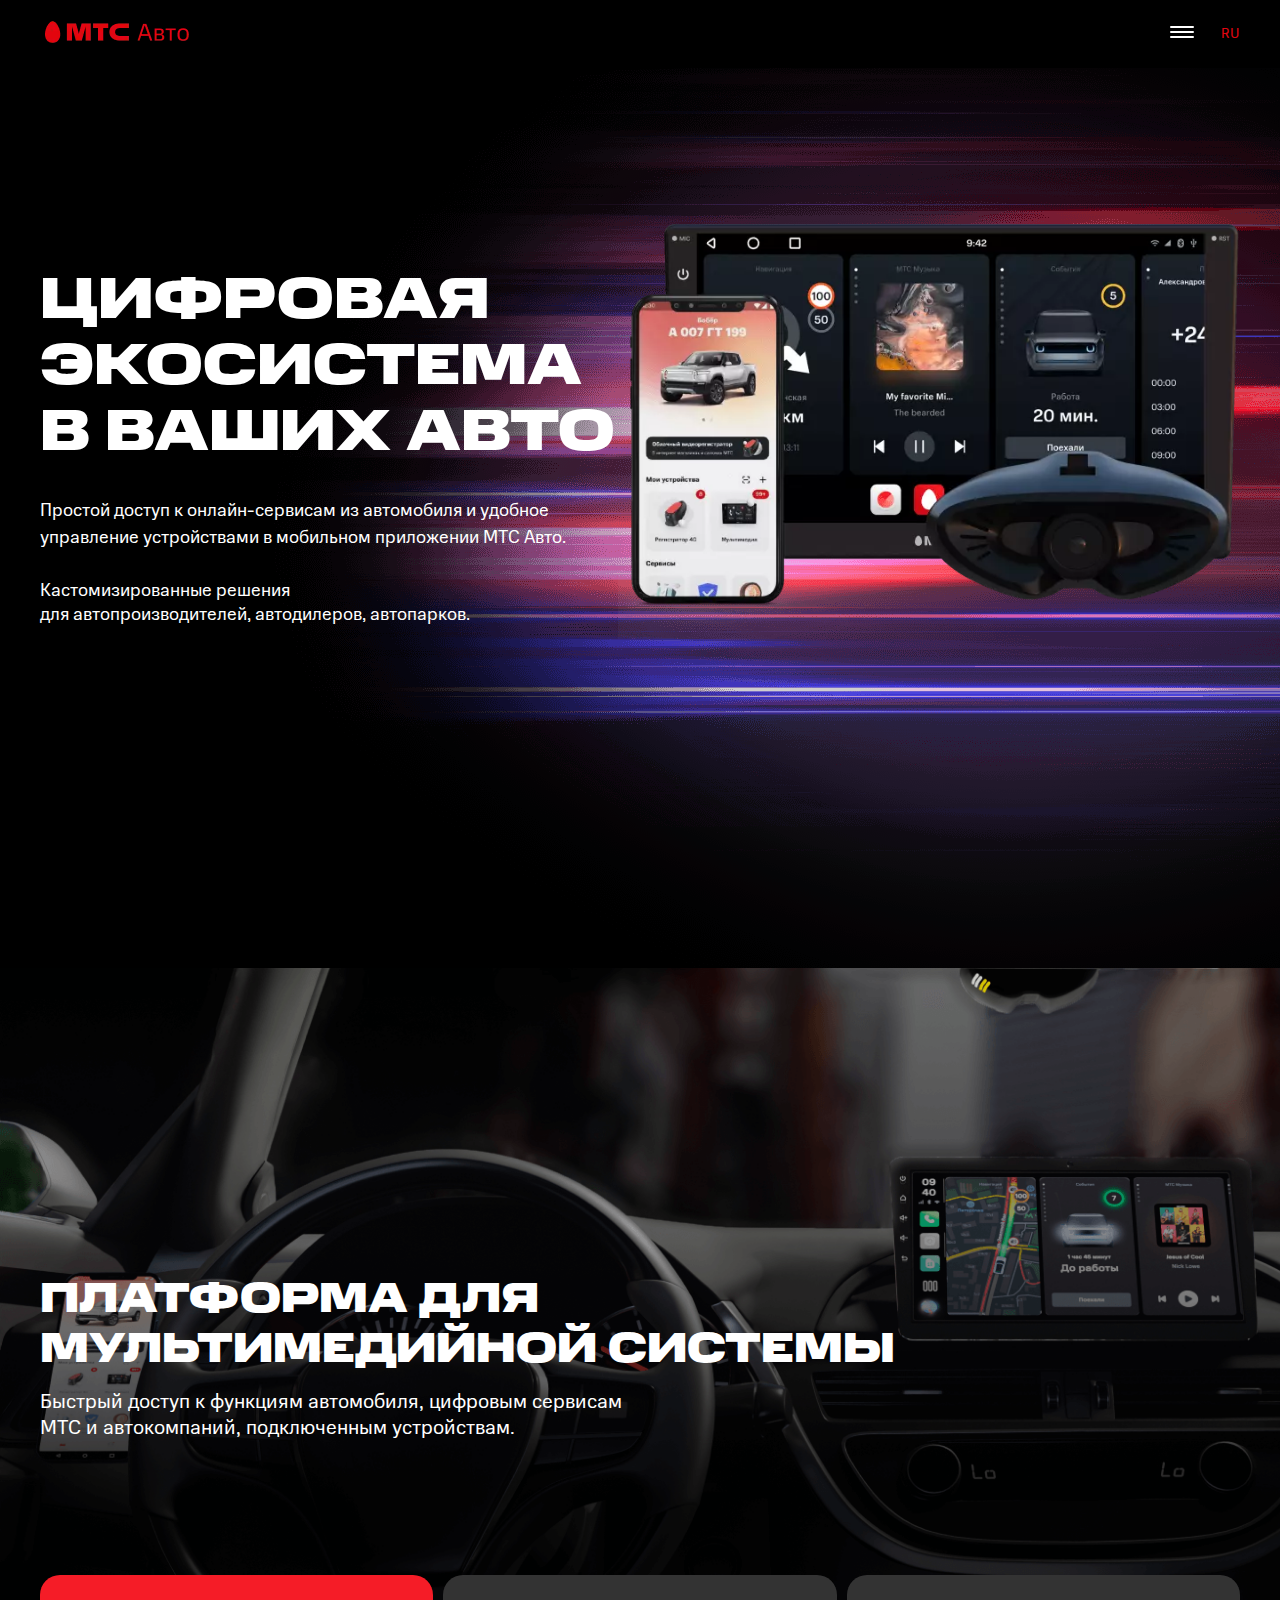
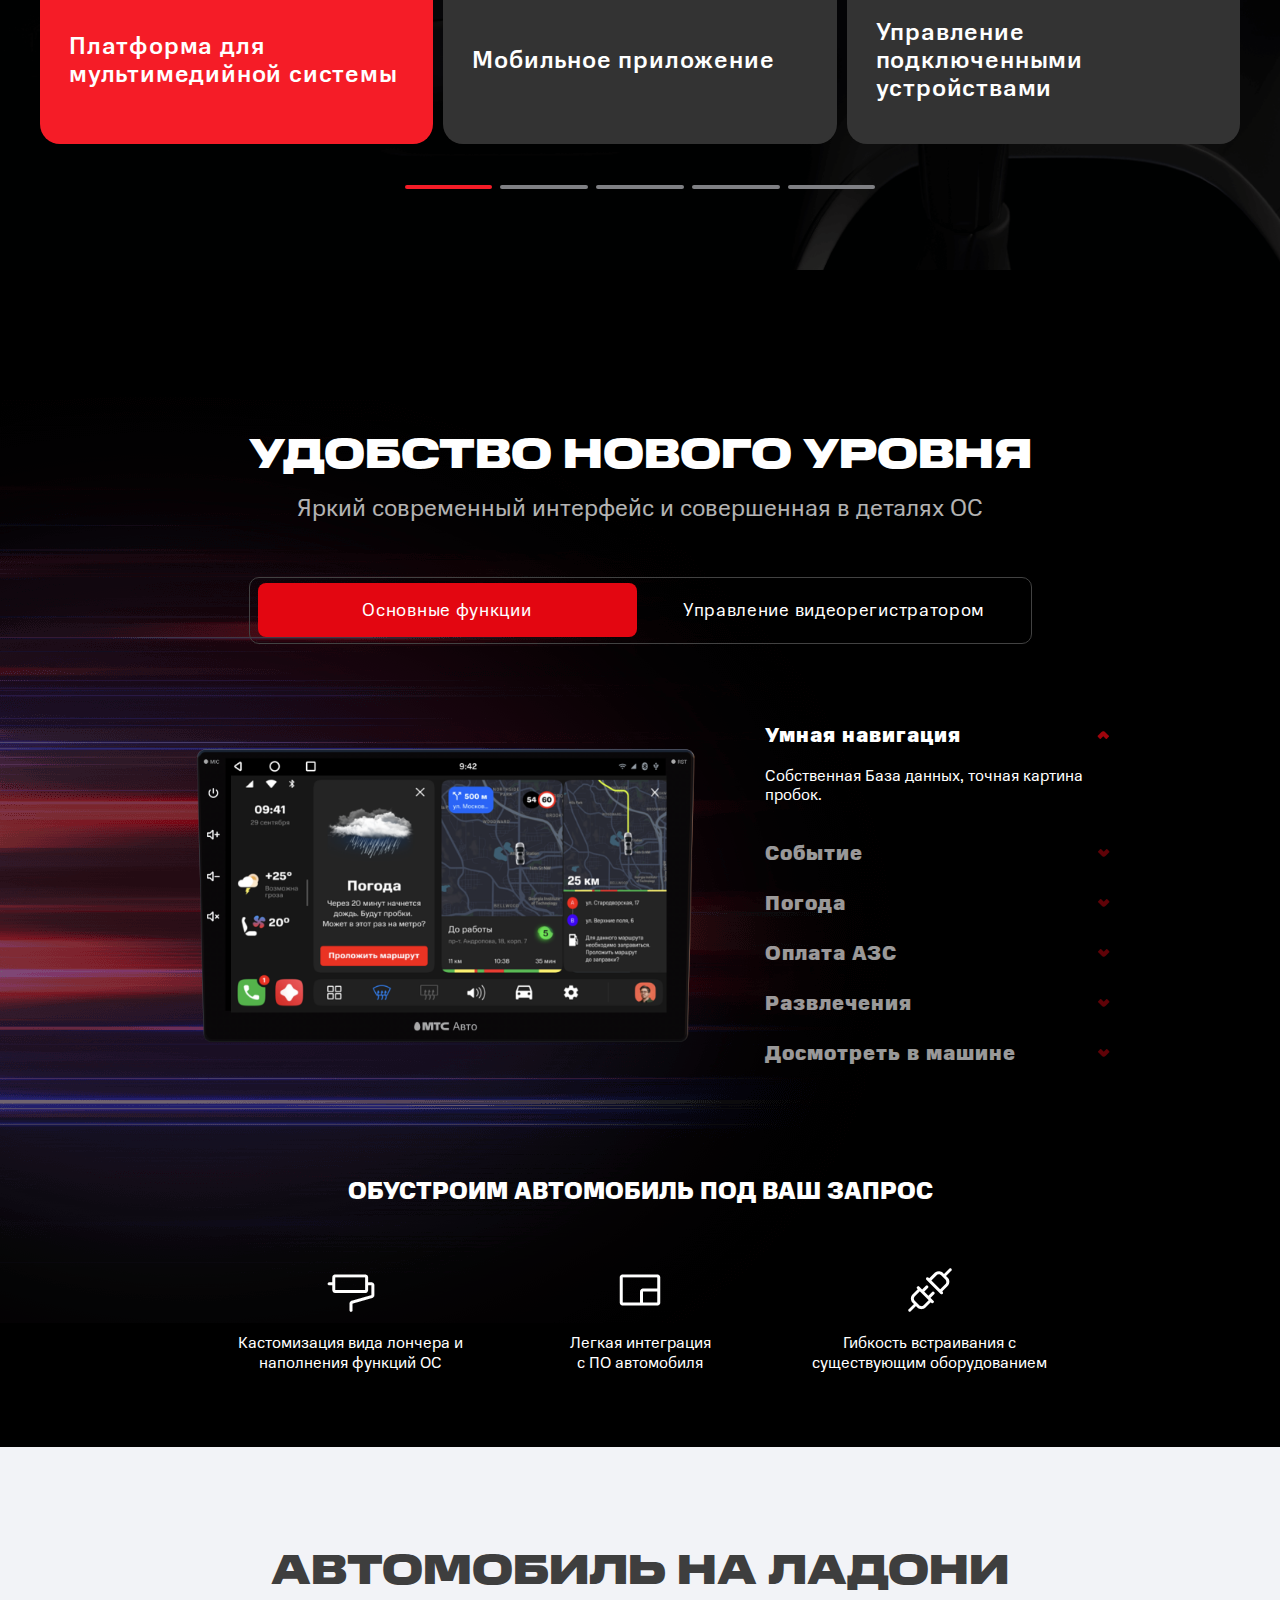
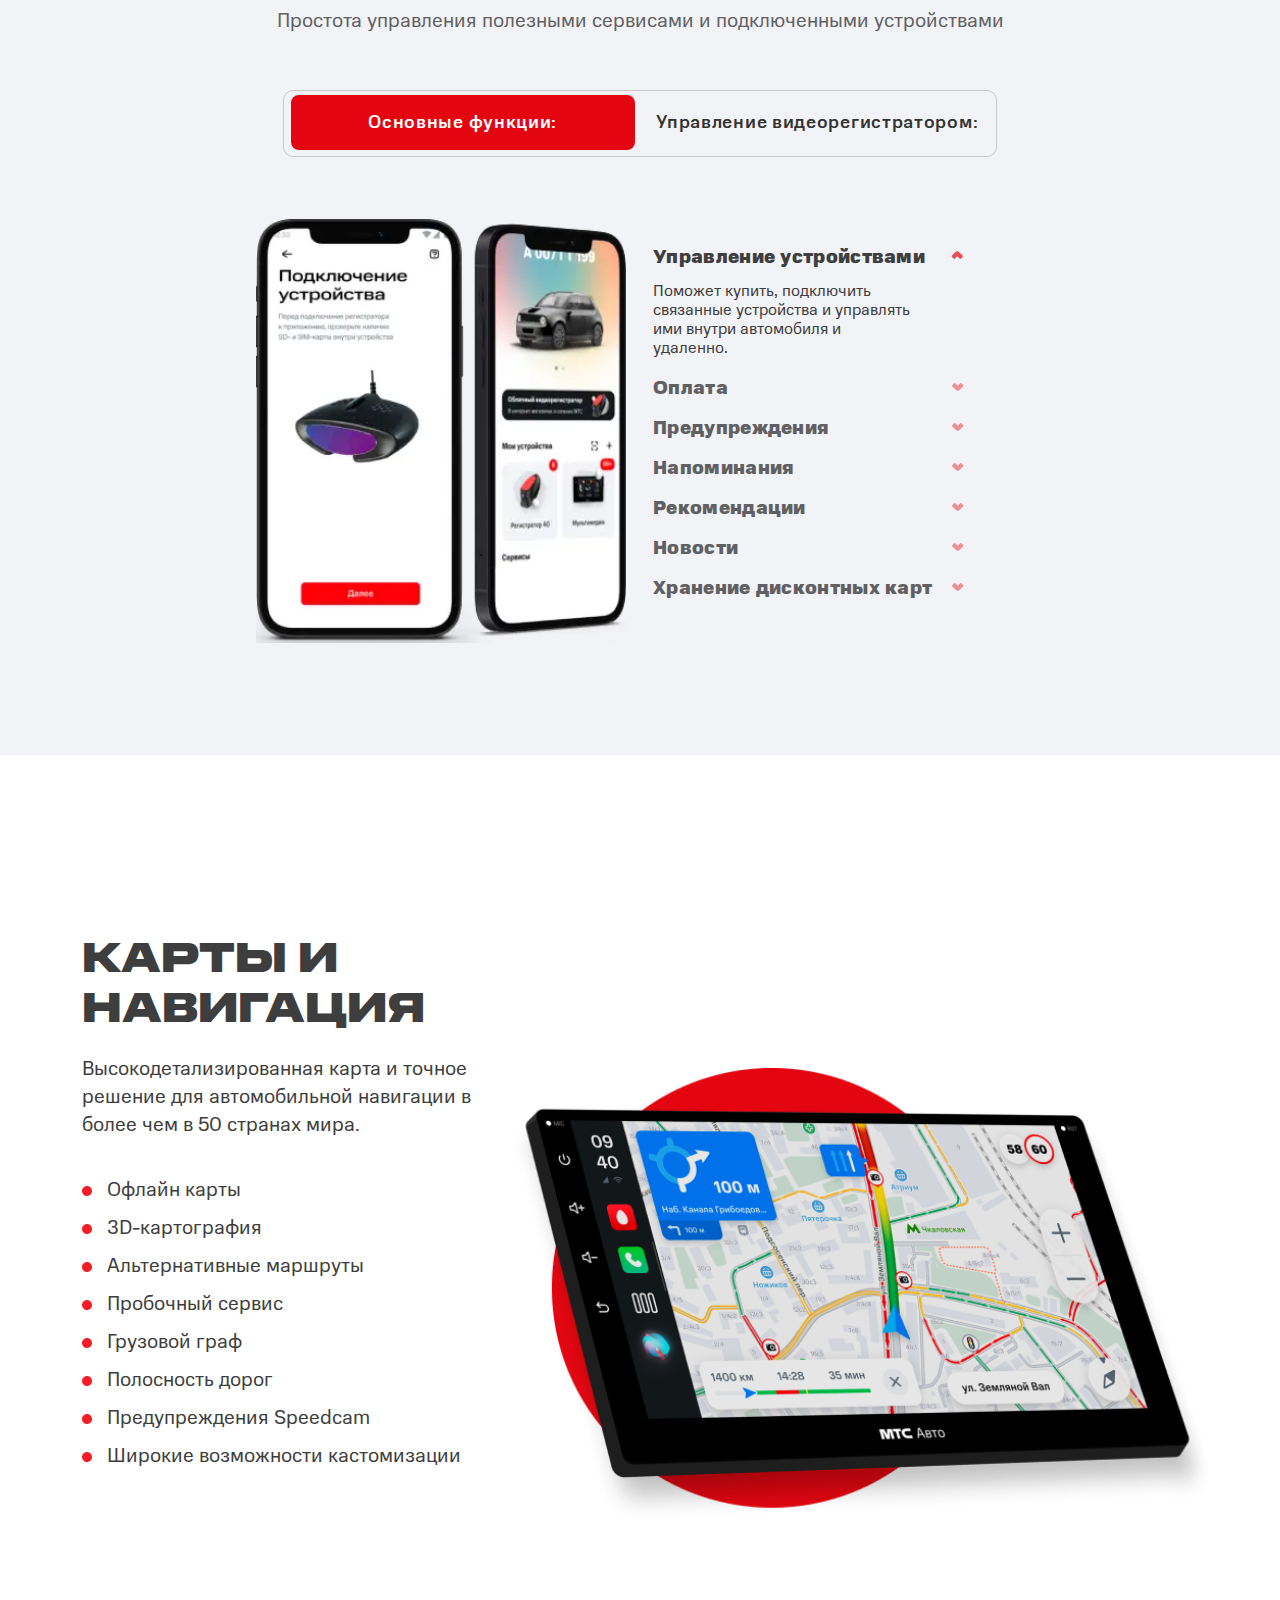
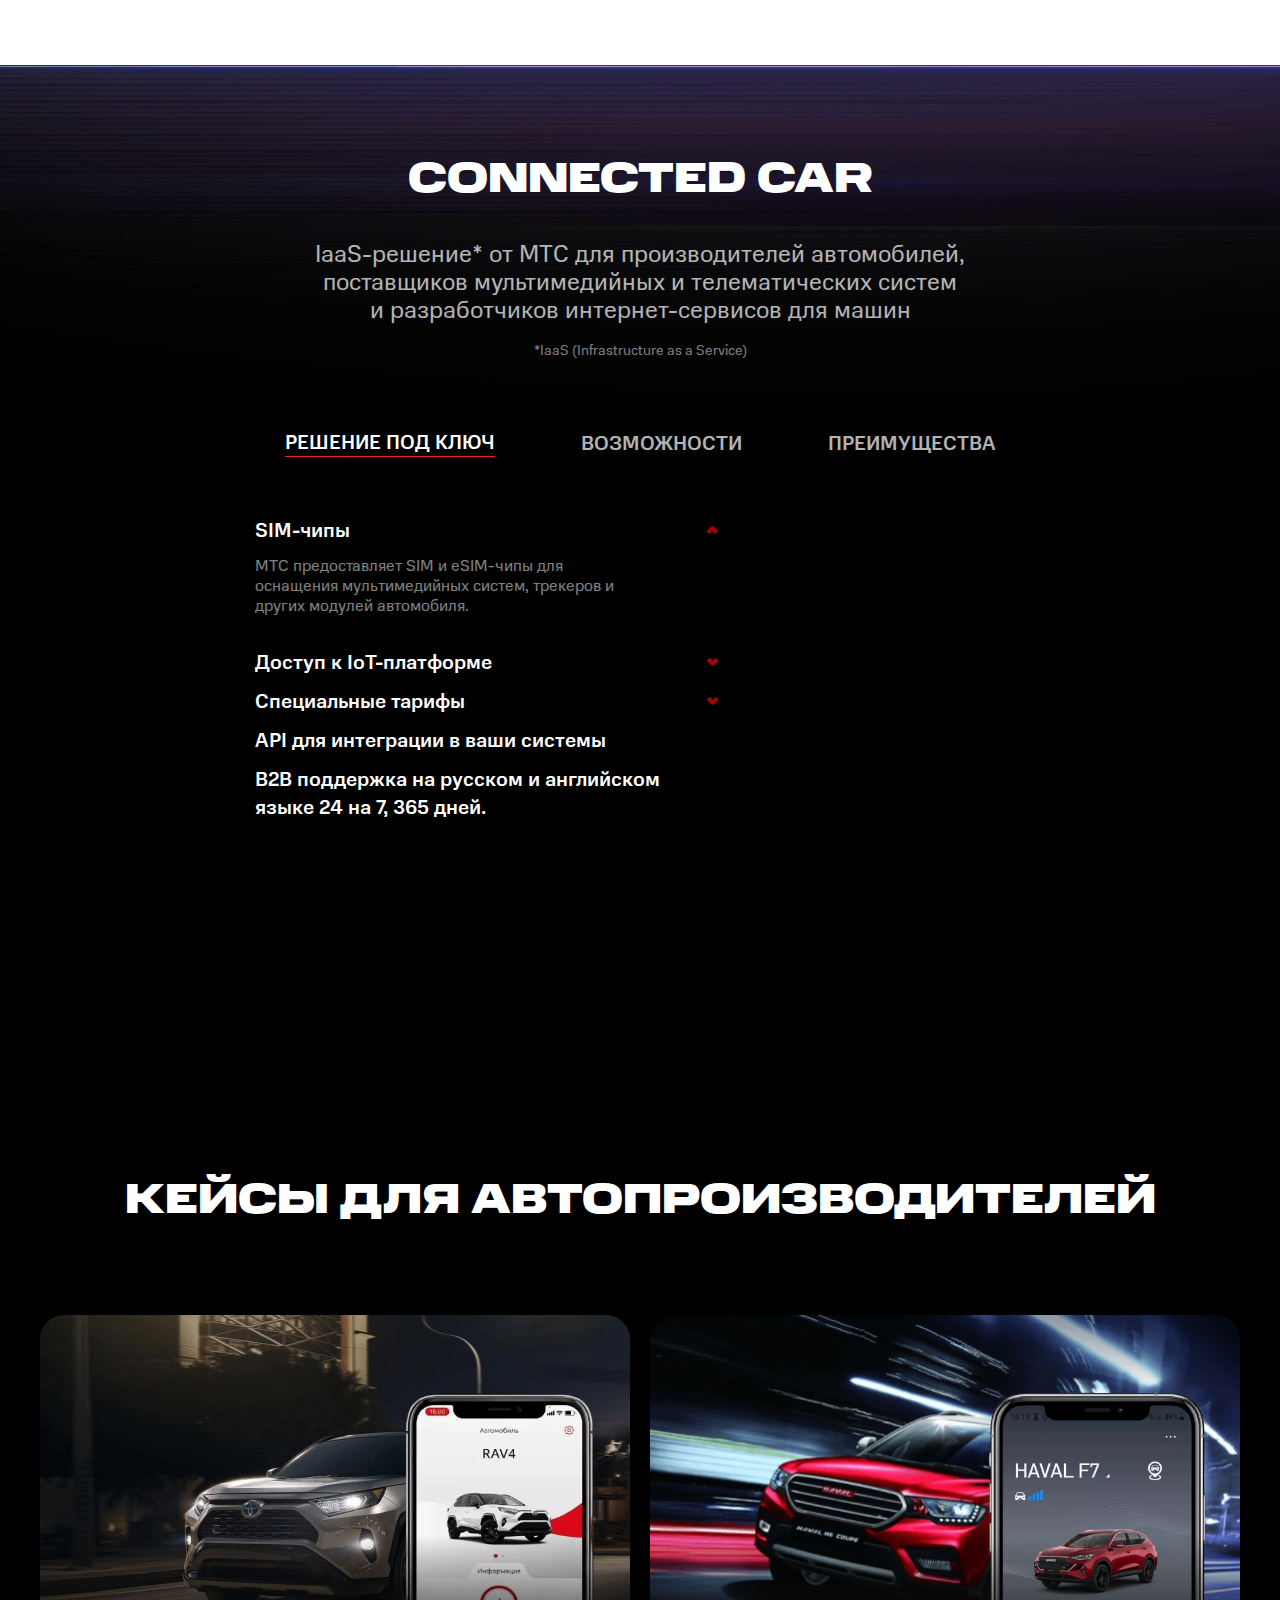
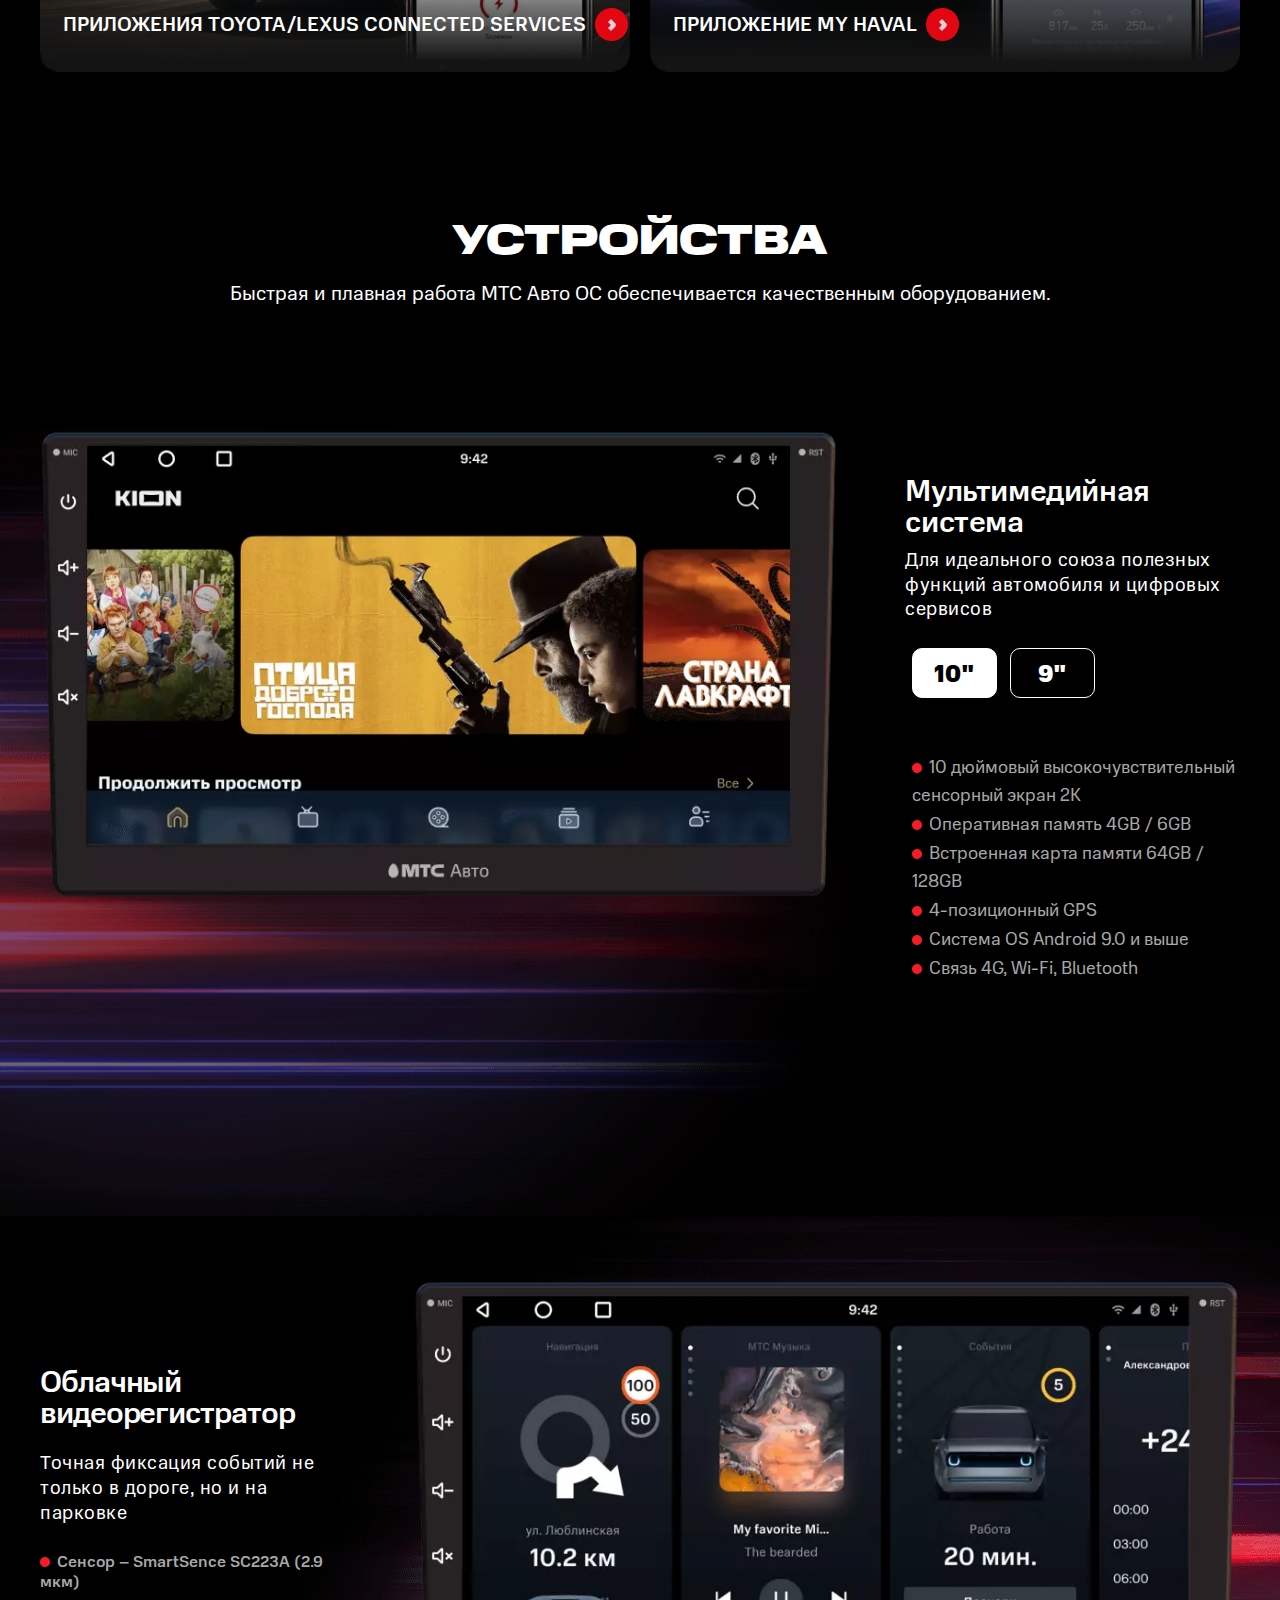
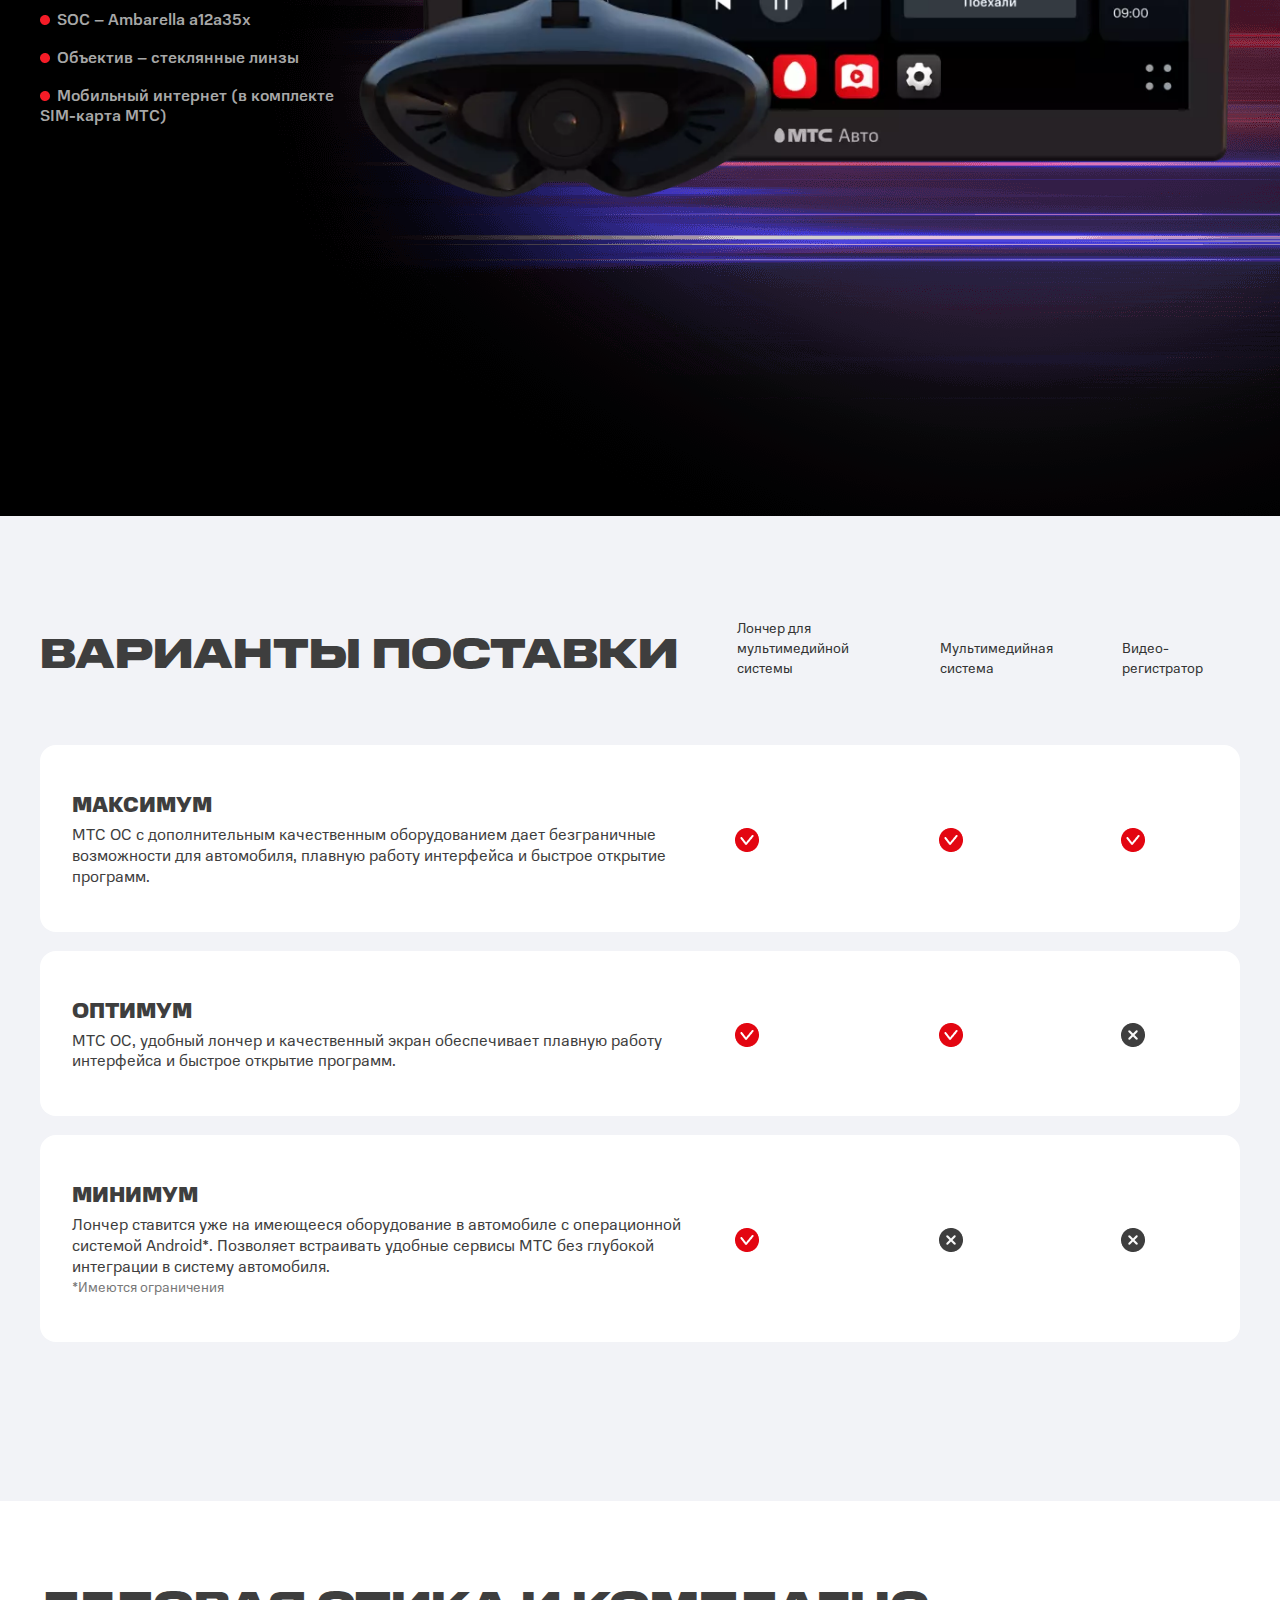
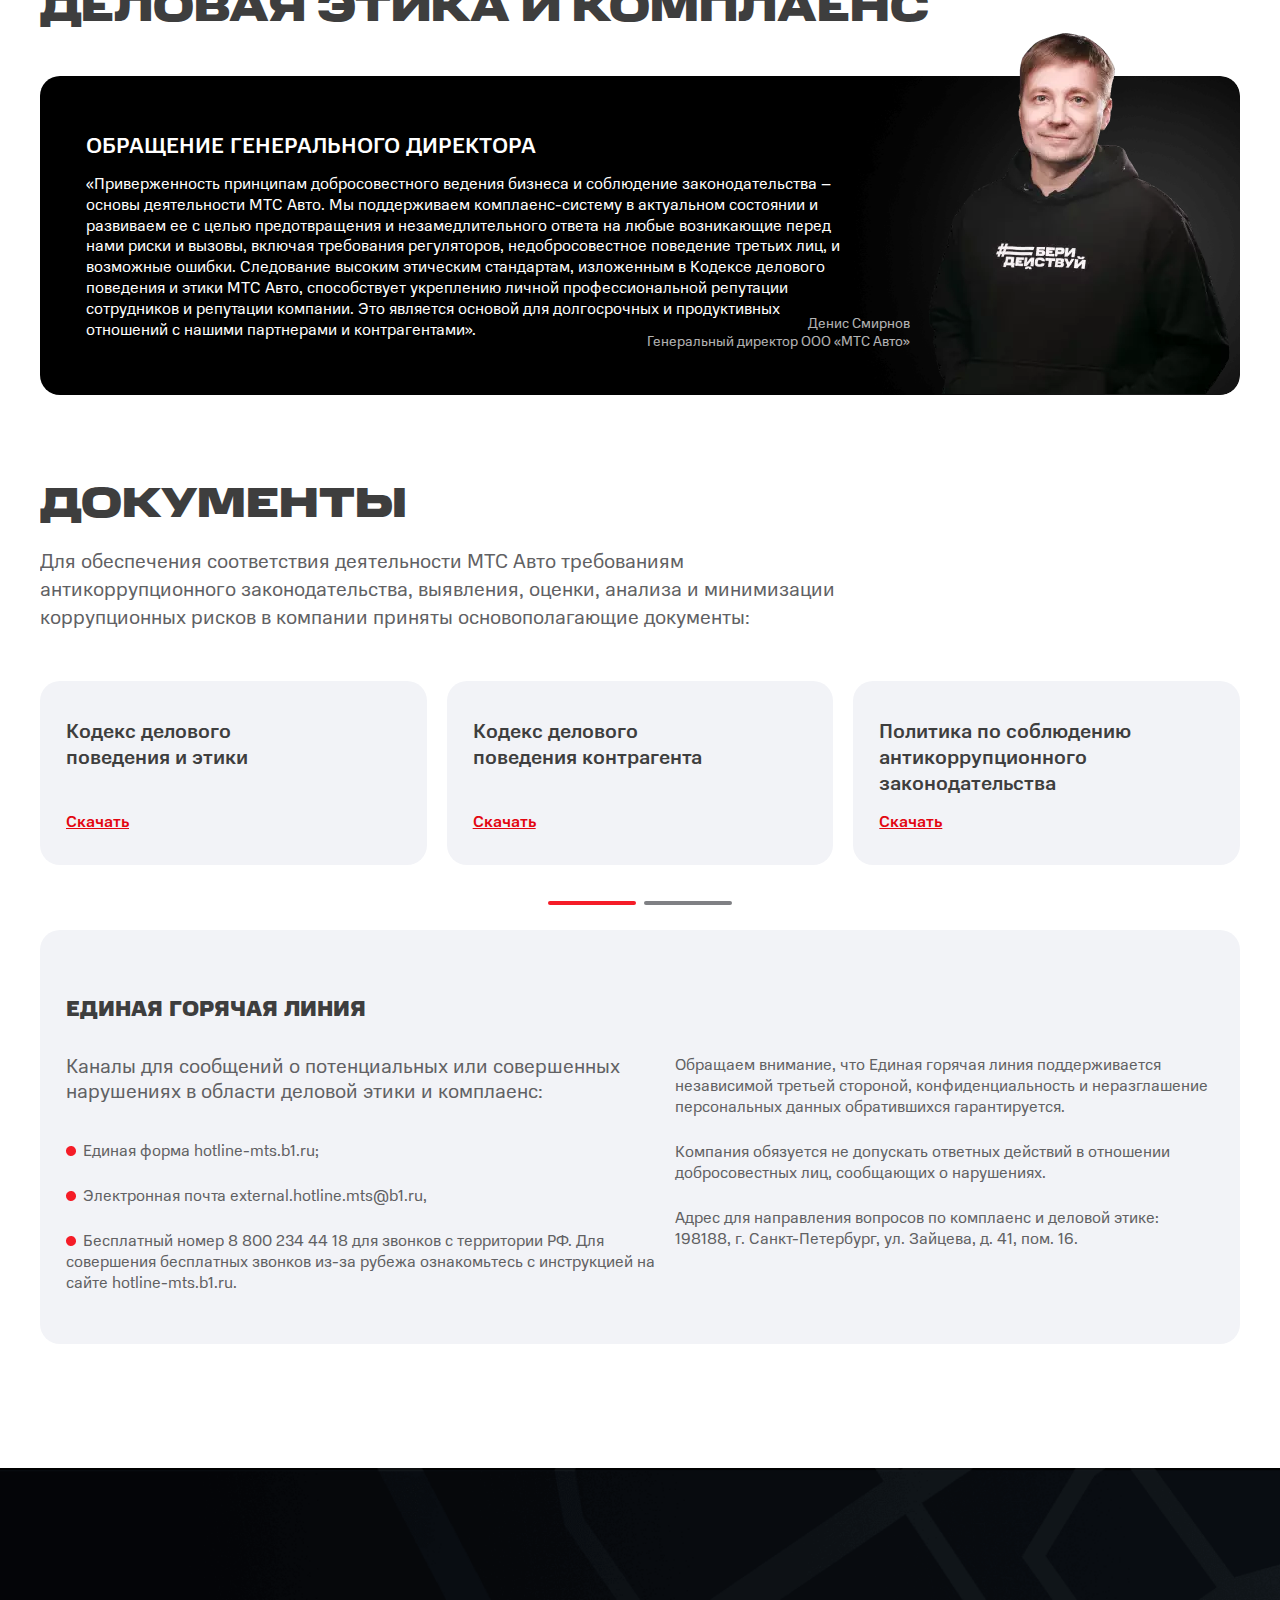
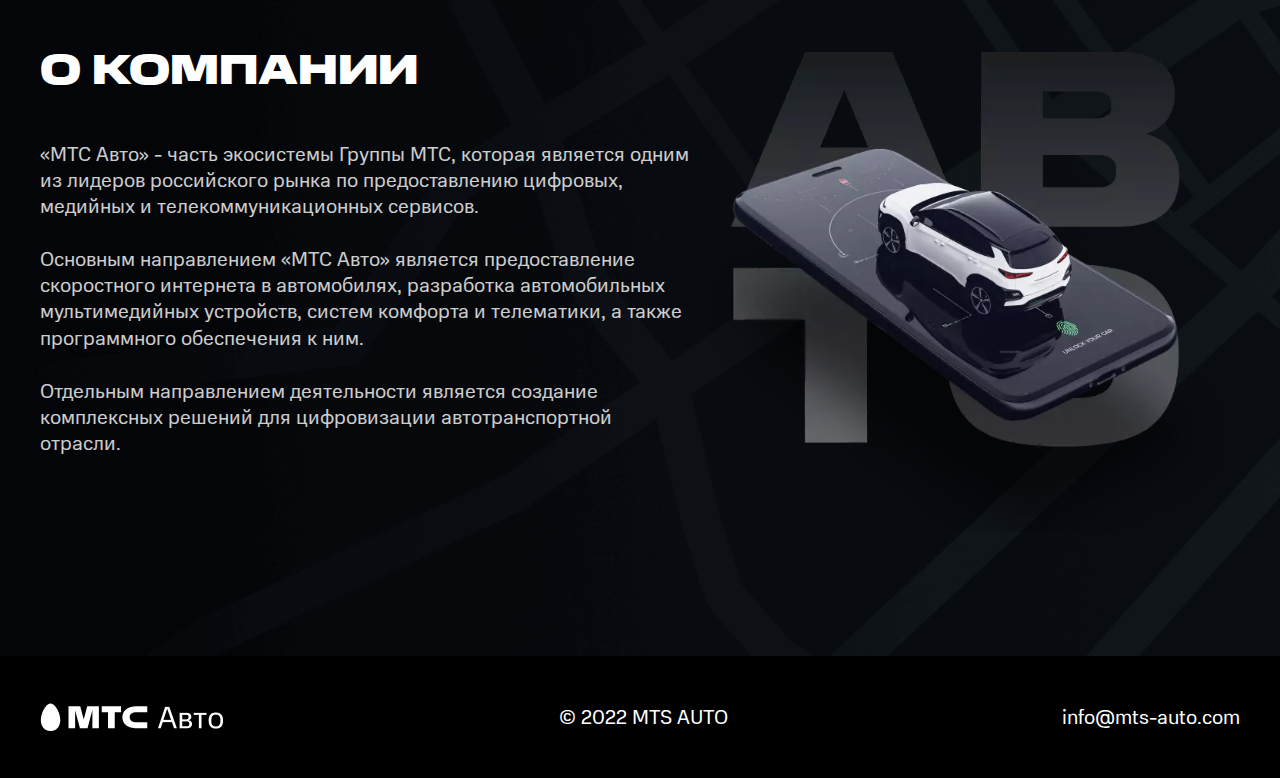
<file: index.html>
<!DOCTYPE html>
<html lang="ru">
<head>
    <meta http-equiv="content-type" content="text/html; charset=utf-8">
    <title>МТС Авто</title>
    <meta
      name="viewport"
      content="width=device-width, initial-scale=1, minimum-scale=1, maximum-scale=1">
      <meta http-equiv="imagetoolbar" content="no" />
    <link href="css/swiper-bundle.min.css" rel="stylesheet">
    <link href="css/reset.css" rel="stylesheet">
	<link href="css/style.css" rel="stylesheet">
	<link href="css/media.css" rel="stylesheet">
    <link rel="shortcut icon" href="img/favicon.ico">
    <script>
        !function(){"use strict";let e=document.getElementsByTagName("img");for(let t in e)e[t].oncontextmenu=function(){return!1};let t=document.createElement("div");if(t.style.cssText="pointer-events:auto","auto"!==t.style.pointerEvents){t=null;let e=function(e){let t=(e=e||window.event).target||e.srcElement;t&&/\slocked\s/.test(" "+t.className+" ")&&(e.stopPropagation?(e.preventDefault(),e.stopPropagation()):(e.returnValue=!0,e.cancelBubble=!0))};document.addEventListener?(document.addEventListener("mousedown",e,!1),document.addEventListener("contextmenu",e,!1)):(document.attachEvent("onmousedown",e),document.attachEvent("oncontextmenu",e))}}();
    </script>
    <script>
        function clickIE4(){if(2==event.button)return!1}function clickNS4(e){if((document.layers||document.getElementById&&!document.all)&&(2==e.which||3==e.which))return!1}document.layers?(document.captureEvents(Event.MOUSEDOWN),document.onmousedown=clickNS4):document.all&&!document.getElementById&&(document.onmousedown=clickIE4),document.oncontextmenu=new Function("return false"),document.onkeydown=function(e){if(123==e.keyCode)return false};
    </script>
</head>
<body>
    <div class="hid"></div>
    <div class="bg-black">
        <div class="header">
            <header>
                <div class="header__logo">
                    <a href="#">
                        <picture>
                            <source srcset="img/logo.webp" class="header__logo_img locked" type="image/webp" />
                            <img src="img/logo.png" alt="logo" class="header__logo_img locked">
                        </picture>
                    </a>
                </div>
                <nav class="header__menu">
                    <ul class="header__menu_list">
                        <li id="btos" class="header__nemu_list-item"><a href="#os">МТС ОС</a></li>
                        <li id="btmp" class="header__nemu_list-item"><a href="#mp">Мобильное приложение</a></li>
                        <li id="btmn" class="header__nemu_list-item"><a href="#mn">Карты и навигация</a></li>
                        <li id="btcc" class="header__nemu_list-item"><a href="#cc">Connected Car</a></li>
                        <li id="btu"  class="header__nemu_list-item"><a href="#u">Устройства</a></li>
                        <li id="btdel" class="header__nemu_list-item"><a href="#del">Варианты поставок</a></li>
                        <li id="btak" class="header__nemu_list-item"><a href="#ak">Деловая этика и комплаенс</a></li>
                        <li id="btac" class="header__nemu_list-item"><a href="#ac">О компании</a></li>
                    </ul>
                </nav>
                <div class="header-r">
                    <div class="header__burger">
                        <span></span>
                    </div>
                    <span class="lang_item-item ac-lang">
                        RU
                    </span>
                    <ul class="lang">
                        <li class="lang_item"><a href="https://qscape.ru/mts/index-en.html">en</a></li>
                    </ul>
                </div>
            </header>
        </div>
        <main>
            <div class="bg-image pt">
                <div class="wrapper">
                    <section class="baner">
                        <div class="baner__left">
                            <h1>ЦИФРОВАЯ ЭКОСИСТЕМА В ВАШИХ АВТО</h1>
                            <p class="baner__left_text">Простой доступ к онлайн-сервисам из автомобиля и удобное управление устройствами в мобильном приложении МТС Авто.</p>
                            <p class="baner__left_text lh">Кастомизированные решения <br> для автопроизводителей, автодилеров, автопарков.</p>
                        </div>
                        <div class="baner__right">
                            <picture>
                                <source srcset="img/gadjets.webp" class="baner__right_img locked" type="image/webp" />
                                <img src="img/gadjets.png" alt="gadjets" class="baner__right_img locked">
                            </picture>
                        </div>
                    </section>
                </div>
            </div>
            <section class="bl" id="os">
                <div  class="swiper mySwiper2">
                    <div class="swiper-wrapper">
                        <div class="swiper-slide" style="background: url(img/slider1.png);background-repeat: no-repeat;background-size: cover;">
                            <div class="wrapper">
                                <div class="swip">
                                    <div class="swiper__desc">
                                        <h2 class="swiper__header">Платформа для <br> мультимедийной системы</h2>
                                        <p class="swiper__text">Быстрый доступ к функциям автомобиля, цифровым сервисам МТС и автокомпаний, подключенным устройствам.</p>
                                    </div>
                                </div>
                            </div>    
                        </div>
                        <div class="swiper-slide" style="background: url(img/slider2.png);background-repeat: no-repeat;background-size: cover;">
                            <div class="wrapper">
                                <div class="swip">
                                    <div class="swiper__desc">
                                        <h2 class="swiper__header">Мобильное приложение</h2>
                                        <p class="swiper__text">Управление экосистемой цифровых сервисов автомобиля.</p>
                                    </div>
                                </div>
                            </div>    
                        </div>
                        <div class="swiper-slide" style="background: url(img/slider3.png);background-repeat: no-repeat;background-size: cover;">
                            <div class="wrapper">
                                <div class="swip">
                                    <div class="swiper__desc">
                                        <h2 class="swiper__header">Управление подключенными устройствами </h2>
                                        <p class="swiper__text"> Облачный видеорегистратор и другие устройства легко встраиваются в экосистему автомобиля.</p>
                                    </div>
                                </div>      
                            </div>
                        </div>
                        <div class="swiper-slide" style="background: url(img/slider4.png);background-repeat: no-repeat;background-size: cover;">
                            <div class="wrapper">
                                <div class="swip">
                                    <div class="swiper__desc">
                                        <h2 class="swiper__header">Карты и навигация</h2>
                                        <p class="swiper__text">Высокодетализированная карта и точное решение для автомобильной навигации более чем в 50 странах мира.</p>
                                    </div>
                                </div>
                            </div>    
                        </div>
                        <div class="swiper-slide" style="background: url(img/slider5.png);background-repeat: no-repeat;background-size: cover;">
                            <div class="wrapper">
                                <div class="swip">
                                    <div class="swiper__desc">
                                        <h2 class="swiper__header">Connected car</h2>
                                        <p class="swiper__text">Телематический комплекс для автомобиля.</p>
                                    </div>
                                </div>
                            </div>    
                        </div>
                    </div>      
                    <div class="wrapper main_slider__nav">
                        <div thumbsSlider=""class=" swiper__block ">
                            <div class="swiper-wrapper">
                                <div class="he swiper-slide">
                                    <a href="#" class="swiper__block_content pm">
                                        Платформа для<br> мультимедийной системы
                                    </a>
                                </div>
                                <div class="he swiper-slide">
                                    <a href="#" class="swiper__block_content mp">
                                        Мобильное приложение
                                    </a>
                                </div>
                                <div class="he swiper-slide">
                                    <a href="#" class="swiper__block_content up">
                                        Управление подключенными устройствами 
                                    </a>
                                </div>
                                <div class="he swiper-slide">
                                    <a href="#" class="swiper__block_content kn">
                                        Карты и навигация
                                    </a>
                                </div>
                                <div class="he swiper-slide">
                                    <a href="#" class="swiper__block_content cc">
                                        Connected car                                
                                    </a>
                                </div>
                            </div>
                        </div>
                        <div class="swiper-pagination"></div>
                    </div>
                </div>
            </section>
            <div class="bg-image-left lvl">
                <div class="wrapper">
                    <section class="lvl">
                        <div class="lvl__header">
                            <h2>УДОБСТВО НОВОГО УРОВНЯ</h2>
                            <h3>Яркий современный интерфейс и совершенная в деталях ОС</h3>
                            <div class="lvl__header_buttons">
                                <button class="lvl_header_buttons-item active" id="func">Основные функции</button>    
                                <button class="lvl_header_buttons-item" id="videoreg">Управление видеорегистратором</button>   
                            </div>
                        </div>
                        <div class="lvl__block_func active">
                            <ul class="lvl__block_ul">
                                <li class="lvl__block_func-item">
                                    <figure>
                                        <picture class="photo photoOne active">
                                            <source srcset="img/lvl2.webp" class="locked" type="image/webp" />
                                            <img src="img/lvl2.png" class="locked" alt="screen">
                                        </picture>
                                        <figcaption class="drop">
                                            <span class="lvl__button1 active frst">Умная навигация</span><p class="desc active">Собственная База данных, точная картина пробок.</p>
                                        </figcaption>
                                    </figure>
                                </li>
                                <li class="lvl__block_func-item">
                                    <figure>
                                        <picture class="photo photoOne">
                                            <source srcset="img/zaglushka.webp"class="locked" type="image/webp" />
                                            <img src="img/zaglushka.png" class="locked" alt="screen">
                                        </picture>
                                        <figcaption class="drop">
                                            <span class="lvl__button1">Событие</span><p class="desc">Напомнит о важном совещании из календаря.</p>
                                        </figcaption>
                                    </figure>
                                </li>
                                <li class="lvl__block_func-item">
                                    <figure>
                                        <picture class="photo photoOne">
                                            <source class="locked" srcset="img/lvl3.webp" type="image/webp" />
                                            <img class="locked" src="img/lvl3.png" alt="screen">
                                        </picture>
                                        <figcaption class="drop">
                                            <span class="lvl__button1">Погода</span><p class="desc">Предупредит об изменении погодных условий.</p>
                                        </figcaption>
                                    </figure>
                                </li>
                                <li class="lvl__block_func-item">
                                    <figure>
                                        <picture class="photo photoOne">
                                            <source class="locked" srcset="img/lvl4.webp" type="image/webp" />
                                            <img class="locked" src="img/lvl4.png" alt="screen">
                                        </picture>
                                        <figcaption class="drop">
                                            <span class="lvl__button1">Оплата АЗС</span><p class="desc">Внутри автомобиля за счет интеграции с АЗС.</p>
                                        </figcaption>
                                    </figure>
                                </li>
                                <li class="lvl__block_func-item">
                                    <figure>
                                        <picture class="photo photoOne">
                                            <source class="locked" srcset="img/lvl5.webp" type="image/webp" />
                                            <img class="locked" src="img/lvl5.png" alt="screen">
                                        </picture>
                                        <figcaption class="drop">
                                            <span class="lvl__button1">Развлечения</span><p class="desc">Музыка, радио и аудиокниги.</p>
                                        </figcaption>
                                    </figure>
                                </li>
                                <li class="lvl__block_func-item">
                                    <figure>
                                        <picture class="photo photoOne">              
                                            <source class="locked" srcset="img/zaglushka.webp" type="image/webp" />      
                                            <img class="locked" src="img/zaglushka.png" alt="screen">
                                        </picture>
                                        <figcaption class="drop">
                                            <span class="lvl__button1">Досмотреть в машине</span><p class="desc">Предложит оплатить или продлить подписку на KION и досмотреть сериал на экране мультимедиа.</p>
                                        </figcaption>
                                    </figure>
                                </li>
                            </ul>
                        </div>
                        <div class="lvl__block_videoreg">
                            <ul class="lvl__block_ul">
                                <li class="lvl__block_func-item">
                                    <figure>
                                        <picture class="photo photoTwo active">           
                                            <source class="locked" srcset="img/zaglushka_reg.webp" type="image/webp" />                                 
                                            <img class="locked" src="img/zaglushka_reg.png" alt="screen">
                                        </picture>
                                        <figcaption class="drop">
                                            <span class="lvl__button2 frst active">Гео-трекинг, скоринг</span><p class="desc active"> Визуализация местоположения и скорости автомобиля на карте с возможностью просмотра видео в реальном времени.</p>
                                        </figcaption>
                                    </figure>
                                </li>    
                                <li class="lvl__block_func-item">
                                    <figure>
                                        <picture class="photo photoTwo">                  
                                            <source class="locked" srcset="img/zaglushka_reg.webp" type="image/webp" />                          
                                            <img class="locked" src="img/zaglushka_reg.png" alt="screen">
                                        </picture>
                                        <figcaption class="drop">
                                            <span class="lvl__button2">Запись ДТП</span><p class="desc"> В случае аварии, столкновения, резкого торможения, крутого поворота или неправильного поведения за рулем видео будет автоматически записано и передано в облако.</p>
                                        </figcaption>
                                    </figure>
                                </li>
                                <li class="lvl__block_func-item">
                                    <figure>
                                        <picture class="photo photoTwo">                  
                                            <source class="locked" srcset="img/zaglushka_reg.webp" type="image/webp" />                          
                                            <img class="locked" src="img/zaglushka_reg.png" alt="screen">
                                        </picture>
                                        <figcaption class="drop">
                                            <span class="lvl__button2">Облачное хранилище</span><p class="desc">Сохранение записи событий в реальном времени в облако. Возможность воспроизвести или скачать файлы из облака в любое время на смартфоне или компьютере.</p>
                                        </figcaption>
                                    </figure>
                                </li>
                                <li class="lvl__block_func-item">
                                    <figure>
                                        <picture class="photo photoTwo">                                            
                                            <source class="locked" srcset="img/zaglushka_reg.webp" type="image/webp" />                          
                                            <img class="locked" src="img/zaglushka_reg.png" alt="screen">
                                        </picture>
                                        <figcaption class="drop">
                                            <span class="lvl__button2">Присмотр на парковке</span><p class="desc">Автоматическая запись видео при ударе на парковке даже выключенного автомобиля. Уведомление об ударе, повреждениях машины. Удаленное отслеживание хода автомобиля.</p>
                                        </figcaption>
                                    </figure>
                                </li>
                                <li class="lvl__block_func-item">
                                    <figure>
                                        <picture class="photo photoTwo">                  
                                            <source class="locked" srcset="img/zaglushka_reg.webp" type="image/webp" />                          
                                            <img  class="locked" src="img/zaglushka_reg.png" alt="screen">
                                        </picture>
                                        <figcaption class="drop">
                                            <span class="lvl__button2">История маршрутов</span><p class="desc">Сохранение информации о совершенных поездках.</p>
                                        </figcaption>
                                    </figure>
                                </li>
                            </ul>
                        </div>
                        <div class="lvl__footer">
                            <h3>Обустроим автомобиль под ваш запрос</h3>
                            <div class="lvl__footer_carst">
                                <figure>
                                    <picture>
                                        <source class="locked" srcset="img/PaintRoller.webp" type="image/webp" />
                                        <img class="locked" src="img/PaintRoller.png" alt="screen">
                                    </picture>
                                    <figcaption>
                                        <span>Кастомизация вида лончера и наполнения функций ОС</span>
                                    </figcaption>
                                </figure>
                                <figure class="lvl__footer_center">
                                    <picture>
                                        <source class="locked" srcset="img/PictureInPicture.webp" type="image/webp" />
                                        <img class="locked" src="img/PictureInPicture.png" alt="screen">
                                    </picture>
                                    <figcaption>
                                        <span >Легкая интеграция с ПО автомобиля</span>
                                    </figcaption>
                                </figure>
                                <figure>
                                    <picture>
                                        <source class="locked" srcset="img/Plugs.webp" type="image/webp" />
                                        <img class="locked" src="img/Plugs.png" alt="screen">
                                    </picture>
                                    <figcaption>
                                        <span>Гибкость встраивания с существующим оборудованием</span>
                                    </figcaption>
                                </figure>
                            </div>
                        </div>
                    </section>
                </div>
            </div>
            <div class="bg-light mb">
                <div class="wrapper">
                    <section class="palm" id="mp">
                        <div class="palm__header">
                            <h2>Автомобиль на ладони</h2>
                            <h3>Простота управления полезными сервисами и подключенными устройствами</h3>
                            <div class="palm__header_buttons">
                                <button class="palm_header_buttons-item active" id="func_palm">Основные функции:</button>    
                                <button class="palm_header_buttons-item" id="videoreg_palm">Управление видеорегистратором:</button>   
                            </div>
                        </div>
                        <div class="palm__block_func active">
                            <ul class="palm__block_ul">
                                <li class="palm__block_func-item">
                                    <figure>
                                        <picture class="photo photoAuto active">
                                            <source class="locked" srcset="img/iphone1.webp" type="image/webp" />
                                            <img class="locked" src="img/iphone1.png" alt="phone">
                                        </picture>
                                        <figcaption class="drop">
                                            <span class="palm__button1 active frst">Управление устройствами</span><p class="palm__desc active">Поможет купить, подключить связанные устройства и управлять ими внутри автомобиля и удаленно.</p>
                                        </figcaption>
                                    </figure>
                                </li>    
                                <li class="palm__block_func-item">
                                    <figure>
                                        <picture class="photo photoAuto">
                                            <source class="locked" srcset="img/iphone_zagl.webp" type="image/webp" />
                                            <img class="locked" src="img/iphone_zagl.png" alt="phone">
                                        </picture>
                                        <figcaption class="drop">
                                            <span class="palm__button1">Оплата</span><p class="palm__desc">Поможет оплатить платную дорогу и штрафы.</p>
                                        </figcaption>
                                    </figure>
                                </li>
                                <li class="palm__block_func-item">
                                    <figure>
                                        <picture class="photo photoAuto">
                                            <source class="locked" srcset="img/iphone_zagl.webp" type="image/webp" />
                                            <img class="locked" src="img/iphone_zagl.png" alt="phone">
                                        </picture>
                                        <figcaption class="drop">
                                            <span class="palm__button1">Предупреждения</span><p class="palm__desc">Предупредит о важных объектах на дороге от поста ДПC и камер до ям и ремонтных работ.</p>
                                        </figcaption>
                                    </figure>
                                </li>
                                <li class="palm__block_func-item">
                                    <figure>
                                        <picture class="photo photoAuto">
                                            <source class="locked" srcset="img/iphone4.webp" type="image/webp" />
                                            <img class="locked" src="img/iphone4.png" alt="phone">
                                        </picture>
                                        <figcaption class="drop">
                                            <span class="palm__button1">Напоминания</span><p class="palm__desc">Уведомит о техобслуживании и подберет необходимые детали для ремонта. Напомнит о необходимости купить страховой полис.</p>
                                        </figcaption>
                                    </figure>
                                </li>
                                <li class="palm__block_func-item">
                                    <figure>
                                        <picture class="photo photoAuto">
                                            <source class="locked" srcset="img/iphone_zagl.webp" type="image/webp" />
                                            <img class="locked" src="img/iphone_zagl.png" alt="phone">
                                        </picture>
                                        <figcaption class="drop">
                                            <span class="palm__button1">Рекомендации</span><p class="palm__desc">Предложит выбор автосервиса с переходом в нативное приложение.</p>
                                        </figcaption>
                                    </figure>
                                </li>
                                <li class="palm__block_func-item">
                                    <figure>
                                        <picture class="photo photoAuto">  
                                            <source class="locked" srcset="img/iphone_zagl.webp" type="image/webp" />                  
                                            <img class="locked" src="img/iphone_zagl.png" alt="phone">
                                        </picture>
                                        <figcaption class="drop">
                                            <span class="palm__button1">Новости</span><p class="palm__desc">Поделится актуальными и важными новостями.</p>
                                        </figcaption>
                                    </figure>
                                </li>
                                <li class="palm__block_func-item">
                                    <figure>
                                        <picture class="photo photoAuto"> 
                                            <source class="locked" srcset="img/iphone_zagl.webp" type="image/webp" />                   
                                            <img class="locked" src="img/iphone_zagl.png" alt="phone">
                                        </picture>
                                        <figcaption class="drop">
                                            <span class="palm__button1">Хранение дисконтных карт</span><p class="palm__desc">Предоставит удобный доступ ко всем дисконтным и бонусным картам.</p>
                                        </figcaption>
                                    </figure>
                                </li>
                            </ul>
                        </div>
                        <div class="palm__block_videoreg">
                            <ul class="palm__block_ul">
                                <li class="palm__block_func-item">
                                    <figure>
                                        <picture class="photo photoAutoTwo active">   
                                            <source class="locked" srcset="img/iphone_zagl_v.webp" type="image/webp" />                                         
                                            <img class="locked" src="img/iphone_zagl_v.png" alt="phone">
                                        </picture>
                                        <figcaption class="drop">
                                            <span class="palm__button2 frst active">Оповещения</span><p class="palm__desc active">Уведомит об эвакуации, местоположении авто, посчитает примерную стоимость и время на дорогу.</p>
                                        </figcaption>
                                    </figure>
                                </li>    
                                <li class="palm__block_func-item">
                                    <figure>
                                        <picture class="photo photoAutoTwo">        
                                            <source class="locked" srcset="img/iphone_zagl_v.webp" type="image/webp" />                                    
                                            <img class="locked" src="img/iphone_zagl_v.png" alt="phone">
                                        </picture>
                                        <figcaption class="drop">
                                            <span class="palm__button2">Облачный доступ</span><p class="palm__desc">Позволяет работать с облачным хранилищем видеорегистратора.</p>
                                        </figcaption>
                                    </figure>
                                </li>
                            </ul>
                        </div>
                    </section>
                </div>
            </div>
            <div class="bg-white" id="mn">
                <div class="wrapper">
                    <section class="maps">
                        <div>
                            <h2 class="maps__head">
                                КАРТЫ И НАВИГАЦИЯ
                            </h2>
                            <p class="maps_text">Высокодетализированная карта и точное решение для автомобильной навигации в более чем в 50 странах мира.</p>
                            <ul class="maps__ul">
                                <li class="maps__ul_item"><span>Офлайн карты</span></li>
                                <li class="maps__ul_item"><span>3D-картография</span> </li>
                                <li class="maps__ul_item"><span>Альтернативные маршруты</span></li>
                                <li class="maps__ul_item"><span>Пробочный сервис</span></li>
                                <li class="maps__ul_item"><span>Грузовой граф</span></li>
                                <li class="maps__ul_item"><span>Полосность дорог</span></li>
                                <li class="maps__ul_item"><span>Предупреждения Speedcam</span></li>
                                <li class="maps__ul_item"><span>Широкие возможности кастомизации</span></li>
                            </ul>
                        </div>
                        <div>
                            <picture class="maps__img">
                                <source class="locked" srcset="img/map.webp" type="image/webp" />         
                                <img class="locked" src="img/map.png" alt="map">
                            </picture>
                        </div>
                    </section>
                </div>
            </div>
            <div class="bg-image-top" id="cc">
                <div class="wrapper">
                    <section class="connection">
                        <h2>Connected Car</h2>
                        <p>IaaS-решение* от МТС для производителей автомобилей, поставщиков мультимедийных и телематических систем и разработчиков интернет-сервисов для машин</p>
                        <span class="min">*IaaS (Infrastructure as a Service)</span>
                        <div class="connection__buttons">
                            <button class="connection__buttons_item active" id="conn__button__1">Решение под ключ</button>
                            <button class="connection__buttons_item" id="conn__button__2">Возможности</button>
                            <button class="connection__buttons_item" id="conn__button__3">Преимущества</button>
                        </div>
                        <div class="connection__block active" id="conn_1">
                            <dl>
                                <dt class="connection__block_item active">
                                    SIM-чипы
                                </dt>
                                    <dd class="active">
                                        МТС предоставляет SIM и eSIM-чипы для оснащения мультимедийных систем, трекеров и других модулей автомобиля.
                                    </dd>
                                <dt class="connection__block_item">
                                    Доступ к IoT-платформе    
                                </dt>
                                    <dd>
                                        Платформа позволяет получать информацию о состоянии и местоположении SIM-карт, управлять каналами связи, контролировать расходы. Можно настраивать модели использования под индивидуальный цикл производства и поставки.
                                    </dd>
                                <dt class="connection__block_item">
                                    Специальные тарифы
                                </dt>
                                    <dd>
                                        Индивидуальный подход к тарифам в зависимости от объемов вашего проекта.
                                    </dd>
                                <dt class="connection__block_item-no">
                                    API для интеграции в ваши системы
                                </dt>
                                <dt class="connection__block_item-no">
                                    B2B поддержка на русском и английском языке 24 на 7, 365 дней.
                                </dt>        
                            </dl>
                        </div>
                        <div class="connection__block disable" id="conn_2">
                            <ul class="maps__ul">
                                <li class="connection__block__item-li"><span>Лидер М2М решений и IoT в России по числу SIM-карт</span></li>
                                <li class="connection__block__item-li"><span>Крупнейшая сеть 4G в РФ. Около 100 000  базовых станций  стандарта 2G/3G/LTE</span></li>
                                <li class="connection__block__item-li"><span>Собственная экспертиза разработки мобильных приложений и цифровых сервисов</span></li>
                                <li class="connection__block__item-li"><span>Геонавигационные сервисы и мониторинг транспорта </span></li>
                                <li class="connection__block__item-li"><span>Спутник</span></li>
                            </ul>
                        </div>
                        <div class="connection__block disable" id="conn_3">
                            <dl>
                                <dt class="connection__block_item active">
                                    Автоматизация по принципу «подключил и забыл» 
                                </dt>
                                    <dd class="active">
                                        Создание автоматических сценариев
                                    </dd>
                                <dt class="connection__block_item">
                                    Круглосуточный мониторинг и диагностика 
                                </dt>
                                    <dd>
                                        Система нотификаций о событиях
                                    </dd>
                                <dt class="connection__block_item">
                                    Оптимизирование подключённых транспортных средств
                                </dt>
                                    <dd>
                                        Создание индивидуальных профилей потребления
                                    </dd>    
                                <dt class="connection__block_item">
                                    Внедрение инноваций для исключительного обслуживания
                                </dt>
                                    <dd>
                                        Мы подберем для вас платформу подключенного автосервиса, которая позволит легко запускать новые услуги, оптимизировать надежность обслуживания, а также быстро обнаруживать и решать проблемы, чтобы ваши клиенты были довольны.
                                    </dd>  
                            </dl>   
                        </div>
                    </section>
                </div>
            </div>
            <div class="bl" >
                <div class="wrapper">
                    <section class="casses">
                        <h2>Кейсы для автопроизводителей</h2>
                        <div class="classes_blocks">
                            <div class="classes__blocks_item" id="Toyota">
                                <div>
                                    <h3>Приложения Toyota/Lexus Connected Services</h3>
                                    <picture class="classes__img_btn">
                                        <source class="locked" srcset="img/btn.webp" type="image/webp" />         
                                        <img class="locked" src="img/btn.png" alt="desc">
                                    </picture>
                                    <picture class="classes__img">
                                        <source class="locked" srcset="img/toyota.webp" type="image/webp" />         
                                        <img class="locked" src="img/toyota.png" alt="desc">
                                    </picture>
                                    <picture class="classes__img_grag">
                                        <source class="locked" srcset="img/grad.webp" type="image/webp" />         
                                        <img class="locked" src="img/grad.png" alt="desc">
                                    </picture>
                                </div>
                            </div>
                            <div class="classes__blocks_item" id="Haval">
                                <div>
                                    <h3>Приложение MY Haval</h3>
                                    <picture class="classes__img_btn">
                                        <source class="locked" srcset="img/btn.webp" type="image/webp" />         
                                        <img class="locked" src="img/btn.png" alt="desc">
                                    </picture>
                                    <picture class="classes__img">
                                        <source class="locked" srcset="img/hav.webp" type="image/webp" />         
                                        <img class="locked" src="img/hav.png" alt="desc">
                                    </picture>
                                    <picture class="classes__img_grag">
                                        <source class="locked" srcset="img/grad.webp" type="image/webp" />         
                                        <img class="locked" src="img/grad.png" alt="desc">
                                    </picture>
                                </div>
                            </div>
                            <div class="hid"></div>
                            <div class="calsses__modal" id="ToyotaContent">
                                <picture  id="ToyotaClose" class="close">
                                    <source class="locked" srcset="img/close.webp" type="image/webp" />  
                                    <img class="locked" src="img/close.png"  alt="close">
                                </picture>
                                <h3>Приложения Toyota/Lexus Connected Services</h3>
                                <div class="calsses__modal_content">
                                    <picture>
                                        <source class="locked" srcset="img/toyota.webp" type="image/webp" />  
                                        <img class="locked" src="img/toyota.png" alt="">
                                    </picture>
                                    <ul>
                                        <li class="calsses__modal_li">Встроенные SIM-чипы, обеспечивающие бесперебойную передачу данных, необходимых для функционирования приложений Toyota/Lexus Connected Services.</li>
                                        <li class="calsses__modal_li">Удаленно контролировать техническое состояние авто, записываться на сервис и ТО.</li>
                                        <li class="calsses__modal_li">Удаленно строить и загружать маршрут в штатную систему.</li>
                                        <li class="calsses__modal_li">Вовремя получать напоминания и помощь в экстренной ситуации.</li>
                                    </ul>
                                </div>
                            </div>
                            <div class="calsses__modal" id="HavalContent">
                                <picture id="HavalClose" class="close">
                                    <source class="locked" srcset="img/close.webp" type="image/webp" />  
                                    <img class="locked" src="img/close.png"   alt="close">
                                </picture>
                                <h3>Приложение MY Haval</h3>
                                <div class="calsses__modal_content">
                                    <picture>
                                        <source class="locked" srcset="img/hav.webp" type="image/webp" />  
                                        <img class="locked" src="img/hav.png" alt="hav">
                                    </picture>
                                    <ul>
                                        <li class="calsses__modal_li">Встроенные SIM-чипы, устанавливающиеся в штатный телекоммуникационный модуль Haval и обеспечивают бесперебойную передачу данных, необходимых для использования приложения MY Haval.</li>
                                        <li class="calsses__modal_li">Блокировка и открытие дверей.</li>
                                        <li class="calsses__modal_li">Запуск двигателя.</li>
                                        <li class="calsses__modal_li">Регулирование кондиционера и обогрев сидений.</li>
                                    </ul>
                                </div>
                            </div>
                        </div>
                    </section>
                </div>
            </div>
            <section id="u">
                <div class="wrapper">
                    <div class="devisecs">
                        <h2 class="devices__title">Устройства</h2>
                        <p>Быстрая и плавная работа МТС Авто ОС обеспечивается качественным оборудованием.</p>
                    </div>
                </div>
                <div class="bg-image-left">
                    <div class="wrapper">
                        <div class="sistem">
                            <picture>
                                <source class="locked" srcset="img/ms.webp" type="image/webp" />  
                                <img class="locked" src="img/ms.png" alt="m sistem">
                            </picture>
                            <div class="sistem__right">
                                <h3>Мультимедийная система</h3>
                                <p class="sistem__right_par">Для идеального союза полезных функций автомобиля и цифровых сервисов</p>
                                <div class="sistem__right_buttons">
                                    <button class="active" id="sis10">10"</button>
                                    <button id="sis9">9"</button>
                                </div>
                                <ul class="active" id="sis10Desc">
                                    <li class="sistem__right_li">10 дюймовый высокочувствительный сенсорный экран 2K</li>
                                    <li class="sistem__right_li">Оперативная память 4GB / 6GB</li>
                                    <li class="sistem__right_li">Встроенная карта памяти 64GB / 128GB</li>
                                    <li class="sistem__right_li">4-позиционный GPS</li>
                                    <li class="sistem__right_li">Система OS Android 9.0 и выше</li>
                                    <li class="sistem__right_li">Связь 4G, Wi-Fi, Bluetooth</li>
                                </ul>
                                <ul id="sis9Desc">
                                    <li class="sistem__right_li">9 дюймовый высокочувствительный сенсорный экран 2K</li>
                                    <li class="sistem__right_li">Оперативная память 4GB / 6GB</li>
                                    <li class="sistem__right_li">Встроенная карта памяти 64GB / 128GB</li>
                                    <li class="sistem__right_li">4-позиционный GPS</li>
                                    <li class="sistem__right_li">Система OS Android 9.0 и выше</li>
                                    <li class="sistem__right_li">Связь 4G, Wi-Fi, Bluetooth</li>
                                </ul>
                            </div>
                        </div>
                    </div>
                </div> 
                <div class="bg-image">
                    <div class="wrapper">
                        <div class="videoreg">
                            <div class="videoreg__left">
                                <h3>
                                    Облачный видеорегистратор
                                </h3>
                                <p>
                                    Точная фиксация событий не только в дороге, но и на парковке
                                </p>
                                <ul>
                                    <li class="videoreg__left_li">Сенсор – SmartSence SC223A (2.9 мкм)</li>
                                    <li class="videoreg__left_li">SOC – Ambarella a12a35x</li>
                                    <li class="videoreg__left_li">Объектив – стеклянные линзы</li>
                                    <li class="videoreg__left_li">Мобильный интернет (в комплекте SIM-карта МТС)</li>                                   
                                </ul>
                            </div>
                            <picture class="videareg__left_img">
                                <source class="locked" srcset="img/videoreg.webp" type="image/webp" />  
                                <img class="locked" src="img/videoreg.png" alt="">
                            </picture>
                        </div>
                    </div>
                </div>
            </section>
            <div class="bg-light" id="del">
                <section>
                    <div class="wrapper">
                        <div class="del">
                            <div class="del__header">
                                <h2>Варианты поставки</h2>
                                <p class="del__header_par1">Лончер для мультимедийной системы</p>
                                <p class="del__header_par2">Мультимедийная система </p>
                                <p class="del__header_par3">Видео-регистратор</p>
                            </div>
                            <div class="del__body">
                                <ul>
                                    <li>
                                        <div>
                                            <h4>МАКСИМУМ</h4>
                                            <p>МТС ОС с дополнительным качественным оборудованием дает безграничные возможности для автомобиля, плавную работу интерфейса и быстрое открытие программ.</p>
                                        </div>
                                        <img class='del__header_btn1' src="img/nice.png" alt="есть">
                                        <img class='del__header_btn2' src="img/nice.png" alt="есть">
                                        <img class='del__header_btn3' src="img/nice.png" alt="есть">
                                    </li>
                                    <li>
                                        <div>
                                            <h4>ОПТИМУМ</h4>
                                            <p id="NFS">МТС ОС, удобный лончер и качественный экран обеспечивает плавную работу интерфейса и быстрое открытие программ.</p>
                                        </div>
                                        <img class='del__header_btn1' src="img/nice.png" alt="есть">
                                        <img class='del__header_btn2' src="img/nice.png" alt="есть">
                                        <img class='del__header_btn3' src="img/no.png" alt="нет">
                                    </li>
                                    <li>
                                        <div>
                                            <h4>МИНИМУМ</h4>
                                            <p>Лончер ставится уже на имеющееся оборудование в автомобиле с операционной системой Android*. Позволяет встраивать удобные сервисы МТС без глубокой интеграции в систему автомобиля.</p>
                                            <small>*Имеются ограничения</small>
                                        </div>
                                        <img class='del__header_btn1' src="img/nice.png" alt="есть">
                                        <img class='del__header_btn2' src="img/no.png" alt="нет">
                                        <img class='del__header_btn3' src="img/no.png" alt="нет">
                                    </li>
                                </ul>
                            </div>
                        </div>
                    </div>
                </section>
            </div>
            <div class="bg-white" id="ak">
                <section>
                    <div class="wrapper">
                        <h2 class="header_quote">Деловая этика и комплаенс</h2>
                        <figure class="quote">
                            <blockquote class="quote__text">
                                <h3>Обращение Генерального директора</h3>
                                <p id="text">
                                    «Приверженность принципам добросовестного ведения бизнеса и соблюдение законодательства – основы деятельности МТС Авто. Мы поддерживаем комплаенс-систему в актуальном состоянии и развиваем ее с целью предотвращения и незамедлительного ответа на любые возникающие перед нами риски и вызовы, включая требования регуляторов, недобросовестное поведение третьих лиц, и возможные ошибки.
                                    Следование высоким этическим стандартам, изложенным в Кодексе делового поведения и этики МТС Авто, способствует укреплению личной профессиональной репутации сотрудников и репутации компании. Это является основой для долгосрочных и продуктивных отношений с нашими партнерами и контрагентами».
                                </p>
                                <a id="showMore" href="#">Подробнее</a>
                            </blockquote>
                            <figcaption class="quote__cap">
                                <p class="quote__cap_autor">
                                    Денис Смирнов<br>
                                    Генеральный директор ООО «МТС Авто»
                                </p>
                                <picture class="quote__gen">
                                    <source class="locked" srcset="img/gendir.webp" type="image/webp" />  
                                    <img class="locked" src="img/gendir.png" alt="CEO of 'MTS Auto' LLC">
                                </picture>
                            </figcaption>
                        </figure>
                    </div>
                </section>
                <section >
                    <div class="wrapper">
                        <div class="docs">
                            <h2>Документы</h2>
                            <p class="docs__text">Для обеспечения соответствия деятельности МТС Авто требованиям антикоррупционного законодательства, выявления, оценки, анализа и минимизации коррупционных рисков в компании приняты основополагающие документы:</p>
                            <div class="docs__download">
                                <div class="swiper-wrapper">
                                    <div class="swiper-slide">
                                        <p>Кодекс делового поведения и этики</p>
                                        <a href="docs/Кодекс делового поведения МТС Авто.pdf" download>Скачать</a>
                                    </div>
                                    <div class="swiper-slide">
                                        <p>Кодекс делового поведения контрагента</p>
                                        <a href="docs/Кодекс делового поведения контрагента МТС Авто 2021.pdf" download>Скачать</a>
                                    </div>
                                    <div class="swiper-slide">
                                        <p>Политика по соблюдению антикоррупционного законодательства</p>
                                        <a href="docs/ПТ-1 МТС Авто (публичная) Соблюдение антикоррупционного законодательства.pdf" download>Скачать</a>
                                    </div>
                                    <div class="swiper-slide">
                                        <p>Политика по управлению конфликтом интересов</p>
                                        <a href="docs/ПТ-021 МТС Авто (публичная) Управление конфликтом интересов.pdf" download>Скачать</a>
                                    </div>
                                </div>
                            </div>
                            <div class="swiper-pagination-docs"></div>
                        </div>
                        <div class="line">
                            <h2>Единая горячая линия</h2>
                            <div class="line__block">
                                <div class="line__block_item mr">
                                    <p class="line__block_item-slog">
                                        Каналы для сообщений о потенциальных или совершенных нарушениях в области деловой этики и комплаенс:
                                    </p>
                                    <ul>
                                        <li class="sistem__right_li">Единая форма hotline-mts.b1.ru;</li>
                                        <li class="sistem__right_li">Электронная почта external.hotline.mts@b1.ru,</li>
                                        <li class="sistem__right_li">Бесплатный номер 8 800 234 44 18 для звонков с территории РФ. Для совершения бесплатных звонков из-за рубежа ознакомьтесь с инструкцией на сайте hotline-mts.b1.ru.</li>
                                    </ul>
                                </div>
                                <div class="line__block_item">
                                    <p>
                                        Обращаем внимание, что Единая горячая линия поддерживается независимой третьей стороной, конфиденциальность и неразглашение персональных данных обратившихся гарантируется. 
                                    </p>
                                    <p>
                                        Компания обязуется не допускать ответных действий в отношении добросовестных лиц, сообщающих о нарушениях. 
                                    </p>
                                    <p>
                                        Адрес для направления вопросов по комплаенс и деловой этике:<br>
                                        198188, г. Санкт-Петербург, ул. Зайцева, д. 41, пом. 16.
                                    <p>
                                </div>
                            </div>
                        </div>
                    </div>
                </section>
            </div>
            <div class="bg-image-about" id="ac">
                <section class="about">
                    <div class="wrapper">
                        <figure class="about__block">
                            <picture class="about_block_image">
                                <source class="locked" srcset="img/carOnPhone.webp" type="image/webp" />  
                                <img class="locked" src="img/carOnPhone.png" alt="О компании">
                            </picture>
                            <figcaption class="about_block_content">
                                <h2>О компании</h2>
                                <p>«МТС Авто» - часть экосистемы Группы МТС, которая является одним из лидеров российского рынка по предоставлению цифровых, медийных и телекоммуникационных сервисов.</p>
                                <p class="about_block_content-elips">Основным направлением «МТС Авто» является предоставление скоростного интернета в автомобилях, разработка автомобильных мультимедийных устройств, систем комфорта и телематики, а также программного обеспечения к ним. </p>
                                <p class="about_block_content-hidden">Отдельным направлением деятельности является создание комплексных решений для цифровизации автотранспортной отрасли.</p>
                            </figcaption>
                        </figure>
                    </div>
                </section>
            </div>
        </main>
        <footer>
            <div class="bl">
                <div class="wrapper">
                    <div class="footer">
                        <a href="#" class="footer__logo">
                            <picture>
                                <source class="locked" srcset="img/blackLogo.webp" type="image/webp" />  
                                <img class="locked" src="img/blackLogo.png" alt="">
                            </picture>
                        </a>
                        <p>©  2022 MTS AUTO</p>
                        <a href="mailto:info@mts-auto.com">info@mts-auto.com</a>
                    </div>
                </div>
            </div>
        </footer>
    </div>
    <script src="js/swiper-bundle.min.js"></script>
    <script src="js/slider.js"></script>
    <script src="js/index.js"></script>

</body>
</html>
</file>
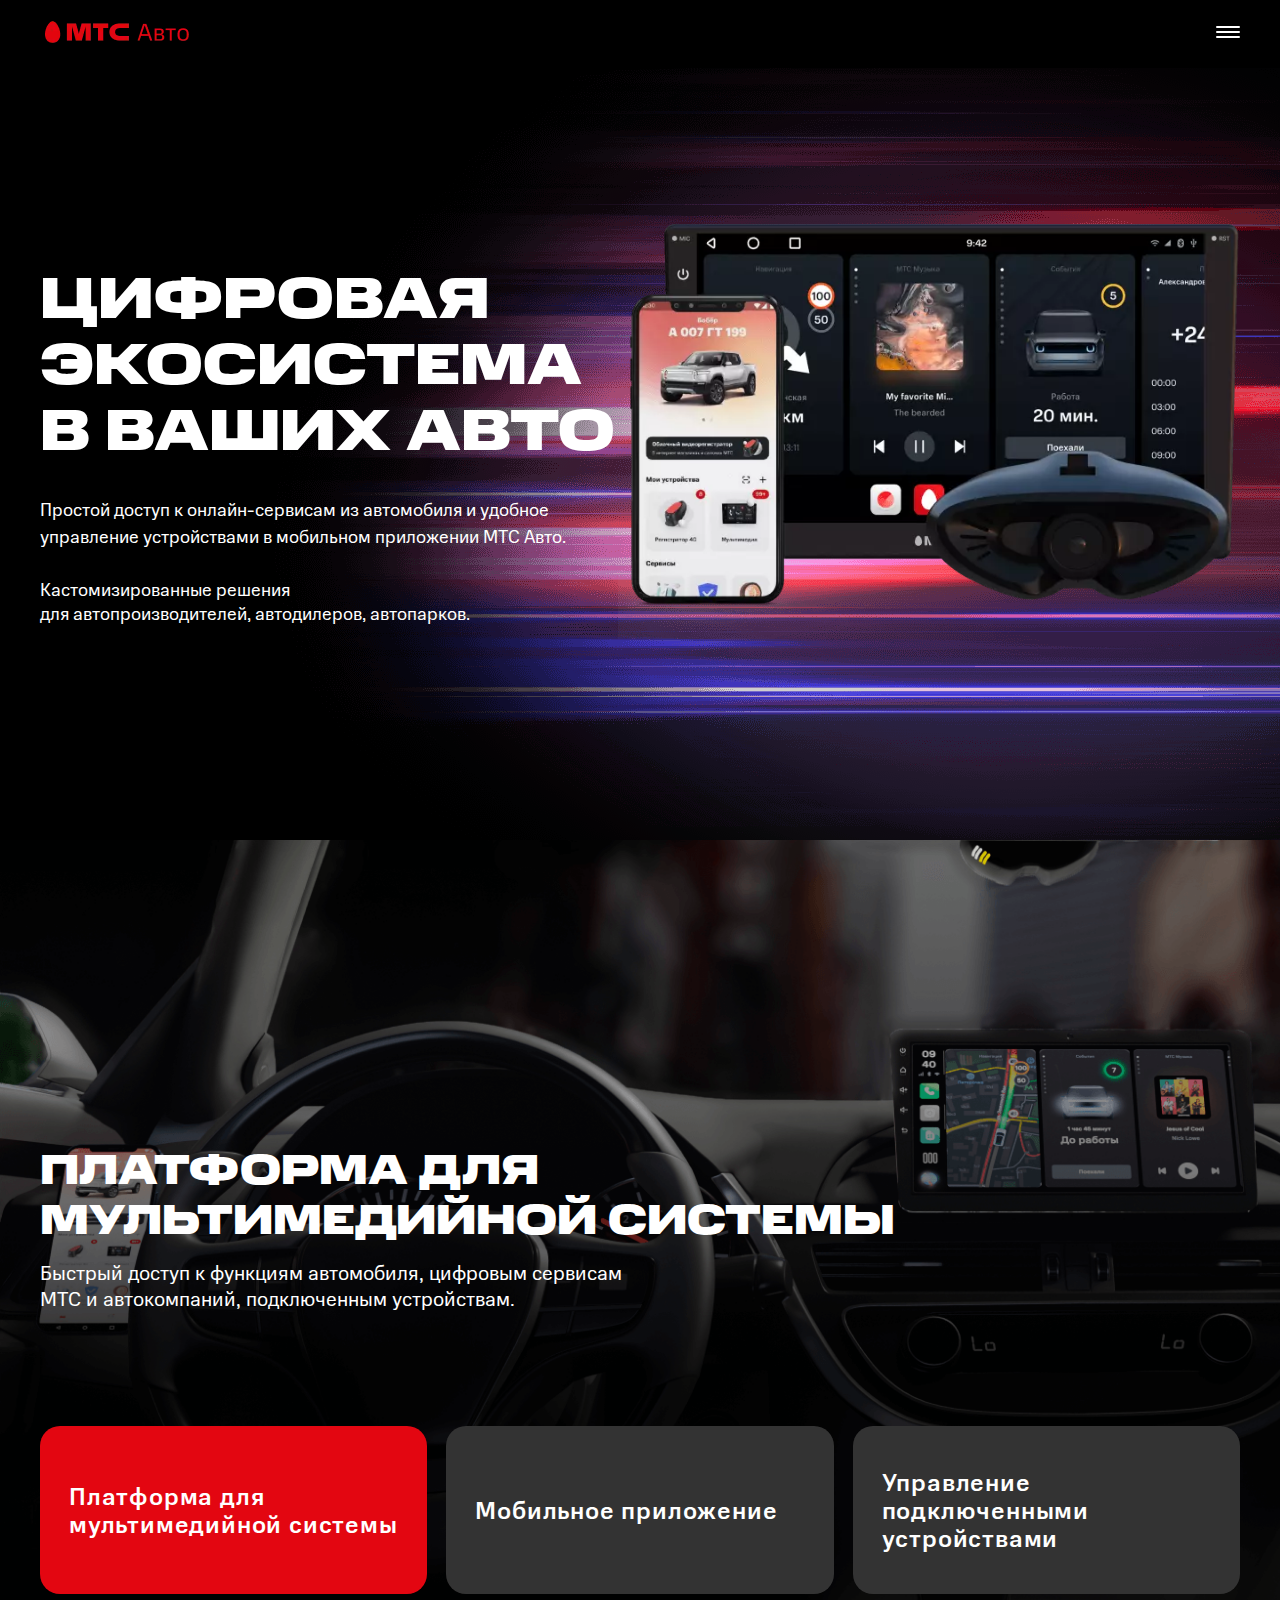
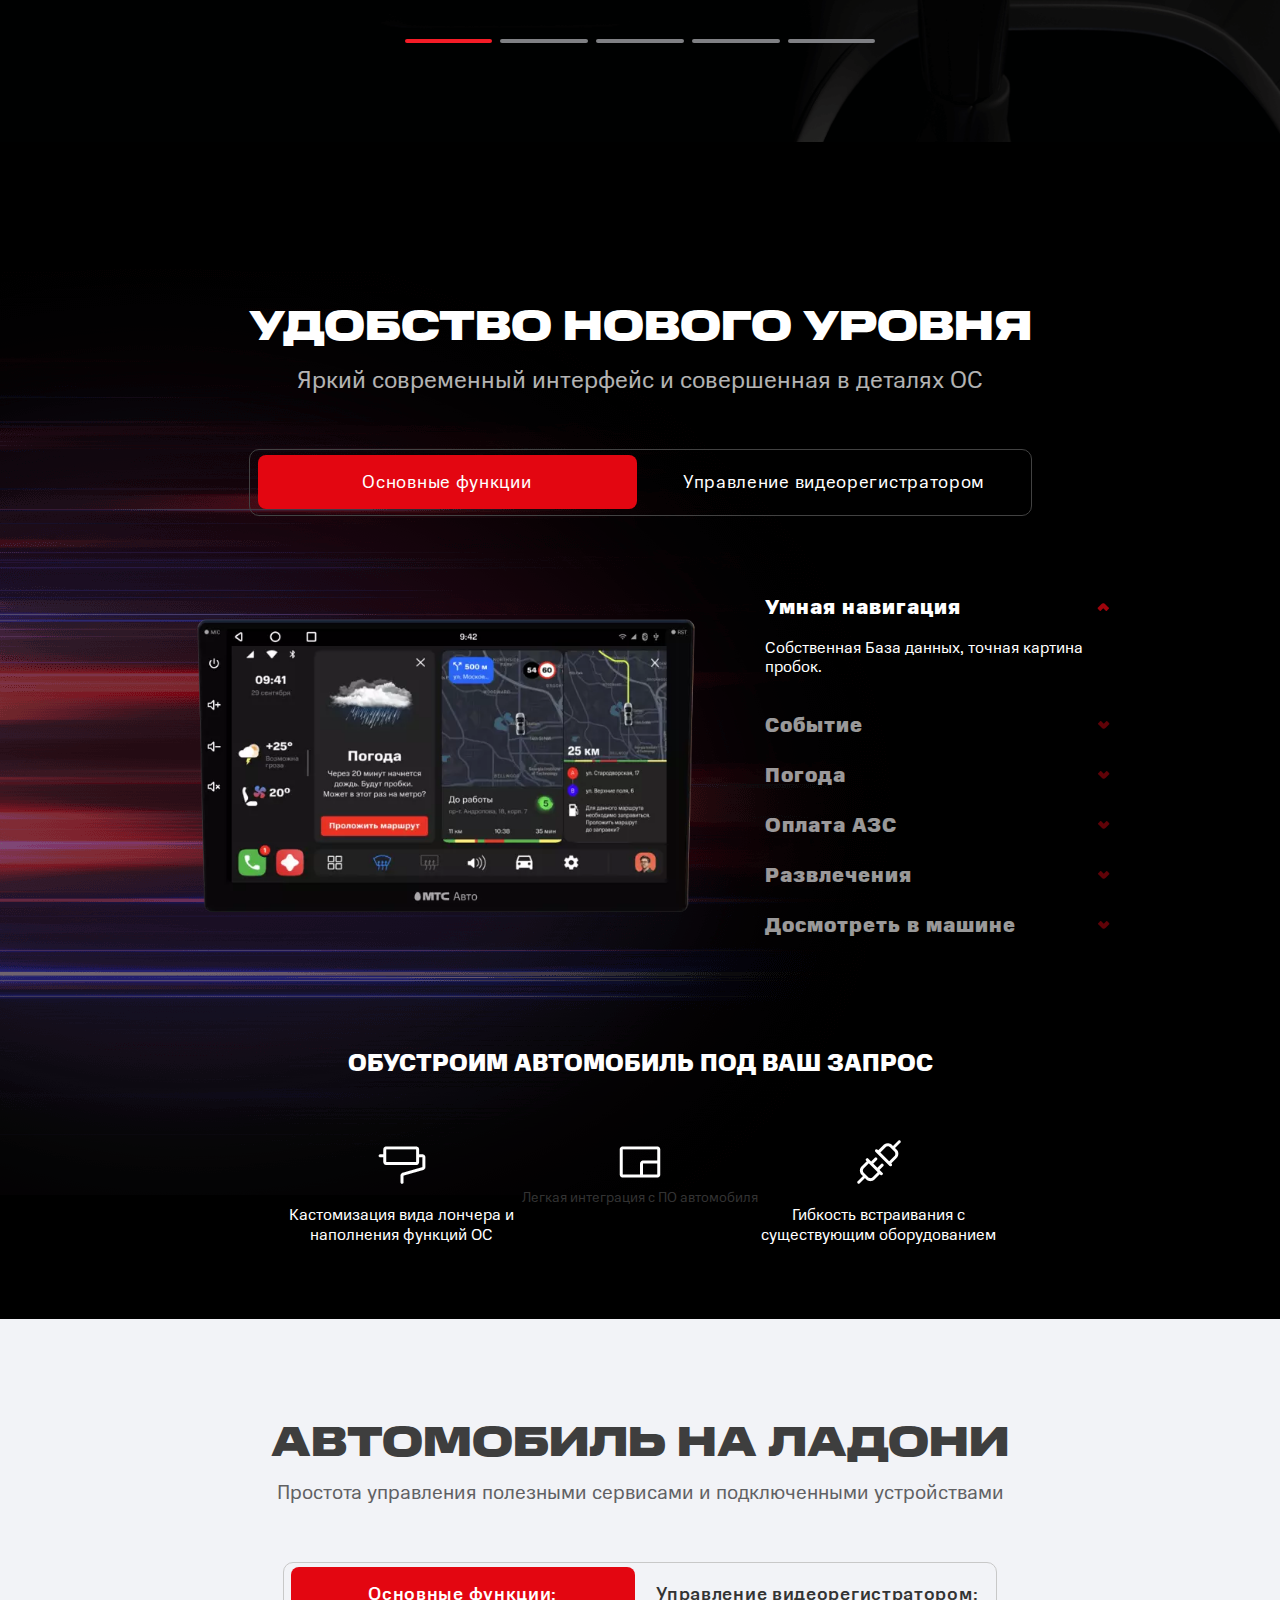
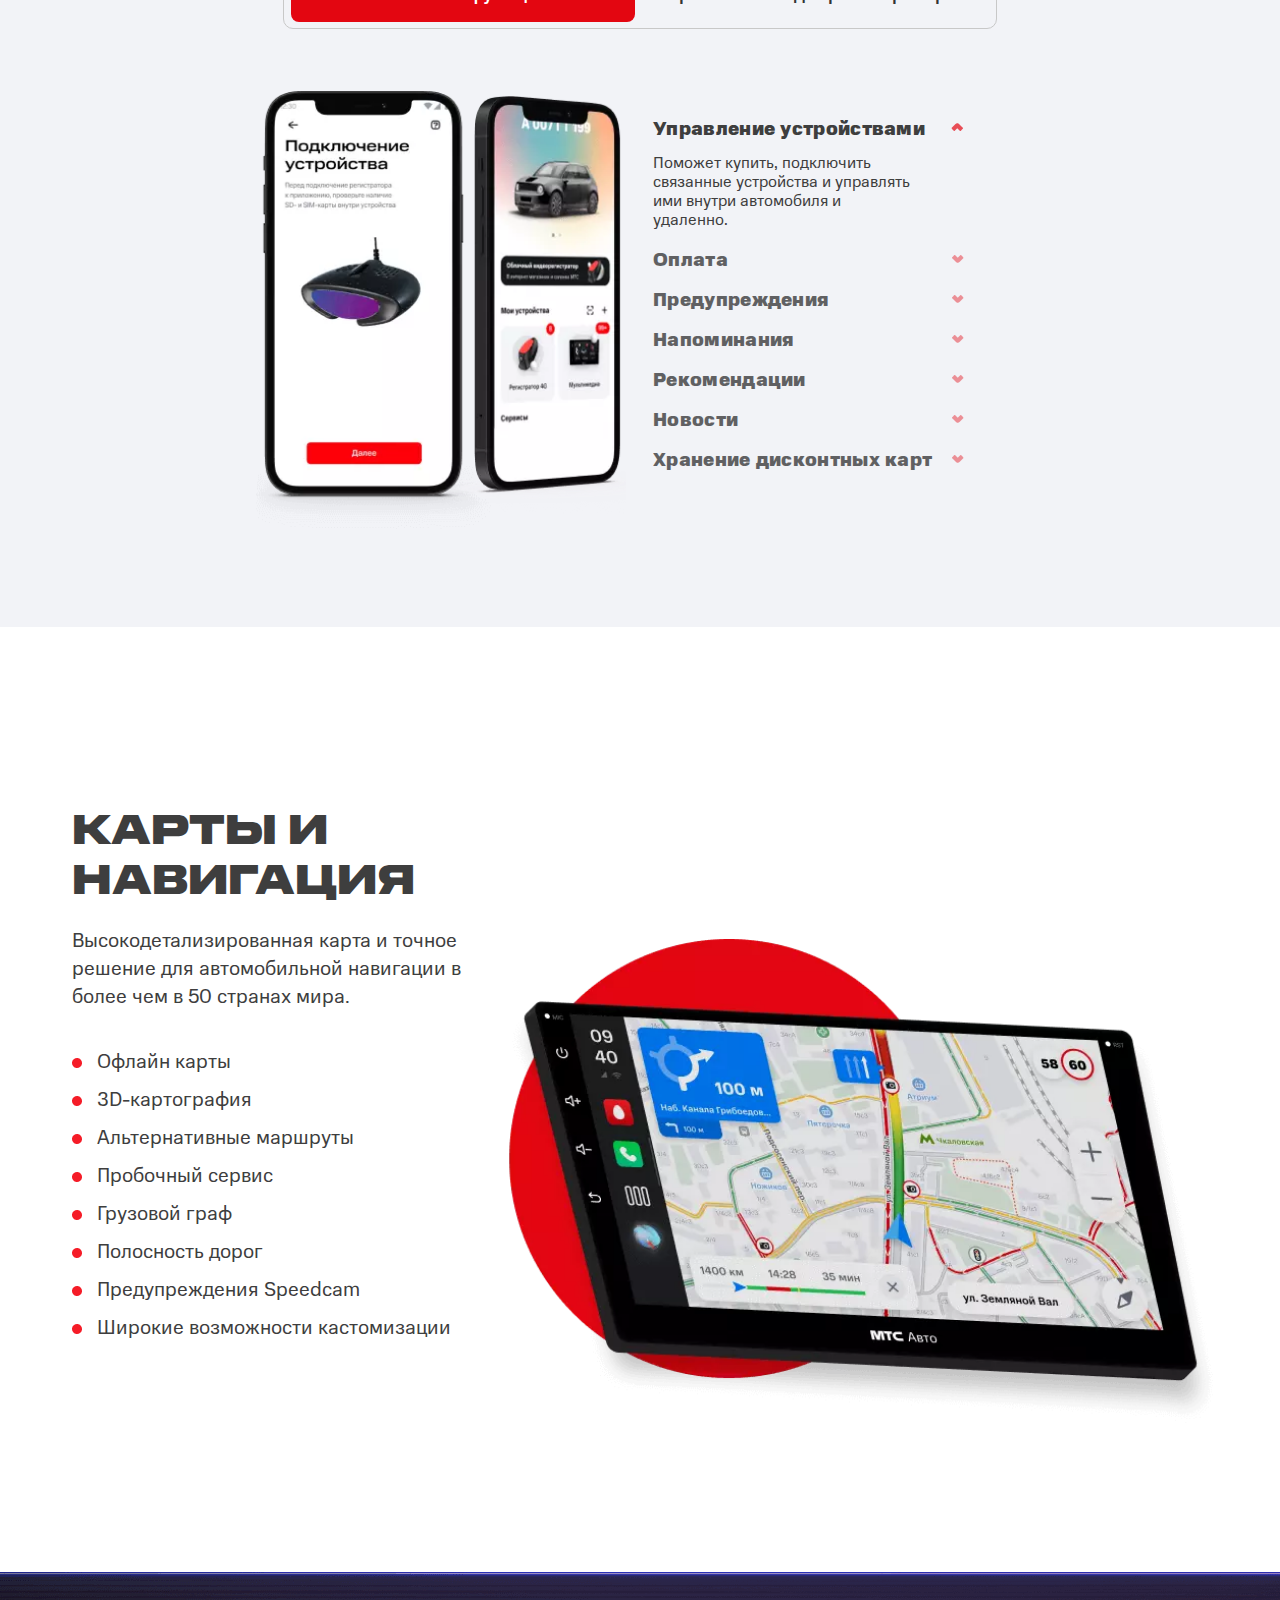
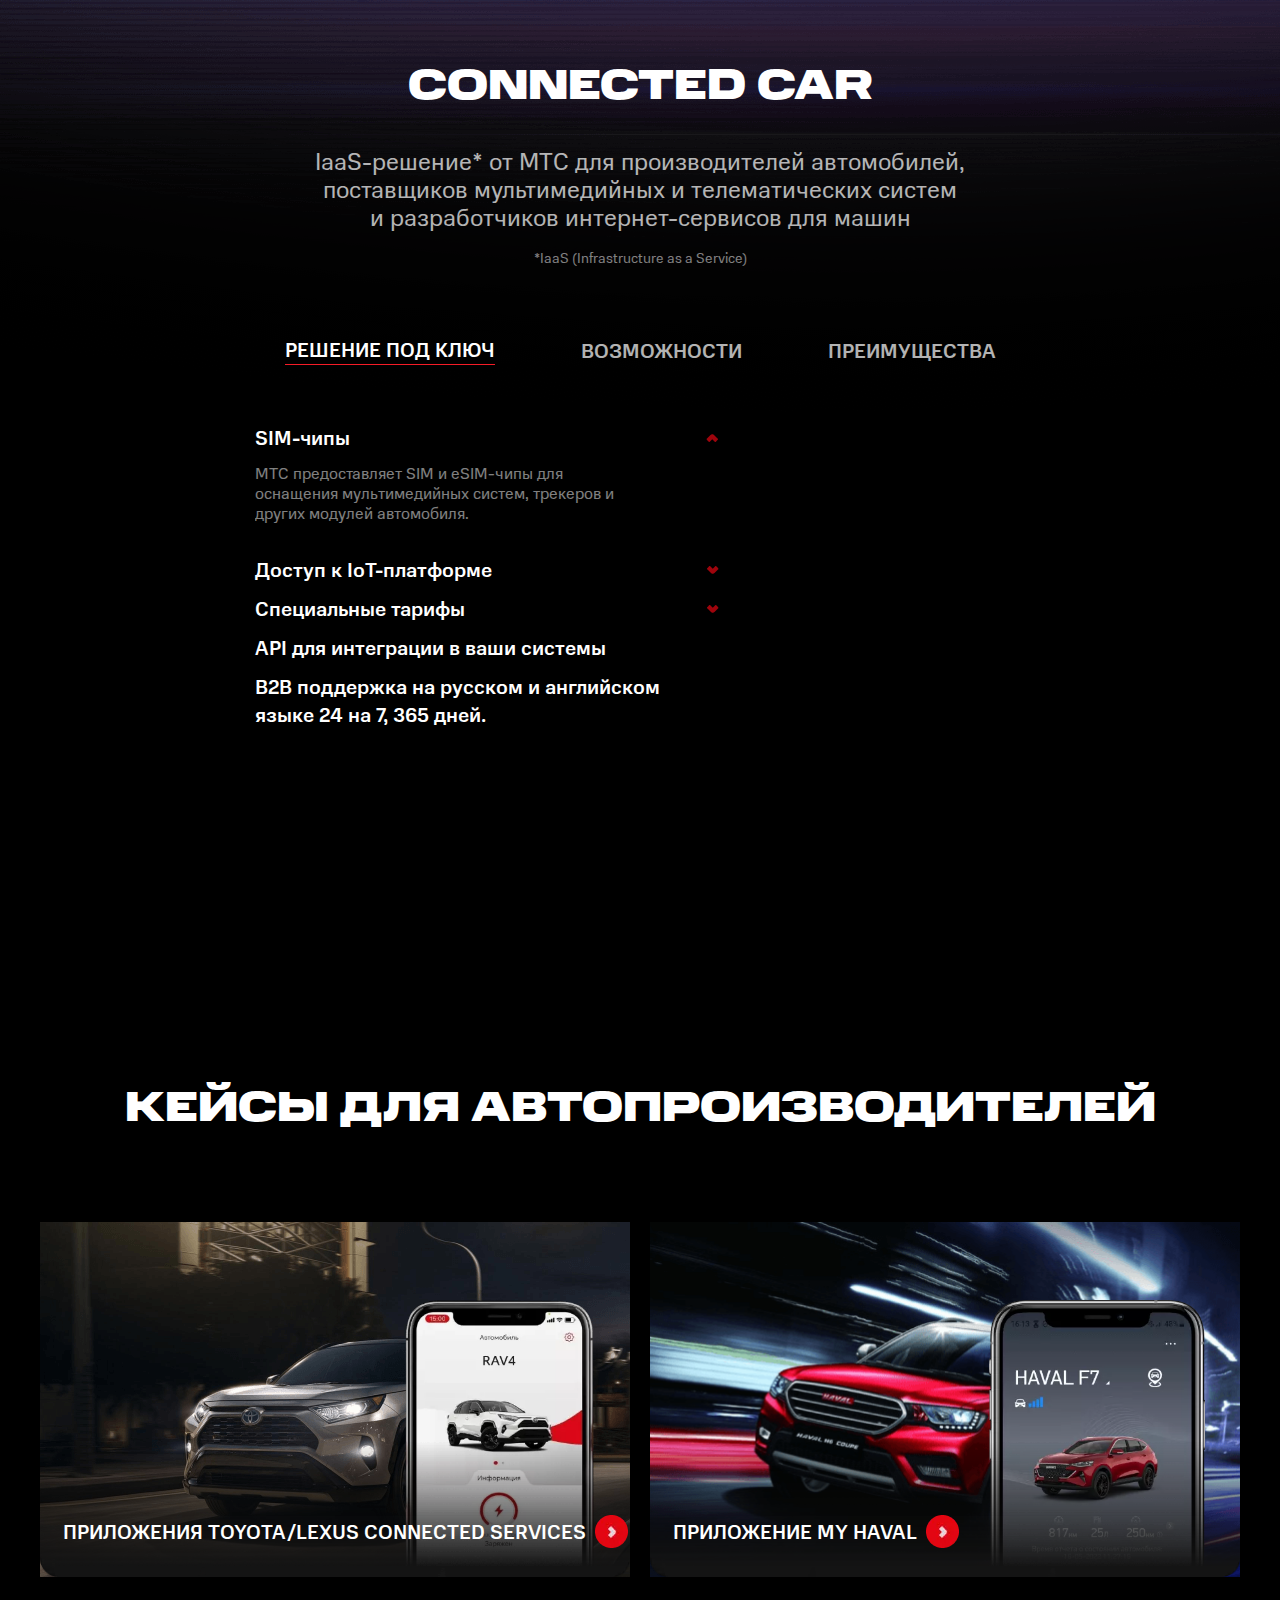
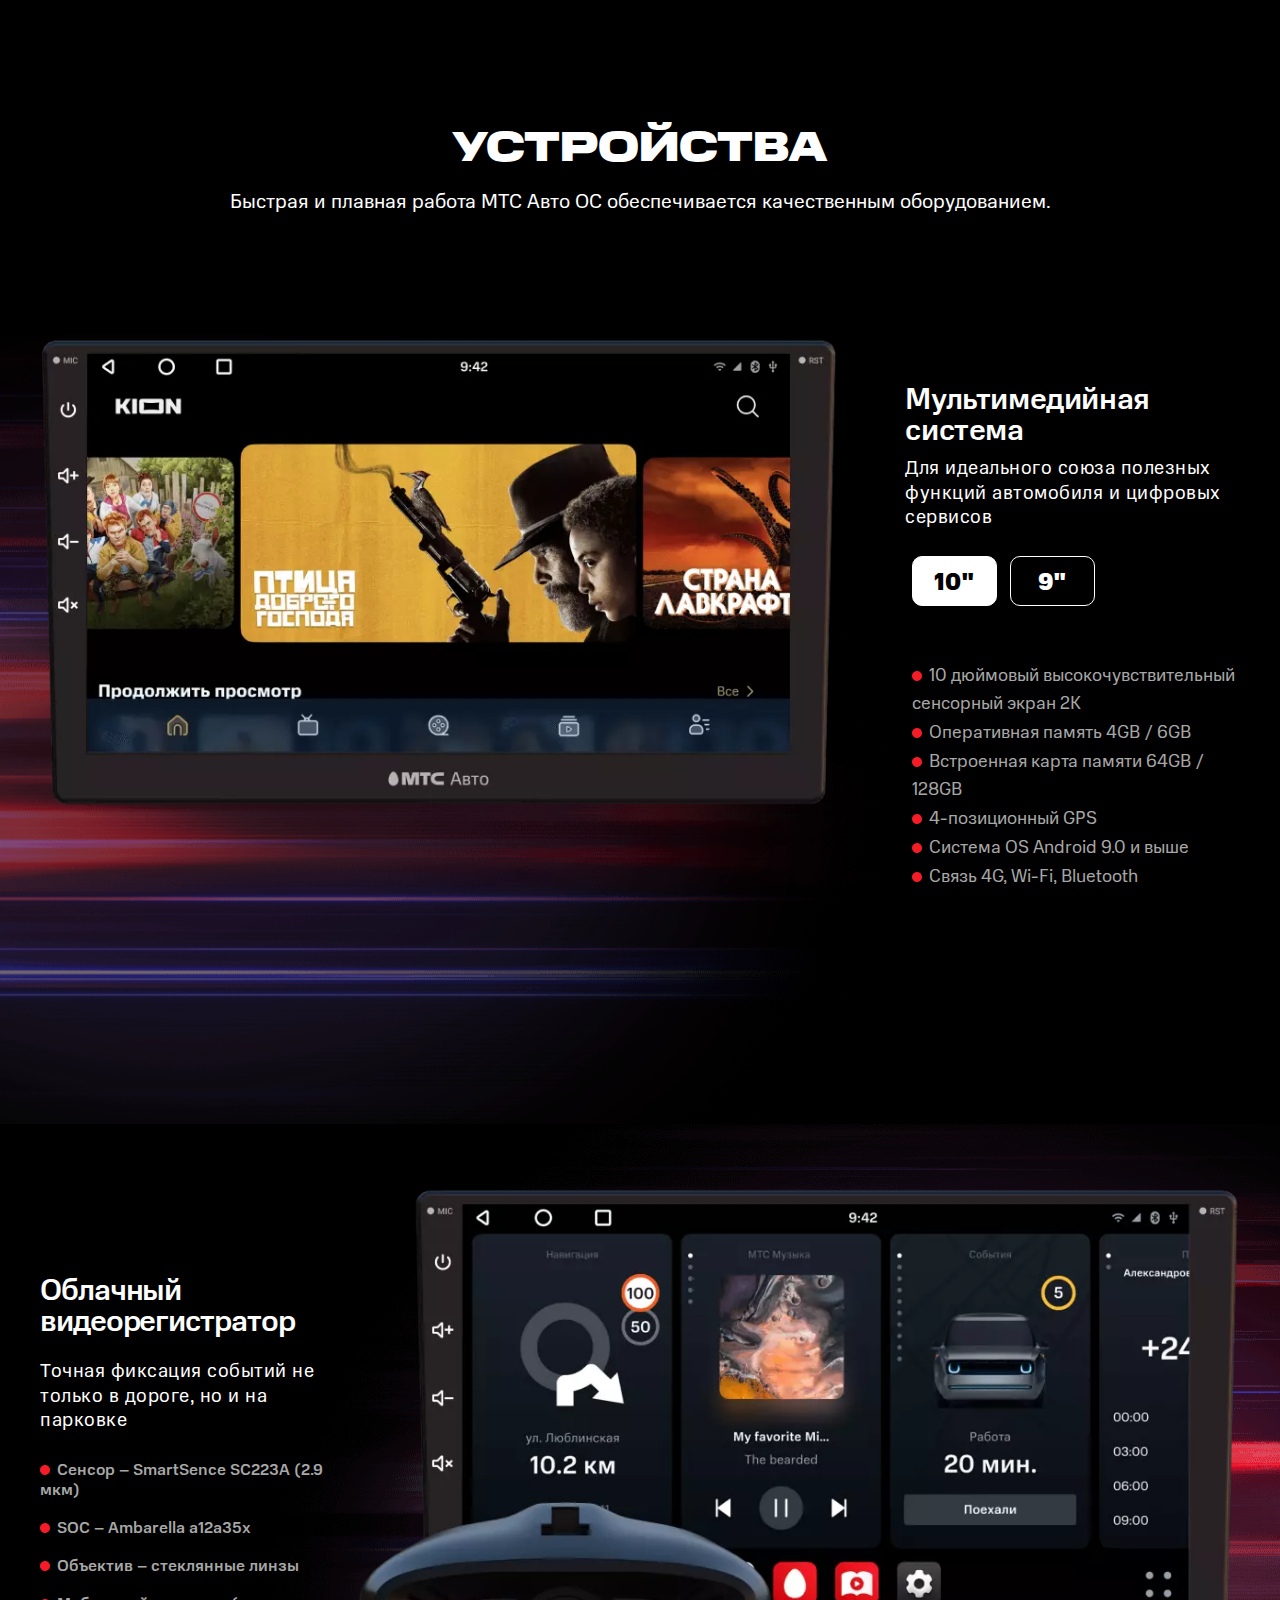
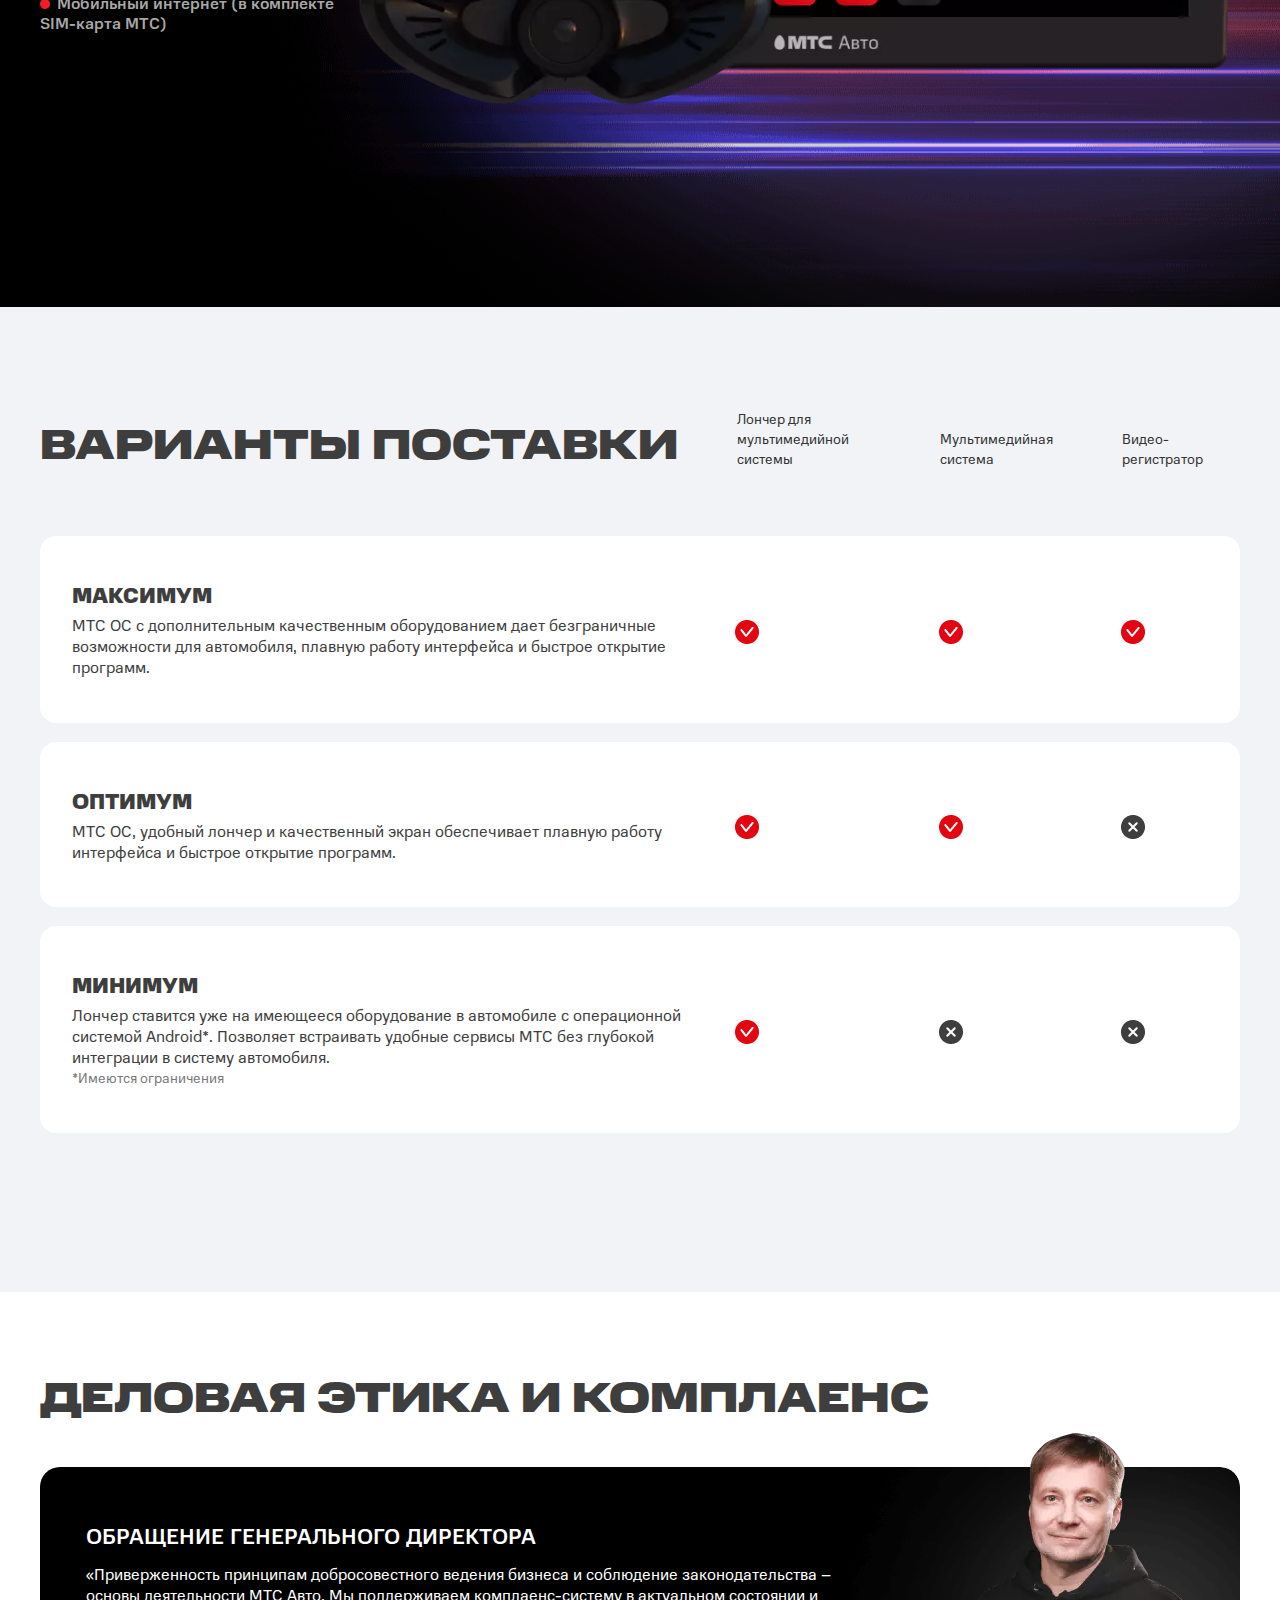
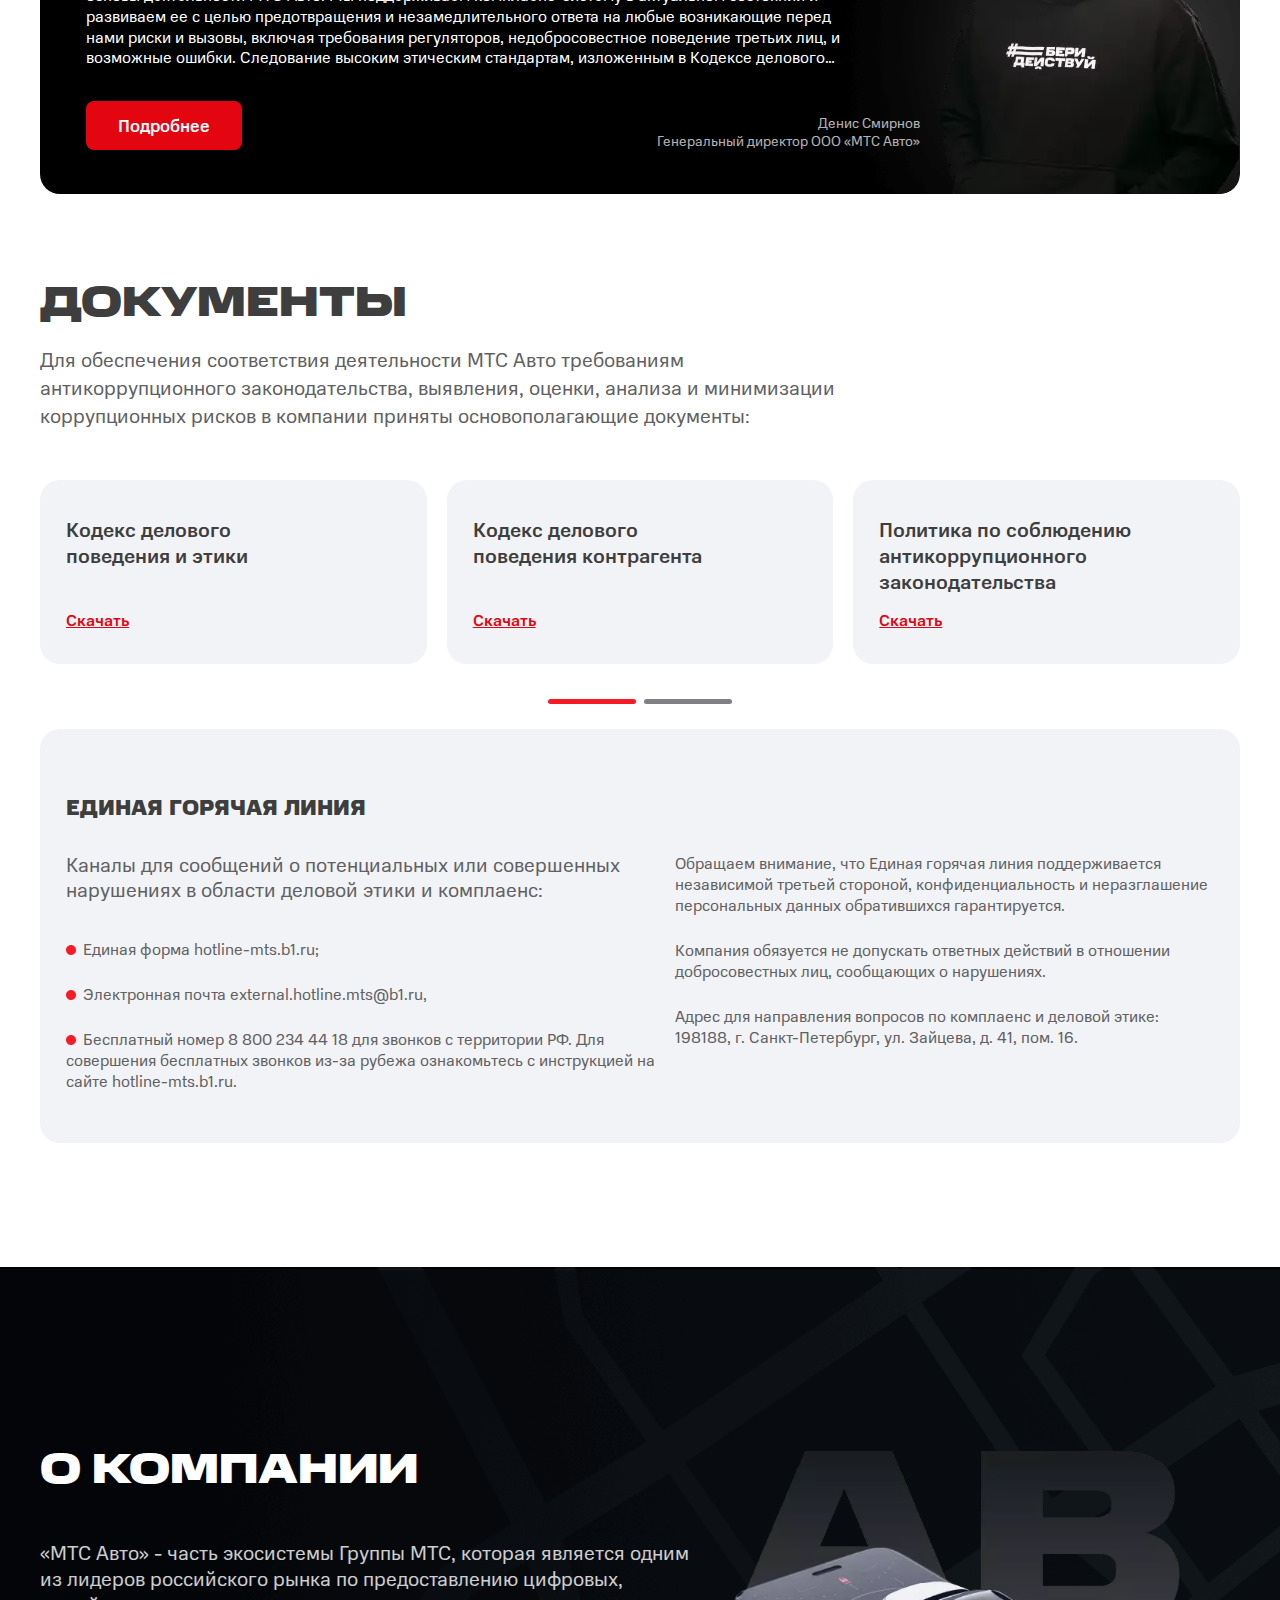
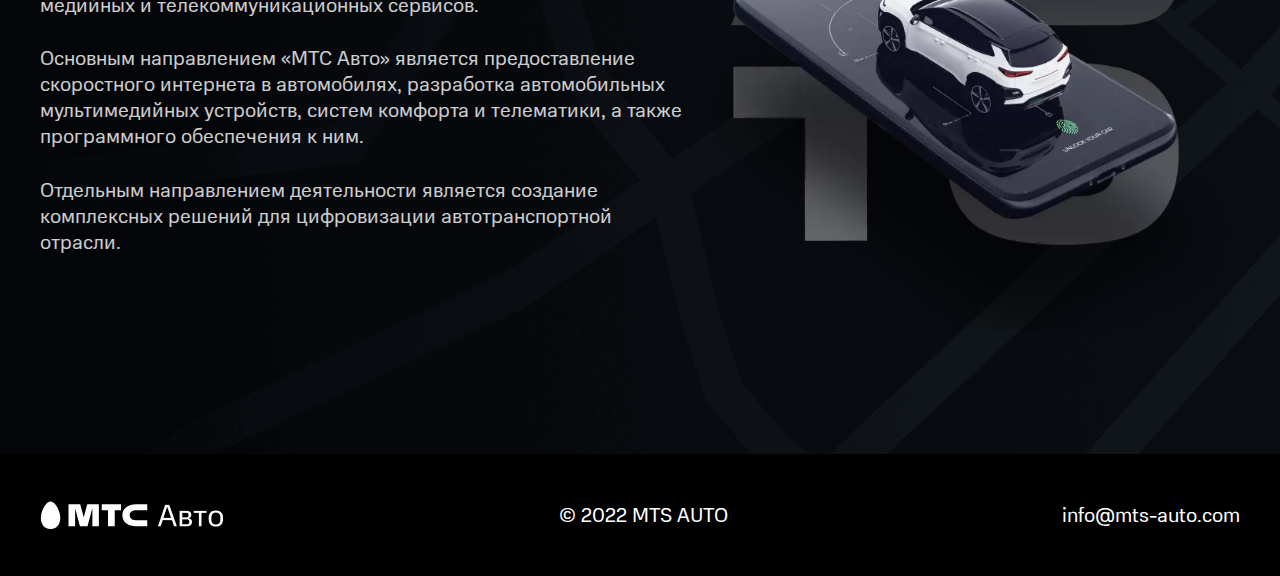
<file: mts/index.html>
<!DOCTYPE html>
<html lang="ru">
<head>
    <meta http-equiv="content-type" content="text/html; charset=utf-8">
    <title>МТС Авто</title>
    <meta
      name="viewport"
      content="width=device-width, initial-scale=1, minimum-scale=1, maximum-scale=1">
    <link href="css/swiper-bundle.min.css" rel="stylesheet">
    <link href="css/reset.css" rel="stylesheet">
	<link href="css/style.css" rel="stylesheet">
	<link href="css/media.css" rel="stylesheet">
</head>
<body>
    <div class="hid"></div>
    <div class="bg-black">
        <div class="header">
            <header>
                <div class="header__logo">
                    <a href="#">
                        <picture>
                            <source srcset="img/logo.webp" class="header__logo_img" type="image/webp" />
                            <img src="img/logo.png" alt="logo" class="header__logo_img">
                        </picture>
                    </a>
                </div>
                <nav class="header__menu">
                    <ul class="header__menu_list">
                        <li id="btos" class="header__nemu_list-item"><a href="#os">МТС ОС</a></li>
                        <li id="btmp" class="header__nemu_list-item"><a href="#mp">Мобильное приложение</a></li>
                        <li id="btmn" class="header__nemu_list-item"><a href="#mn">Карты и навигация</a></li>
                        <li id="btcc" class="header__nemu_list-item"><a href="#cc">Connected Car</a></li>
                        <li id="btu"  class="header__nemu_list-item"><a href="#u">Устройства</a></li>
                        <li id="btdel" class="header__nemu_list-item"><a href="#del">Варианты поставок</a></li>
                        <li id="btak" class="header__nemu_list-item"><a href="#ak">Деловая этика и комплаенс</a></li>
                        <li id="btac" class="header__nemu_list-item"><a href="#ac">О компании</a></li>
                    </ul>
                </nav>
                <div class="header__burger">
                    <span></span>
                </div>
            </header>
        </div>
        <main>
            <div class="bg-image pt">
                <div class="wrapper">
                    <section class="baner">
                        <div class="baner__left">
                            <h1>ЦИФРОВАЯ ЭКОСИСТЕМА В ВАШИХ АВТО</h1>
                            <p class="baner__left_text">Простой доступ к онлайн-сервисам из автомобиля и удобное управление устройствами в мобильном приложении МТС Авто.</p>
                            <p class="baner__left_text lh">Кастомизированные решения <br> для автопроизводителей, автодилеров, автопарков.</p>
                        </div>
                        <div class="baner__right">
                            <picture>
                                <source srcset="img/gadjets.webp" class="baner__right_img" type="image/webp" />
                                <img src="img/gadjets.png" alt="gadjets" class="baner__right_img">
                            </picture>
                        </div>
                    </section>
                </div>
            </div>
            <section class="bl" id="os">
                <div class="swiper mySwiper">
                    <div class="swiper-wrapper sw_bg">
                        <div class="swiper-slide" style="background: url(img/slider1.png);background-repeat: no-repeat;background-size: cover;">
                            <div class="wrapper">
                                <div class="swip">
                                    <div class="swiper__desc">
                                        <h2 class="swiper__header">Платформа для <br> мультимедийной системы</h2>
                                        <p class="swiper__text">Быстрый доступ к функциям автомобиля, цифровым сервисам МТС и автокомпаний, подключенным устройствам.</p>
                                    </div>
                                    <div class="swiper__block">
                                        <a href="#" class="swiper__block_content red">
                                            Платформа для<br> мультимедийной системы
                                        </a>
                                        <a href="#" class="swiper__block_content mp">
                                            Мобильное приложение
                                        </a>
                                        <a href="#" class="swiper__block_content up">
                                            Управление подключенными устройствами 
                                        </a>
                                    </div>
                                </div>
                            </div>    
                        </div>
                        <div class="swiper-slide" style="background: url(img/slider2.png);
	background-repeat: no-repeat;
	background-size: cover;">
                            <div class="wrapper">
                                <div class="swip">
                                    <div class="swiper__desc">
                                        <h2 class="swiper__header">Мобильное приложение</h2>
                                        <p class="swiper__text">Управление экосистемой цифровых сервисов автомобиля.</p>
                                    </div>
                                    <div class="swiper__block">
                                        <a href="#" class="swiper__block_content red">
                                            Мобильное приложение
                                        </a>
                                        <a href="#" class="swiper__block_content up">
                                            Управление подключенными устройствами 
                                        </a>
                                        <a href="#" class="swiper__block_content kn">
                                            Карты и навигация
                                        </a>
                                    </div>
                                </div>
                            </div>    
                        </div>
                        <div class="swiper-slide" style="background: url(img/slider3.png);
	background-repeat: no-repeat;
	background-size: cover;">
                            <div class="wrapper">
                                <div class="swip">
                                    <div class="swiper__desc">
                                        <h2 class="swiper__header">Управление подключенными устройствами </h2>
                                        <p class="swiper__text"> Облачный видеорегистратор и другие устройства легко встраиваются в экосистему автомобиля.</p>
                                    </div>
                                    <div class="swiper__block">
                                        <a href="#" class="swiper__block_content red">
                                            Управление подключенными устройствами 
                                        </a>
                                        <a href="#" class="swiper__block_content kn">
                                            Карты и навигация
                                        </a>
                                        <a href="#" class="swiper__block_content cc">
                                            Connected car
                                        </a>
                                    </div>
                                </div>      
                            </div>
                        </div>
                        <div class="swiper-slide" style="background: url(img/slider4.png);
	background-repeat: no-repeat;
	background-size: cover;">
                            <div class="wrapper">
                                <div class="swip">
                                    <div class="swiper__desc">
                                        <h2 class="swiper__header">Карты и навигация</h2>
                                        <p class="swiper__text">Высокодетализированная карта и точное решение для автомобильной навигации более чем в 50 странах мира.</p>
                                    </div>
                                    <div class="swiper__block">
                                        <a href="#" class="swiper__block_content red">
                                            Карты и навигация
                                        </a>
                                        <a href="#" class="swiper__block_content cc">
                                            Connected car                                
                                        </a>
                                        <a href="#" class="swiper__block_content pm">
                                            Платформа для<br> мультимедийной системы
                                        </a>
                                    </div>
                                </div>
                            </div>    
                        </div>
                        <div class="swiper-slide" style="background: url(img/slider5.png);
	background-repeat: no-repeat;
	background-size: cover;">
                            <div class="wrapper">
                                <div class="swip">
                                    <div class="swiper__desc">
                                        <h2 class="swiper__header">Connected car</h2>
                                        <p class="swiper__text">Телематический комплекс для автомобиля.</p>
                                    </div>
                                    <div class="swiper__block">
                                        <a href="#" class="swiper__block_content red">
                                            Connected car                                
                                        </a>
                                        <a href="#" class="swiper__block_content pm">
                                            Платформа для<br> мультимедийной системы
                                        </a>
                                        <a href="#" class="swiper__block_content mp">
                                            Мобильное приложение
                                        </a>
                                    </div>
                                </div>
                            </div>    
                        </div>
                    </div>
                    <div class="swiper-pagination"></div>
                </div>
            </section>
            <div class="bg-image-left lvl">
                <div class="wrapper">
                    <section class="lvl">
                        <div class="lvl__header">
                            <h2>УДОБСТВО НОВОГО УРОВНЯ</h2>
                            <h3>Яркий современный интерфейс и совершенная в деталях ОС</h3>
                            <div class="lvl__header_buttons">
                                <button class="lvl_header_buttons-item active" id="func">Основные функции</button>    
                                <button class="lvl_header_buttons-item" id="videoreg">Управление видеорегистратором</button>   
                            </div>
                        </div>
                        <div class="lvl__block_func active">
                            <ul class="lvl__block_ul">
                                <li class="lvl__block_func-item">
                                    <figure>
                                        <picture class="photo photoOne active">
                                            <source srcset="img/lvl2.webp" type="image/webp" />
                                            <img src="img/lvl2.png" alt="screen">
                                        </picture>
                                        <figcaption class="drop">
                                            <span class="lvl__button1 active frst">Умная навигация</span><p class="desc active">Собственная База данных, точная картина пробок.</p>
                                        </figcaption>
                                    </figure>
                                </li>
                                <li class="lvl__block_func-item">
                                    <figure>
                                        <picture class="photo photoOne">
                                            <source srcset="img/zaglushka.webp" type="image/webp" />
                                            <img src="img/zaglushka.png" alt="screen">
                                        </picture>
                                        <figcaption class="drop">
                                            <span class="lvl__button1">Событие</span><p class="desc">Напомнит о важном совещании из календаря.</p>
                                        </figcaption>
                                    </figure>
                                </li>
                                <li class="lvl__block_func-item">
                                    <figure>
                                        <picture class="photo photoOne">
                                            <source srcset="img/lvl3.webp" type="image/webp" />
                                            <img src="img/lvl3.png" alt="screen">
                                        </picture>
                                        <figcaption class="drop">
                                            <span class="lvl__button1">Погода</span><p class="desc">Предупредит об изменении погодных условий.</p>
                                        </figcaption>
                                    </figure>
                                </li>
                                <li class="lvl__block_func-item">
                                    <figure>
                                        <picture class="photo photoOne">
                                            <source srcset="img/lvl4.webp" type="image/webp" />
                                            <img src="img/lvl4.png" alt="screen">
                                        </picture>
                                        <figcaption class="drop">
                                            <span class="lvl__button1">Оплата АЗС</span><p class="desc">Внутри автомобиля за счет интеграции с АЗС.</p>
                                        </figcaption>
                                    </figure>
                                </li>
                                <li class="lvl__block_func-item">
                                    <figure>
                                        <picture class="photo photoOne">
                                            <source srcset="img/lvl5.webp" type="image/webp" />
                                            <img src="img/lvl5.png" alt="screen">
                                        </picture>
                                        <figcaption class="drop">
                                            <span class="lvl__button1">Развлечения</span><p class="desc">Музыка, радио и аудиокниги.</p>
                                        </figcaption>
                                    </figure>
                                </li>
                                <li class="lvl__block_func-item">
                                    <figure>
                                        <picture class="photo photoOne">              
                                            <source srcset="img/zaglushka.webp" type="image/webp" />      
                                            <img src="img/zaglushka.png" alt="screen">
                                        </picture>
                                        <figcaption class="drop">
                                            <span class="lvl__button1">Досмотреть в машине</span><p class="desc">Предложит оплатить или продлить подписку на KION и досмотреть сериал на экране мультимедиа.</p>
                                        </figcaption>
                                    </figure>
                                </li>
                            </ul>
                        </div>
                        <div class="lvl__block_videoreg">
                            <ul class="lvl__block_ul">
                                <li class="lvl__block_func-item">
                                    <figure>
                                        <picture class="photo photoTwo active">           
                                            <source srcset="img/zaglushka_reg.webp" type="image/webp" />                                 
                                            <img src="img/zaglushka_reg.png" alt="screen">
                                        </picture>
                                        <figcaption class="drop">
                                            <span class="lvl__button2 frst active">Гео-трекинг, скоринг</span><p class="desc active"> Визуализация местоположения и скорости автомобиля на карте с возможностью просмотра видео в реальном времени.</p>
                                        </figcaption>
                                    </figure>
                                </li>    
                                <li class="lvl__block_func-item">
                                    <figure>
                                        <picture class="photo photoTwo">                  
                                            <source srcset="img/zaglushka_reg.webp" type="image/webp" />                          
                                            <img src="img/zaglushka_reg.png" alt="screen">
                                        </picture>
                                        <figcaption class="drop">
                                            <span class="lvl__button2">Запись ДТП</span><p class="desc"> В случае аварии, столкновения, резкого торможения, крутого поворота или неправильного поведения за рулем видео будет автоматически записано и передано в облако.</p>
                                        </figcaption>
                                    </figure>
                                </li>
                                <li class="lvl__block_func-item">
                                    <figure>
                                        <picture class="photo photoTwo">                  
                                            <source srcset="img/zaglushka_reg.webp" type="image/webp" />                          
                                            <img src="img/zaglushka_reg.png" alt="screen">
                                        </picture>
                                        <figcaption class="drop">
                                            <span class="lvl__button2">Облачное хранилище</span><p class="desc">Сохранение записи событий в реальном времени в облако. Возможность воспроизвести или скачать файлы из облака в любое время на смартфоне или компьютере.</p>
                                        </figcaption>
                                    </figure>
                                </li>
                                <li class="lvl__block_func-item">
                                    <figure>
                                        <picture class="photo photoTwo">                                            
                                            <img src="img/zaglushka_reg.png" alt="screen">>
                                        </picture>
                                        <figcaption class="drop">
                                            <span class="lvl__button2">Присмотр на парковке</span><p class="desc">Автоматическая запись видео при ударе на парковке даже выключенного автомобиля. Уведомление об ударе, повреждениях машины. Удаленное отслеживание хода автомобиля.</p>
                                        </figcaption>
                                    </figure>
                                </li>
                                <li class="lvl__block_func-item">
                                    <figure>
                                        <picture class="photo photoTwo">                  
                                            <source srcset="img/zaglushka_reg.webp" type="image/webp" />                          
                                            <img src="img/zaglushka_reg.png" alt="screen">
                                        </picture>
                                        <figcaption class="drop">
                                            <span class="lvl__button2">История маршрутов</span><p class="desc">Сохранение информации о совершенных поездках.</p>
                                        </figcaption>
                                    </figure>
                                </li>
                            </ul>
                        </div>
                        <div class="lvl__footer">
                            <h3>Обустроим автомобиль под ваш запрос</h3>
                            <div class="lvl__footer_carst">
                                <figure>
                                    <picture>
                                        <source srcset="img/PaintRoller.webp" type="image/webp" />
                                        <img src="img/PaintRoller.png" alt="screen">
                                    </picture>
                                    <figcaption>
                                        <span>Кастомизация вида лончера и наполнения функций ОС</span>
                                    </figcaption>
                                </figure>
                                <figure class="lvl__footer_center">
                                    <picture>
                                        <source srcset="img/PictureInPicture.webp" type="image/webp" />
                                        <img src="img/PictureInPicture.png" alt="screen">
                                    </picture>
                                        <span>Легкая интеграция с ПО автомобиля</span>
                                    </figcaption>
                                </figure>
                                <figure>
                                    <picture>
                                        <source srcset="img/Plugs.webp" type="image/webp" />
                                        <img src="img/Plugs.png" alt="screen">
                                    </picture>
                                    <figcaption>
                                        <span>Гибкость встраивания с существующим оборудованием</span>
                                    </figcaption>
                                </figure>
                            </div>
                        </div>
                    </section>
                </div>
            </div>
            <div class="bg-light mb">
                <div class="wrapper">
                    <section class="palm" id="mp">
                        <div class="palm__header">
                            <h2>Автомобиль на ладони</h2>
                            <h3>Простота управления полезными сервисами и подключенными устройствами</h3>
                            <div class="palm__header_buttons">
                                <button class="palm_header_buttons-item active" id="func_palm">Основные функции:</button>    
                                <button class="palm_header_buttons-item" id="videoreg_palm">Управление видеорегистратором:</button>   
                            </div>
                        </div>
                        <div class="palm__block_func active">
                            <ul class="palm__block_ul">
                                <li class="palm__block_func-item">
                                    <figure>
                                        <picture class="photo photoAuto active">
                                            <source srcset="img/iphone1.webp" type="image/webp" />
                                            <img src="img/iphone1.png" alt="phone">
                                        </picture>
                                        <figcaption class="drop">
                                            <span class="palm__button1 active frst">Управление устройствами</span><p class="palm__desc active">Поможет купить, подключить связанные устройства и управлять ими внутри автомобиля и удаленно.</p>
                                        </figcaption>
                                    </figure>
                                </li>    
                                <li class="palm__block_func-item">
                                    <figure>
                                        <picture class="photo photoAuto">
                                            <source srcset="img/iphone_zagl.webp" type="image/webp" />
                                            <img src="img/iphone_zagl.png" alt="phone">
                                        </picture>
                                        <figcaption class="drop">
                                            <span class="palm__button1">Оплата</span><p class="palm__desc">Поможет оплатить платную дорогу и штрафы.</p>
                                        </figcaption>
                                    </figure>
                                </li>
                                <li class="palm__block_func-item">
                                    <figure>
                                        <picture class="photo photoAuto">
                                            <source srcset="img/iphone_zagl.webp" type="image/webp" />
                                            <img src="img/iphone_zagl.png" alt="phone">
                                        </picture>
                                        <figcaption class="drop">
                                            <span class="palm__button1">Предупреждения</span><p class="palm__desc">Предупредит о важных объектах на дороге от поста ДПC и камер до ям и ремонтных работ.</p>
                                        </figcaption>
                                    </figure>
                                </li>
                                <li class="palm__block_func-item">
                                    <figure>
                                        <picture class="photo photoAuto">
                                            <source srcset="img/iphone4.webp" type="image/webp" />
                                            <img src="img/iphone4.png" alt="phone">
                                        </picture>
                                        <figcaption class="drop">
                                            <span class="palm__button1">Напоминания</span><p class="palm__desc">Уведомит о техобслуживании и подберет необходимые детали для ремонта. Напомнит о необходимости купить страховой полис.</p>
                                        </figcaption>
                                    </figure>
                                </li>
                                <li class="palm__block_func-item">
                                    <figure>
                                        <picture class="photo photoAuto">
                                            <source srcset="img/iphone_zagl.webp" type="image/webp" />
                                            <img src="img/iphone_zagl.png" alt="phone">
                                        </picture>
                                        <figcaption class="drop">
                                            <span class="palm__button1">Рекомендации</span><p class="palm__desc">Предложит выбор автосервиса с переходом в нативное приложение.</p>
                                        </figcaption>
                                    </figure>
                                </li>
                                <li class="palm__block_func-item">
                                    <figure>
                                        <picture class="photo photoAuto">  
                                            <source srcset="img/iphone_zagl.webp" type="image/webp" />                  
                                            <img src="img/iphone_zagl.png" alt="phone">
                                        </picture>
                                        <figcaption class="drop">
                                            <span class="palm__button1">Новости</span><p class="palm__desc">Поделится актуальными и важными новостями.</p>
                                        </figcaption>
                                    </figure>
                                </li>
                                <li class="palm__block_func-item">
                                    <figure>
                                        <picture class="photo photoAuto"> 
                                            <source srcset="img/iphone_zagl.webp" type="image/webp" />                   
                                            <img src="img/iphone_zagl.png" alt="phone">
                                        </picture>
                                        <figcaption class="drop">
                                            <span class="palm__button1">Хранение дисконтных карт</span><p class="palm__desc">Предоставит удобный доступ ко всем дисконтным и бонусным картам.</p>
                                        </figcaption>
                                    </figure>
                                </li>
                            </ul>
                        </div>
                        <div class="palm__block_videoreg">
                            <ul class="palm__block_ul">
                                <li class="palm__block_func-item">
                                    <figure>
                                        <picture class="photo photoAutoTwo active">   
                                            <source srcset="img/iphone_zagl_v.webp" type="image/webp" />                                         
                                            <img src="img/iphone_zagl_v.png" alt="phone">
                                        </picture>
                                        <figcaption class="drop">
                                            <span class="palm__button2 frst active">Оповещения</span><p class="palm__desc active">Уведомит об эвакуации, местоположении авто, посчитает примерную стоимость и время на дорогу.</p>
                                        </figcaption>
                                    </figure>
                                </li>    
                                <li class="palm__block_func-item">
                                    <figure>
                                        <picture class="photo photoAutoTwo">        
                                            <source srcset="img/iphone_zagl_v.webp" type="image/webp" />                                    
                                            <img src="img/iphone_zagl_v.png" alt="phone">
                                        </picture>
                                        <figcaption class="drop">
                                            <span class="palm__button2">Облачный доступ</span><p class="palm__desc">Позволяет работать с облачным хранилищем видеорегистратора.</p>
                                        </figcaption>
                                    </figure>
                                </li>
                            </ul>
                        </div>
                    </section>
                </div>
            </div>
            <div class="bg-white" id="mn">
                <div class="wrapper">
                    <section class="maps">
                        <div>
                            <h2 class="maps__head">
                                КАРТЫ И НАВИГАЦИЯ
                            </h2>
                            <p class="maps_text">Высокодетализированная карта и точное решение для автомобильной навигации в более чем в 50 странах мира.</p>
                            <ul class="maps__ul">
                                <li class="maps__ul_item"><span>Офлайн карты</span></li>
                                <li class="maps__ul_item"><span>3D-картография</span> </li>
                                <li class="maps__ul_item"><span>Альтернативные маршруты</span></li>
                                <li class="maps__ul_item"><span>Пробочный сервис</span></li>
                                <li class="maps__ul_item"><span>Грузовой граф</span></li>
                                <li class="maps__ul_item"><span>Полосность дорог</span></li>
                                <li class="maps__ul_item"><span>Предупреждения Speedcam</span></li>
                                <li class="maps__ul_item"><span>Широкие возможности кастомизации</span></li>
                            </ul>
                        </div>
                        <div>
                            <picture class="maps__img">
                                <source srcset="img/map.webp" type="image/webp" />         
                                <img src="img/map.png" alt="map">
                            </picture>
                        </div>
                    </section>
                </div>
            </div>
            <div class="bg-image-top" id="cc">
                <div class="wrapper">
                    <section class="connection">
                        <h2>Connected Car</h2>
                        <p>IaaS-решение* от МТС для производителей автомобилей, поставщиков мультимедийных и телематических систем и разработчиков интернет-сервисов для машин</p>
                        <span class="min">*IaaS (Infrastructure as a Service)</span>
                        <div class="connection__buttons">
                            <button class="connection__buttons_item active" id="conn__button__1">Решение под ключ</button>
                            <button class="connection__buttons_item" id="conn__button__2">Возможности</button>
                            <button class="connection__buttons_item" id="conn__button__3">Преимущества</button>
                        </div>
                        <div class="connection__block active" id="conn_1">
                            <dl>
                                <dt class="connection__block_item active">
                                    SIM-чипы
                                </dt>
                                    <dd class="active">
                                        МТС предоставляет SIM и eSIM-чипы для оснащения мультимедийных систем, трекеров и других модулей автомобиля.
                                    </dd>
                                <dt class="connection__block_item">
                                    Доступ к IoT-платформе    
                                </dt>
                                    <dd>
                                        Платформа позволяет получать информацию о состоянии и местоположении SIM-карт, управлять каналами связи, контролировать расходы. Можно настраивать модели использования под индивидуальный цикл производства и поставки.
                                    </dd>
                                <dt class="connection__block_item">
                                    Специальные тарифы
                                </dt>
                                    <dd>
                                        Индивидуальный подход к тарифам в зависимости от объемов вашего проекта.
                                    </dd>
                                <dt class="connection__block_item-no">
                                    API для интеграции в ваши системы
                                </dt>
                                <dt class="connection__block_item-no">
                                    B2B поддержка на русском и английском языке 24 на 7, 365 дней.
                                </dt>        
                            </dl>
                        </div>
                        <div class="connection__block disable" id="conn_2">
                            <ul class="maps__ul">
                                <li class="connection__block__item-li"><span>Лидер М2М решений и IoT в России по числу SIM-карт</span></li>
                                <li class="connection__block__item-li"><span>Крупнейшая сеть 4G в РФ. Около 100 000  базовых станций  стандарта 2G/3G/LTE</span></li>
                                <li class="connection__block__item-li"><span>Собственная экспертиза разработки мобильных приложений и цифровых сервисов</span></li>
                                <li class="connection__block__item-li"><span>Геонавигационные сервисы и мониторинг транспорта </span></li>
                                <li class="connection__block__item-li"><span>Спутник</span></li>
                            </ul>
                        </div>
                        <div class="connection__block disable" id="conn_3">
                            <dl>
                                <dt class="connection__block_item active">
                                    Автоматизация по принципу «подключил и забыл» 
                                </dt>
                                    <dd class="active">
                                        Создание автоматических сценариев
                                    </dd>
                                <dt class="connection__block_item">
                                    Круглосуточный мониторинг и диагностика 
                                </dt>
                                    <dd>
                                        Система нотификаций о событиях
                                    </dd>
                                <dt class="connection__block_item">
                                    Оптимизирование подключённых транспортных средств
                                </dt>
                                    <dd>
                                        Создание индивидуальных профилей потребления
                                    </dd>    
                                <dt class="connection__block_item">
                                    Внедрение инноваций для исключительного обслуживания
                                </dt>
                                    <dd>
                                        Мы подберем для вас платформу подключенного автосервиса, которая позволит легко запускать новые услуги, оптимизировать надежность обслуживания, а также быстро обнаруживать и решать проблемы, чтобы ваши клиенты были довольны.
                                    </dd>  
                            </dl>   
                        </div>
                    </section>
                </div>
            </div>
            <div class="bl" >
                <div class="wrapper">
                    <section class="casses">
                        <h2>Кейсы для автопроизводителей</h2>
                        <div class="classes_blocks">
                            <div class="classes__blocks_item" id="Toyota">
                                <div>
                                    <h3>Приложения Toyota/Lexus Connected Services</h3>
                                    <picture class="classes__img_btn">
                                        <source srcset="img/btn.webp" type="image/webp" />         
                                        <img src="img/btn.png" alt="desc">
                                    </picture>
                                    <picture class="classes__img">
                                        <source srcset="img/toyota.webp" type="image/webp" />         
                                        <img src="img/toyota.png" alt="desc">
                                    </picture>
                                    <picture class="classes__img_grag">
                                        <source srcset="img/grad.webp" type="image/webp" />         
                                        <img src="img/grad.png" alt="desc">
                                    </picture>
                                </div>
                            </div>
                            <div class="classes__blocks_item" id="Haval">
                                <div>
                                    <h3>Приложение MY Haval</h3>
                                    <picture class="classes__img_btn">
                                        <source srcset="img/btn.webp" type="image/webp" />         
                                        <img src="img/btn.png" alt="desc">
                                    </picture>
                                    <picture class="classes__img">
                                        <source srcset="img/hav.webp" type="image/webp" />         
                                        <img src="img/hav.png" alt="desc">
                                    </picture>
                                    <picture class="classes__img_grag">
                                        <source srcset="img/grad.webp" type="image/webp" />         
                                        <img src="img/grad.png" alt="desc">
                                    </picture>
                                </div>
                            </div>
                            <div class="hid"></div>
                            <div class="calsses__modal" id="ToyotaContent">
                                <picture class="close">
                                    <source srcset="img/close.webp" type="image/webp" />  
                                    <img src="img/close.png"  id="ToyotaClose" alt="close">
                                </picture>
                                <h3>Приложения Toyota/Lexus Connected Services</h3>
                                <div class="calsses__modal_content">
                                    <picture>
                                        <source srcset="img/toyota.webp" type="image/webp" />  
                                        <img src="img/toyota.png" alt="">
                                    </picture>
                                    <ul>
                                        <li class="calsses__modal_li">Встроенные SIM-чипы, обеспечивающие бесперебойную передачу данных, необходимых для функционирования приложений Toyota/Lexus Connected Services.</li>
                                        <li class="calsses__modal_li">Удаленно контролировать техническое состояние авто, записываться на сервис и ТО.</li>
                                        <li class="calsses__modal_li">Удаленно строить и загружать маршрут в штатную систему.</li>
                                        <li class="calsses__modal_li">Вовремя получать напоминания и помощь в экстренной ситуации.</li>
                                    </ul>
                                </div>
                            </div>
                            <div class="calsses__modal" id="HavalContent">
                                <picture class="close">
                                    <source srcset="img/close.webp" type="image/webp" />  
                                    <img src="img/close.png"  id="HavalClose" alt="close">
                                </picture>
                                <h3>Приложение MY Haval</h3>
                                <div class="calsses__modal_content">
                                    <picture>
                                        <source srcset="img/hav.webp" type="image/webp" />  
                                        <img src="img/hav.png" alt="">
                                    </picture>
                                    <ul>
                                        <li class="calsses__modal_li">Встроенные SIM-чипы, устанавливающиеся в штатный телекоммуникационный модуль Haval и обеспечивают бесперебойную передачу данных, необходимых для использования приложения MY Haval.</li>
                                        <li class="calsses__modal_li">Блокировка и открытие дверей.</li>
                                        <li class="calsses__modal_li">Запуск двигателя.</li>
                                        <li class="calsses__modal_li">Регулирование кондиционера и обогрев сидений.</li>
                                    </ul>
                                </div>
                            </div>
                        </div>
                    </section>
                </div>
            </div>
            <section id="u">
                <div class="wrapper">
                    <div class="devisecs">
                        <h2 class="devices__title">Устройства</h2>
                        <p>Быстрая и плавная работа МТС Авто ОС обеспечивается качественным оборудованием.</p>
                    </div>
                </div>
                <div class="bg-image-left">
                    <div class="wrapper">
                        <div class="sistem">
                            <picture>
                                <source srcset="img/ms.webp" type="image/webp" />  
                                <img src="img/ms.png" alt="m sistem">
                            </picture>
                            <div class="sistem__right">
                                <h3>Мультимедийная система</h3>
                                <p class="sistem__right_par">Для идеального союза полезных функций автомобиля и цифровых сервисов</p>
                                <div class="sistem__right_buttons">
                                    <button class="active" id="sis10">10"</button>
                                    <button id="sis9">9"</button>
                                </div>
                                <ul class="active" id="sis10Desc">
                                    <li class="sistem__right_li">10 дюймовый высокочувствительный сенсорный экран 2K</li>
                                    <li class="sistem__right_li">Оперативная память 4GB / 6GB</li>
                                    <li class="sistem__right_li">Встроенная карта памяти 64GB / 128GB</li>
                                    <li class="sistem__right_li">4-позиционный GPS</li>
                                    <li class="sistem__right_li">Система OS Android 9.0 и выше</li>
                                    <li class="sistem__right_li">Связь 4G, Wi-Fi, Bluetooth</li>
                                </ul>
                                <ul id="sis9Desc">
                                    <li class="sistem__right_li">9 дюймовый высокочувствительный сенсорный экран 2K</li>
                                    <li class="sistem__right_li">Оперативная память 4GB / 6GB</li>
                                    <li class="sistem__right_li">Встроенная карта памяти 64GB / 128GB</li>
                                    <li class="sistem__right_li">4-позиционный GPS</li>
                                    <li class="sistem__right_li">Система OS Android 9.0 и выше</li>
                                    <li class="sistem__right_li">Связь 4G, Wi-Fi, Bluetooth</li>
                                </ul>
                            </div>
                        </div>
                    </div>
                </div> 
                <div class="bg-image">
                    <div class="wrapper">
                        <div class="videoreg">
                            <div class="videoreg__left">
                                <h3>
                                    Облачный видеорегистратор
                                </h3>
                                <p>
                                    Точная фиксация событий не только в дороге, но и на парковке
                                </p>
                                <ul>
                                    <li class="videoreg__left_li">Сенсор – SmartSence SC223A (2.9 мкм)</li>
                                    <li class="videoreg__left_li">SOC – Ambarella a12a35x</li>
                                    <li class="videoreg__left_li">Объектив – стеклянные линзы</li>
                                    <li class="videoreg__left_li">Мобильный интернет (в комплекте SIM-карта МТС)</li>                                   
                                </ul>
                            </div>
                            <picture class="videareg__left_img">
                                <source srcset="img/videoreg.webp" type="image/webp" />  
                                <img src="img/videoreg.png" alt="">
                            </picture>
                        </div>
                    </div>
                </div>
            </section>
            <div class="bg-light" id="del">
                <section>
                    <div class="wrapper">
                        <div class="del">
                            <div class="del__header">
                                <h2>Варианты поставки</h2>
                                <p class="del__header_par1">Лончер для мультимедийной системы</p>
                                <p class="del__header_par2">Мультимедийная система </p>
                                <p class="del__header_par3">Видео-регистратор</p>
                            </div>
                            <div class="del__body">
                                <ul>
                                    <li>
                                        <div>
                                            <h4>МАКСИМУМ</h4>
                                            <p>МТС ОС с дополнительным качественным оборудованием дает безграничные возможности для автомобиля, плавную работу интерфейса и быстрое открытие программ.</p>
                                        </div>
                                        <img class='del__header_btn1' src="img/nice.png" alt="есть">
                                        <img class='del__header_btn2' src="img/nice.png" alt="есть">
                                        <img class='del__header_btn3' src="img/nice.png" alt="есть">
                                    </li>
                                    <li>
                                        <div>
                                            <h4>ОПТИМУМ</h4>
                                            <p id="NFS">МТС ОС, удобный лончер и качественный экран обеспечивает плавную работу интерфейса и быстрое открытие программ.</p>
                                        </div>
                                        <img class='del__header_btn1' src="img/nice.png" alt="есть">
                                        <img class='del__header_btn2' src="img/nice.png" alt="есть">
                                        <img class='del__header_btn3' src="img/no.png" alt="нет">
                                    </li>
                                    <li>
                                        <div>
                                            <h4>МИНИМУМ</h4>
                                            <p>Лончер ставится уже на имеющееся оборудование в автомобиле с операционной системой Android*. Позволяет встраивать удобные сервисы МТС без глубокой интеграции в систему автомобиля.</p>
                                            <small>*Имеются ограничения</small>
                                        </div>
                                        <img class='del__header_btn1' src="img/nice.png" alt="есть">
                                        <img class='del__header_btn2' src="img/no.png" alt="нет">
                                        <img class='del__header_btn3' src="img/no.png" alt="нет">
                                    </li>
                                </ul>
                            </div>
                        </div>
                    </div>
                </section>
            </div>
            <div class="bg-white" id="ak">
                <section>
                    <div class="wrapper">
                        <h2 class="header_quote">Деловая этика и комплаенс</h2>
                        <figure class="quote">
                            <blockquote class="quote__text">
                                <h3>Обращение Генерального директора</h3>
                                <p id="text">
                                    «Приверженность принципам добросовестного ведения бизнеса и соблюдение законодательства – основы деятельности МТС Авто. Мы поддерживаем комплаенс-систему в актуальном состоянии и развиваем ее с целью предотвращения и незамедлительного ответа на любые возникающие перед нами риски и вызовы, включая требования регуляторов, недобросовестное поведение третьих лиц, и возможные ошибки.
                                    Следование высоким этическим стандартам, изложенным в Кодексе делового поведения и этики МТС Авто, способствует укреплению личной профессиональной репутации сотрудников и репутации компании. Это является основой для долгосрочных и продуктивных отношений с нашими партнерами и контрагентами».
                                </p>
                                <a id="showMore" href="#">Подробнее</a>
                            </blockquote>
                            <figcaption class="quote__cap">
                                <p class="quote__cap_autor">
                                    Денис Смирнов<br>
                                    Генеральный директор ООО «МТС Авто»
                                </p>
                                <picture class="quote__gen">
                                    <source srcset="img/gendir.webp" type="image/webp" />  
                                    <img src="img/gendir.png" alt="CEO of 'MTS Auto' LLC">
                                </picture>
                            </figcaption>
                        </figure>
                    </div>
                </section>
                <section >
                    <div class="wrapper">
                        <div class="docs">
                            <h2>Документы</h2>
                            <p class="docs__text">Для обеспечения соответствия деятельности МТС Авто требованиям антикоррупционного законодательства, выявления, оценки, анализа и минимизации коррупционных рисков в компании приняты основополагающие документы:</p>
                            <div class="docs__download">
                                <div class="swiper-wrapper">
                                    <div class="swiper-slide">
                                        <p>Кодекс делового поведения и этики</p>
                                        <a href="docs/Кодекс делового поведения МТС Авто.pdf" download>Скачать</a>
                                    </div>
                                    <div class="swiper-slide">
                                        <p>Кодекс делового поведения контрагента</p>
                                        <a href="docs/Кодекс делового поведения контрагента МТС Авто 2021.pdf" download>Скачать</a>
                                    </div>
                                    <div class="swiper-slide">
                                        <p>Политика по соблюдению антикоррупционного законодательства</p>
                                        <a href="docs/ПТ-1 МТС Авто (публичная) Соблюдение антикоррупционного законодательства.pdf" download>Скачать</a>
                                    </div>
                                    <div class="swiper-slide">
                                        <p>Политика по управлению конфликтом интересов</p>
                                        <a href="docs/ПТ-021 МТС Авто (публичная) Управление конфликтом интересов.pdf" download>Скачать</a>
                                    </div>
                                </div>
                            </div>
                            <div class="swiper-pagination-docs"></div>
                        </div>
                        <div class="line">
                            <h2>Единая горячая линия</h2>
                            <div class="line__block">
                                <div class="line__block_item mr">
                                    <p class="line__block_item-slog">
                                        Каналы для сообщений о потенциальных или совершенных нарушениях в области деловой этики и комплаенс:
                                    </p>
                                    <ul>
                                        <li class="sistem__right_li">Единая форма hotline-mts.b1.ru;</li>
                                        <li class="sistem__right_li">Электронная почта external.hotline.mts@b1.ru,</li>
                                        <li class="sistem__right_li">Бесплатный номер 8 800 234 44 18 для звонков с территории РФ. Для совершения бесплатных звонков из-за рубежа ознакомьтесь с инструкцией на сайте hotline-mts.b1.ru.</li>
                                    </ul>
                                </div>
                                <div class="line__block_item">
                                    <p>
                                        Обращаем внимание, что Единая горячая линия поддерживается независимой третьей стороной, конфиденциальность и неразглашение персональных данных обратившихся гарантируется. 
                                    </p>
                                    <p>
                                        Компания обязуется не допускать ответных действий в отношении добросовестных лиц, сообщающих о нарушениях. 
                                    </p>
                                    <p>
                                        Адрес для направления вопросов по комплаенс и деловой этике:<br>
                                        198188, г. Санкт-Петербург, ул. Зайцева, д. 41, пом. 16.
                                    <p>
                                </div>
                            </div>
                        </div>
                    </div>
                </section>
            </div>
            <div class="bg-image-about" id="ac">
                <section class="about">
                    <div class="wrapper">
                        <figure class="about__block">
                            <picture class="about_block_image">
                                <source srcset="img/carOnPhone.webp" type="image/webp" />  
                                <img src="img/carOnPhone.png" alt="О компании">
                            </picture>
                            <figcaption class="about_block_content">
                                <h2>О компании</h2>
                                <p>«МТС Авто» - часть экосистемы Группы МТС, которая является одним из лидеров российского рынка по предоставлению цифровых, медийных и телекоммуникационных сервисов.</p>
                                <p class="about_block_content-elips">Основным направлением «МТС Авто» является предоставление скоростного интернета в автомобилях, разработка автомобильных мультимедийных устройств, систем комфорта и телематики, а также программного обеспечения к ним. </p>
                                <p class="about_block_content-hidden">Отдельным направлением деятельности является создание комплексных решений для цифровизации автотранспортной отрасли.</p>
                            </figcaption>
                        </figure>
                    </div>
                </section>
            </div>
        </main>
        <footer>
            <div class="bl">
                <div class="wrapper">
                    <div class="footer">
                        <a href="/" class="footer__logo">
                            <picture>
                                <source srcset="img/blackLogo.webp" type="image/webp" />  
                                <img src="img/blackLogo.png" alt="">
                            </picture>
                        </a>
                        <p>©  2022 MTS AUTO</p>
                        <a href="mailto:info@mts-auto.com">info@mts-auto.com</a>
                    </div>
                </div>
            </div>
        </footer>
    </div>
    <script src="js/swiper-bundle.min.js"></script>
    <script src="js/slider.js"></script>
    <script src="js/index.js"></script>

</body>
</html>
</file>
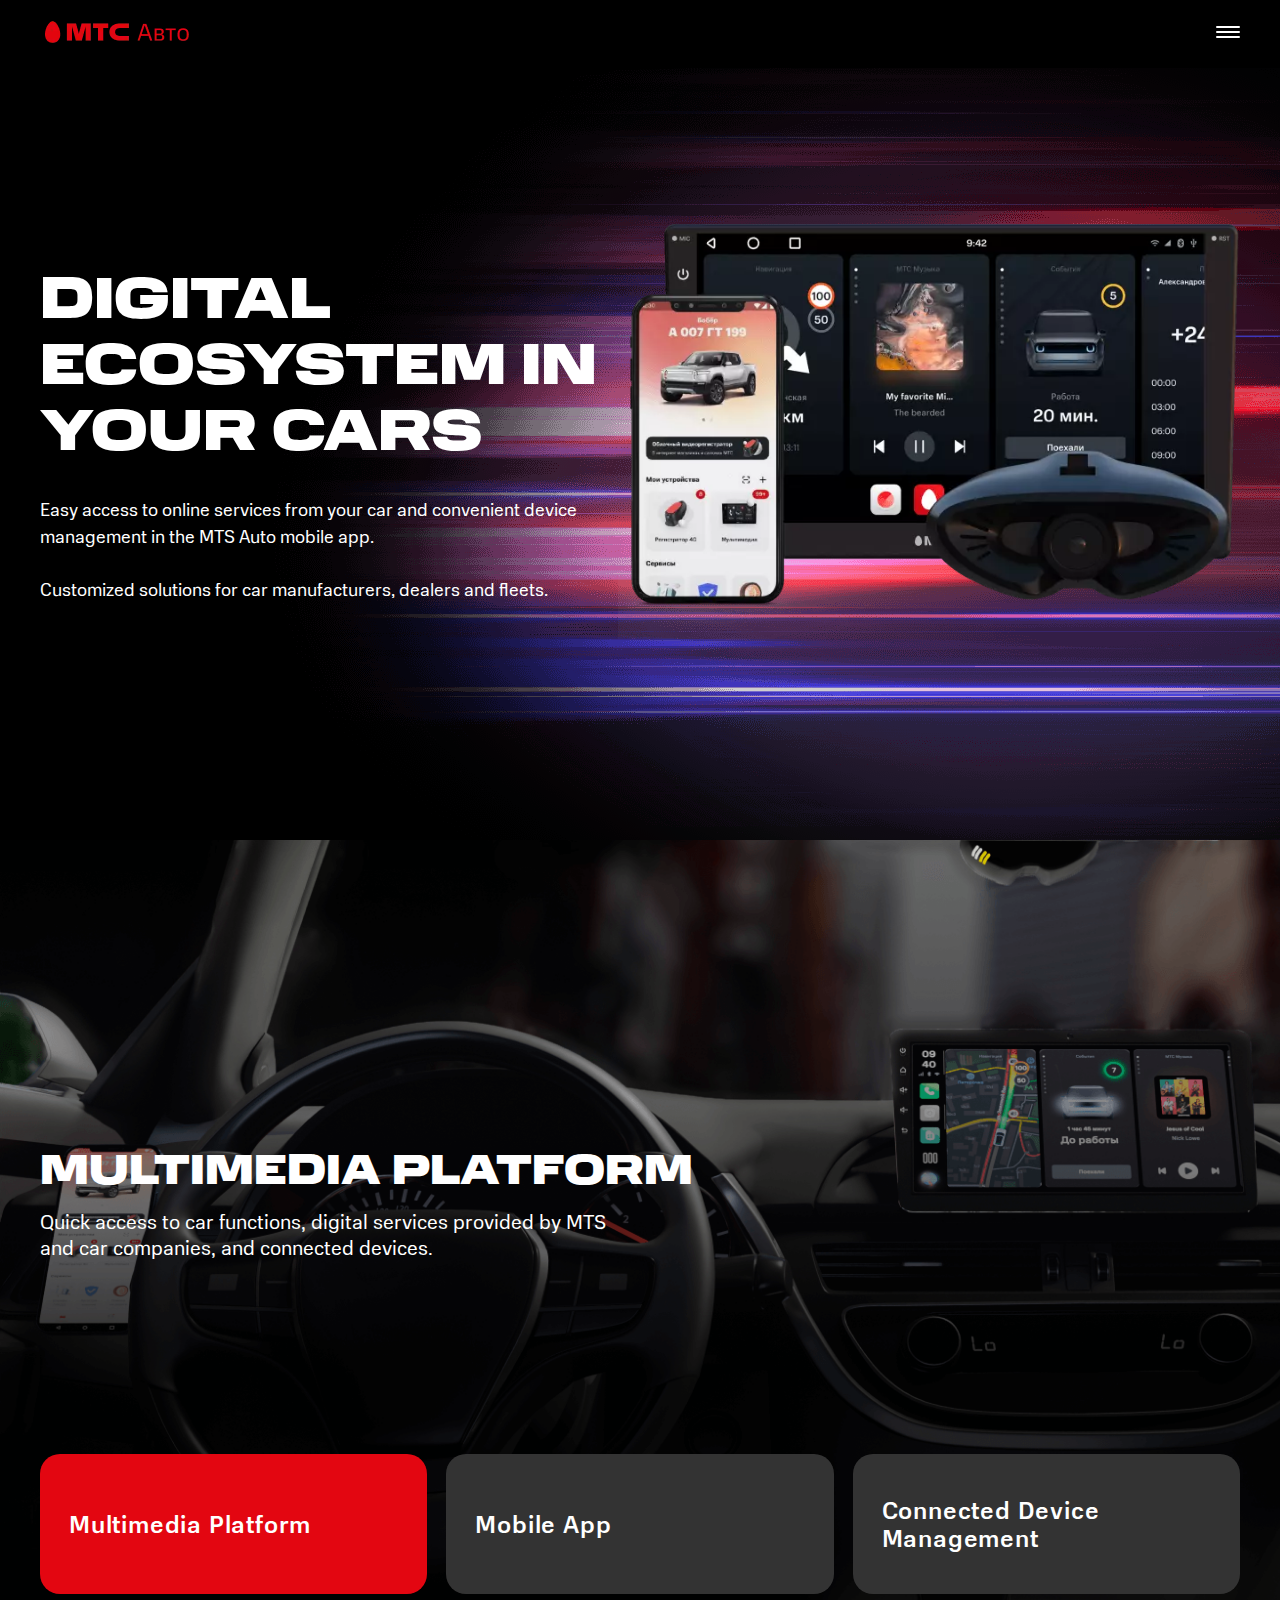
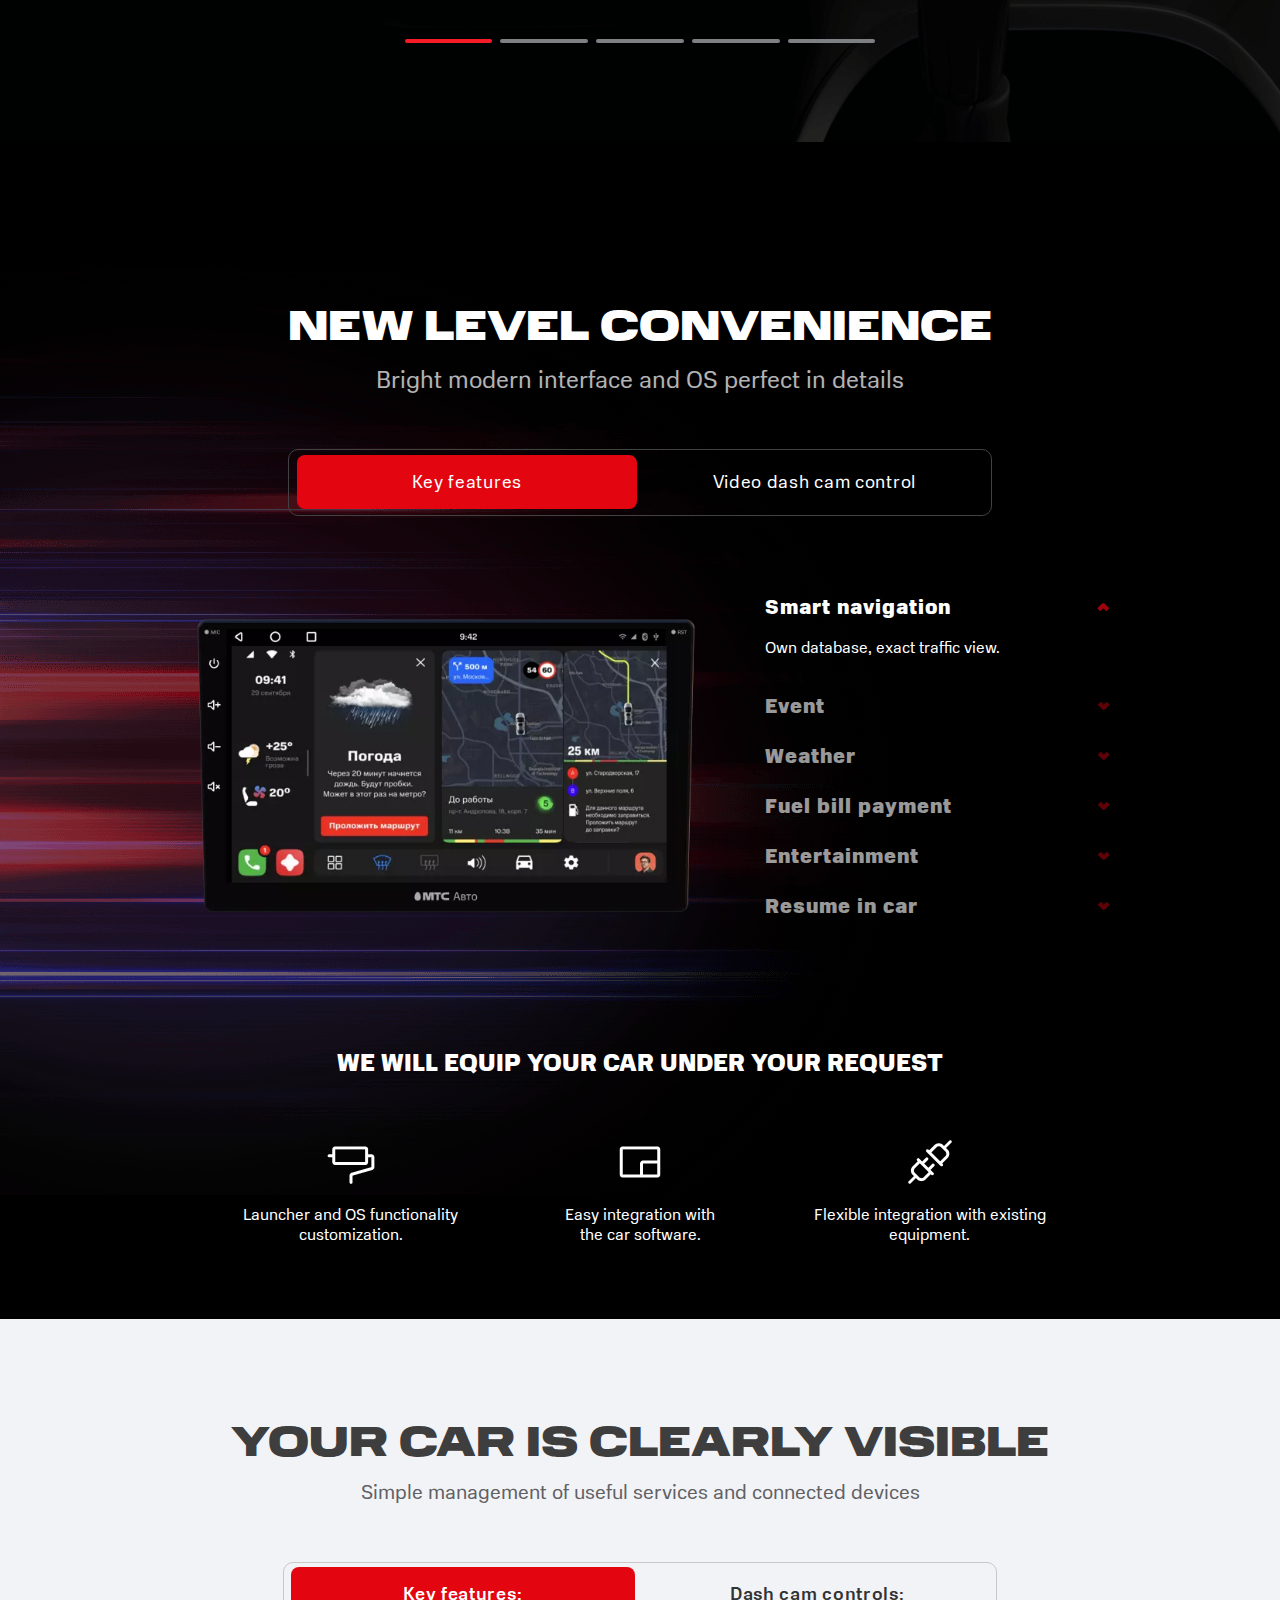
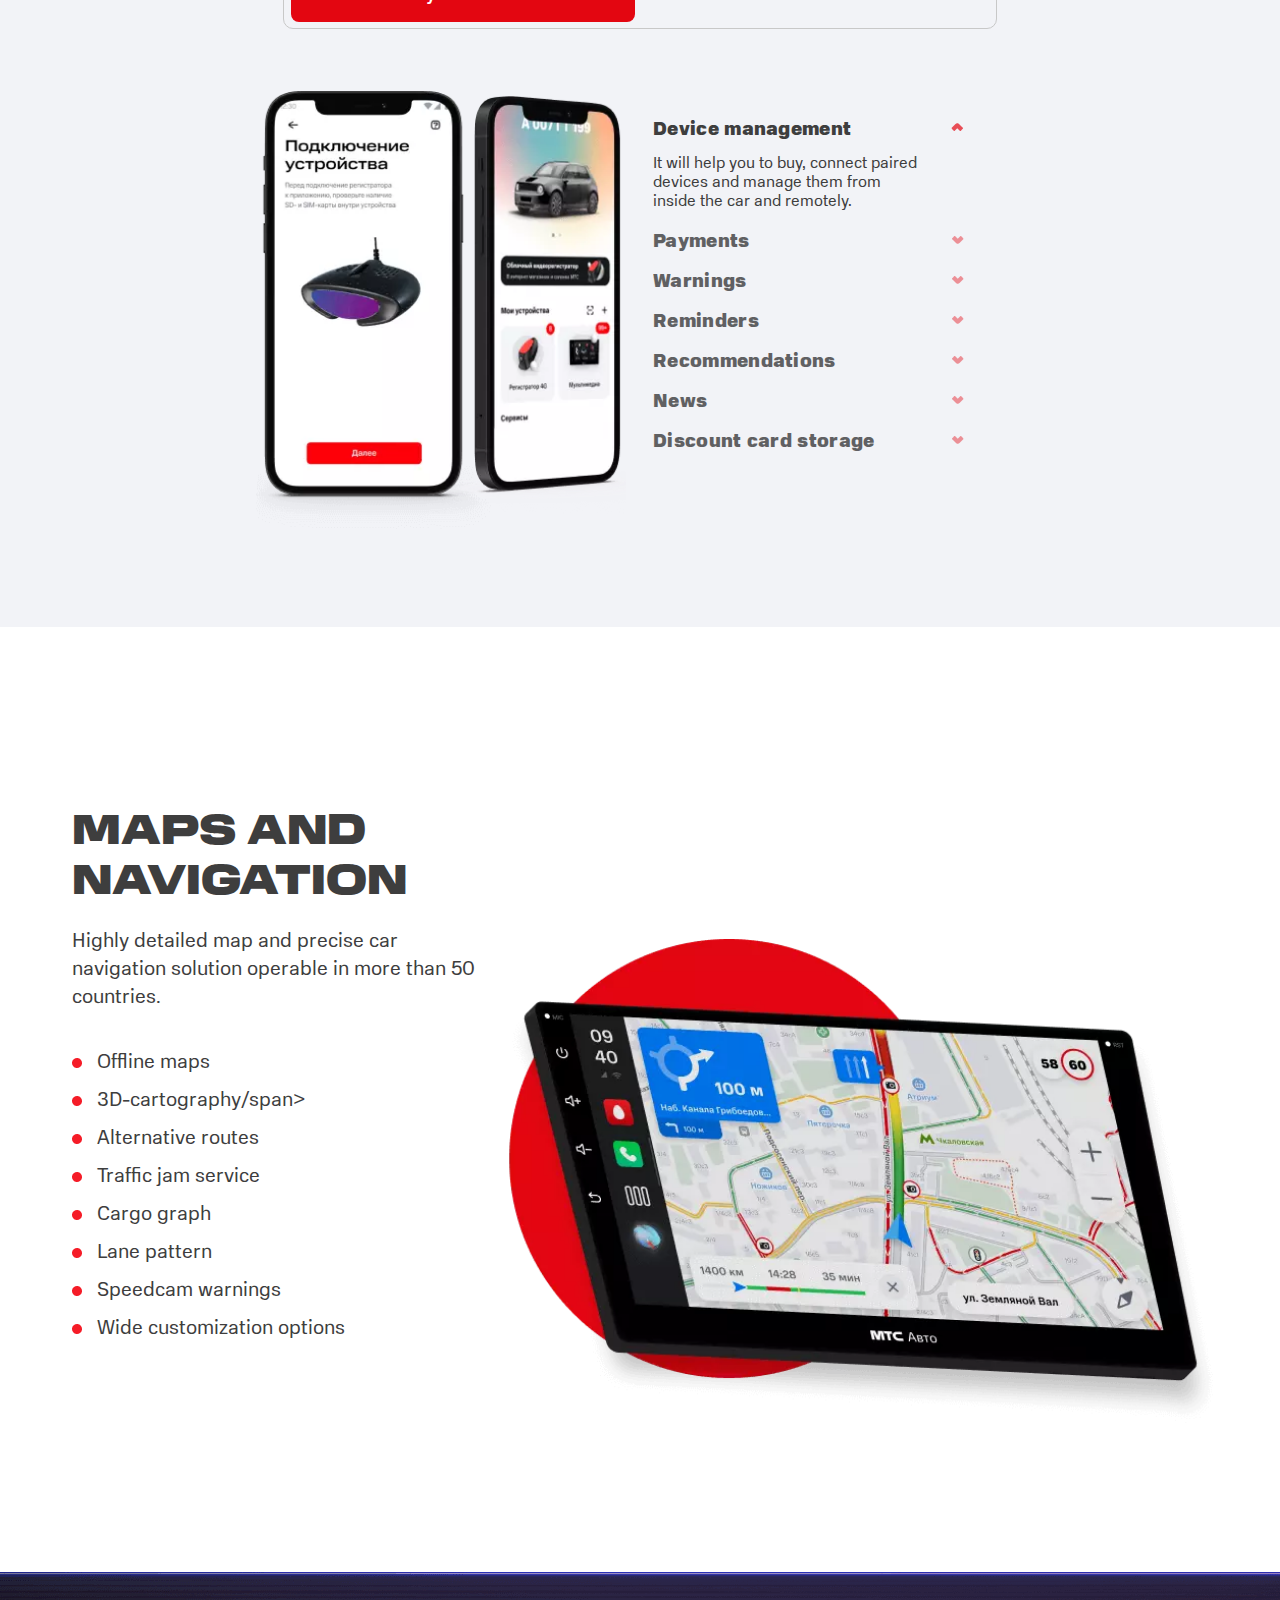
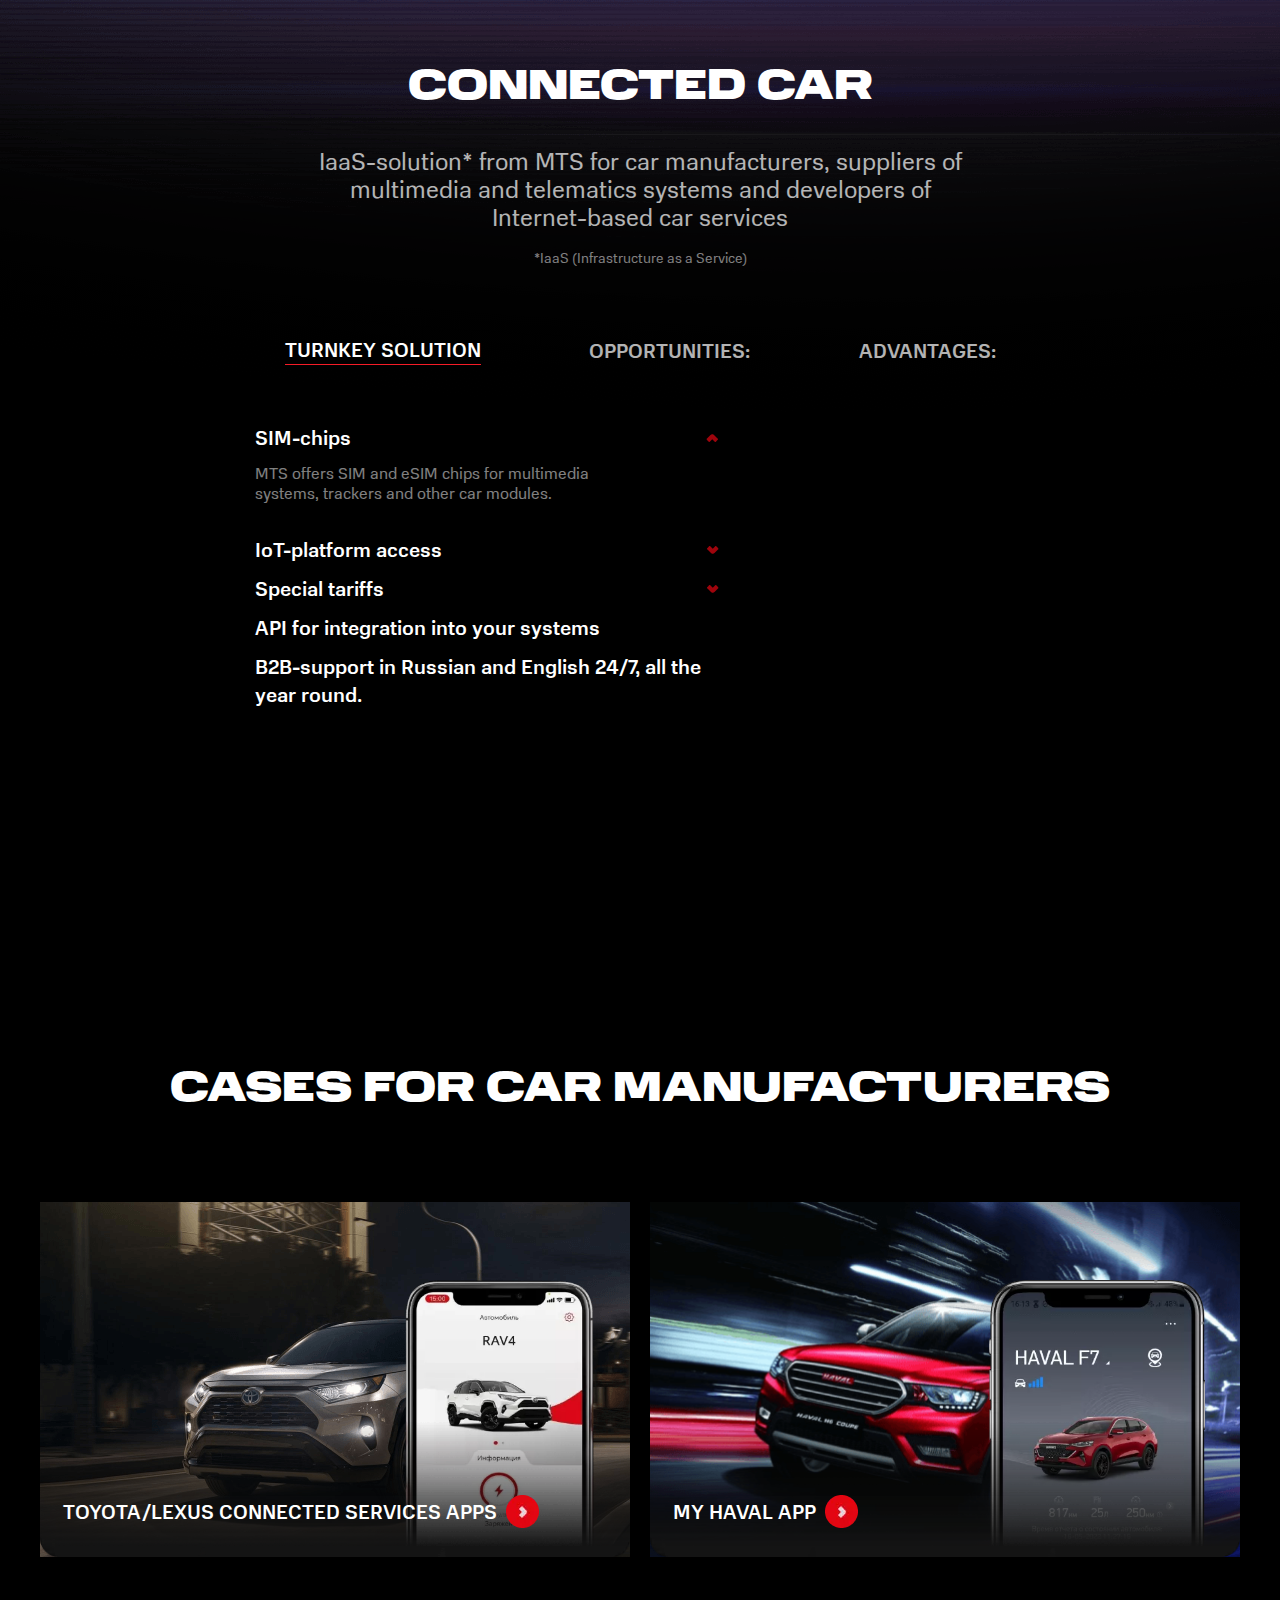
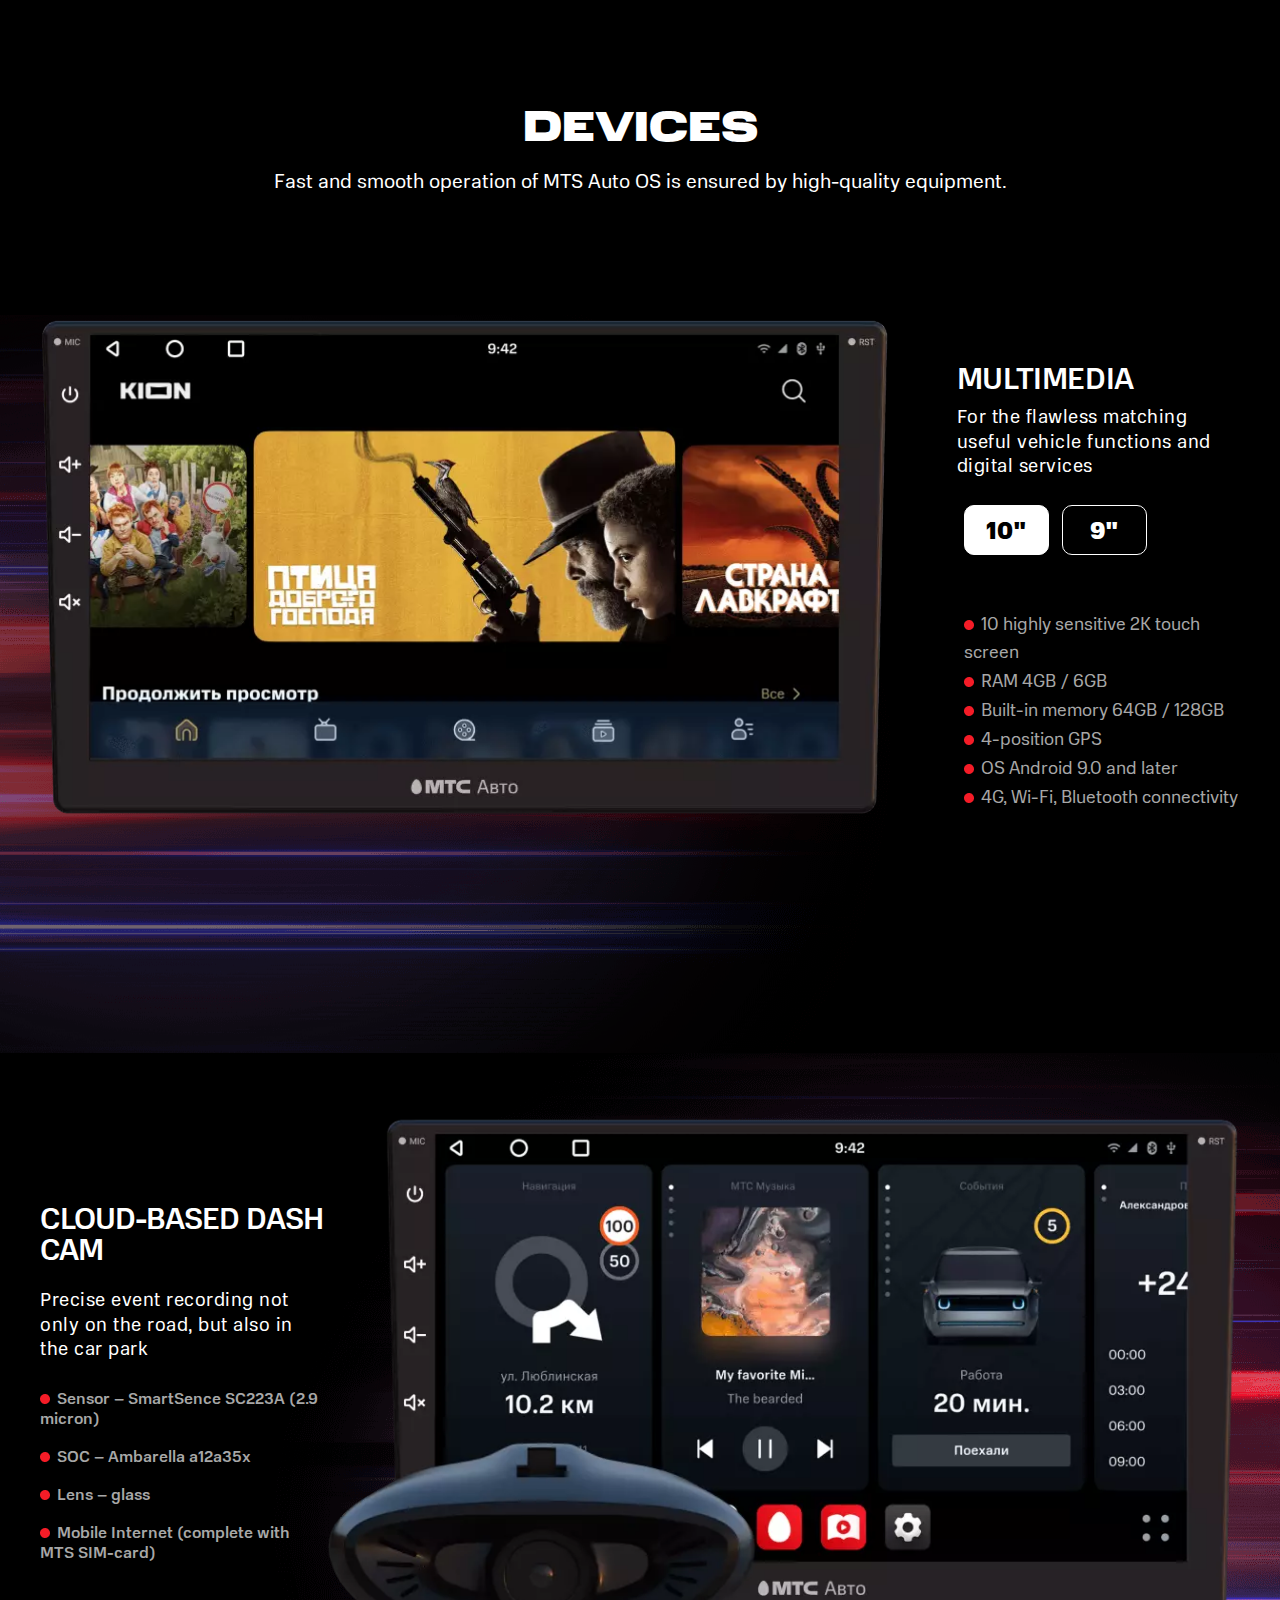
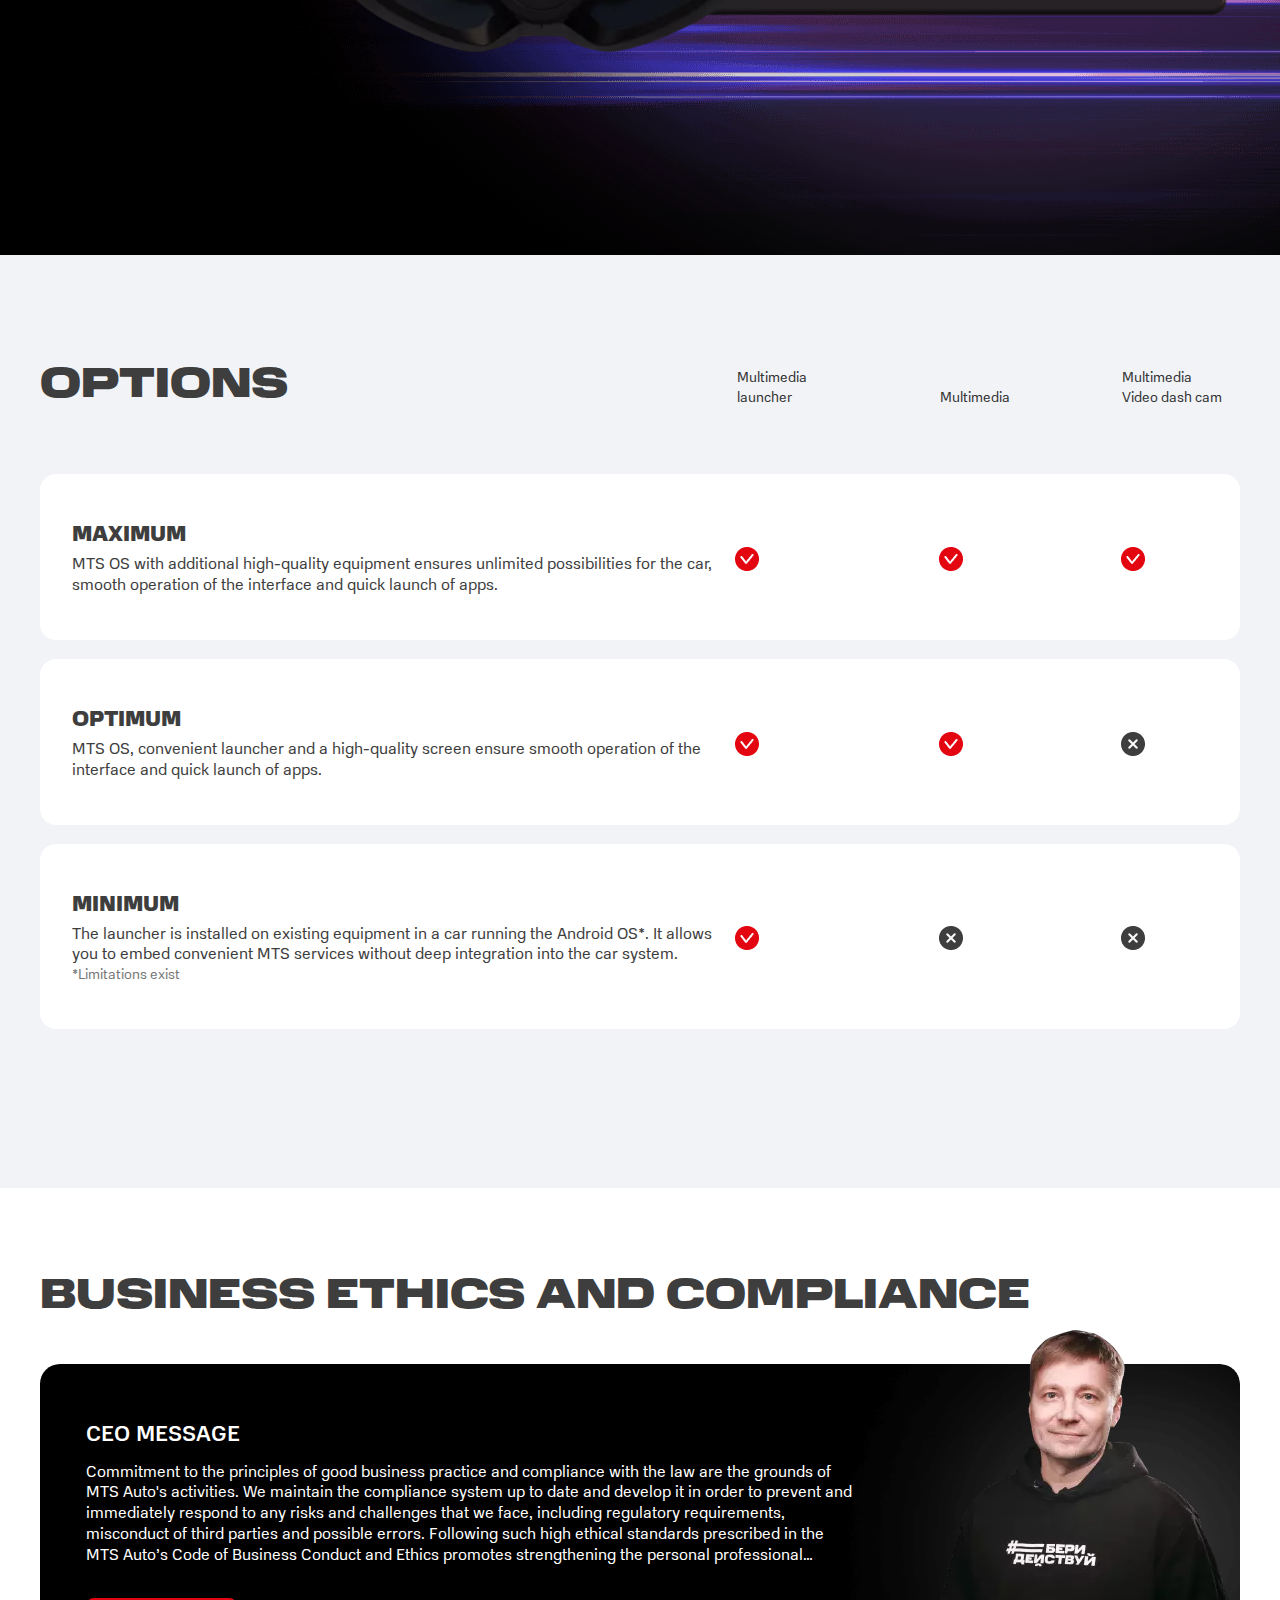
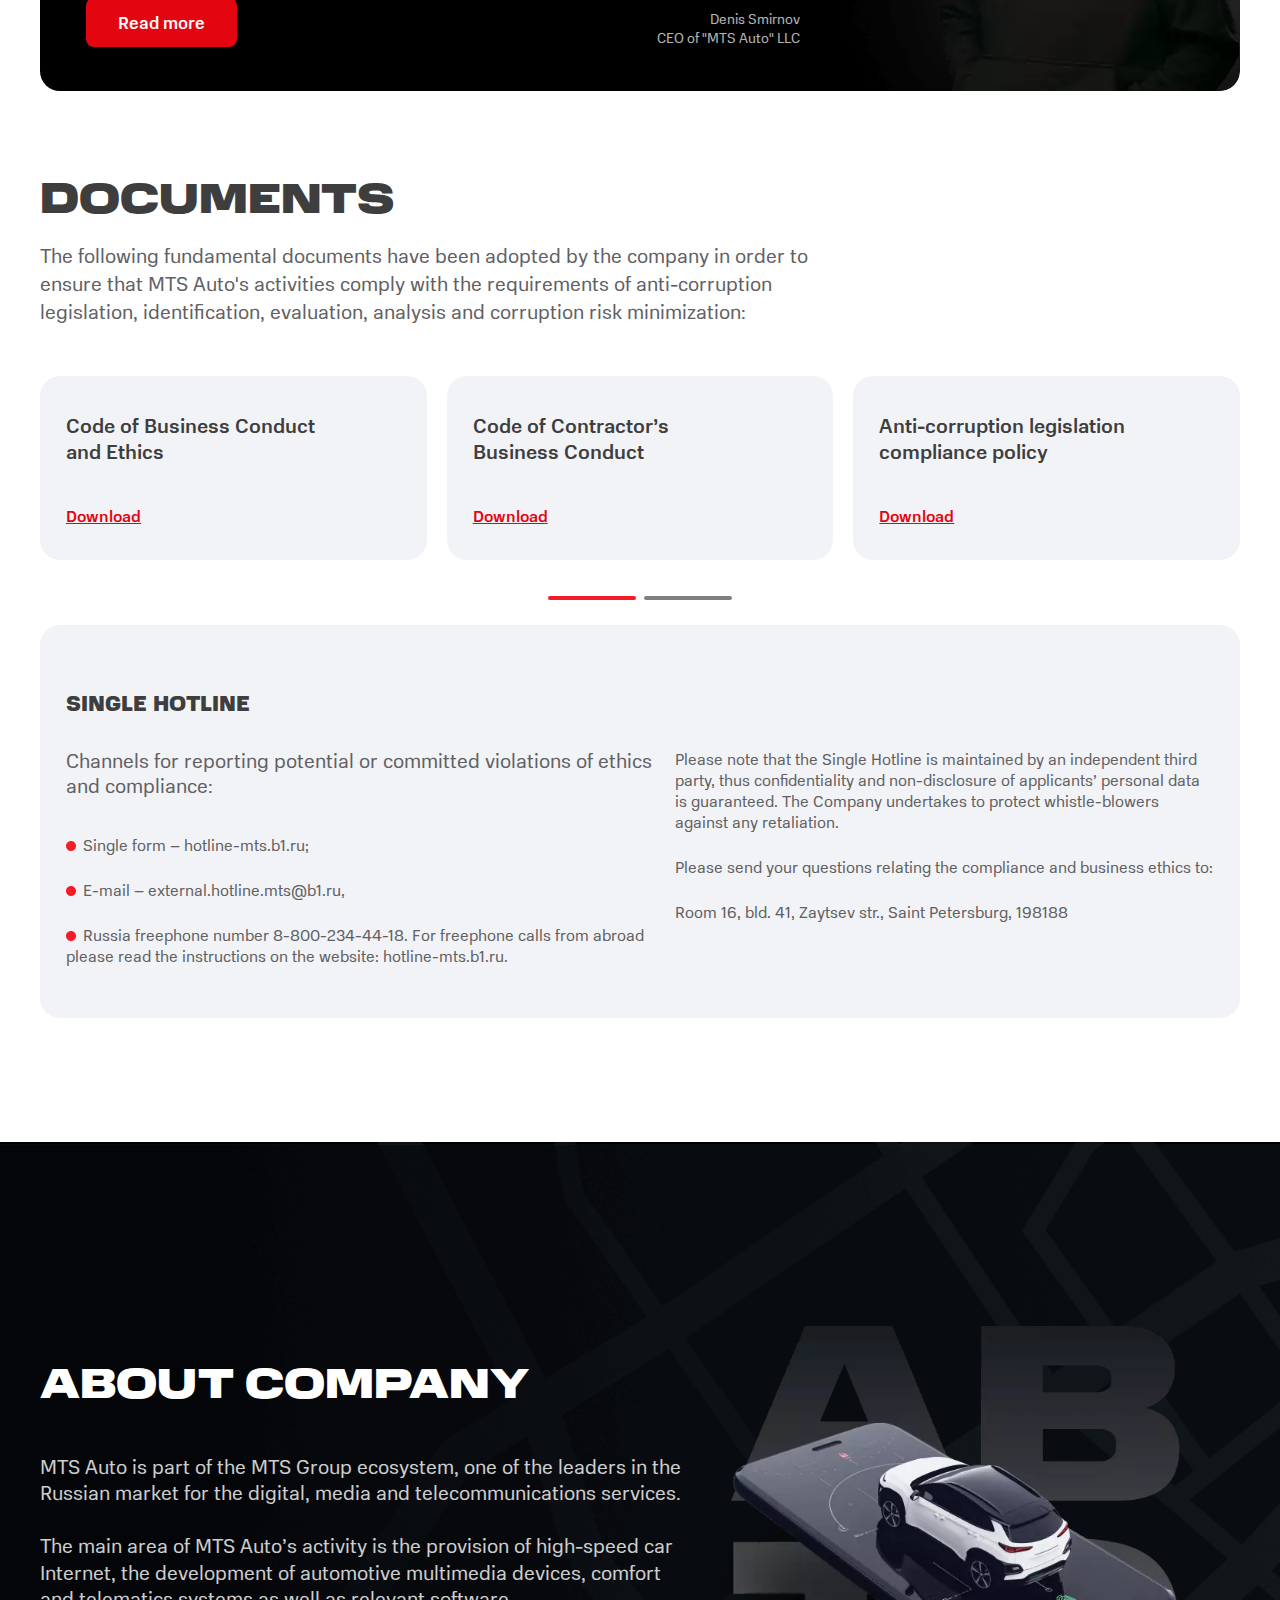
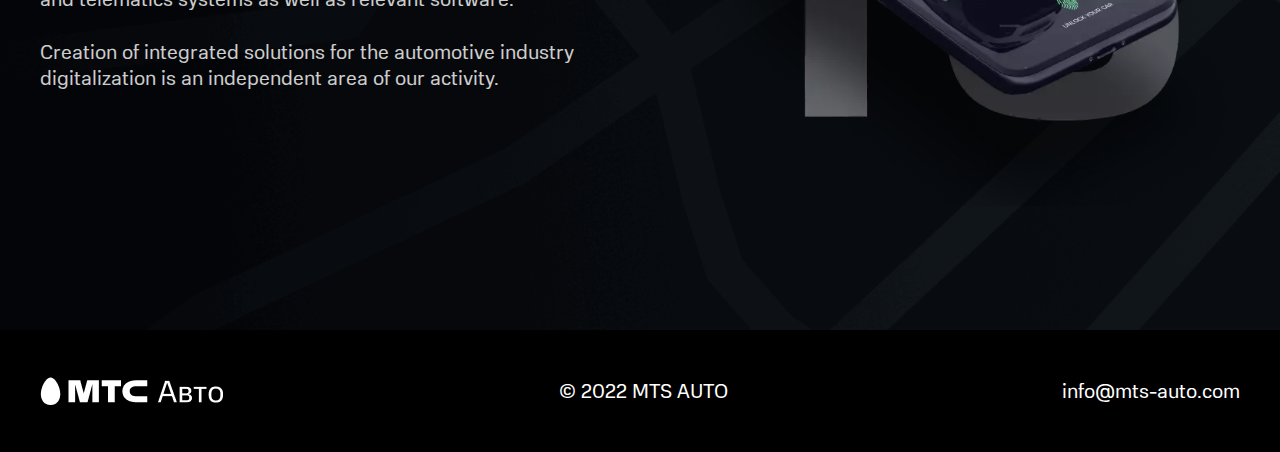
<file: mtsEN/index.html>
<!DOCTYPE html>
<html lang="ru">
<head>
    <meta http-equiv="content-type" content="text/html; charset=utf-8">
    <title>MTS Avto</title>
    <meta
      name="viewport"
      content="width=device-width, initial-scale=1, minimum-scale=1, maximum-scale=1">
    <link href="css/swiper-bundle.min.css" rel="stylesheet">
    <link href="css/reset.css" rel="stylesheet">
	<link href="css/style.css" rel="stylesheet">
	<link href="css/media.css" rel="stylesheet">
</head>
<body>
    <div class="hid"></div>
    <div class="bg-black">
        <div class="header">
            <header>
                <div class="header__logo">
                    <a href="#">
                        <picture>
                            <source srcset="img/logo.webp" class="header__logo_img" type="image/webp" />
                            <img src="img/logo.png" alt="logo" class="header__logo_img">
                        </picture>
                    </a>
                </div>
                <nav class="header__menu">
                    <ul class="header__menu_list">
                        <li id="btos" class="header__nemu_list-item"><a href="#os">MTS OS</a></li>
                        <li id="btmp" class="header__nemu_list-item"><a href="#mp">Mobile Application</a></li>
                        <li id="btmn" class="header__nemu_list-item"><a href="#mn">Maps and Navigation</a></li>
                        <li id="btcc" class="header__nemu_list-item"><a href="#cc">Connected Car</a></li>
                        <li id="btu"  class="header__nemu_list-item"><a href="#u">Devices</a></li>
                        <li id="btdel" class="header__nemu_list-item"><a href="#del">Options</a></li>
                        <li id="btak" class="header__nemu_list-item"><a href="#ak">Business Ethics and Compliance</a></li>
                        <li id="btac" class="header__nemu_list-item"><a href="#ac">About Us</a></li>
                    </ul>
                </nav>
                <div class="header__burger">
                    <span></span>
                </div>
            </header>
        </div>
        <main>
            <div class="bg-image pt">
                <div class="wrapper">
                    <section class="baner">
                        <div class="baner__left">
                            <h1>DIGITAL ECOSYSTEM IN YOUR CARS</h1>
                            <p class="baner__left_text">Easy access to online services from your car and convenient device management in the MTS Auto mobile app.</p>
                            <p class="baner__left_text lh">Customized solutions for car manufacturers, dealers and fleets.</p>
                        </div>
                        <div class="baner__right">
                            <picture>
                                <source srcset="img/gadjets.webp" class="baner__right_img" type="image/webp" />
                                <img src="img/gadjets.png" alt="gadjets" class="baner__right_img">
                            </picture>
                        </div>
                    </section>
                </div>
            </div>
            <section class="bl" id="os">
                <div class="swiper mySwiper">
                    <div class="swiper-wrapper sw_bg">
                        <div class="swiper-slide" style="background: url(img/slider1.png);background-repeat: no-repeat;background-size: cover;">
                            <div class="wrapper">
                                <div class="swip">
                                    <div class="swiper__desc">
                                        <h2 class="swiper__header">Multimedia Platform</h2>
                                        <p class="swiper__text">Quick access to car functions, digital services provided by MTS and car companies, and connected devices.</p>
                                    </div>
                                    <div class="swiper__block">
                                        <a href="#" class="swiper__block_content red">
                                            Multimedia Platform
                                        </a>
                                        <a href="#" class="swiper__block_content mp">
                                            Mobile App
                                        </a>
                                        <a href="#" class="swiper__block_content up">
                                            Connected Device Management
                                        </a>
                                    </div>
                                </div>
                            </div>    
                        </div>
                        <div class="swiper-slide" style="background: url(img/slider2.png);
	background-repeat: no-repeat;
	background-size: cover;">
                            <div class="wrapper">
                                <div class="swip">
                                    <div class="swiper__desc">
                                        <h2 class="swiper__header">Mobile App</h2>
                                        <p class="swiper__text">Automotive digital services ecosystem management.</p>
                                    </div>
                                    <div class="swiper__block">
                                        <a href="#" class="swiper__block_content red">
                                            Mobile App
                                        </a>
                                        <a href="#" class="swiper__block_content up">
                                            Connected Device Management
                                        </a>
                                        <a href="#" class="swiper__block_content kn">
                                            Maps and Navigation
                                        </a>
                                    </div>
                                </div>
                            </div>    
                        </div>
                        <div class="swiper-slide" style="background: url(img/slider3.png);
	background-repeat: no-repeat;
	background-size: cover;">
                            <div class="wrapper">
                                <div class="swip">
                                    <div class="swiper__desc">
                                        <h2 class="swiper__header">Connected Device Management</h2>
                                        <p class="swiper__text">Cloud-based video dash cam and other devices are easily integrated into the car’s ecosystem.</p>
                                    </div>
                                    <div class="swiper__block">
                                        <a href="#" class="swiper__block_content red">
                                            Connected Device Management
                                        </a>
                                        <a href="#" class="swiper__block_content kn">
                                            Maps and Navigation
                                        </a>
                                        <a href="#" class="swiper__block_content cc">
                                            Connected car
                                        </a>
                                    </div>
                                </div>      
                            </div>
                        </div>
                        <div class="swiper-slide" style="background: url(img/slider4.png);
	background-repeat: no-repeat;
	background-size: cover;">
                            <div class="wrapper">
                                <div class="swip">
                                    <div class="swiper__desc">
                                        <h2 class="swiper__header">Maps and Navigation</h2>
                                        <p class="swiper__text">Highly detailed map and precise car navigation solution operable in more than 50 countries.</p>
                                    </div>
                                    <div class="swiper__block">
                                        <a href="#" class="swiper__block_content red">
                                            Maps and Navigation
                                        </a>
                                        <a href="#" class="swiper__block_content cc">
                                            Connected car                                
                                        </a>
                                        <a href="#" class="swiper__block_content pm">
                                            Multimedia Platform
                                        </a>
                                    </div>
                                </div>
                            </div>    
                        </div>
                        <div class="swiper-slide" style="background: url(img/slider5.png);
	background-repeat: no-repeat;
	background-size: cover;">
                            <div class="wrapper">
                                <div class="swip">
                                    <div class="swiper__desc">
                                        <h2 class="swiper__header">Connected car</h2>
                                        <p class="swiper__text">Car telematics suite.</p>
                                    </div>
                                    <div class="swiper__block">
                                        <a href="#" class="swiper__block_content red">
                                            Connected car                                
                                        </a>
                                        <a href="#" class="swiper__block_content pm">
                                            Multimedia Platform
                                        </a>
                                        <a href="#" class="swiper__block_content mp">
                                            Mobile App
                                        </a>
                                    </div>
                                </div>
                            </div>    
                        </div>
                    </div>
                    <div class="swiper-pagination"></div>
                </div>
            </section>
            <div class="bg-image-left lvl">
                <div class="wrapper">
                    <section class="lvl">
                        <div class="lvl__header">
                            <h2>NEW LEVEL CONVENIENCE</h2>
                            <h3>Bright modern interface and OS perfect in details</h3>
                            <div class="lvl__header_buttons">
                                <button class="lvl_header_buttons-item active" id="func">Key features</button>    
                                <button class="lvl_header_buttons-item" id="videoreg">Video dash cam control</button>   
                            </div>
                        </div>
                        <div class="lvl__block_func active">
                            <ul class="lvl__block_ul">
                                <li class="lvl__block_func-item">
                                    <figure>
                                        <picture class="photo photoOne active">
                                            <source srcset="img/lvl2.webp" type="image/webp" />
                                            <img src="img/lvl2.png" alt="screen">
                                        </picture>
                                        <figcaption class="drop">
                                            <span class="lvl__button1 active frst">Smart navigation</span><p class="desc active">Own database, exact traffic view.</p>
                                        </figcaption>
                                    </figure>
                                </li>
                                <li class="lvl__block_func-item">
                                    <figure>
                                        <picture class="photo photoOne">
                                            <source srcset="img/zaglushka.webp" type="image/webp" />
                                            <img src="img/zaglushka.png" alt="screen">
                                        </picture>
                                        <figcaption class="drop">
                                            <span class="lvl__button1">Event</span><p class="desc">It will remind you of an important meeting from the calendar.</p>
                                        </figcaption>
                                    </figure>
                                </li>
                                <li class="lvl__block_func-item">
                                    <figure>
                                        <picture class="photo photoOne">
                                            <source srcset="img/lvl3.webp" type="image/webp" />
                                            <img src="img/lvl3.png" alt="screen">
                                        </picture>
                                        <figcaption class="drop">
                                            <span class="lvl__button1">Weather</span><p class="desc">It will warn you of changing weather conditions.</p>
                                        </figcaption>
                                    </figure>
                                </li>
                                <li class="lvl__block_func-item">
                                    <figure>
                                        <picture class="photo photoOne">
                                            <source srcset="img/lvl4.webp" type="image/webp" />
                                            <img src="img/lvl4.png" alt="screen">
                                        </picture>
                                        <figcaption class="drop">
                                            <span class="lvl__button1">Fuel bill payment</span><p class="desc">From inside the car through integration with petrol stations.</p>
                                        </figcaption>
                                    </figure>
                                </li>
                                <li class="lvl__block_func-item">
                                    <figure>
                                        <picture class="photo photoOne">
                                            <source srcset="img/lvl5.webp" type="image/webp" />
                                            <img src="img/lvl5.png" alt="screen">
                                        </picture>
                                        <figcaption class="drop">
                                            <span class="lvl__button1">Entertainment</span><p class="desc">Music, radio and audiobooks.</p>
                                        </figcaption>
                                    </figure>
                                </li>
                                <li class="lvl__block_func-item">
                                    <figure>
                                        <picture class="photo photoOne">              
                                            <source srcset="img/zaglushka.webp" type="image/webp" />      
                                            <img src="img/zaglushka.png" alt="screen">
                                        </picture>
                                        <figcaption class="drop">
                                            <span class="lvl__button1">Resume in car</span><p class="desc">It will offer to pay or renew your KION subscription and watch the match to the end on the multimedia screen.</p>
                                        </figcaption>
                                    </figure>
                                </li>
                            </ul>
                        </div>
                        <div class="lvl__block_videoreg">
                            <ul class="lvl__block_ul">
                                <li class="lvl__block_func-item">
                                    <figure>
                                        <picture class="photo photoTwo active">           
                                            <source srcset="img/zaglushka_reg.webp" type="image/webp" />                                 
                                            <img src="img/zaglushka_reg.png" alt="screen">
                                        </picture>
                                        <figcaption class="drop">
                                            <span class="lvl__button2 frst active">Geo-tracking, scoring</span><p class="desc active">Visual presentation of your car’s location and speed on the map supporting real-time video.</p>
                                        </figcaption>
                                    </figure>
                                </li>    
                                <li class="lvl__block_func-item">
                                    <figure>
                                        <picture class="photo photoTwo">                  
                                            <source srcset="img/zaglushka_reg.webp" type="image/webp" />                          
                                            <img src="img/zaglushka_reg.png" alt="screen">
                                        </picture>
                                        <figcaption class="drop">
                                            <span class="lvl__button2">Accident recording</span><p class="desc">In the event of an accident, collision, hard braking, sharp turn or improper driving behaviour, the video will be automatically recorded and uploaded to the cloud.</p>
                                        </figcaption>
                                    </figure>
                                </li>
                                <li class="lvl__block_func-item">
                                    <figure>
                                        <picture class="photo photoTwo">                  
                                            <source srcset="img/zaglushka_reg.webp" type="image/webp" />                          
                                            <img src="img/zaglushka_reg.png" alt="screen">
                                        </picture>
                                        <figcaption class="drop">
                                            <span class="lvl__button2">Cloud-based storage</span><p class="desc">Saving real-time event records to the cloud. Files can be played or downloaded from the cloud at any time via a smartphone or PC.</p>
                                        </figcaption>
                                    </figure>
                                </li>
                                <li class="lvl__block_func-item">
                                    <figure>
                                        <picture class="photo photoTwo">                  
                                            <source srcset="img/zaglushka_reg.webp" type="image/webp" />                          
                                            <img src="img/zaglushka_reg.png" alt="screen">
                                        </picture>
                                        <figcaption class="drop">
                                            <span class="lvl__button2">Parking watch</span><p class="desc">Automatic video recording in case of impact in the car park even when the car is turned off. Notice of the car impact or damage. Remote car tracking.</p>
                                        </figcaption>
                                    </figure>
                                </li>
                                <li class="lvl__block_func-item">
                                    <figure>
                                        <picture class="photo photoTwo">                  
                                            <source srcset="img/zaglushka_reg.webp" type="image/webp" />                          
                                            <img src="img/zaglushka_reg.png" alt="screen">
                                        </picture>
                                        <figcaption class="drop">
                                            <span class="lvl__button2">Route history</span><p class="desc">Saving car trip information.</p>
                                        </figcaption>
                                    </figure>
                                </li>
                            </ul>
                        </div>
                        <div class="lvl__footer">
                            <h3> WE WILL EQUIP YOUR CAR UNDER YOUR REQUEST</h3>
                            <div class="lvl__footer_carst">
                                <figure>
                                    <picture>
                                        <source srcset="img/PaintRoller.webp" type="image/webp" />
                                        <img src="img/PaintRoller.png" alt="screen">
                                    </picture>
                                    <figcaption>
                                        <span>Launcher and OS functionality customization.</span>
                                    </figcaption>
                                </figure>
                                <figure class="lvl__footer_center">
                                    <picture>
                                        <source srcset="img/PictureInPicture.webp" type="image/webp" />
                                        <img src="img/PictureInPicture.png" alt="screen">
                                    </picture>
                                    <figcaption>
                                        <span>Easy integration with the car software.</span>
                                    </figcaption>
                                </figure>
                                <figure>
                                    <picture>
                                        <source srcset="img/Plugs.webp" type="image/webp" />
                                        <img src="img/Plugs.png" alt="screen">
                                    </picture>
                                    <figcaption>
                                        <span>Flexible integration with existing equipment.</span>
                                    </figcaption>
                                </figure>
                            </div>
                        </div>
                    </section>
                </div>
            </div>
            <div class="bg-light mb">
                <div class="wrapper">
                    <section class="palm" id="mp">
                        <div class="palm__header">
                            <h2>YOUR CAR IS CLEARLY VISIBLE</h2>
                            <h3>Simple management of useful services and connected devices</h3>
                            <div class="palm__header_buttons">
                                <button class="palm_header_buttons-item active" id="func_palm">Key features:</button>    
                                <button class="palm_header_buttons-item" id="videoreg_palm">Dash cam controls:</button>   
                            </div>
                        </div>
                        <div class="palm__block_func active">
                            <ul class="palm__block_ul">
                                <li class="palm__block_func-item">
                                    <figure>
                                        <picture class="photo photoAuto active">
                                            <source srcset="img/iphone1.webp" type="image/webp" />
                                            <img src="img/iphone1.png" alt="phone">
                                        </picture>
                                        <figcaption class="drop">
                                            <span class="palm__button1 active frst">Device management</span><p class="palm__desc active">It will help you to buy, connect paired devices and manage them from inside the car and remotely.</p>
                                        </figcaption>
                                    </figure>
                                </li>    
                                <li class="palm__block_func-item">
                                    <figure>
                                        <picture class="photo photoAuto">
                                            <source srcset="img/iphone_zagl.webp" type="image/webp" />
                                            <img src="img/iphone_zagl.png" alt="phone">
                                        </picture>
                                        <figcaption class="drop">
                                            <span class="palm__button1">Payments</span><p class="palm__desc">It will help you to pay tolls and fines.</p>
                                        </figcaption>
                                    </figure>
                                </li>
                                <li class="palm__block_func-item">
                                    <figure>
                                        <picture class="photo photoAuto">
                                            <source srcset="img/iphone_zagl.webp" type="image/webp" />
                                            <img src="img/iphone_zagl.png" alt="phone">
                                        </picture>
                                        <figcaption class="drop">
                                            <span class="palm__button1">Warnings</span><p class="palm__desc">It will warn you of important objects on the road, from the traffic police posts and cameras to potholes and repair works.</p>
                                        </figcaption>
                                    </figure>
                                </li>
                                <li class="palm__block_func-item">
                                    <figure>
                                        <picture class="photo photoAuto">
                                            <source srcset="img/iphone4.webp" type="image/webp" />
                                            <img src="img/iphone4.png" alt="phone">
                                        </picture>
                                        <figcaption class="drop">
                                            <span class="palm__button1">Reminders</span><p class="palm__desc">It will notify you about maintenance and select the necessary spare parts for repairing. It will remind you of the need to buy an insurance policy.</p>
                                        </figcaption>
                                    </figure>
                                </li>
                                <li class="palm__block_func-item">
                                    <figure>
                                        <picture class="photo photoAuto">
                                            <source srcset="img/iphone_zagl.webp" type="image/webp" />
                                            <img src="img/iphone_zagl.png" alt="phone">
                                        </picture>
                                        <figcaption class="drop">
                                            <span class="palm__button1">Recommendations</span><p class="palm__desc">It will offer you a suitable car service and switch to a native application.</p>
                                        </figcaption>
                                    </figure>
                                </li>
                                <li class="palm__block_func-item">
                                    <figure>
                                        <picture class="photo photoAuto">  
                                            <source srcset="img/iphone_zagl.webp" type="image/webp" />                  
                                            <img src="img/iphone_zagl.png" alt="phone">
                                        </picture>
                                        <figcaption class="drop">
                                            <span class="palm__button1">News</span><p class="palm__desc">It will offer you relevant and important news.</p>
                                        </figcaption>
                                    </figure>
                                </li>
                                <li class="palm__block_func-item">
                                    <figure>
                                        <picture class="photo photoAuto"> 
                                            <source srcset="img/iphone_zagl.webp" type="image/webp" />                   
                                            <img src="img/iphone_zagl.png" alt="phone">
                                        </picture>
                                        <figcaption class="drop">
                                            <span class="palm__button1">Discount card storage</span><p class="palm__desc">It will provide you with convenient access to all discount and bonus cards.</p>
                                        </figcaption>
                                    </figure>
                                </li>
                            </ul>
                        </div>
                        <div class="palm__block_videoreg">
                            <ul class="palm__block_ul">
                                <li class="palm__block_func-item">
                                    <figure>
                                        <picture class="photo photoAutoTwo active">   
                                            <source srcset="img/iphone_zagl_v.webp" type="image/webp" />                                         
                                            <img src="img/iphone_zagl_v.png" alt="phone">
                                        </picture>
                                        <figcaption class="drop">
                                            <span class="palm__button2 frst active">Notifications</span><p class="palm__desc active">It will notify you about an evacuation, the car location, and calculate the approximate travel cost and time.</p>
                                        </figcaption>
                                    </figure>
                                </li>    
                                <li class="palm__block_func-item">
                                    <figure>
                                        <picture class="photo photoAutoTwo">        
                                            <source srcset="img/iphone_zagl_v.webp" type="image/webp" />                                    
                                            <img src="img/iphone_zagl_v.png" alt="phone">
                                        </picture>
                                        <figcaption class="drop">
                                            <span class="palm__button2">Cloud-based access</span><p class="palm__desc">It allows you to operate the cloud-based dash cam storage.</p>
                                        </figcaption>
                                    </figure>
                                </li>
                            </ul>
                        </div>
                    </section>
                </div>
            </div>
            <div class="bg-white" id="mn">
                <div class="wrapper">
                    <section class="maps">
                        <div>
                            <h2 class="maps__head">
                                MAPS AND NAVIGATION
                            </h2>
                            <p class="maps_text">Highly detailed map and precise car navigation solution operable in more than 50 countries.</p>
                            <ul class="maps__ul">
                                <li class="maps__ul_item"><span>Offline maps</span></li>
                                <li class="maps__ul_item"><span>3D-cartography/span> </li>
                                <li class="maps__ul_item"><span>Alternative routes</span></li>
                                <li class="maps__ul_item"><span>Traffic jam service</span></li>
                                <li class="maps__ul_item"><span>Cargo graph</span></li>
                                <li class="maps__ul_item"><span>Lane pattern</span></li>
                                <li class="maps__ul_item"><span>Speedcam warnings</span></li>
                                <li class="maps__ul_item"><span>Wide customization options</span></li>
                            </ul>
                        </div>
                        <div>
                            <picture class="maps__img">
                                <source srcset="img/map.webp" type="image/webp" />         
                                <img src="img/map.png" alt="map">
                            </picture>
                        </div>
                    </section>
                </div>
            </div>
            <div class="bg-image-top" id="cc">
                <div class="wrapper">
                    <section class="connection">
                        <h2>Connected Car</h2>
                        <p>IaaS-solution* from MTS for car manufacturers, suppliers of multimedia and telematics systems and developers of Internet-based car services</p>
                        <span class="min">*IaaS (Infrastructure as a Service)</span>
                        <div class="connection__buttons">
                            <button class="connection__buttons_item active" id="conn__button__1">Turnkey solution</button>
                            <button class="connection__buttons_item" id="conn__button__2">Opportunities:</button>
                            <button class="connection__buttons_item" id="conn__button__3">Advantages:</button>
                        </div>
                        <div class="connection__block active" id="conn_1">
                            <dl>
                                <dt class="connection__block_item active">
                                    SIM-chips
                                </dt>
                                    <dd class="active">
                                        MTS offers SIM and eSIM chips for multimedia systems, trackers and other car modules.
                                    </dd>
                                <dt class="connection__block_item">
                                    IoT-platform access
                                </dt>
                                    <dd>
                                        The platform allows you to receive information about the status and location of SIM-cards, manage communication channels, and control expenditures. You can customize usage models for your individual production and delivery cycle.
                                    </dd>
                                <dt class="connection__block_item">
                                    Special tariffs
                                </dt>
                                    <dd>
                                        Individual approach to tariffs – depending on the scope of your project.
                                    </dd>
                                <dt class="connection__block_item-no">
                                    API for integration into your systems
                                </dt>
                                <dt class="connection__block_item-no">
                                    B2B-support in Russian and English 24/7, all the year round.
                                </dt>        
                            </dl>
                        </div>
                        <div class="connection__block disable" id="conn_2">
                            <ul class="maps__ul">
                                <li class="connection__block__item-li"><span>Leader in М2М-solutions and IoT in Russia in terms of amount of SIM-cards</span></li>
                                <li class="connection__block__item-li"><span>The largest in Russia 4G network. About  100,000 2G/3G/LTE base stations</span></li>
                                <li class="connection__block__item-li"><span>Own expertise of the development of mobile applications and digital services</span></li>
                                <li class="connection__block__item-li"><span>Geo-steering services and vehicle monitoring</span></li>
                                <li class="connection__block__item-li"><span>Satellite</span></li>
                            </ul>
                        </div>
                        <div class="connection__block disable" id="conn_3">
                            <dl>
                                <dt class="connection__block_item active">
                                    “Plug-and-forget” automation principle
                                </dt>
                                    <dd class="active">
                                        Creation of automatic scripts
                                    </dd>
                                <dt class="connection__block_item">
                                    Round-the-clock monitoring and diagnostics
                                </dt>
                                    <dd>
                                        Event notification system
                                    </dd>
                                <dt class="connection__block_item">
                                    Optimization of connected vehicles
                                </dt>
                                    <dd>
                                        Creation of individual consumption profiles
                                    </dd>    
                                <dt class="connection__block_item">
                                    Integration of innovations for exceptional servicing
                                </dt>
                                    <dd>
                                        We will choose a connected car service platform for you that will make it easy to launch new services, optimize service reliability, and quickly detect and resolve issues to keep your customers satisfied.
                                    </dd>  
                            </dl>   
                        </div>
                    </section>
                </div>
            </div>
            <div class="bl" >
                <div class="wrapper">
                    <section class="casses">
                        <h2>CASES FOR CAR MANUFACTURERS</h2>
                        <div class="classes_blocks">
                            <div class="classes__blocks_item" id="Toyota">
                                <div>
                                    <h3>Toyota/Lexus Connected Services Apps</h3>
                                    <picture class="classes__img_btn">
                                        <source srcset="img/btn.webp" type="image/webp" />         
                                        <img src="img/btn.png" alt="desc">
                                    </picture>
                                    <picture class="classes__img">
                                        <source srcset="img/toyota.webp" type="image/webp" />         
                                        <img src="img/toyota.png" alt="desc">
                                    </picture>
                                    <picture class="classes__img_grag">
                                        <source srcset="img/grad.webp" type="image/webp" />         
                                        <img src="img/grad.png" alt="desc">
                                    </picture>
                                </div>
                            </div>
                            <div class="classes__blocks_item" id="Haval">
                                <div>
                                    <h3>MY Haval app</h3>
                                    <picture class="classes__img_btn">
                                        <source srcset="img/btn.webp" type="image/webp" />         
                                        <img src="img/btn.png" alt="desc">
                                    </picture>
                                    <picture class="classes__img">
                                        <source srcset="img/hav.webp" type="image/webp" />         
                                        <img src="img/hav.png" alt="desc">
                                    </picture>
                                    <picture class="classes__img_grag">
                                        <source srcset="img/grad.webp" type="image/webp" />         
                                        <img src="img/grad.png" alt="desc">
                                    </picture>
                                </div>
                            </div>
                            <div class="hid"></div>
                            <div class="calsses__modal" id="ToyotaContent">
                                <picture class="close">
                                    <source srcset="img/close.webp" type="image/webp" />  
                                    <img src="img/close.png"  id="ToyotaClose" alt="close">
                                </picture>
                                <h3>Toyota/Lexus Connected Services Apps</h3>
                                <div class="calsses__modal_content">
                                    <picture>
                                        <source srcset="img/toyota.webp" type="image/webp" />  
                                        <img src="img/toyota.png" alt="">
                                    </picture>
                                    <ul>
                                        <li class="calsses__modal_li">Embedded SIM-chips that ensure uninterrupted transfer of data necessary for the operation of Toyota/Lexus Connected Services applications.</li>
                                        <li class="calsses__modal_li">Remote monitoring of the car’s technical condition and registration for service and maintenance.</li>
                                        <li class="calsses__modal_li">Remote route plotting and uploading into the standard system.</li>
                                        <li class="calsses__modal_li">Timely reminders and assistance in an emergency.</li>
                                    </ul>
                                </div>
                            </div>
                            <div class="calsses__modal" id="HavalContent">
                                <picture class="close">
                                    <source srcset="img/close.webp" type="image/webp" />  
                                    <img src="img/close.png"  id="HavalClose" alt="close">
                                </picture>
                                <h3>MY Haval app</h3>
                                <div class="calsses__modal_content">
                                    <picture>
                                        <source srcset="img/hav.webp" type="image/webp" />  
                                        <img src="img/hav.png" alt="">
                                    </picture>
                                    <ul>
                                        <li class="calsses__modal_li">Embedded SIM-chips installed into the standard Haval telecom module that ensure uninterrupted transfer of data necessary for the operation of MY Haval application.</li>
                                        <li class="calsses__modal_li">Door locking and opening.</li>
                                        <li class="calsses__modal_li">Engine start.</li>
                                        <li class="calsses__modal_li">Air conditioner and seat heater regulation.</li>
                                    </ul>
                                </div>
                            </div>
                        </div>
                    </section>
                </div>
            </div>
            <section id="u">
                <div class="wrapper">
                    <div class="devisecs">
                        <h2 class="devices__title">DEVICES</h2>
                        <p>Fast and smooth operation of MTS Auto OS is ensured by high-quality equipment.</p>
                    </div>
                </div>
                <div class="bg-image-left">
                    <div class="wrapper">
                        <div class="sistem">
                            <picture>
                                <source srcset="img/ms.webp" type="image/webp" />  
                                <img src="img/ms.png" alt="m sistem">
                            </picture>
                            <div class="sistem__right">
                                <h3>MULTIMEDIA</h3>
                                <p class="sistem__right_par">For the flawless matching useful vehicle functions and digital services</p>
                                <div class="sistem__right_buttons">
                                    <button class="active" id="sis10">10"</button>
                                    <button id="sis9">9"</button>
                                </div>
                                <ul class="active" id="sis10Desc">
                                    <li class="sistem__right_li">10 highly sensitive 2K touch screen</li>
                                    <li class="sistem__right_li">RAM 4GB / 6GB</li>
                                    <li class="sistem__right_li">Built-in memory 64GB / 128GB</li>
                                    <li class="sistem__right_li">4-position GPS</li>
                                    <li class="sistem__right_li">OS Android 9.0 and later</li>
                                    <li class="sistem__right_li">4G, Wi-Fi, Bluetooth connectivity</li>
                                </ul>
                                <ul id="sis9Desc">
                                    <li class="sistem__right_li">9 highly sensitive 2K touch screen</li>
                                    <li class="sistem__right_li">RAM 4GB / 6GB</li>
                                    <li class="sistem__right_li">Built-in memory 64GB / 128GB</li>
                                    <li class="sistem__right_li">4-position GPS</li>
                                    <li class="sistem__right_li">OS Android 9.0 and later</li>
                                    <li class="sistem__right_li">4G, Wi-Fi, Bluetooth connectivity</li>
                                </ul>
                            </div>
                        </div>
                    </div>
                </div> 
                <div class="bg-image">
                    <div class="wrapper">
                        <div class="videoreg">
                            <div class="videoreg__left">
                                <h3>
                                    CLOUD-BASED DASH CAM
                                </h3>
                                <p>
                                    Precise event recording not only on the road, but also in the car park
                                </p>
                                <ul>
                                    <li class="videoreg__left_li">Sensor – SmartSence SC223A (2.9 micron)</li>
                                    <li class="videoreg__left_li">SOC – Ambarella a12a35x</li>
                                    <li class="videoreg__left_li">Lens – glass</li>
                                    <li class="videoreg__left_li">Mobile Internet (complete with MTS SIM-card)</li>                    
                                </ul>
                            </div>
                            <picture class="videareg__left_img">
                                <source srcset="img/videoreg.webp" type="image/webp" />  
                                <img src="img/videoreg.png" alt="">
                            </picture>
                        </div>
                    </div>
                </div>
            </section>
            <div class="bg-light" id="del">
                <section>
                    <div class="wrapper">
                        <div class="del">
                            <div class="del__header">
                                <h2>OPTIONS</h2>
                                <p class="del__header_par1">Multimedia <br>launcher</p>
                                <p class="del__header_par2">Multimedia</p>
                                <p class="del__header_par3">Multimedia Video dash cam</p>
                            </div>
                            <div class="del__body">
                                <ul>
                                    <li>
                                        <div>
                                            <h4>MAXIMUM</h4>
                                            <p>MTS OS with additional high-quality equipment ensures unlimited possibilities for the car, smooth operation of the interface and quick launch of apps.</p>
                                        </div>
                                        <img class='del__header_btn1' src="img/nice.png" alt="yes">
                                        <img class='del__header_btn2' src="img/nice.png" alt="yes">
                                        <img class='del__header_btn3' src="img/nice.png" alt="yes">
                                    </li>
                                    <li>
                                        <div>
                                            <h4>OPTIMUM </h4>
                                            <p id="NFS">MTS OS, convenient launcher and a high-quality screen ensure smooth operation of the interface and quick launch of apps.</p>
                                        </div>
                                        <img class='del__header_btn1' src="img/nice.png" alt="yes">
                                        <img class='del__header_btn2' src="img/nice.png" alt="yes">
                                        <img class='del__header_btn3' src="img/no.png" alt="no">
                                    </li>
                                    <li>
                                        <div>
                                            <h4>MINIMUM</h4>
                                            <p>The launcher is installed on existing equipment in a car running the Android OS*. It allows you to embed convenient MTS services without deep integration into the car system.</p>
                                            <small>*Limitations exist</small>
                                        </div>
                                        <img class='del__header_btn1' src="img/nice.png" alt="yes">
                                        <img class='del__header_btn2' src="img/no.png" alt="no">
                                        <img class='del__header_btn3' src="img/no.png" alt="no">
                                    </li>
                                </ul>
                            </div>
                        </div>
                    </div>
                </section>
            </div>
            <div class="bg-white" id="ak">
                <section>
                    <div class="wrapper">
                        <h2 class="header_quote">BUSINESS ETHICS AND COMPLIANCE</h2>
                        <figure class="quote">
                            <blockquote class="quote__text">
                                <h3>CEO Message</h3>
                                <p id="text">
                                    Commitment to the principles of good business practice and compliance with the law are the grounds of MTS Auto's activities. We maintain the compliance system up to date and develop it in order to prevent and immediately respond to any risks and challenges that we face, including regulatory requirements, misconduct of third parties and possible errors.
                                    Following such high ethical standards prescribed in the MTS Auto’s Code of Business Conduct and Ethics promotes strengthening the personal professional reputation of employees and the company as a whole.  This is the basis for long-term and beneficial relationships with our partners and contractors.
                                </p>
                                <a id="showMore" href="#">Read more</a>
                            </blockquote>
                            <figcaption class="quote__cap">
                                <p class="quote__cap_autor">
                                    Denis Smirnov<br>
                                    CEO of "MTS Auto" LLC
                                </p>
                                <picture class="quote__gen">
                                    <source srcset="img/gendir.webp" type="image/webp" />  
                                    <img src="img/gendir.png" alt="CEO of 'MTS Auto' LLC">
                                </picture>
                            </figcaption>
                        </figure>
                    </div>
                </section>
                <section >
                    <div class="wrapper">
                        <div class="docs">
                            <h2>DOCUMENTS</h2>
                            <p class="docs__text">The following fundamental documents have been adopted by the company in order to ensure that MTS Auto's activities comply with the requirements of anti-corruption legislation, identification, evaluation, analysis and corruption risk minimization:</p>
                            <div class="docs__download">
                                <div class="swiper-wrapper">
                                    <div class="swiper-slide">
                                        <p>Code of Business Conduct and Ethics</p>
                                        <a href="docs/Кодекс делового поведения МТС Авто.pdf" download>Download</a>
                                    </div>
                                    <div class="swiper-slide">
                                        <p>Code of Contractor’s Business Conduct</p>
                                        <a href="docs/Кодекс делового поведения контрагента МТС Авто 2021.pdf" download>Download</a>
                                    </div>
                                    <div class="swiper-slide">
                                        <p>Anti-corruption legislation compliance policy</p>
                                        <a href="docs/ПТ-1 МТС Авто (публичная) Соблюдение антикоррупционного законодательства.pdf" download>Download</a>
                                    </div>
                                    <div class="swiper-slide">
                                        <p>Conflict of interest management policy</p>
                                        <a href="docs/ПТ-021 МТС Авто (публичная) Управление конфликтом интересов.pdf" download>Download</a>
                                    </div>
                                </div>
                            </div>
                            <div class="swiper-pagination-docs"></div>
                        </div>
                        <div class="line">
                            <h2>Single Hotline</h2>
                            <div class="line__block">
                                <div class="line__block_item mr">
                                    <p class="line__block_item-slog">
                                        Channels for reporting potential or committed violations of ethics and compliance:
                                    </p>
                                    <ul>
                                        <li class="sistem__right_li">Single form – hotline-mts.b1.ru;</li>
                                        <li class="sistem__right_li">E-mail – external.hotline.mts@b1.ru,</li>
                                        <li class="sistem__right_li">Russia freephone number 8-800-234-44-18. For freephone calls from abroad please read the instructions on the website: hotline-mts.b1.ru.</li>
                                    </ul>
                                </div>
                                <div class="line__block_item">
                                    <p>
                                        Please note that the Single Hotline is maintained by an independent third party, thus confidentiality and non-disclosure of applicants’ personal data is guaranteed. The Company undertakes to protect whistle-blowers against any retaliation.
                                    </p>
                                    <p>
                                        Please send your questions relating the compliance and business ethics to:
                                    </p>
                                    <p>
                                        Room 16, bld. 41, Zaytsev str., Saint Petersburg, 198188
                                    </p>
                                </div>
                            </div>
                        </div>
                    </div>
                </section>
            </div>
            <div class="bg-image-about" id="ac">
                <section class="about">
                    <div class="wrapper">
                        <figure class="about__block">
                            <picture class="about_block_image">
                                <source srcset="img/carOnPhone.webp" type="image/webp" />  
                                <img src="img/carOnPhone.png" alt="О компании">
                            </picture>
                            <figcaption class="about_block_content">
                                <h2>About Company</h2>
                                <p>MTS Auto is part of the MTS Group ecosystem, one of the leaders in the Russian market for the digital, media and telecommunications services.</p>
                                <p class="about_block_content-elips">The main area of MTS Auto’s activity is the provision of high-speed car Internet, the development of automotive multimedia devices, comfort and telematics systems as well as relevant software.</p>
                                <p class="about_block_content-hidden">Creation of integrated solutions for the automotive industry digitalization is an independent area of our activity. </p>
                            </figcaption>
                        </figure>
                    </div>
                </section>
            </div>
        </main>
        <footer>
            <div class="bl">
                <div class="wrapper">
                    <div class="footer">
                        <a href="/" class="footer__logo">
                            <picture>
                                <source srcset="img/blackLogo.webp" type="image/webp" />  
                                <img src="img/blackLogo.png" alt="">
                            </picture>
                        </a>
                        <p>©  2022 MTS AUTO</p>
                        <a href="mailto:info@mts-auto.com">info@mts-auto.com</a>
                    </div>
                </div>
            </div>
        </footer>
    </div>
    <script src="js/swiper-bundle.min.js"></script>
    <script src="js/slider.js"></script>
    <script src="js/index.js"></script>
</body>
</html>
</file>
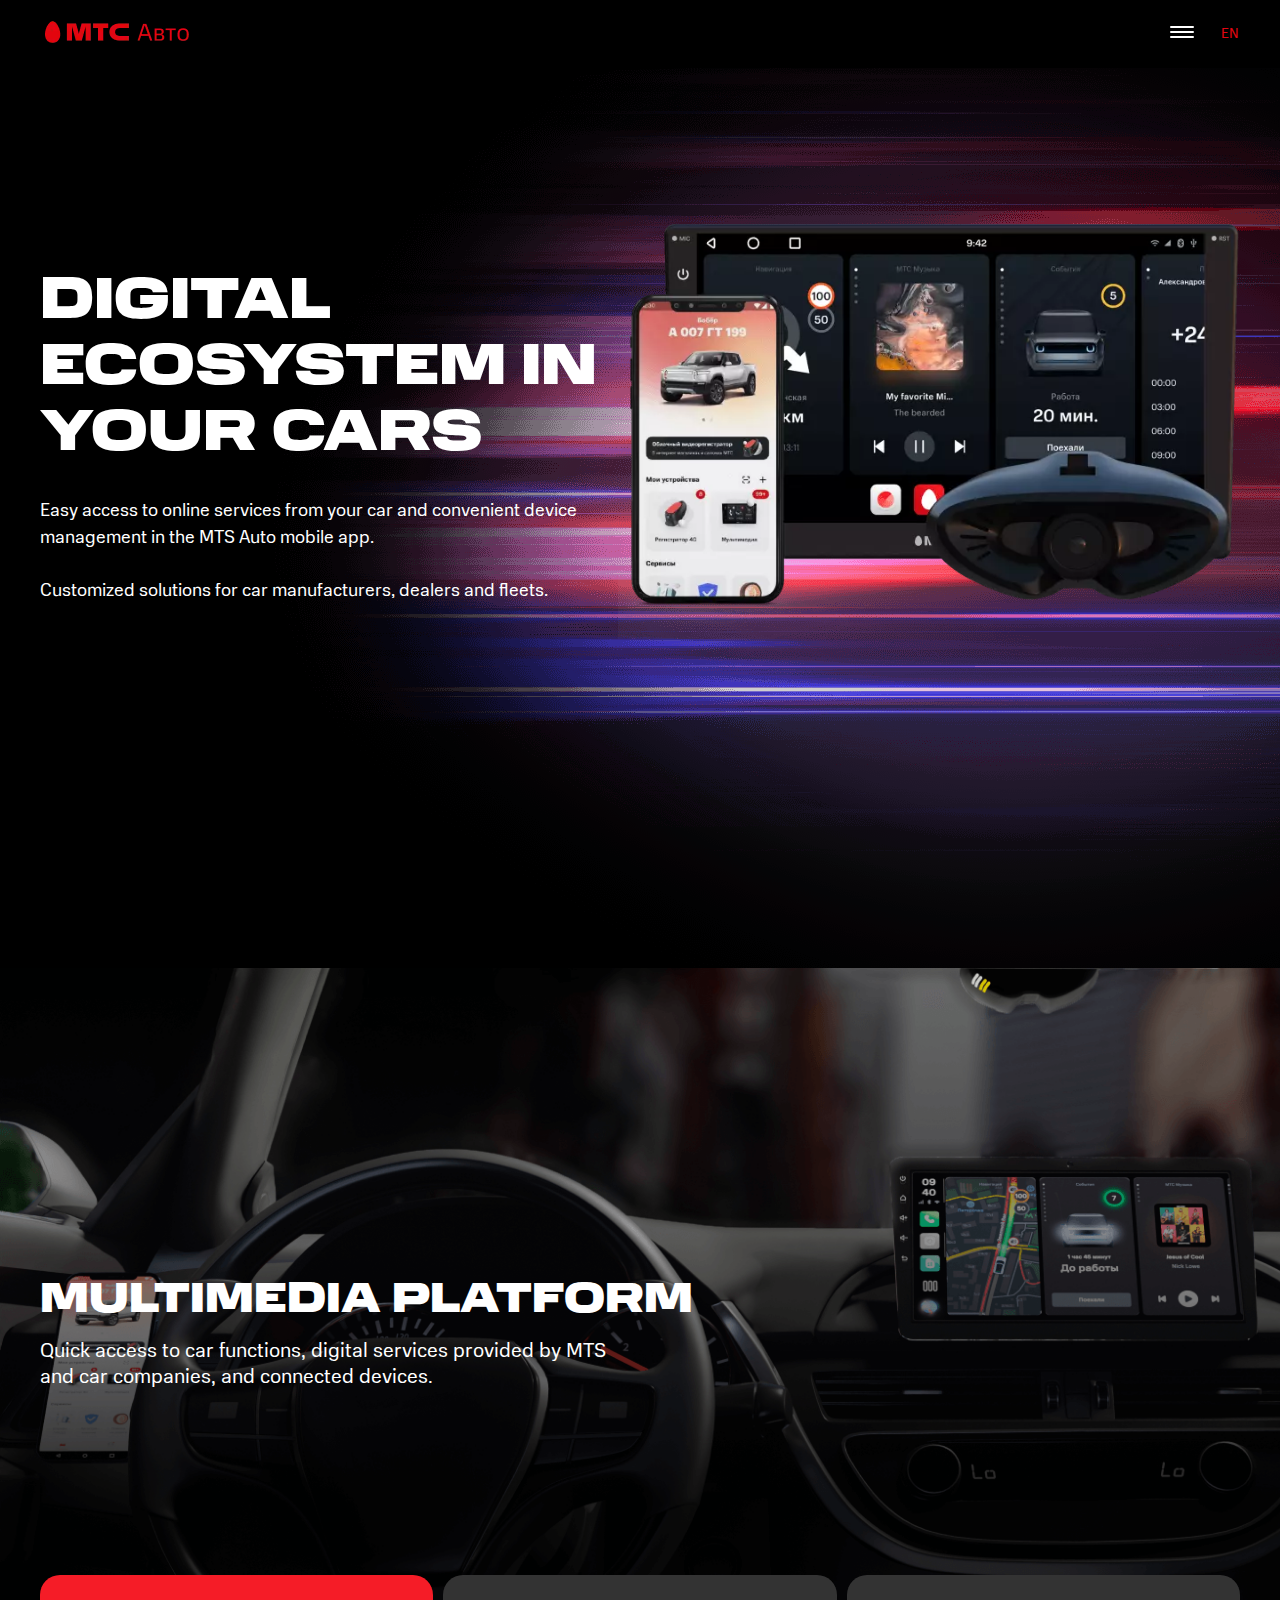
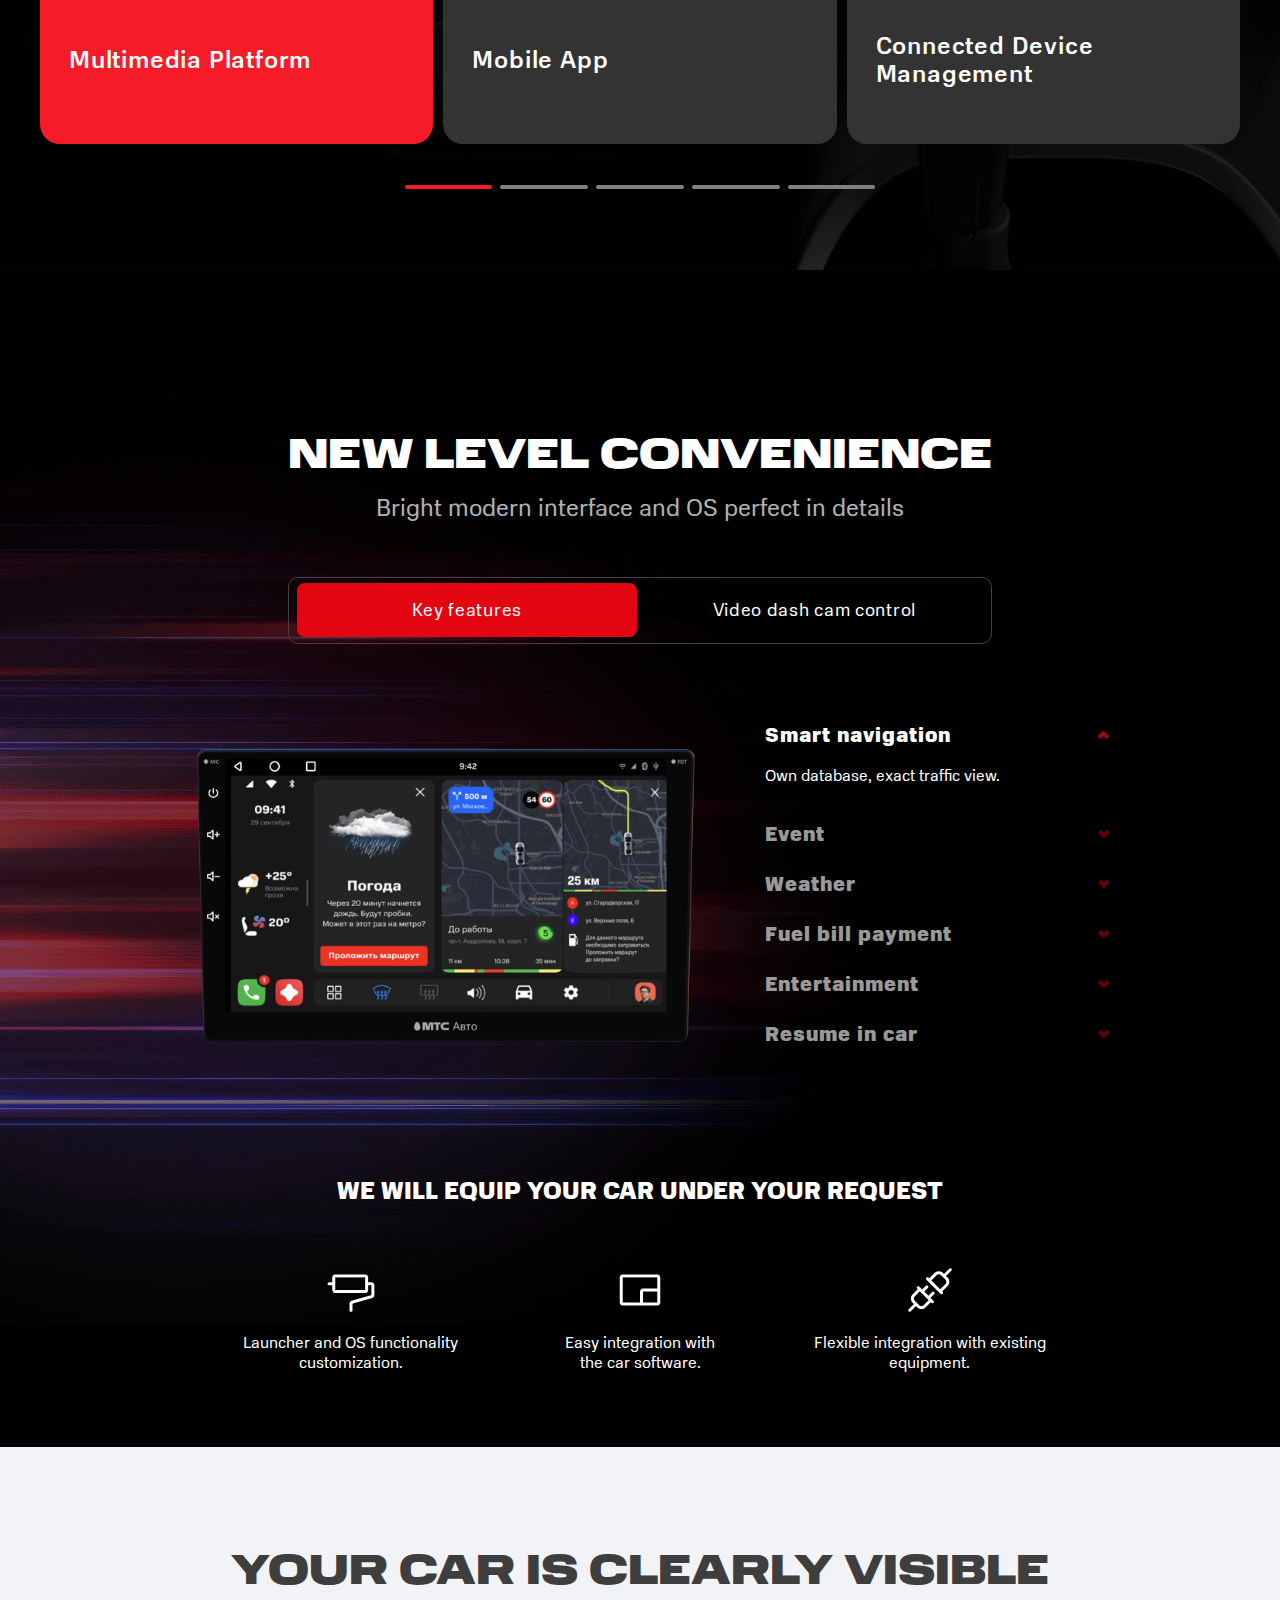
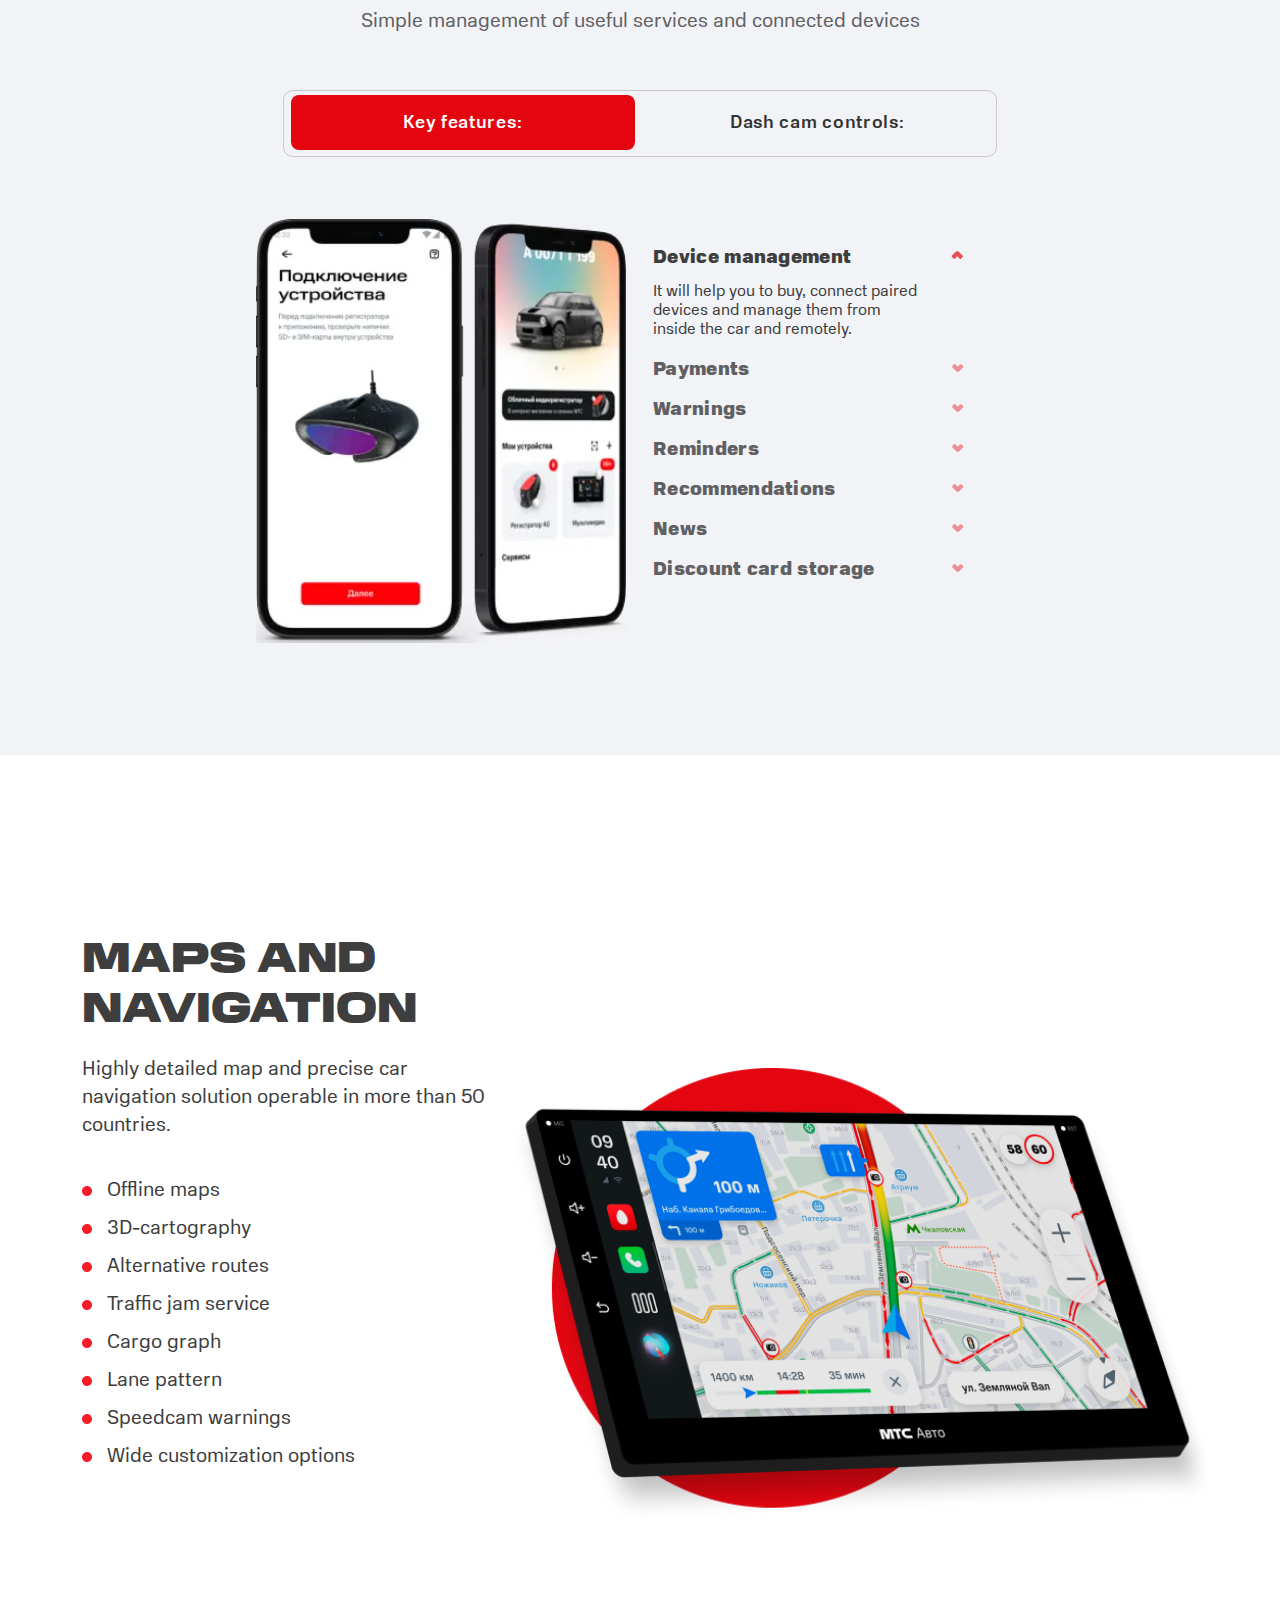
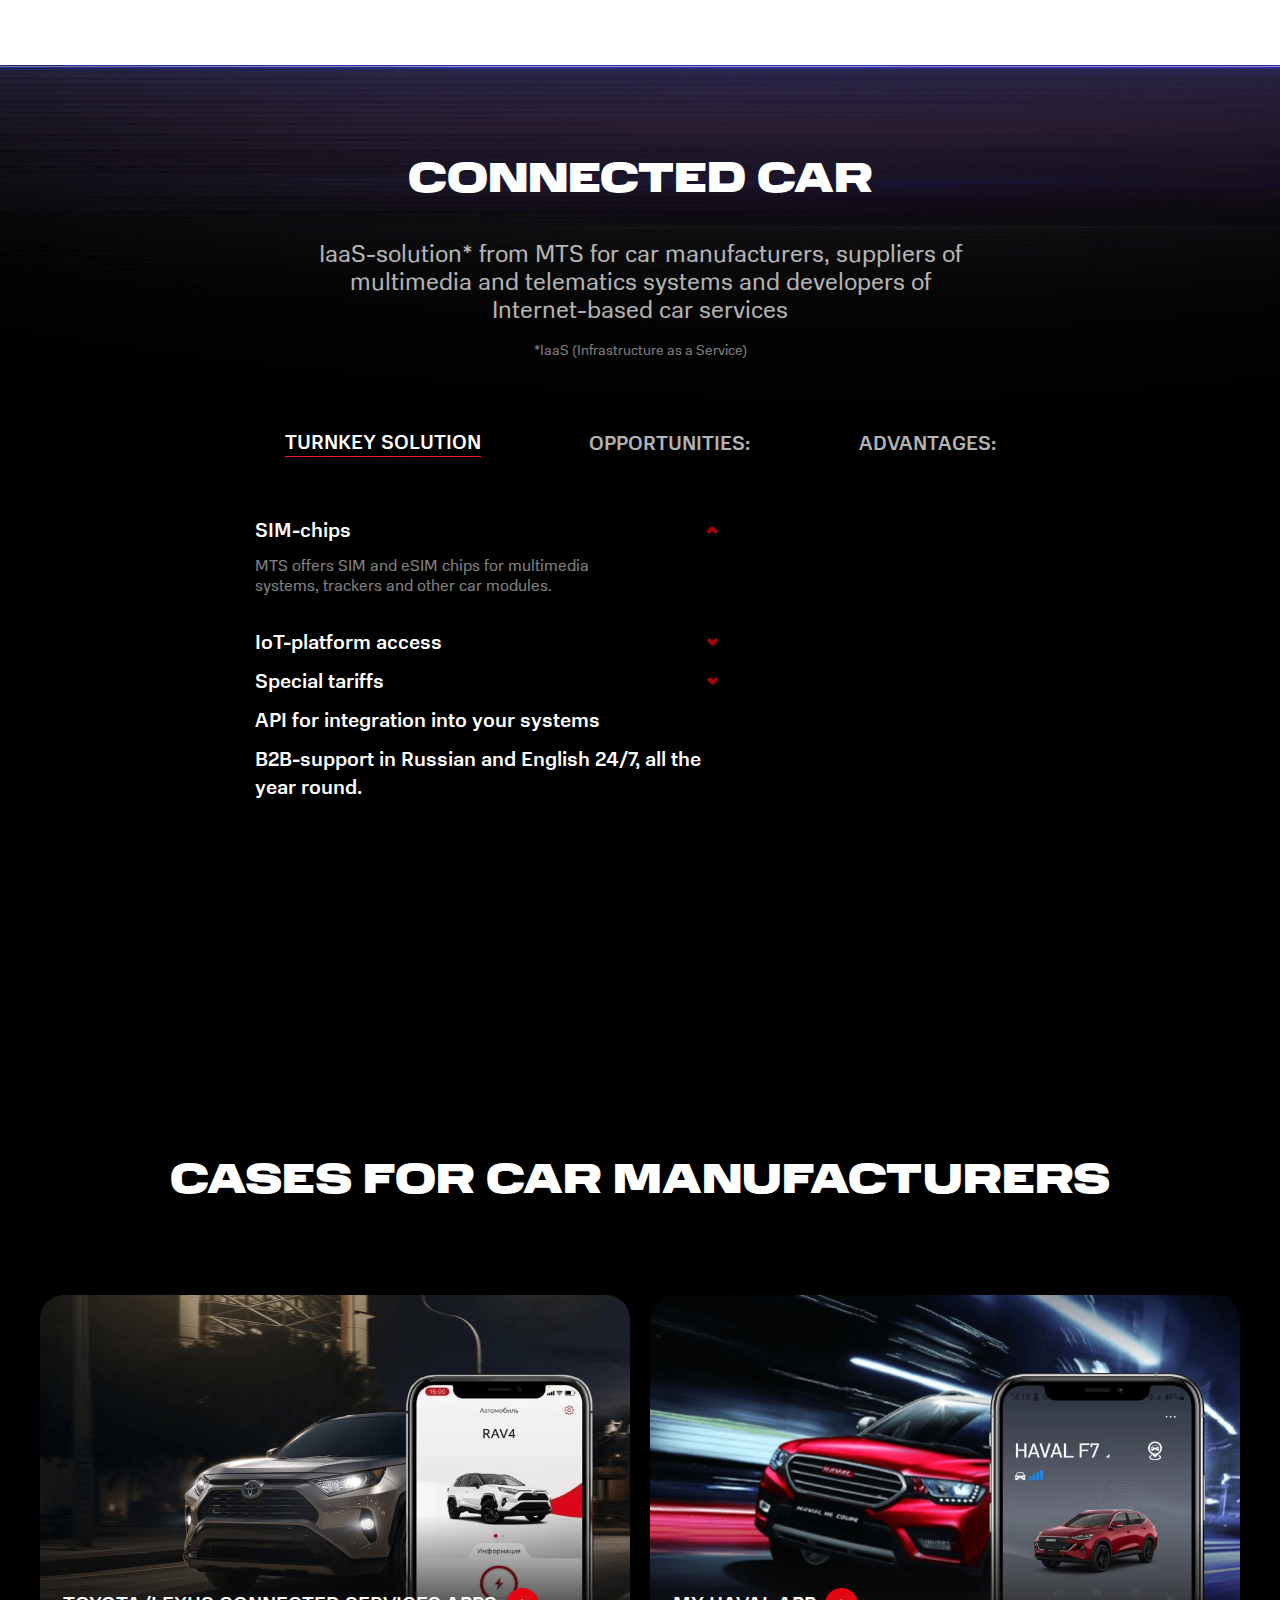
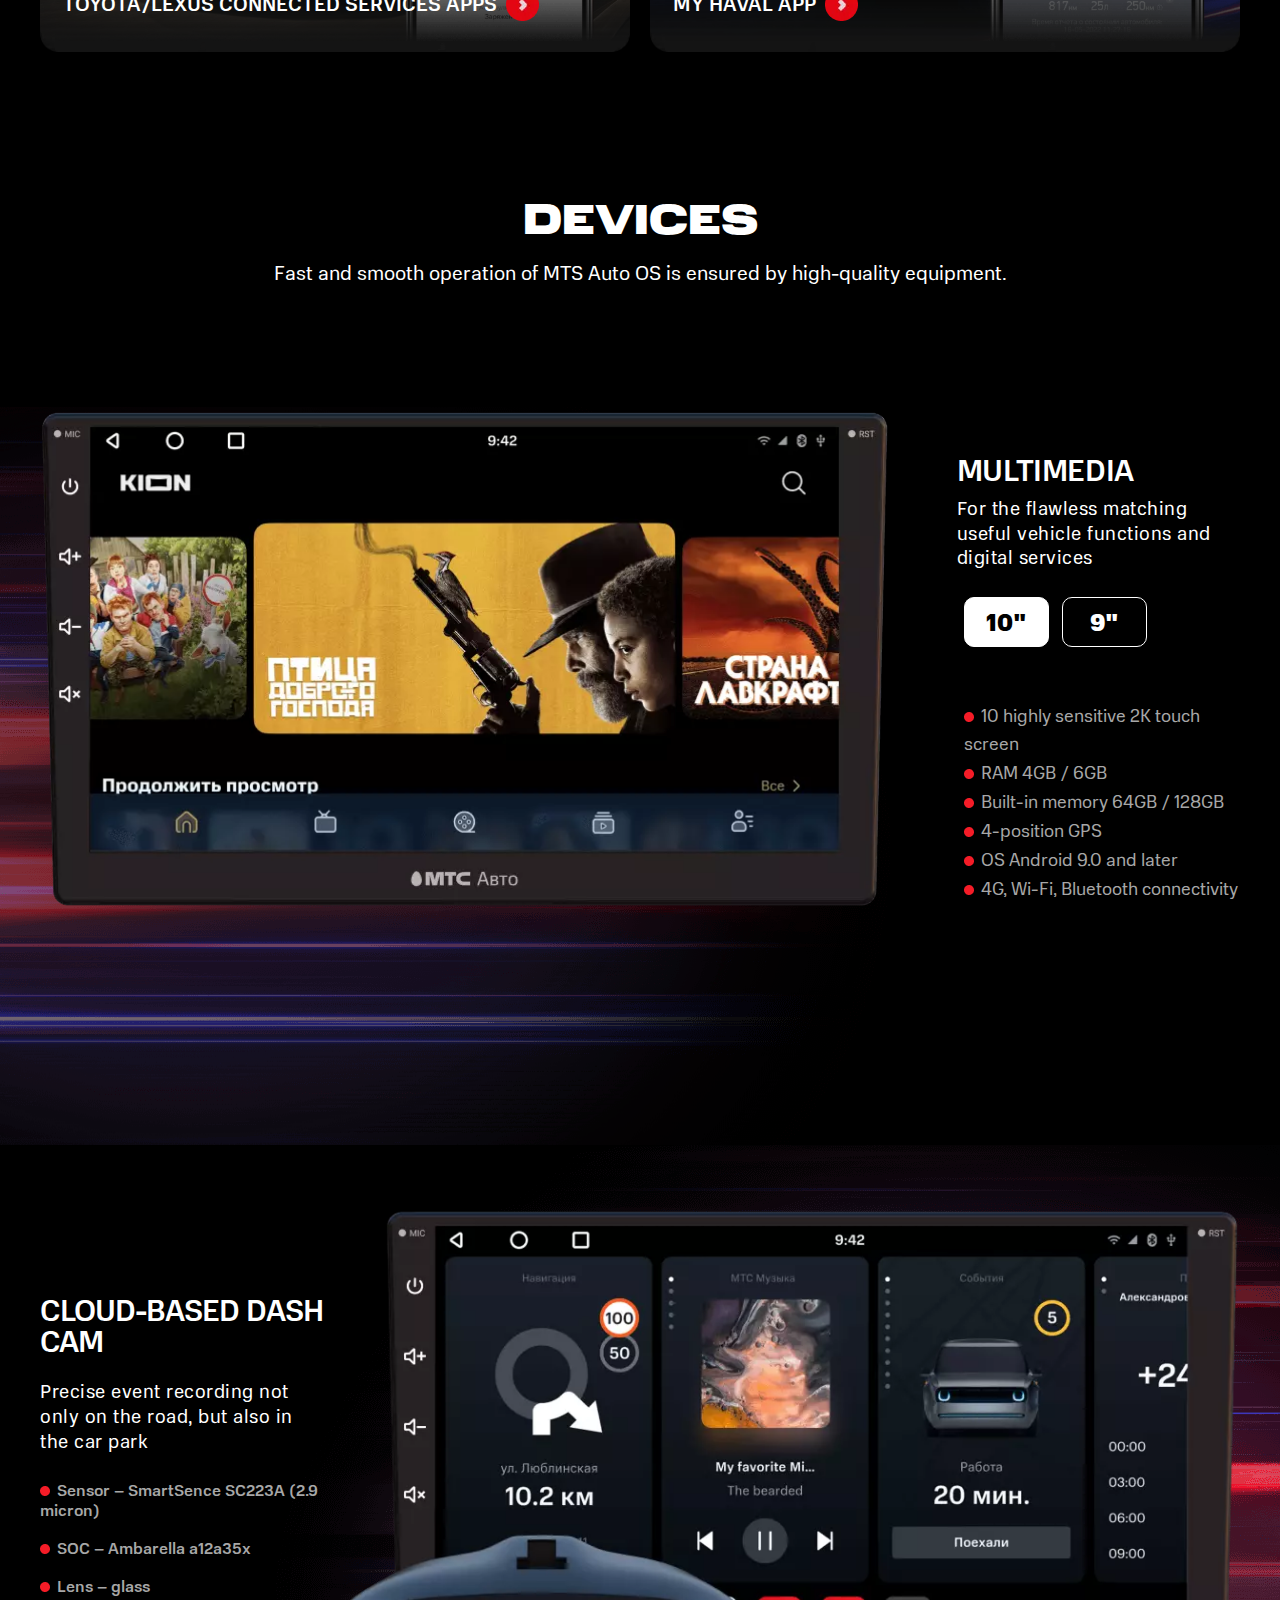
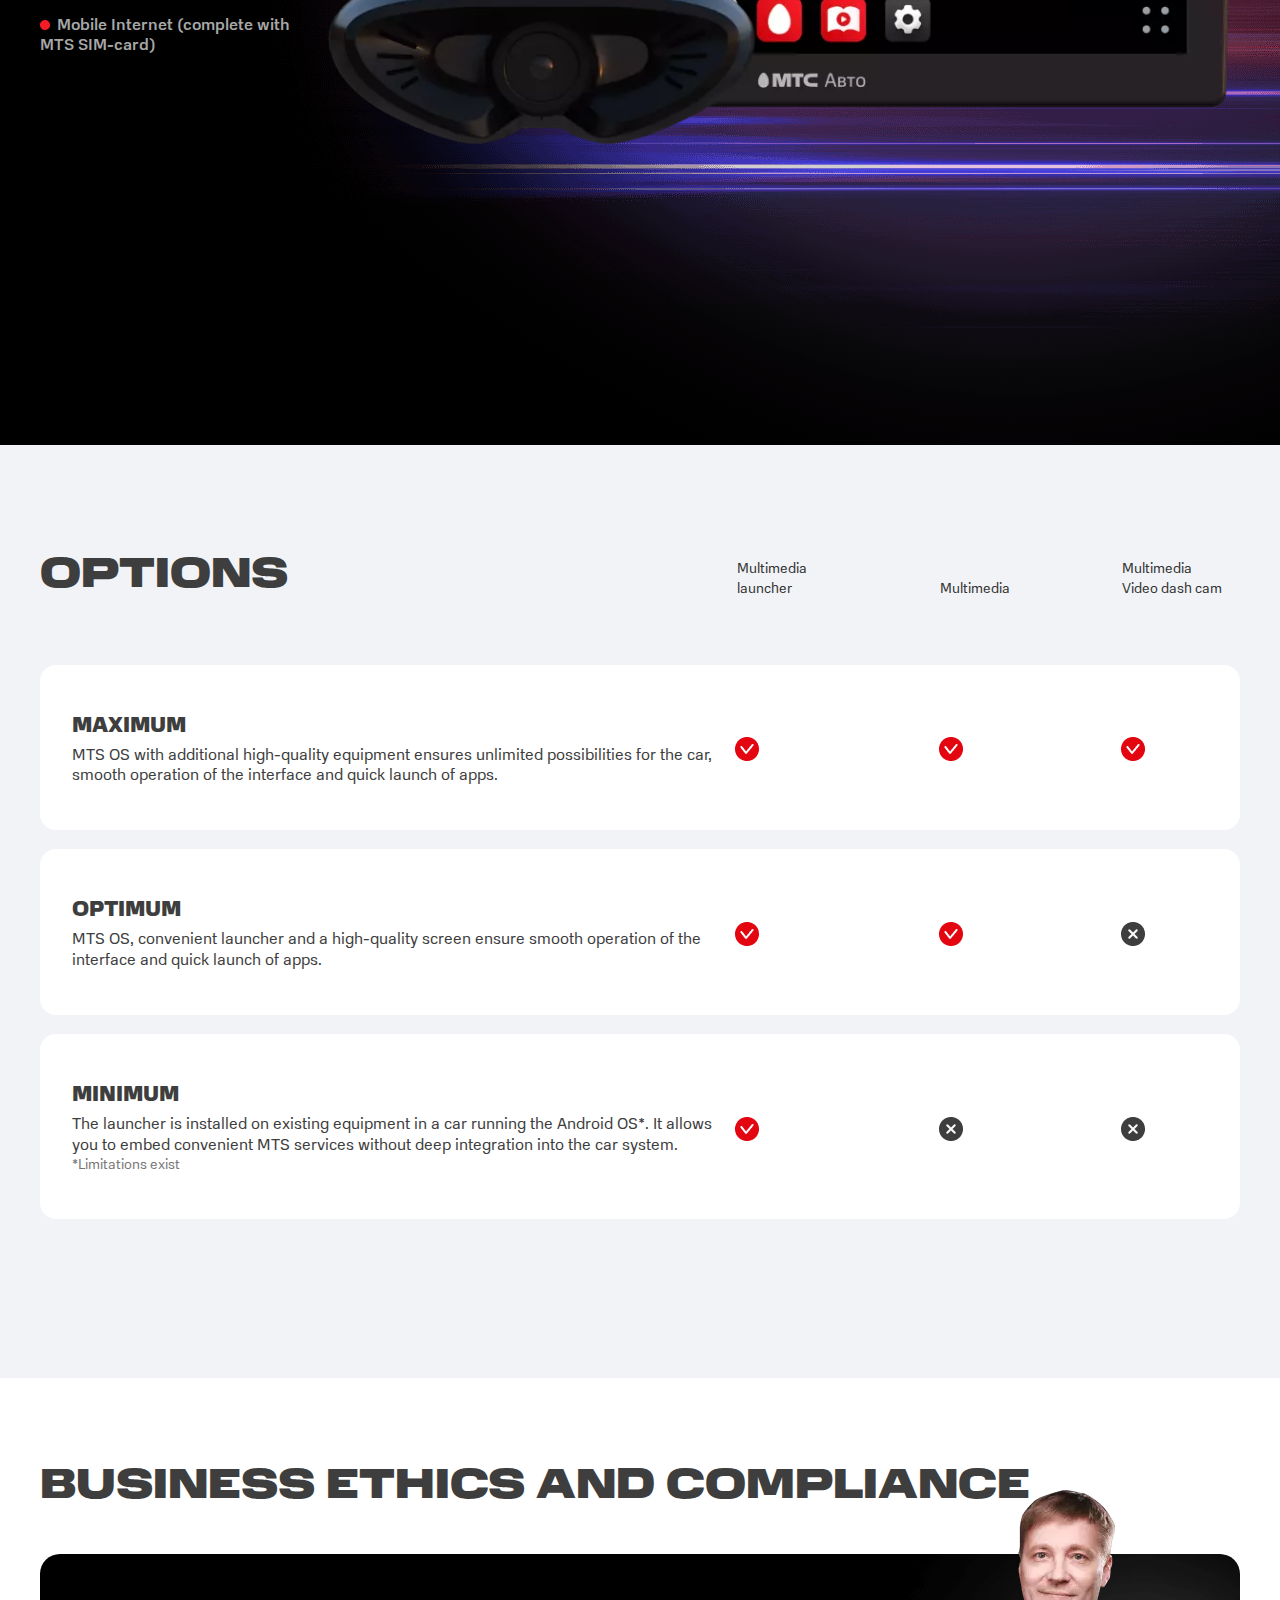
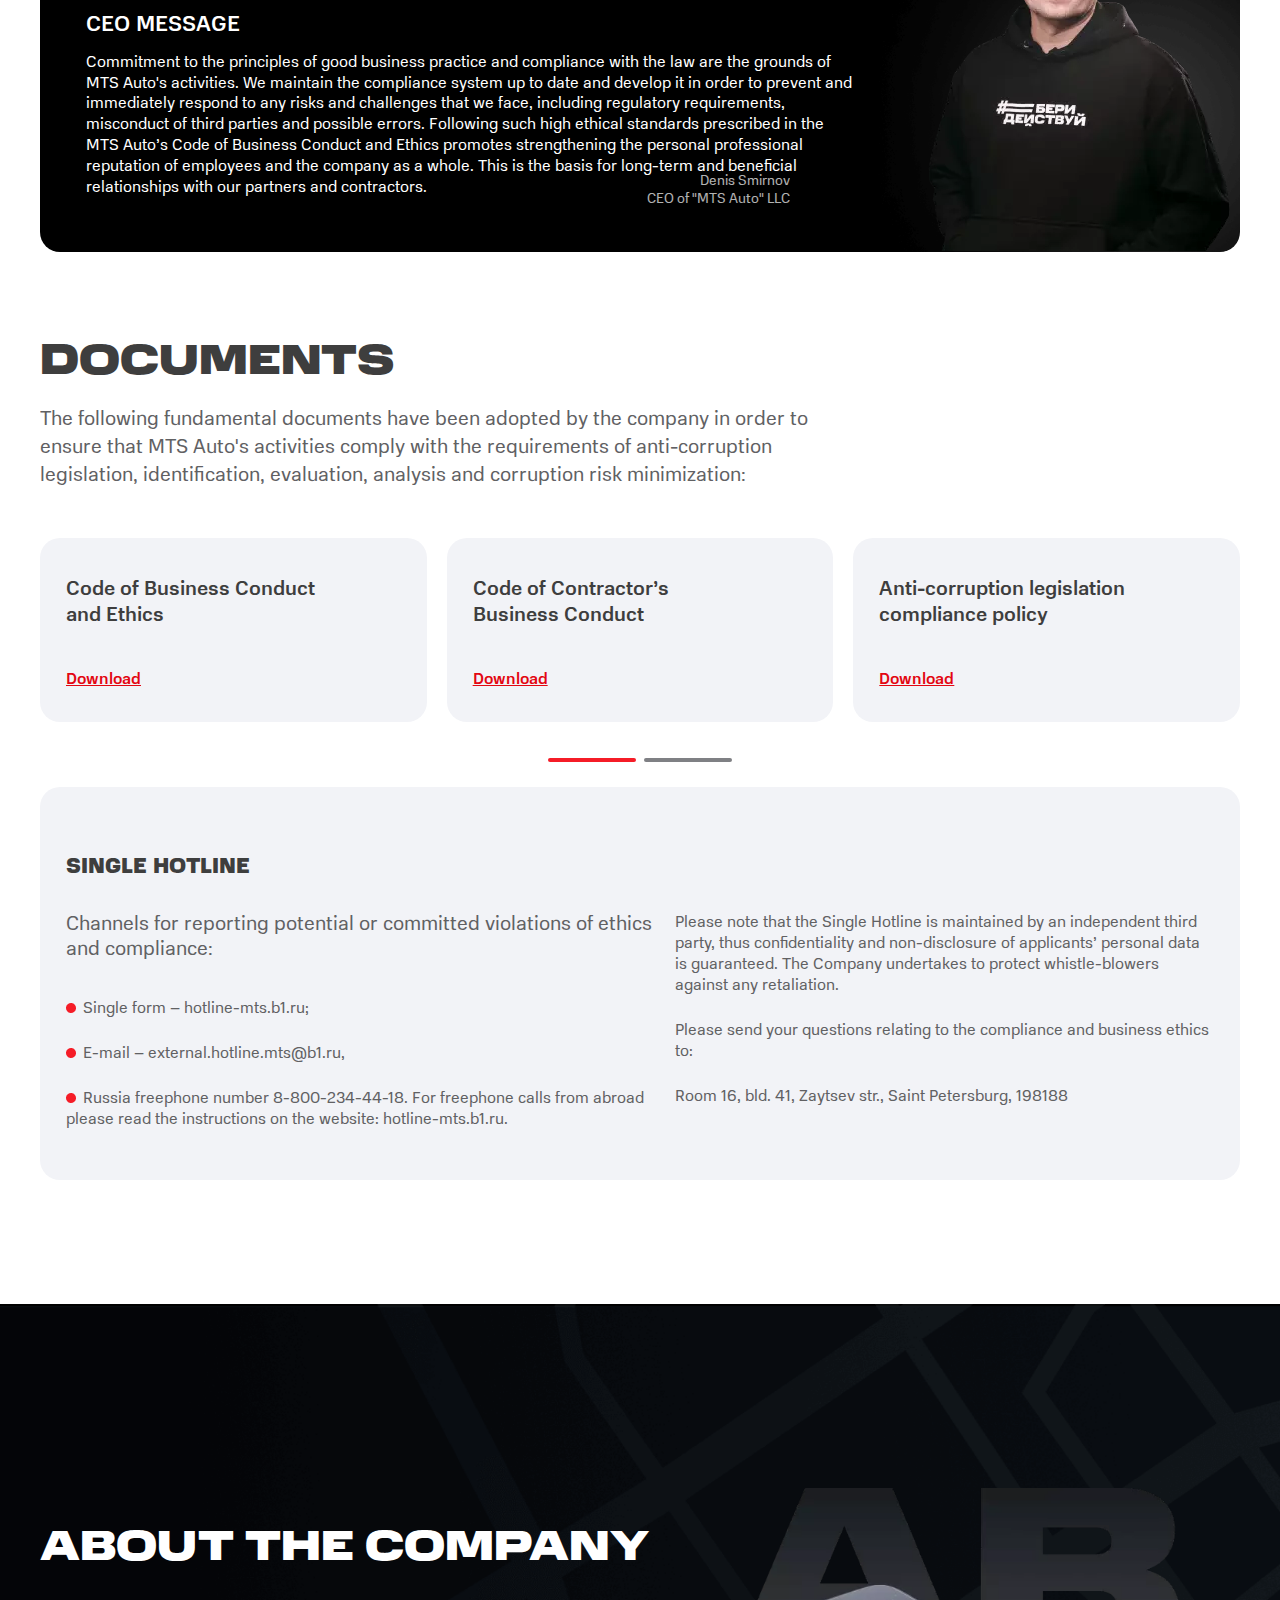
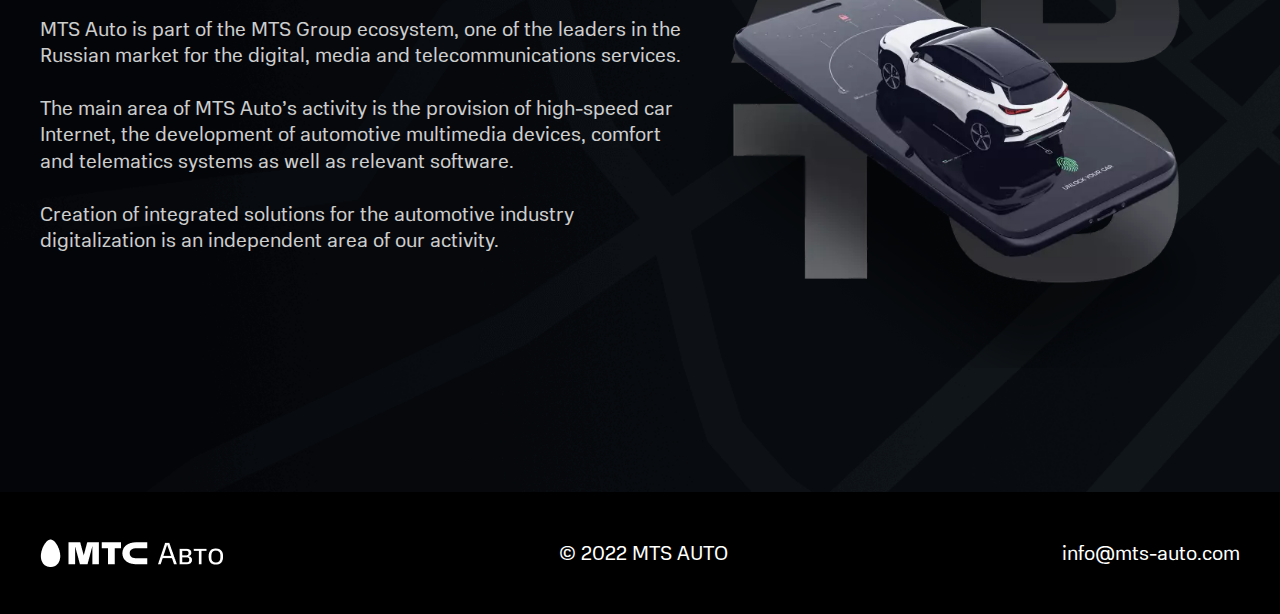
<file: index-en.html>
<!DOCTYPE html>
<html lang="ru">
<head>
    <meta http-equiv="content-type" content="text/html; charset=utf-8">
    <title>MTS-avto</title>
    <meta
      name="viewport"
      content="width=device-width, initial-scale=1, minimum-scale=1, maximum-scale=1">
      <meta http-equiv="imagetoolbar" content="no" />
    <link href="css/swiper-bundle.min.css" rel="stylesheet">
    <link href="css/reset.css" rel="stylesheet">
	<link href="css/style.css" rel="stylesheet">
	<link href="css/media.css" rel="stylesheet">
    <link rel="shortcut icon" href="img/favicon.ico">
    <script>
        !function(){"use strict";let e=document.getElementsByTagName("img");for(let t in e)e[t].oncontextmenu=function(){return!1};let t=document.createElement("div");if(t.style.cssText="pointer-events:auto","auto"!==t.style.pointerEvents){t=null;let e=function(e){let t=(e=e||window.event).target||e.srcElement;t&&/\slocked\s/.test(" "+t.className+" ")&&(e.stopPropagation?(e.preventDefault(),e.stopPropagation()):(e.returnValue=!0,e.cancelBubble=!0))};document.addEventListener?(document.addEventListener("mousedown",e,!1),document.addEventListener("contextmenu",e,!1)):(document.attachEvent("onmousedown",e),document.attachEvent("oncontextmenu",e))}}();
    </script>
    <script>
        function clickIE4(){if(2==event.button)return!1}function clickNS4(e){if((document.layers||document.getElementById&&!document.all)&&(2==e.which||3==e.which))return!1}document.layers?(document.captureEvents(Event.MOUSEDOWN),document.onmousedown=clickNS4):document.all&&!document.getElementById&&(document.onmousedown=clickIE4),document.oncontextmenu=new Function("return false"),document.onkeydown=function(e){if(123==e.keyCode)return false};
    </script>
</head>
<body>
    <div class="hid"></div>
    <div class="bg-black">
        <div class="header">
            <header>
                <div class="header__logo">
                    <a href="#">
                        <picture>
                            <source srcset="img/logo.webp" class="header__logo_img" type="image/webp" />
                            <img src="img/logo.png" alt="logo" class="header__logo_img">
                        </picture>
                    </a>
                </div>
                <nav class="header__menu">
                    <ul class="header__menu_list">
                        <li id="btos" class="header__nemu_list-item"><a href="#os">MTS OS</a></li>
                        <li id="btmp" class="header__nemu_list-item"><a href="#mp">Mobile Application</a></li>
                        <li id="btmn" class="header__nemu_list-item"><a href="#mn">Maps and Navigation</a></li>
                        <li id="btcc" class="header__nemu_list-item"><a href="#cc">Connected Car</a></li>
                        <li id="btu"  class="header__nemu_list-item"><a href="#u">Devices</a></li>
                        <li id="btdel" class="header__nemu_list-item"><a href="#del">Options</a></li>
                        <li id="btak" class="header__nemu_list-item"><a href="#ak">Business Ethics and Compliance</a></li>
                        <li id="btac" class="header__nemu_list-item"><a href="#ac">About Us</a></li>
                    </ul>
                </nav>
                <div class="header-r">
                    <div class="header__burger">
                        <span></span>
                    </div>
                    <span class="lang_item-item ac-lang">
                        EN
                    </span>
                    <ul class="lang">
                        <li class="lang_item"><a href="https://qscape.ru/mts/index-en.html">RU</a></li>
                    </ul>
                </div>
            </header>
        </div>
        <main>
            <div class="bg-image pt">
                <div class="wrapper">
                    <section class="baner">
                        <div class="baner__left">
                            <h1>DIGITAL ECOSYSTEM IN YOUR CARS</h1>
                            <p class="baner__left_text">Easy access to online services from your car and convenient device management in the MTS Auto mobile app.</p>
                            <p class="baner__left_text lh">Customized solutions for car manufacturers, dealers and fleets.</p>
                        </div>
                        <div class="baner__right">
                            <picture>
                                <source srcset="img/gadjets.webp" class="baner__right_img" type="image/webp" />
                                <img src="img/gadjets.png" alt="gadjets" class="baner__right_img">
                            </picture>
                        </div>
                    </section>
                </div>
            </div>
            <section class="bl" id="os">
                <div  class="swiper mySwiper2">
                    <div class="swiper-wrapper">
                        <div class="swiper-slide" style="background: url(img/slider1.png);background-repeat: no-repeat;background-size: cover;">
                            <div class="wrapper">
                                <div class="swip">
                                    <div class="swiper__desc">
                                        <h2 class="swiper__header">Multimedia Platform</h2>
                                        <p class="swiper__text">Quick access to car functions, digital services provided by MTS and car companies, and connected devices.</p>
                                    </div>
                                </div>
                            </div>    
                        </div>
                        <div class="swiper-slide" style="background: url(img/slider2.png);background-repeat: no-repeat;background-size: cover;">
                            <div class="wrapper">
                                <div class="swip">
                                    <div class="swiper__desc">
                                        <h2 class="swiper__header">Mobile App</h2>
                                        <p class="swiper__text">Automotive digital services ecosystem management.</p>
                                    </div>
                                </div>
                            </div>    
                        </div>
                        <div class="swiper-slide" style="background: url(img/slider3.png);background-repeat: no-repeat;background-size: cover;">
                            <div class="wrapper">
                                <div class="swip">
                                    <div class="swiper__desc">
                                        <h2 class="swiper__header">Connected Device Management</h2>
                                        <p class="swiper__text">Cloud-based video dash cam and other devices are easily integrated into the car’s ecosystem.</p>
                                    </div>
                                </div>      
                            </div>
                        </div>
                        <div class="swiper-slide" style="background: url(img/slider4.png);background-repeat: no-repeat;background-size: cover;">
                            <div class="wrapper">
                                <div class="swip">
                                    <div class="swiper__desc">
                                        <h2 class="swiper__header">Maps and Navigation</h2>
                                        <p class="swiper__text">Highly detailed map and precise car navigation solution operable in more than 50 countries.</p>
                                    </div>
                                </div>
                            </div>    
                        </div>
                        <div class="swiper-slide" style="background: url(img/slider5.png);background-repeat: no-repeat;background-size: cover;">
                            <div class="wrapper">
                                <div class="swip">
                                    <div class="swiper__desc">
                                        <h2 class="swiper__header">Connected car</h2>
                                        <p class="swiper__text">Car telematics suite.</p>
                                    </div>
                                </div>
                            </div>    
                        </div>
                    </div>      
                    <div class="wrapper main_slider__nav">
                        <div thumbsSlider=""class=" swiper__block ">
                            <div class="swiper-wrapper">
                                <div class="he swiper-slide">
                                    <a href="#" class="swiper__block_content pm">
                                        Multimedia Platform
                                    </a>
                                </div>
                                <div class="he swiper-slide">
                                    <a href="#" class="swiper__block_content mp">
                                        Mobile App
                                    </a>
                                </div>
                                <div class="he swiper-slide">
                                    <a href="#" class="swiper__block_content up">
                                        Connected Device Management
                                    </a>
                                </div>
                                <div class="he swiper-slide">
                                    <a href="#" class="swiper__block_content kn">
                                        Maps and Navigation
                                    </a>
                                </div>
                                <div class="he swiper-slide">
                                    <a href="#" class="swiper__block_content cc">
                                        Connected car                                
                                    </a>
                                </div>
                            </div>
                        </div>
                        <div class="swiper-pagination"></div>
                    </div>
                </div>
            </section>
            <div class="bg-image-left lvl">
                <div class="wrapper">
                    <section class="lvl">
                        <div class="lvl__header">
                            <h2>NEW LEVEL CONVENIENCE</h2>
                            <h3>Bright modern interface and OS perfect in details</h3>
                            <div class="lvl__header_buttons">
                                <button class="lvl_header_buttons-item active" id="func">Key features</button>    
                                <button class="lvl_header_buttons-item" id="videoreg">Video dash cam control</button>   
                            </div>
                        </div>
                        <div class="lvl__block_func active">
                            <ul class="lvl__block_ul">
                                <li class="lvl__block_func-item">
                                    <figure>
                                        <picture class="photo photoOne active">
                                            <source srcset="img/lvl2.webp" type="image/webp" />
                                            <img src="img/lvl2.png" alt="screen">
                                        </picture>
                                        <figcaption class="drop">
                                            <span class="lvl__button1 active frst">Smart navigation</span><p class="desc active">Own database, exact traffic view.</p>
                                        </figcaption>
                                    </figure>
                                </li>
                                <li class="lvl__block_func-item">
                                    <figure>
                                        <picture class="photo photoOne">
                                            <source srcset="img/zaglushka.webp" type="image/webp" />
                                            <img src="img/zaglushka.png" alt="screen">
                                        </picture>
                                        <figcaption class="drop">
                                            <span class="lvl__button1">Event</span><p class="desc">It will remind you of an important meeting from the calendar.</p>
                                        </figcaption>
                                    </figure>
                                </li>
                                <li class="lvl__block_func-item">
                                    <figure>
                                        <picture class="photo photoOne">
                                            <source srcset="img/lvl3.webp" type="image/webp" />
                                            <img src="img/lvl3.png" alt="screen">
                                        </picture>
                                        <figcaption class="drop">
                                            <span class="lvl__button1">Weather</span><p class="desc">It will warn you of changing weather conditions.</p>
                                        </figcaption>
                                    </figure>
                                </li>
                                <li class="lvl__block_func-item">
                                    <figure>
                                        <picture class="photo photoOne">
                                            <source srcset="img/lvl4.webp" type="image/webp" />
                                            <img src="img/lvl4.png" alt="screen">
                                        </picture>
                                        <figcaption class="drop">
                                            <span class="lvl__button1">Fuel bill payment</span><p class="desc">From inside the car through integration with petrol stations.</p>
                                        </figcaption>
                                    </figure>
                                </li>
                                <li class="lvl__block_func-item">
                                    <figure>
                                        <picture class="photo photoOne">
                                            <source srcset="img/lvl5.webp" type="image/webp" />
                                            <img src="img/lvl5.png" alt="screen">
                                        </picture>
                                        <figcaption class="drop">
                                            <span class="lvl__button1">Entertainment</span><p class="desc">Music, radio and audiobooks.</p>
                                        </figcaption>
                                    </figure>
                                </li>
                                <li class="lvl__block_func-item">
                                    <figure>
                                        <picture class="photo photoOne">              
                                            <source srcset="img/zaglushka.webp" type="image/webp" />      
                                            <img src="img/zaglushka.png" alt="screen">
                                        </picture>
                                        <figcaption class="drop">
                                            <span class="lvl__button1">Resume in car</span><p class="desc">It will offer to pay or renew your KION subscription and watch the match to the end on the multimedia screen.</p>
                                        </figcaption>
                                    </figure>
                                </li>
                            </ul>
                        </div>
                        <div class="lvl__block_videoreg">
                            <ul class="lvl__block_ul">
                                <li class="lvl__block_func-item">
                                    <figure>
                                        <picture class="photo photoTwo active">           
                                            <source srcset="img/zaglushka_reg.webp" type="image/webp" />                                 
                                            <img src="img/zaglushka_reg.png" alt="screen">
                                        </picture>
                                        <figcaption class="drop">
                                            <span class="lvl__button2 frst active">Geo-tracking, scoring</span><p class="desc active">Visual presentation of your car’s location and speed on the map supporting real-time video.</p>
                                        </figcaption>
                                    </figure>
                                </li>    
                                <li class="lvl__block_func-item">
                                    <figure>
                                        <picture class="photo photoTwo">                  
                                            <source srcset="img/zaglushka_reg.webp" type="image/webp" />                          
                                            <img src="img/zaglushka_reg.png" alt="screen">
                                        </picture>
                                        <figcaption class="drop">
                                            <span class="lvl__button2">Accident recording</span><p class="desc">In the event of an accident, collision, hard braking, sharp turn or improper driving behaviour, the video will be automatically recorded and uploaded to the cloud.</p>
                                        </figcaption>
                                    </figure>
                                </li>
                                <li class="lvl__block_func-item">
                                    <figure>
                                        <picture class="photo photoTwo">                  
                                            <source srcset="img/zaglushka_reg.webp" type="image/webp" />                          
                                            <img src="img/zaglushka_reg.png" alt="screen">
                                        </picture>
                                        <figcaption class="drop">
                                            <span class="lvl__button2">Cloud-based storage</span><p class="desc">Saving real-time event records to the cloud. Files can be played or downloaded from the cloud at any time via a smartphone or PC.</p>
                                        </figcaption>
                                    </figure>
                                </li>
                                <li class="lvl__block_func-item">
                                    <figure>
                                        <picture class="photo photoTwo">                  
                                            <source srcset="img/zaglushka_reg.webp" type="image/webp" />                          
                                            <img src="img/zaglushka_reg.png" alt="screen">
                                        </picture>
                                        <figcaption class="drop">
                                            <span class="lvl__button2">Parking watch</span><p class="desc">Automatic video recording in case of impact in the car park even when the car is turned off. Notice of the car impact or damage. Remote car tracking.</p>
                                        </figcaption>
                                    </figure>
                                </li>
                                <li class="lvl__block_func-item">
                                    <figure>
                                        <picture class="photo photoTwo">                  
                                            <source srcset="img/zaglushka_reg.webp" type="image/webp" />                          
                                            <img src="img/zaglushka_reg.png" alt="screen">
                                        </picture>
                                        <figcaption class="drop">
                                            <span class="lvl__button2">Route history</span><p class="desc">Saving car trip information.</p>
                                        </figcaption>
                                    </figure>
                                </li>
                            </ul>
                        </div>
                        <div class="lvl__footer">
                            <h3> WE WILL EQUIP YOUR CAR UNDER YOUR REQUEST</h3>
                            <div class="lvl__footer_carst">
                                <figure>
                                    <picture>
                                        <source srcset="img/PaintRoller.webp" type="image/webp" />
                                        <img src="img/PaintRoller.png" alt="screen">
                                    </picture>
                                    <figcaption>
                                        <span>Launcher and OS functionality customization.</span>
                                    </figcaption>
                                </figure>
                                <figure class="lvl__footer_center">
                                    <picture>
                                        <source srcset="img/PictureInPicture.webp" type="image/webp" />
                                        <img src="img/PictureInPicture.png" alt="screen">
                                    </picture>
                                    <figcaption>
                                        <span>Easy integration with the car software.</span>
                                    </figcaption>
                                </figure>
                                <figure>
                                    <picture>
                                        <source srcset="img/Plugs.webp" type="image/webp" />
                                        <img src="img/Plugs.png" alt="screen">
                                    </picture>
                                    <figcaption>
                                        <span>Flexible integration with existing equipment.</span>
                                    </figcaption>
                                </figure>
                            </div>
                        </div>
                    </section>
                </div>
            </div>
            <div class="bg-light mb">
                <div class="wrapper">
                    <section class="palm" id="mp">
                        <div class="palm__header">
                            <h2>YOUR CAR IS CLEARLY VISIBLE</h2>
                            <h3>Simple management of useful services and connected devices</h3>
                            <div class="palm__header_buttons">
                                <button class="palm_header_buttons-item active" id="func_palm">Key features:</button>    
                                <button class="palm_header_buttons-item" id="videoreg_palm">Dash cam controls:</button>   
                            </div>
                        </div>
                        <div class="palm__block_func active">
                            <ul class="palm__block_ul">
                                <li class="palm__block_func-item">
                                    <figure>
                                        <picture class="photo photoAuto active">
                                            <source srcset="img/iphone1.webp" type="image/webp" />
                                            <img src="img/iphone1.png" alt="phone">
                                        </picture>
                                        <figcaption class="drop">
                                            <span class="palm__button1 active frst">Device management</span><p class="palm__desc active">It will help you to buy, connect paired devices and manage them from inside the car and remotely.</p>
                                        </figcaption>
                                    </figure>
                                </li>    
                                <li class="palm__block_func-item">
                                    <figure>
                                        <picture class="photo photoAuto">
                                            <source srcset="img/iphone_zagl.webp" type="image/webp" />
                                            <img src="img/iphone_zagl.png" alt="phone">
                                        </picture>
                                        <figcaption class="drop">
                                            <span class="palm__button1">Payments</span><p class="palm__desc">It will help you to pay tolls and fines.</p>
                                        </figcaption>
                                    </figure>
                                </li>
                                <li class="palm__block_func-item">
                                    <figure>
                                        <picture class="photo photoAuto">
                                            <source srcset="img/iphone_zagl.webp" type="image/webp" />
                                            <img src="img/iphone_zagl.png" alt="phone">
                                        </picture>
                                        <figcaption class="drop">
                                            <span class="palm__button1">Warnings</span><p class="palm__desc">It will warn you of important objects on the road, from the traffic police posts and cameras to potholes and repair works.</p>
                                        </figcaption>
                                    </figure>
                                </li>
                                <li class="palm__block_func-item">
                                    <figure>
                                        <picture class="photo photoAuto">
                                            <source srcset="img/iphone4.webp" type="image/webp" />
                                            <img src="img/iphone4.png" alt="phone">
                                        </picture>
                                        <figcaption class="drop">
                                            <span class="palm__button1">Reminders</span><p class="palm__desc">It will notify you about maintenance and select the necessary spare parts for repairing. It will remind you of the need to buy an insurance policy.</p>
                                        </figcaption>
                                    </figure>
                                </li>
                                <li class="palm__block_func-item">
                                    <figure>
                                        <picture class="photo photoAuto">
                                            <source srcset="img/iphone_zagl.webp" type="image/webp" />
                                            <img src="img/iphone_zagl.png" alt="phone">
                                        </picture>
                                        <figcaption class="drop">
                                            <span class="palm__button1">Recommendations</span><p class="palm__desc">It will offer you a suitable car service and switch to a native application.</p>
                                        </figcaption>
                                    </figure>
                                </li>
                                <li class="palm__block_func-item">
                                    <figure>
                                        <picture class="photo photoAuto">  
                                            <source srcset="img/iphone_zagl.webp" type="image/webp" />                  
                                            <img src="img/iphone_zagl.png" alt="phone">
                                        </picture>
                                        <figcaption class="drop">
                                            <span class="palm__button1">News</span><p class="palm__desc">It will offer you relevant and important news.</p>
                                        </figcaption>
                                    </figure>
                                </li>
                                <li class="palm__block_func-item">
                                    <figure>
                                        <picture class="photo photoAuto"> 
                                            <source srcset="img/iphone_zagl.webp" type="image/webp" />                   
                                            <img src="img/iphone_zagl.png" alt="phone">
                                        </picture>
                                        <figcaption class="drop">
                                            <span class="palm__button1">Discount card storage</span><p class="palm__desc">It will provide you with convenient access to all discount and bonus cards.</p>
                                        </figcaption>
                                    </figure>
                                </li>
                            </ul>
                        </div>
                        <div class="palm__block_videoreg">
                            <ul class="palm__block_ul">
                                <li class="palm__block_func-item">
                                    <figure>
                                        <picture class="photo photoAutoTwo active">   
                                            <source srcset="img/iphone_zagl_v.webp" type="image/webp" />                                         
                                            <img src="img/iphone_zagl_v.png" alt="phone">
                                        </picture>
                                        <figcaption class="drop">
                                            <span class="palm__button2 frst active">Notifications</span><p class="palm__desc active">It will notify you about an evacuation, the car location, and calculate the approximate travel cost and time.</p>
                                        </figcaption>
                                    </figure>
                                </li>    
                                <li class="palm__block_func-item">
                                    <figure>
                                        <picture class="photo photoAutoTwo">        
                                            <source srcset="img/iphone_zagl_v.webp" type="image/webp" />                                    
                                            <img src="img/iphone_zagl_v.png" alt="phone">
                                        </picture>
                                        <figcaption class="drop">
                                            <span class="palm__button2">Cloud-based access</span><p class="palm__desc">It allows you to operate the cloud-based dash cam storage.</p>
                                        </figcaption>
                                    </figure>
                                </li>
                            </ul>
                        </div>
                    </section>
                </div>
            </div>
            <div class="bg-white" id="mn">
                <div class="wrapper">
                    <section class="maps">
                        <div>
                            <h2 class="maps__head">
                                MAPS AND NAVIGATION
                            </h2>
                            <p class="maps_text">Highly detailed map and precise car navigation solution operable in more than 50 countries.</p>
                            <ul class="maps__ul">
                                <li class="maps__ul_item"><span>Offline maps</span></li>
                                <li class="maps__ul_item"><span>3D-cartography</span> </li>
                                <li class="maps__ul_item"><span>Alternative routes</span></li>
                                <li class="maps__ul_item"><span>Traffic jam service</span></li>
                                <li class="maps__ul_item"><span>Cargo graph</span></li>
                                <li class="maps__ul_item"><span>Lane pattern</span></li>
                                <li class="maps__ul_item"><span>Speedcam warnings</span></li>
                                <li class="maps__ul_item"><span>Wide customization options</span></li>
                            </ul>
                        </div>
                        <div>
                            <picture class="maps__img">
                                <source srcset="img/map.webp" type="image/webp" />         
                                <img src="img/map.png" alt="map">
                            </picture>
                        </div>
                    </section>
                </div>
            </div>
            <div class="bg-image-top" id="cc">
                <div class="wrapper">
                    <section class="connection">
                        <h2>Connected Car</h2>
                        <p>IaaS-solution* from MTS for car manufacturers, suppliers of multimedia and telematics systems and developers of Internet-based car services</p>
                        <span class="min">*IaaS (Infrastructure as a Service)</span>
                        <div class="connection__buttons">
                            <button class="connection__buttons_item active" id="conn__button__1">Turnkey solution</button>
                            <button class="connection__buttons_item" id="conn__button__2">Opportunities:</button>
                            <button class="connection__buttons_item" id="conn__button__3">Advantages:</button>
                        </div>
                        <div class="connection__block active" id="conn_1">
                            <dl>
                                <dt class="connection__block_item active">
                                    SIM-chips
                                </dt>
                                    <dd class="active">
                                        MTS offers SIM and eSIM chips for multimedia systems, trackers and other car modules.
                                    </dd>
                                <dt class="connection__block_item">
                                    IoT-platform access
                                </dt>
                                    <dd>
                                        The platform allows you to receive information about the status and location of SIM-cards, manage communication channels, and control expenditures. You can customize usage models for your individual production and delivery cycle.
                                    </dd>
                                <dt class="connection__block_item">
                                    Special tariffs
                                </dt>
                                    <dd>
                                        Individual approach to tariffs – depending on the scope of your project.
                                    </dd>
                                <dt class="connection__block_item-no">
                                    API for integration into your systems
                                </dt>
                                <dt class="connection__block_item-no">
                                    B2B-support in Russian and English 24/7, all the year round.
                                </dt>        
                            </dl>
                        </div>
                        <div class="connection__block disable" id="conn_2">
                            <ul class="maps__ul">
                                <li class="connection__block__item-li"><span>Leader in М2М-solutions and IoT in Russia in terms of amount of SIM-cards</span></li>
                                <li class="connection__block__item-li"><span>The largest in Russia 4G network. About  100,000 2G/3G/LTE base stations</span></li>
                                <li class="connection__block__item-li"><span>Own expertise of the development of mobile applications and digital services</span></li>
                                <li class="connection__block__item-li"><span>Geo-steering services and vehicle monitoring</span></li>
                                <li class="connection__block__item-li"><span>Satellite</span></li>
                            </ul>
                        </div>
                        <div class="connection__block disable" id="conn_3">
                            <dl>
                                <dt class="connection__block_item active">
                                    “Plug-and-forget” automation principle
                                </dt>
                                    <dd class="active">
                                        Creation of automatic scripts
                                    </dd>
                                <dt class="connection__block_item">
                                    Round-the-clock monitoring and diagnostics
                                </dt>
                                    <dd>
                                        Event notification system
                                    </dd>
                                <dt class="connection__block_item">
                                    Optimization of connected vehicles
                                </dt>
                                    <dd>
                                        Creation of individual consumption profiles
                                    </dd>    
                                <dt class="connection__block_item">
                                    Integration of innovations for exceptional servicing
                                </dt>
                                    <dd>
                                        We will choose a connected car service platform for you that will make it easy to launch new services, optimize service reliability, and quickly detect and resolve issues to keep your customers satisfied.
                                    </dd>  
                            </dl>   
                        </div>
                    </section>
                </div>
            </div>
            <div class="bl" >
                <div class="wrapper">
                    <section class="casses">
                        <h2>CASES FOR CAR MANUFACTURERS</h2>
                        <div class="classes_blocks">
                            <div class="classes__blocks_item" id="Toyota">
                                <div>
                                    <h3>Toyota/Lexus Connected Services Apps</h3>
                                    <picture class="classes__img_btn">
                                        <source srcset="img/btn.webp" type="image/webp" />         
                                        <img src="img/btn.png" alt="desc">
                                    </picture>
                                    <picture class="classes__img">
                                        <source srcset="img/toyota.webp" type="image/webp" />         
                                        <img src="img/toyota.png" alt="desc">
                                    </picture>
                                    <picture class="classes__img_grag">
                                        <source srcset="img/grad.webp" type="image/webp" />         
                                        <img src="img/grad.png" alt="desc">
                                    </picture>
                                </div>
                            </div>
                            <div class="classes__blocks_item" id="Haval">
                                <div>
                                    <h3>MY Haval app</h3>
                                    <picture class="classes__img_btn">
                                        <source srcset="img/btn.webp" type="image/webp" />         
                                        <img src="img/btn.png" alt="desc">
                                    </picture>
                                    <picture class="classes__img">
                                        <source srcset="img/hav.webp" type="image/webp" />         
                                        <img src="img/hav.png" alt="desc">
                                    </picture>
                                    <picture class="classes__img_grag">
                                        <source srcset="img/grad.webp" type="image/webp" />         
                                        <img src="img/grad.png" alt="desc">
                                    </picture>
                                </div>
                            </div>
                            <div class="hid"></div>
                            <div class="calsses__modal" id="ToyotaContent">
                                <picture class="close">
                                    <source srcset="img/close.webp" type="image/webp" />  
                                    <img src="img/close.png"  id="ToyotaClose" alt="close">
                                </picture>
                                <h3>Toyota/Lexus Connected Services Apps</h3>
                                <div class="calsses__modal_content">
                                    <picture>
                                        <source srcset="img/toyota.webp" type="image/webp" />  
                                        <img src="img/toyota.png" alt="">
                                    </picture>
                                    <ul>
                                        <li class="calsses__modal_li">Embedded SIM-chips that ensure uninterrupted transfer of data necessary for the operation of Toyota/Lexus Connected Services applications.</li>
                                        <li class="calsses__modal_li">Remote monitoring of the car’s technical condition and registration for service and maintenance.</li>
                                        <li class="calsses__modal_li">Remote route plotting and uploading into the standard system.</li>
                                        <li class="calsses__modal_li">Timely reminders and assistance in an emergency.</li>
                                    </ul>
                                </div>
                            </div>
                            <div class="calsses__modal" id="HavalContent">
                                <picture class="close">
                                    <source srcset="img/close.webp" type="image/webp" />  
                                    <img src="img/close.png"  id="HavalClose" alt="close">
                                </picture>
                                <h3>MY Haval app</h3>
                                <div class="calsses__modal_content">
                                    <picture>
                                        <source srcset="img/hav.webp" type="image/webp" />  
                                        <img src="img/hav.png" alt="">
                                    </picture>
                                    <ul>
                                        <li class="calsses__modal_li">Embedded SIM-chips installed into the standard Haval telecom module that ensure uninterrupted transfer of data necessary for the operation of MY Haval application.</li>
                                        <li class="calsses__modal_li">Door locking and opening.</li>
                                        <li class="calsses__modal_li">Engine start.</li>
                                        <li class="calsses__modal_li">Air conditioner and seat heater regulation.</li>
                                    </ul>
                                </div>
                            </div>
                        </div>
                    </section>
                </div>
            </div>
            <section id="u">
                <div class="wrapper">
                    <div class="devisecs">
                        <h2 class="devices__title">DEVICES</h2>
                        <p>Fast and smooth operation of MTS Auto OS is ensured by high-quality equipment.</p>
                    </div>
                </div>
                <div class="bg-image-left">
                    <div class="wrapper">
                        <div class="sistem">
                            <picture>
                                <source srcset="img/ms.webp" type="image/webp" />  
                                <img src="img/ms.png" alt="m sistem">
                            </picture>
                            <div class="sistem__right">
                                <h3>MULTIMEDIA</h3>
                                <p class="sistem__right_par">For the flawless matching useful vehicle functions and digital services</p>
                                <div class="sistem__right_buttons">
                                    <button class="active" id="sis10">10"</button>
                                    <button id="sis9">9"</button>
                                </div>
                                <ul class="active" id="sis10Desc">
                                    <li class="sistem__right_li">10 highly sensitive 2K touch screen</li>
                                    <li class="sistem__right_li">RAM 4GB / 6GB</li>
                                    <li class="sistem__right_li">Built-in memory 64GB / 128GB</li>
                                    <li class="sistem__right_li">4-position GPS</li>
                                    <li class="sistem__right_li">OS Android 9.0 and later</li>
                                    <li class="sistem__right_li">4G, Wi-Fi, Bluetooth connectivity</li>
                                </ul>
                                <ul id="sis9Desc">
                                    <li class="sistem__right_li">9 highly sensitive 2K touch screen</li>
                                    <li class="sistem__right_li">RAM 4GB / 6GB</li>
                                    <li class="sistem__right_li">Built-in memory 64GB / 128GB</li>
                                    <li class="sistem__right_li">4-position GPS</li>
                                    <li class="sistem__right_li">OS Android 9.0 and later</li>
                                    <li class="sistem__right_li">4G, Wi-Fi, Bluetooth connectivity</li>
                                </ul>
                            </div>
                        </div>
                    </div>
                </div> 
                <div class="bg-image">
                    <div class="wrapper">
                        <div class="videoreg">
                            <div class="videoreg__left">
                                <h3>
                                    CLOUD-BASED DASH CAM
                                </h3>
                                <p>
                                    Precise event recording not only on the road, but also in the car park
                                </p>
                                <ul>
                                    <li class="videoreg__left_li">Sensor – SmartSence SC223A (2.9 micron)</li>
                                    <li class="videoreg__left_li">SOC – Ambarella a12a35x</li>
                                    <li class="videoreg__left_li">Lens – glass</li>
                                    <li class="videoreg__left_li">Mobile Internet (complete with MTS SIM-card)</li>                    
                                </ul>
                            </div>
                            <picture class="videareg__left_img">
                                <source srcset="img/videoreg.webp" type="image/webp" />  
                                <img src="img/videoreg.png" alt="">
                            </picture>
                        </div>
                    </div>
                </div>
            </section>
            <div class="bg-light" id="del">
                <section>
                    <div class="wrapper">
                        <div class="del">
                            <div class="del__header">
                                <h2>OPTIONS</h2>
                                <p class="del__header_par1">Multimedia <br>launcher</p>
                                <p class="del__header_par2">Multimedia</p>
                                <p class="del__header_par3">Multimedia Video dash cam</p>
                            </div>
                            <div class="del__body">
                                <ul>
                                    <li>
                                        <div>
                                            <h4>MAXIMUM</h4>
                                            <p>MTS OS with additional high-quality equipment ensures unlimited possibilities for the car, smooth operation of the interface and quick launch of apps.</p>
                                        </div>
                                        <img class='del__header_btn1' src="img/nice.png" alt="yes">
                                        <img class='del__header_btn2' src="img/nice.png" alt="yes">
                                        <img class='del__header_btn3' src="img/nice.png" alt="yes">
                                    </li>
                                    <li>
                                        <div>
                                            <h4>OPTIMUM </h4>
                                            <p id="NFS">MTS OS, convenient launcher and a high-quality screen ensure smooth operation of the interface and quick launch of apps.</p>
                                        </div>
                                        <img class='del__header_btn1' src="img/nice.png" alt="yes">
                                        <img class='del__header_btn2' src="img/nice.png" alt="yes">
                                        <img class='del__header_btn3' src="img/no.png" alt="no">
                                    </li>
                                    <li>
                                        <div>
                                            <h4>MINIMUM</h4>
                                            <p>The launcher is installed on existing equipment in a car running the Android OS*. It allows you to embed convenient MTS services without deep integration into the car system.</p>
                                            <small>*Limitations exist</small>
                                        </div>
                                        <img class='del__header_btn1' src="img/nice.png" alt="yes">
                                        <img class='del__header_btn2' src="img/no.png" alt="no">
                                        <img class='del__header_btn3' src="img/no.png" alt="no">
                                    </li>
                                </ul>
                            </div>
                        </div>
                    </div>
                </section>
            </div>
            <div class="bg-white" id="ak">
                <section>
                    <div class="wrapper">
                        <h2 class="header_quote">BUSINESS ETHICS AND COMPLIANCE</h2>
                        <figure class="quote">
                            <blockquote class="quote__text">
                                <h3>CEO Message</h3>
                                <p id="text">
                                    Commitment to the principles of good business practice and compliance with the law are the grounds of MTS Auto's activities. We maintain the compliance system up to date and develop it in order to prevent and immediately respond to any risks and challenges that we face, including regulatory requirements, misconduct of third parties and possible errors.
                                    Following such high ethical standards prescribed in the MTS Auto’s Code of Business Conduct and Ethics promotes strengthening the personal professional reputation of employees and the company as a whole.  This is the basis for long-term and beneficial relationships with our partners and contractors.
                                </p>
                                <a id="showMore" href="#">Read more</a>
                            </blockquote>
                            <figcaption class="quote__cap">
                                <p class="quote__cap_autor">
                                    Denis Smirnov<br>
                                    CEO of "MTS Auto" LLC
                                </p>
                                <picture class="quote__gen">
                                    <source srcset="img/gendir.webp" type="image/webp" />  
                                    <img src="img/gendir.png" alt="CEO of 'MTS Auto' LLC">
                                </picture>
                            </figcaption>
                        </figure>
                    </div>
                </section>
                <section >
                    <div class="wrapper">
                        <div class="docs">
                            <h2>DOCUMENTS</h2>
                            <p class="docs__text">The following fundamental documents have been adopted by the company in order to ensure that MTS Auto's activities comply with the requirements of anti-corruption legislation, identification, evaluation, analysis and corruption risk minimization:</p>
                            <div class="docs__download">
                                <div class="swiper-wrapper">
                                    <div class="swiper-slide">
                                        <p>Code of Business Conduct and Ethics</p>
                                        <a href="docs/Кодекс делового поведения МТС Авто.pdf" download>Download</a>
                                    </div>
                                    <div class="swiper-slide">
                                        <p>Code of Contractor’s Business Conduct</p>
                                        <a href="docs/Кодекс делового поведения контрагента МТС Авто 2021.pdf" download>Download</a>
                                    </div>
                                    <div class="swiper-slide">
                                        <p>Anti-corruption legislation compliance policy</p>
                                        <a href="docs/ПТ-1 МТС Авто (публичная) Соблюдение антикоррупционного законодательства.pdf" download>Download</a>
                                    </div>
                                    <div class="swiper-slide">
                                        <p>Conflict of interest management policy</p>
                                        <a href="docs/ПТ-021 МТС Авто (публичная) Управление конфликтом интересов.pdf" download>Download</a>
                                    </div>
                                </div>
                            </div>
                            <div class="swiper-pagination-docs"></div>
                        </div>
                        <div class="line">
                            <h2>Single Hotline</h2>
                            <div class="line__block">
                                <div class="line__block_item mr">
                                    <p class="line__block_item-slog">
                                        Channels for reporting potential or committed violations of ethics and compliance:
                                    </p>
                                    <ul>
                                        <li class="sistem__right_li">Single form – hotline-mts.b1.ru;</li>
                                        <li class="sistem__right_li">E-mail – external.hotline.mts@b1.ru,</li>
                                        <li class="sistem__right_li">Russia freephone number 8-800-234-44-18. For freephone calls from abroad please read the instructions on the website: hotline-mts.b1.ru.</li>
                                    </ul>
                                </div>
                                <div class="line__block_item">
                                    <p>
                                        Please note that the Single Hotline is maintained by an independent third party, thus confidentiality and non-disclosure of applicants’ personal data is guaranteed. The Company undertakes to protect whistle-blowers against any retaliation.
                                    </p>
                                    <p>
                                        Please send your questions relating to the compliance and business ethics to:
                                    </p>
                                    <p>
                                        Room 16, bld. 41, Zaytsev str., Saint Petersburg, 198188
                                    </p>
                                </div>
                            </div>
                        </div>
                    </div>
                </section>
            </div>
            <div class="bg-image-about" id="ac">
                <section class="about">
                    <div class="wrapper">
                        <figure class="about__block">
                            <picture class="about_block_image">
                                <source srcset="img/carOnPhone.webp" type="image/webp" />  
                                <img src="img/carOnPhone.png" alt="О компании">
                            </picture>
                            <figcaption class="about_block_content">
                                <h2>About the Company</h2>
                                <p>MTS Auto is part of the MTS Group ecosystem, one of the leaders in the Russian market for the digital, media and telecommunications services.</p>
                                <p class="about_block_content-elips">The main area of MTS Auto’s activity is the provision of high-speed car Internet, the development of automotive multimedia devices, comfort and telematics systems as well as relevant software.</p>
                                <p class="about_block_content-hidden">Creation of integrated solutions for the automotive industry digitalization is an independent area of our activity. </p>
                            </figcaption>
                        </figure>
                    </div>
                </section>
            </div>
        </main>
        <footer>
            <div class="bl">
                <div class="wrapper">
                    <div class="footer">
                        <a href="/" class="footer__logo">
                            <picture>
                                <source srcset="img/blackLogo.webp" type="image/webp" />  
                                <img src="img/blackLogo.png" alt="">
                            </picture>
                        </a>
                        <p>©  2022 MTS AUTO</p>
                        <a href="mailto:info@mts-auto.com">info@mts-auto.com</a>
                    </div>
                </div>
            </div>
        </footer>
    </div>
    <script src="js/swiper-bundle.min.js"></script>
    <script src="js/slider.js"></script>
    <script src="js/index-en.js"></script>
</body>
</html>
</file>
<file: css/style.css>
@font-face {
    font-family: "MTSSans";
    font-weight: 100;
    src: url("../fonts/MTSSans/MTSSans-Regular.otf") format("opentype");
}
@font-face {
    font-family: "MTSSans";
    font-weight: 400;
    src: url("../fonts/MTSSans/MTSSans-Black.otf") format("opentype");
}
@font-face {
    font-family: "MTSSans";
    font-weight: 700;
    src: url("../fonts/MTSSans/MTSSans-Bold.otf") format("opentype");
}
@font-face {
    font-family: "MTSSans";
    font-weight: bold;
    src: url("../fonts/MTSSans/MTSSans-UltraWide.otf") format("opentype");
}
	
@font-face {
    font-family: "MTSSans";
    font-weight: 500;
    src: url("../fonts/MTSSans/MTSSans-Medium.otf") format("opentype");
}
.locked {
    -webkit-user-select: none;
    -moz-user-select: none;
    user-select: none;
    pointer-events: none;
}
*{
	margin: 0;
	padding: 0;
	font-family: 'MTSSans';
	font-style: normal;
	font-weight: 100;
}
html {
	scroll-behavior: smooth;
}
body{
	position: relative;
}
.red{
	background-color: #E30611 !important;
}
.header{
	background-color: #000000;
	width: 100%;
	display: flex;
	align-items: center;
	justify-content: center;
	position: fixed;
	z-index: 1100;
	top:0;
}
li,p{
	line-height: 20px;
}
body a{
	outline: none;
	color: #FFFFFF;
	text-decoration: none;
}
.wrapper{
	width: 100%;
	max-width: 1440px;
	margin: 0 auto 0 auto;
}
.clear{
	clear: both;
}
header {
	max-width: 1440px;
	display: flex;
	flex-direction: row;
	align-items: center;
	margin-left: -1px ;
	width: 100%;
}
.header__menu_list{
	display: flex;
	flex-direction: row;
	align-items: center;
	letter-spacing: 0.18px;
}
.header__nemu_list-item{
	font-style: normal;
	font-weight: 100;
	font-size: 14px;
	line-height: 28px;
	display: flex;
	align-items: center;
	text-align: right;
	text-transform: uppercase;
	color: #FFFFFF;
	flex: none;
	order: 2;
	margin-left: 17px;
	flex-grow: 0;
	letter-spacing: 0.2px;
	margin-bottom: -1px;
}
.lang_item-item{
	font-style: normal;
	font-weight: 100;
	font-size: 14px;
	line-height: 28px;
	display: flex;
	align-items: center;
	text-align: right;
	text-transform: uppercase;
	color: #FFFFFF;
	flex: none;
	order: 2;
	margin-left: 17px;
	flex-grow: 0;
	letter-spacing: 0.2px;
	margin-bottom: -1px;
}
.lang_item{
	padding: 10px;
	font-style: normal;
	font-weight: 100;
	font-size: 14px;
	line-height: 28px;
	display: flex;
	align-items: center;
	text-align: right;
	text-transform: uppercase;
	color: #FFFFFF;
	flex: none;
	order: 2;
	flex-grow: 0;
	letter-spacing: 0.2px;

}
/* .header__menu_list :first-child{
	margin-left: 4px;
} */
.bg-black{
	background-color: #000000;
	padding-top: 68px;
}
.bg-image{
	background-color: #000000;
	background-image: url(../img/baner_bg.png);
	background-repeat: no-repeat;
	background-position: right top;
	padding-top: 150px;
	padding-bottom: 200px;
	/* height: 100vh; */
}
.bg-image-left{
	background-color: #000000;
	background-image: url(../img/bg-left.png);
	background-repeat: no-repeat;
	background-position: left;
	/* height: 100vh; */
}
.baner {
	display: flex;
	flex-direction: row;
}
.baner__left{
	color: #FFFFFF;
    max-width: 578px;
    margin-right: 165px;
}
.baner__left h1{
	text-transform: uppercase;
	font-weight: 700;
	font-size: 58px;
	line-height: 66px;
	margin-top: 46px;
	margin-bottom: 34px;
}
.baner__left_text{
	font-style: normal;
	font-weight: 100;
	font-size: 18px;
	line-height: 27px;
	margin-top: 28px;
	display: flex;
	align-items: center;
	color: #FFFFFF;
}
.header__logo {
    margin-right: 20px;
    margin-left: 5px;
}

.baner__right_img{
	padding-top: -30px;
}

.lh{
	line-height: 24px;
}

.header__nemu_list-item a{
	padding: 18px 0px 18px;
	display: flex;
    flex-direction: column;
    width: 100%;
	position: relative;
	transition: .3s ease;
}
.header__nemu_list-item a:hover{
	transition: .3s ease;
	color: #E30611;
}
.header__nemu_list-item a::after{
    content: " ";
    bottom: 21px;
    -webkit-transition: all 0.5s ease;
    -o-transition: all 0.5s ease;
    transition: all 0.5s ease;
    width: 0;
    left: 0;
    bottom: 0;
    height: 2px;
    background-color: #E30611;
	position: absolute;
    transition: all 0.5s ease;
}
.lang_item-item a::after{
    content: " ";
    bottom: 21px;
    -webkit-transition: all 0.5s ease;
    -o-transition: all 0.5s ease;
    transition: all 0.5s ease;
    width: 0;
    left: 0;
    bottom: 0;
    height: 2px;
    background-color: #E30611;
	position: absolute;
    transition: all 0.5s ease;
}
.header__nemu_list-item a:hover::after{
	width: 100%;
}
/* .bg-light{
	height: 100vh;
} */
/* блок уровни*/
.swiper {
	width: 100%;
	height: 100%;
  }

  .swiper-slide {
	text-align: center;
	font-size: 18px;
	height: 902px;
	display: -webkit-box;
	display: -ms-flexbox;
	display: -webkit-flex;
	display: flex;
	-webkit-box-pack: center;
	-ms-flex-pack: center;
	-webkit-justify-content: center;
	justify-content: center;
	padding-top: 304px;
  }
  .palm__block_func-item > figure > .photoAuto > img{
	max-width: 370px;
  }
  .palm__block_func-item > figure > .photoAuto > source{
	max-width: 370px;
  }

  .swiper-slide img {
	display: block;
	width: 100%;
	height: 100%;
	object-fit: cover;
  }
  .swiper-slide source {
	display: block;
	width: 100%;
	height: 100%;
	object-fit: cover;
  }
  .he{
	margin: 0;
	padding-top:0px;
	height: 100% !important;
  }
  .swip{
	display: flex;
    flex-direction: column;
    /* height: 450px; */
    justify-content: space-between;
  }

  .swip h2{
	font-weight: 700;
	font-size: 42px;
	line-height: 120%;
	text-transform: uppercase;
	color: #FFFFFF;
	max-width: 950px;
	text-align: left;
  }
  .swiper-pagination{
	bottom: -50px !important;
  }
  .swiper__text{
	max-width: 600px;
	font-style: normal;
	font-weight: 100;
	font-size: 20px;
	line-height: 130%;
	color: #FFFFFF;
	margin-top: 15px;
	text-align: left;
  }
  .swiper__block{
	display: flex;
	flex-direction: row;
	align-items: center;
	justify-content: space-between;
	overflow-x: hidden;
	
  }
  .swiper_block::-webkit-scrollbar{
	display: none;
  }
  .swiper-slide-thumb-active a{
	background: #F51C27;
  }
  /* .swiper-pagination{
	bottom: 80px !important;
  } */
  .swiper__block_content{
	min-height: 140px;
	/* margin-right: 20px; */
	font-weight: 500;
	font-size: 24px;
	line-height: 28px;
    padding: 42px 29px;
	background: #333333;
	backdrop-filter: blur(2px);
	border-radius: 20px;

	width: 100%;
	text-align: left;
	height: 100%;
	display: flex;
	flex-direction: column;
	justify-content: center;
	letter-spacing: 0.8px;
  }

  .swiper-pagination-bullet{
	width: 87.78px;
	height: 4.2px;
	background: #7F8084;
	border-radius: 100px;
	opacity: 1;
  }
  .swiper-pagination-bullet-active{
	background: #F51C27;
  }
  
  /* .swiper-pagination-horizontal{
	bottom: 94px !important;
  } */
.lvl__header{
	display: flex;
	flex-direction: column;
	align-items: center;
	justify-content: center;
}
.lvl__header h2{
	font-weight: 700;
	font-size: 42px;
	line-height: 120%;
	align-items: center;
	text-align: center;
	text-transform: uppercase;
	color: #FFFFFF;
}
.lvl__header h3{
	font-style: normal;
	font-weight: 100;
	font-size: 24px;
	line-height: 28px;
	display: flex;
	align-items: center;
	color: #FFFFFF;
	opacity: 0.7;
	margin-top: 15px;
	margin-bottom: 56px;
}
.lvl{
	padding-top: 79px;
	display: flex;
	flex-direction: column;
	align-items: center;
}
.lvl__header_buttons .active{
	background: #E30611;
	border-radius: 8px;
	border: 0;
}
.lvl__header_buttons {
	max-width: 784px;
	width: 100%;
	height: 100%;
	max-height: 67px;
	border: 1px solid #424242;
	border-radius: 10px;
	display: flex;
	flex-direction: row;
	margin-bottom: 40px;
}
#videoreg{
	margin-right: 7px;
}
.lvl_header_buttons-item{
	width: 50%;
    padding: 13px 0 15px;
    font-style: normal;
    font-weight: 100;
    font-size: 18px;
    line-height: 28px;
    align-items: center;
    background: none;
    color: #FFFFFF;
    margin: 5px 0px 6px 8px;
	border: 0;
    letter-spacing: 0.7px;
	
}
.lvl__block_func-item{
	margin-bottom: 22px;
}
.active{
	display: block !important;
}
.lvl__block_func-item > figure > .drop span::after{
	right: 46.5%;
}
.lvl__block_func-item .photo{
	visibility: hidden;
}
.lvl__block_func-item .photo.active{
	visibility: visible;
}
.lvl__block_func-item .desc{
	display: none;
}

.lvl__block_videoreg{
	display: none;
}
.lvl__block_func{
	display: none;
}
.lvl__block_ul{
	list-style: none;
}
.photo {
	position: absolute;
	max-width: 646px;
}
.photo img{
	width: 100%;
}
.photo source{
	width: 100%;
}
.lvl__block_func {
	width: 100%;
}
.lvl__block_videoreg {
	width: 100%;
}
.lvl__block_func-item figure figcaption{
	width: 50%;
    margin-left: 60.4%;
}
.frst{
	margin-top: 37px;
}
.lvl__block_ul{
	position: relative;
}
.lvl__block_func-item figure .photo{
    position: absolute;
    top: -53px;
    left: 13%;
}
.lvl__button1{
	font-style: normal;
	font-size: 20px;
	line-height: 28px;
	font-weight: 400;
	display: flex;
	align-items: center;
	color: #FFFFFF;
	cursor: pointer;
	opacity: 0.6;
	transition: 0.3s;
	letter-spacing: 1px;
}
.lvl__button1.active{
	opacity: 1;
}
.lvl__button2{
	font-style: normal;
	font-size: 20px;
	line-height: 28px;
	font-weight: 400;
	display: flex;
	align-items: center;
	color: #FFFFFF;
	cursor: pointer;
	opacity: 0.6;
	transition: 0.3s;
	letter-spacing: 1px;
}
.lvl__button2.active{
	opacity: 1;
}
.desc{
	max-width: 343px;
	font-style: normal;
	font-weight: 100;
	font-size: 16px;
	line-height: 19px;
	color: #FFFFFF;
}
.desc.active{
	margin-top: 17px;
	margin-bottom: 35px;
}
.lvl__footer{
	display: flex;
	flex-direction: column;
	align-items: center;
	justify-content: center;
    padding-top: 92px;
}
.lvl__footer h3{
	font-style: normal;
	font-weight: 400;
	font-size: 24px;
	line-height: 28px;
	display: flex;
	align-items: center;
	text-transform: uppercase;
	color: #FFFFFF;
}
.lvl__block_videoreg{
	height: 400px;
}
.lvl__block_func{
	height: 400px;
}
.lvl__block_videoreg{
	height: 400px;
}
.lvl__footer_carst {
    margin-top: 61px;
    display: flex;
    flex-direction: row;
    width: 100%;
    margin-bottom: 74px;
    align-items: flex-start;
    justify-content: center;
}
.lvl__footer_center figcaption {
    margin: 0px 93px;
    max-width: 152px !important;
}
.lvl__footer_carst figure{
	display: flex;
	flex-direction: column;
	align-items: center;
	justify-content: center;
}
.lvl__footer_carst figure figcaption {
    align-items: center;
    text-align: center;
    max-width: 241px;
    margin-top: 18px;
}



/*блок на ладони*/

.bg-light{
	background: #F2F3F7;
}
.palm__header{
	display: flex;
	flex-direction: column;
	align-items: center;
	justify-content: center;
	width: 100%;
}
.palm__header h2{
	font-weight: 700;
	font-size: 42px;
	line-height: 120%;
	align-items: center;
	text-align: center;
	text-transform: uppercase;
	color: #3E3E3E;
}
.palm__header h3{
	font-style: normal;
	font-weight: 100;
	font-size: 20px;
	line-height: 28px;
	display: flex;
	align-items: center;
	color: #616163;
	margin-top: 11px;
    margin-bottom: 56px;
}
.mb{
	padding-bottom:150px;
}
.palm{
	padding-top: 97px;
	display: flex;
	flex-direction: column;
	align-items: center;
}
.palm__header_buttons .active{
	background: #E30611;
	border-radius: 8px;
	color: #FFFFFF;
	border: 0;
}
.palm__header_buttons {
	width: 54.5%;
	height: 67px;
	border: 1px solid #C8C8C8;
	border-radius: 10px;
	display: flex;
	flex-direction: row;
    padding: 4px 7px 6px 7px;
    margin-bottom: 48px;
}
#func_palm{
	margin-right: 11px;
}
.palm_header_buttons-item{
	width: 50%;
    padding: 13px 0 15px;
    font-style: normal;
    font-weight: 500;
    font-size: 18px;
    line-height: 28px;
    align-items: center;
    background: none;
	border: 0;
    letter-spacing: 0.7px;
}
.palm__block_func-item .photo{
	visibility: hidden;
}
.palm__block_func-item .photo.active{
	visibility: visible;
}
.palm__block_func-item .palm__desc{
	display: none;
}

.palm__block_videoreg{
	display: none;
}
.palm__block_func{
	display: none;
}
.palm__block_ul{
	list-style: none;
}
.palm__block_func {
	width: 100%;
}
.palm__block_videoreg {
	width: 100%;
}
.palm__block_func-item figure figcaption{
	width: 26%;
    margin-left: 51.1%;
}
.palm__block_ul{
	position: relative;
}
.palm__block_func-item figure .photo{
    position: absolute;
    z-index: 100;
    top: -23px;
    left: 21%;
}
.palm__block_func-item > figure > .photo > img{
	z-index: 100;
}
.palm__block_func-item > figure > .photo > source{
	z-index: 100;
}
.palm__block_func-item > figure > figcaption > .palm__button2{
	position: relative;
	margin-bottom: 20px;
	z-index: 900;
}
.palm__block_func-item > figure > figcaption > .palm__button1{
	position: relative;
	margin-bottom: 12px;
	z-index: 900;
}
.palm__button1{
	font-style: normal;
    font-weight: 400;
    font-size: 19px;
    line-height: 28px;
    display: flex;
    align-items: center;
    color: #000000;
    opacity: 0.6;
    cursor: pointer;
    letter-spacing: 0.3px;
	transition: 0.3s;
}
.palm__button1.active{
	color: #3E3E3E;
	opacity: 1;
}
.palm__button2{
	font-style: normal;
    font-weight: 400;
    font-size: 19px;
    line-height: 28px;
    display: flex;
    align-items: center;
    color: #000000;
    opacity: 0.6;
    cursor: pointer;
	transition: 0.3s;
    letter-spacing: 0.3px;
}
.palm__button2.active{
	color: #3E3E3E;
	opacity: 1;
}
.palm__block_videoreg{
	height: 400px;
}
.palm__block_func{
	height: 400px;
}
.palm__block_videoreg{
	height: 400px;
}
.palm__desc{
	max-width: 265px;
	font-style: normal;
	font-weight: 100;
	font-size: 16px;
	line-height: 19px;
	color: #3E3E3E;
}
.palm__desc.active{
	margin-top: -1px;
	margin-bottom: 16px;
}
.bg-black{
    overflow: hidden;
}

/* .bg-light{
	height: 100vh;
} */
.bg-white{
	background: #FFFFFF;
	
}
/* .mb{
	height: 100vh;
} */
.maps{
	display: flex;
	flex-direction: row;
	padding-top: 177px;
	padding-bottom: 186px;
	justify-content: center;
}
.maps__head{
	max-width: 413px;
	font-weight: 700;
	font-size: 42px;
	line-height: 120%;
	display: flex;
	align-items: center;
	text-transform: uppercase;
	color: #3E3E3E;
}
.maps_text{
	max-width: 413px;
	font-style: normal;
	font-weight: 100;
	font-size: 20px;
	line-height: 28px;
	display: flex;
	align-items: center;
	color: #3E3E3E;
	margin-top: 21px;
	margin-bottom: 37px;
}
.maps__ul_item{
	font-style: normal;
	font-weight: 500;
	font-size: 20px;
	line-height: 28px;
	align-items: center;
	list-style: disc inside;
	list-style-image: url(../img/marker.png);
	margin-bottom: 10px;
}
.maps__ul_item > span{
	color: #3E3E3E;
	font-size: 20px;
	margin-left: 8px;
}
.maps__img img{
	margin-top: 90px;
	margin-left: 7px;
}
.maps__img source{
	margin-top: 90px;
	margin-left: 7px;
}
.connection{
	display: flex;
	flex-direction: column;
	align-items: center;
	justify-content: center;
	width: 100%;
	padding-top: 87px;
}
.connection h2{
	font-weight: 700;
	font-size: 42px;
	line-height: 120%;
	display: flex;
	align-items: center;
	text-align: center;
	text-transform: uppercase;
	color: #FFFFFF;
	margin-bottom: 37px;

}
.connection p{
	font-style: normal;
	font-weight: 100;
	font-size: 24px;
	line-height: 28px;
	display: flex;
	align-items: center;
	text-align: center;
	color: #FFFFFF;
	opacity: 0.7;
	max-width: 651px;
}
.min{
	font-weight: 100;
	font-size: 14px;
	line-height: 130%;
	margin-top: 18px;
	display: flex;
	align-items: center;
	text-align: center;
	margin-bottom: 69px;
	color: rgba(255, 255, 255, 0.5);
}

.bg-image-top{
	background-image: url(../img/bg-yop.png);
	background-repeat: no-repeat;
	background-position: top center;

}

.lvl__footer_carst > figure > figcaption > span{
	font-style: normal;
	font-weight: 100;
	font-size: 16px;
	line-height: 0px;
	color: #FFFFFF;
}

.drop{
	position: relative;
	
}

.drop span::after{
	content: "";
	position: absolute;
	background-image: url(../img/drop.png);
	background-repeat: no-repeat;
	background-position: center;
	width: 15px;
	height: 15px;
	right: 0;
}
.drop > .active::after{
    -webkit-transform: rotate(180deg);
    -moz-transform: rotate(180deg);
    -o-transform: rotate(180deg);
    -ms-transform: rotate(180deg);
    transform: rotate(180deg);
}

.disable{
	display: none !important;
}
.connection{
	padding-bottom: 176px;
	/* max-width: 711px; */
	margin: auto;
}
.connection__block{
	width: 100%;
	display: flex;
	flex-direction: column;
	align-items: flex-start;
	max-width: 711px;
}
.connection__block > dl{
	max-width: 465px;
}
#conn_2{
	margin-left: 51%;
	max-width: 100%;
}
.connection__block__item-li{
	font-style: normal;
	font-weight: 500;
	font-size: 20px;
	line-height: 26px;
	align-items: center;
	list-style: disc inside;
	list-style-image: url(../img/marker.png);
	margin-bottom: 10px;
}
.connection__block__item-li > span{
	color: #FFFFFF;
	font-size: 20px;
	margin-left: 8px;
	font-weight: 100;
}
.connection__block_item ~ dd{
	display: none;
	margin-bottom: 33px;
	font-style: normal;
	font-weight: 100;
	font-size: 16px;
	line-height: 20px;
	align-items: center;
	color: #FFFFFF;
	opacity: 0.5;
	max-width: 393px;
}
.connection__buttons{
	width: 100%;
	display: flex;
	flex-direction: row;
	justify-content: space-between;
	max-width: 711px;
	margin-bottom: 59px;
}
.connection__buttons_item{
	display: flex;
	align-items: center;
	text-transform: uppercase;
	color: #FFFFFF;
	opacity: 0.7;
	background: none;
	border: 0;
	font-style: normal;
	font-weight: 500;
	font-size: 20px;
	line-height: 28px;
	transition: 0.3s;
}
.connection__buttons_item.active{
	border-bottom: 1px solid #F51C27;
	opacity: 1;
}
.connection__block_item{
	font-style: normal;
	font-weight: 500;
	font-size: 20px;
	line-height: 28px;
	color: #FFFFFF;
	margin-bottom: 11px;
	cursor: pointer;
	position: relative;
	display: flex;
	flex-direction: row;
	align-items: center;
}

.connection__block_item-no{
	font-style: normal;
	font-weight: 500;
	font-size: 20px;
	line-height: 28px;
	color: #FFFFFF;
	margin-bottom: 11px;
	position: relative;
	display: flex;
	flex-direction: row;
	align-items: center;
}
.connection__block_item::after{
	content: "";
	position: absolute;
	background-image: url(../img/drop.png);
	background-repeat: no-repeat;
	background-position: center;
	width: 15px;
	height: 15px;
	right: 0;
}
.connection__block_item.active{
	display: flex !important;
}
.connection__block_item.active::after{
    -webkit-transform: rotate(180deg);
    -moz-transform: rotate(180deg);
    -o-transform: rotate(180deg);
    -ms-transform: rotate(180deg);
    transform: rotate(180deg);
}
#conn_3 > dl{
	max-width: 620px !important;
}
/* #mn{
	height: 100vh;
} */
.casses{
	padding-top: 165px;
	display: flex;
	flex-direction: column;
	align-items: center;
	justify-content: center;
}
.casses h2{
	font-weight: 700;
	font-size: 42px;
	line-height: 120%;
	display: flex;
	align-items: center;
	text-align: center;
	text-transform: uppercase;
	color: #FFFFFF;
}
.classes_blocks{
	display: flex;
	flex-direction: row;
	max-width: 1280px;
	margin: auto;
	position: relative;
	width: 100%;
	margin-top: 91px;
	z-index: 1000;
}
.classes__blocks_item{
	position: relative;
	height: 355px;
	display: flex;
	cursor: pointer;
    flex-direction: column-reverse;
}
.classes__blocks_item:nth-child(1){
	background-image: url(../img/toyota-bg.png);
	background-repeat: no-repeat;
	background-position: center center;
	background-size: cover;
	width: 50%;
	margin-right: 20px; border-radius: 24px;
}
.classes__blocks_item:nth-child(2){
	background-image: url(../img/hav-bg.png);
	background-repeat: no-repeat;
	background-position: center center;
	background-size: cover;
	width: 50%; border-radius: 24px;
}
.classes__blocks_item > div{
	display: flex;
	flex-direction: row;
	align-items: center;
	justify-content: flex-start;
	margin-left: 23px;
	margin-bottom: 29px;
}
.classes__blocks_item > div > h3{
	margin-right: 9px;
	font-style: normal;
	font-weight: 500;
	font-size: 20px;
	line-height: 28px;
	text-transform: uppercase;
	color: #FFFFFF;
	z-index: 200;
}

.calsses__modal{
	width: 100%;
	max-width: 1197px;
	display: none;
	position: absolute;
	padding-left: 81px;
	padding-right: 81px;
	z-index: 1000;
}
.calsses__modal h3{
	margin-top: 78px;
	font-weight: 700;
	font-size: 42px;
	line-height: 120%;
	display: flex;
	align-items: center;
	text-transform: uppercase;
	color: #3E3E3E;
}
.calsses__modal{
	background-color: #FFFFFF;
	border-radius: 20px;
}
.calsses__modal_content{
	display: flex;
	flex-direction: row;
	margin-top: 57px;
}
.calsses__modal_content picture{
	margin-right: 86px;
}
.calsses__modal_li{
	font-style: normal;
	font-weight: 500;
	font-size: 20px;
	line-height: 28px;
	align-items: center;
	list-style: disc inside;
	list-style-image: url(../img/marker.png);
	margin-bottom: 30px;
	max-width: 600px;
}
.close{
	cursor: pointer;
	position: absolute;
	right: 0;
	z-index: 101;
}
.hid{
	position: absolute;
	width: 100%;
	height: 100%;
	background-color: #000000;
	opacity: 0.6;
	display: none;
	z-index: 1000;
}


.devisecs{
	padding-top: 129px;
	display: flex;
	flex-direction: column;
	align-items: center;
	justify-content: center;
}
.devices__title{
	font-weight: 700;
	font-size: 42px;
	line-height: 120%;
	text-transform: uppercase;
	color: #FFFFFF;
	margin-top: 15px;
	margin-bottom: 15px;
}
.devisecs p{
	font-style: normal;
	font-weight: 100;
	font-size: 20px;
	line-height: 28px;
	color: #FFFFFF;
	margin-bottom: 120px;
}

.sistem,.videoreg{
	display: flex;
	flex-direction: row;
}
.sistem picture{
	margin-right: 67px;
}
.sistem__right h3{
    margin-top: 48px;
	font-style: normal;
    font-weight: 500;
    font-size: 30px;
    line-height: 31px;
    color: #FFFFFF;
    margin-bottom: 10px;
    max-width: 300px;
    letter-spacing: -0.4px;
	
}
.sistem__right_buttons{
	display: flex;
	flex-direction: row;
	max-width: 190px;
	align-items: center;
	justify-content: space-between;
	flex-wrap: wrap;
	margin-bottom: 55px;
}
.sistem__right_buttons button{
	font-weight: 400;
	font-size: 24px;
	line-height: 28px;
	margin-left: 7px;
	display: flex;
	max-width: 85px;
	width: 100%;
	align-items: center;
	border: 1px solid #FFFFFF;
	border-radius: 10px;
	color: #FFFFFF;
	background: none;
	align-items: center;
	padding: 10px 0px;
    justify-content: center;
}
.sistem__right_li{
    font-style: normal;
    font-weight: 100;
    font-size: 18px;
    line-height: 28px;
    align-items: center;
    list-style: disc inside;
    list-style-image: url(../img/marker.png);
    margin-bottom: 1px;
    max-width: 600px;
    color: #A7A7A7;
    margin-left: 7px;
}
.sistem__right ul{
	display: none;
}
.sistem__right_buttons button.active{
	background: #FFFFFF;
	border: 1px solid #FFFFFF;
	border-radius: 10px;
	color: #000000;
}

.videoreg__left h3 {
    font-style: normal;
    font-weight: 500;
    font-size: 30px;
    line-height: 31px;
    color: #FFFFFF;
    /* width: 100%; */
    margin-bottom: 22px;
    letter-spacing: -1.1px;
    max-width: 400px;
}

.videoreg__left p{
    font-style: normal;
    font-weight: 100;
    font-size: 19px;
    line-height: 130%;
    color: #FFFFFF;
    margin-bottom: 27px;
    max-width: 342px;
    letter-spacing: 0.5px;
}
.videoreg__left_li{
	font-style: normal;
	font-weight: 500;
	font-size: 16px;
	line-height: 20px;
	align-items: center;
	list-style: disc inside;
	list-style-image: url(../img/marker.png);
	margin-bottom: 18px;
	max-width: 600px;
	color: #A7A7A7;
}

.del{
	padding-top: 102px;
	display: flex;
	flex-direction: column;
	align-items: center;
	justify-content: space-between;
}
.del__header {
	width: 100%;
	display: grid;
	grid-template-columns: 4fr 1fr 1fr 1fr;
	align-items: flex-end;
	margin-bottom: 67px;
}
.del__body{
	width: 100%;
	padding-bottom: 140px;
}
.del__body ul li{
	width: 100%;
	display: grid;
	grid-template-columns: 4fr 1fr 1fr 1fr;
	align-items: center;
	background: #FFFFFF;
	border-radius: 16px;
	padding:49px 0px 45px 32px;
	margin-bottom: 19px;
}
.del__header h2{
	font-weight: 700;
	font-size: 42px;
	line-height: 120%;
	text-transform: uppercase;
	color: #3E3E3E;

}
.del__header_par1{
	max-width: 150px;
	margin-left: 11px;
}
.del__header_par2{
	max-width: 135px;
	margin-left: 43px;
}
.del__header_par3{
	max-width: 100px;
	margin-left: 53px;
}

.del__body ul li img{
	width: 24px;
	height: 24px;
}
.del__body ul li source{
	width: 24px;
	height: 24px;
}
.del__header_btn1{
    margin-left: -4px;
}
.del__header_btn2{
	margin-left: 33px;
}
.del__header_btn3{
	margin-left: 48px;
}
.del__body ul li div h4{
    font-style: normal;
    font-weight: 400;
    font-size: 22px;
	line-height: 20px;
	display: flex;
	align-items: center;
	color: #3E3E3E;
	margin-bottom: 10px;
}
.del__body ul li div p{
	font-style: normal;
	font-weight: 100;
	font-size: 16px;
	line-height: 130%;
	display: flex;
	align-items: center;
	color: #3E3E3E;
}
small{
	font-style: normal;
	font-weight: 100;
	font-size: 14px;
	line-height: 130%;
	color: #3E3E3E;
	opacity: 0.7;
}
.header_quote{
	font-weight: 700;
	font-size: 42px;
	line-height: 120%;
	display: flex;
	align-items: center;
	text-align: center;
	text-transform: uppercase;
	color: #3E3E3E;
	padding: 80px 0px 45px 0px;
}
.quote{
	display: flex;
	flex-direction: row;
	align-items: center;
	background-image: url(../img/bq_q.png);
	border-radius: 20px;
	background-repeat: no-repeat;
	background-position: center right;
	background-size: cover;
	position: relative;
}
.quote__text{
	padding: 59px 0px 56px 46px;
	height: 100%;
}
.mob{
	display: none;
}
.quote__text h3{
    line-height: 20px;
    text-transform: uppercase;
    color: #FFFFFF;
    margin-bottom: 18px;
    font-style: normal;
    font-weight: 500;
    font-size: 22px;
}
.quote__text p{
	overflow: hidden;
	text-overflow: ellipsis;
	display: -webkit-box;
	-webkit-box-orient: vertical;
	color: #FFFFFF;
	text-overflow: ellipsis;
	font-size: 16px;
	line-height: 20.8px;
	font-weight: 100;
	font-style: normal;
    font-weight: 100;
    font-size: 16px;
    line-height: 130%;
    color: #FFFFFF;
    max-width: 774px;
}

.quote__text a{
	background: #E30611;
	font-weight: 500;
	font-size: 17px;
	line-height: 24px;
	border-radius: 8px;
	color: #FFFFFF;
	padding: 14px 32px;
}
.quote__cap{
	position: absolute;
	bottom: 1px;
	right: 10px;
}
#showMore{
	display: none;
}
.quote__cap_autor {
    position: absolute;
    bottom: 11%;
    left: -57%;
    z-index: 100;
    text-align: right;
    color: #FFFFFF;
    opacity: 0.7;
    font-style: normal;
    font-weight: 100;
    font-size: 14px;
    line-height: 130%;
}
.footer{
	display: flex;
	flex-direction: row;
	align-items: center;
	justify-content: space-between;
	padding: 40px 0px;
}

.bg-image-about{
	background-image: url(../img/about.png);
	background-position: center center;
	width: 100%;
	background-repeat: no-repeat;
	background-size: cover;
	/* height: 100hv; */
}
.about__block{
	display: flex;
	flex-direction: row-reverse;
	justify-content: space-between;
	align-items: center;
	width: 100%;
	padding-top: 154px;
	padding-bottom: 124px;
}
.about_block_content{
	margin-top: -26px;
	max-width: 651px;
}
.about_block_content h2{
	font-weight: 700;
	font-size: 42.1531px;
	line-height: 120%;
	text-transform: uppercase;
	color: #FFFFFF;
	margin-bottom: 46px;
}
.about_block_content p{
    font-style: normal;
    font-weight: 100;
    font-size: 20.0729px;
    line-height: 130%;
    color: #FFFFFF;
    opacity: 0.8;
    margin-bottom: 27px;
}
.about_block_image{
	width: 46.1%;
    margin-top: 30px;
}

.docs{
	padding-bottom: 20px;
}
.docs h2{
	font-weight: 700;
	font-size: 42px;
	line-height: 120%;
	padding-top: 82px;
	padding-bottom: 19px;
	text-transform: uppercase;
	color: #3E3E3E;
}
.docs__text{
	font-style: normal;
	font-weight: 100;
	max-width: 820px;
	font-size: 20px;
	line-height: 28px;
	color: #616163;
	padding-bottom: 50px;
}
.docs__download{
	display: flex;
	flex-direction: row;
	align-items: center;
	justify-content: space-between;
	list-style: none;
}
.docs__download .swiper-slide{
	height: 184px;
	padding: 37px 52px 33px 26px;
	display: flex;
	background: #F2F3F7;
    border-radius: 20px;
	flex-direction: column;
	align-items: start;
	justify-content: space-between;
}
.docs__download p{
	font-style: normal;
	font-weight: 500;
	font-size: 20px;
	line-height: 130%;
	color: #3E3E3E;
	max-width: 270px;
	text-align: left;
}

.docs__download a{
	font-style: normal;
	font-weight: 500;
	font-size: 16px;
	line-height: 130%;
	text-decoration-line: underline;
	font-feature-settings: 'pnum' on, 'lnum' on;
	color: #E30611;
	
}
.classes__img source{
	position: absolute;
	max-width: 220px;
	max-height: 277px;
	bottom: 0;
	right: 35px;
	z-index: 100;
	border-radius: 0px 0px 20px 0px;
}
.drop span{
	display: flex !important;
	flex-direction: row;
	align-items: center;
	
}

.classes__img img{
	position: absolute;
	max-width: 220px;
	max-height: 277px;
	bottom: 0;
	right: 35px;
	z-index: 100;
	border-radius: 0px 0px 24px 0px;
}
.classes__img_btn{
	z-index: 900;
}
.classes__img_grag img{
	position: absolute;
	bottom: -2px !important;
	left: 0;
	z-index: 101;
	width: 100%;
}
.classes__img_grag{
	bottom: -2px !important;
}
.classes__img_grag img{
	position: absolute;
	bottom: -2px !important;
	left: 0;
	z-index: 101;
	width: 100%;
}
.videareg__left_img img {
    width: 100%;
    max-width: 884px;
    margin-top: -91px;
}


.videareg__left_img source {
    width: 100%;
    max-width: 884px;
    margin-top: -91px;
}
.footer > p, .footer > a{
	font-style: normal;
	font-weight: 100;
	font-size: 20.0729px;
	line-height: 28px;
	color: #FFFFFF;
}
.sistem{
	padding-bottom: 233px;
}

.header__nemu_list-item.active a{
	color: #E30611;
}
.header__nemu_list-item.active a::after{
	width: 100%;
}
.header__menu.act {
	position: fixed;
	top: 61px;
	width: 100%;
	height: 100vh;
	background-color: #000000;
	overflow: scroll;
	left: 0;
}
.header__menu.act::-webkit-scrollbar{
	display: none;
}
.header__menu.act .header__menu_list{
	display: flex;
	flex-direction: column;
}

.line{
	background: #F2F3F7;
	border-radius: 20px;
	padding: 68px 26px 50px;
	margin-bottom: 62px;
}

.line h2{
    text-transform: uppercase;
    font-style: normal;
    font-weight: 400;
    font-size: 22px;
    line-height: 20px;
    display: flex;
    align-items: center;
    color: #3E3E3E;
    margin-bottom: 12px;

}
.line__block{
	display: flex;
	flex-direction: row;
	justify-content: flex-start;
}
.line__block_item p{
	font-style: normal;
    font-weight: 100;
    max-width: 603px;
    font-size: 16px;
    line-height: 21px;
	margin-top: 24px;
    color: #616163;
}
.line__block_item ul {
    margin-top: 36px;
}
.bl{
	position: relative;
}
.main_slider__nav{
	position: absolute;
    left: 0;
    right: 0;
    bottom: 14%;
}
.line__block_item ul li{
	font-style: normal;
    font-weight: 100;
    max-width: 682px;
    font-size: 16px;
    line-height: 21px;
    color: #616163 !important;
	margin-top: 24px;
	margin-left: 0;
}
.line__block_item-slog{
	font-style: normal !important;
    font-weight: 100 !important;
    max-width: 682px  !important;
    font-size: 20px !important;
    line-height: 25px !important;
    color: #616163 !important;
}
#ak{
	padding-bottom: 62px;
}
.photoAutoTwo{
	max-width: 600px !important;
} 
.sistem__right_par{
	font-style: normal;
    font-weight: 100;
    font-size: 19px;
    line-height: 130%;
    color: #FFFFFF;
    margin-bottom: 27px;
    max-width: 400px;
    letter-spacing: 0.5px;
}
.lang{
	position: absolute;
	top:-100px;
	display: flex;
	transition: .3s ease;
	background-color: #000000;
	align-items: center;
	justify-content: center;
	right: -10px;
}
.ac-lang{
	cursor: pointer;
	padding-left: 10px;
	color:  #E30611;
	transition: .3s ease;
}
.active-modal{
	border-radius:  0px 0px  10px 10px ;
	top: 45px;
    right: -10px;
}
.lang_item a:hover{
	color: #E30611;
	transition: all 0.5s ease;
}
.act-ln{
	color: #FFFFFF;
    cursor: pointer;
    opacity: 0.6;
}
.header-r{
	position: relative;
	display: flex;
	flex-direction: row;
	align-items: center;
	justify-content: center;
}
</file>
<file: css/media.css>
/*==========  Desktop First Method  ==========*/

/* Large Devices, Wide Screens */
.quote__cap_autor{
    width: 100%;
    max-width: max-content;
    left: -69%;
}
.docs__download li p {
    text-align: left;
}

.swiper-pagination-docs.swiper-pagination-bullets.swiper-pagination-horizontal {
    width: 100%;
    max-width: max-content;
    margin: 0 auto;
    margin-top: 25px;
}
.docs{
    overflow: hidden;
}
.bg-black{
    overflow: hidden;
}

@media (min-width: 1100px){
    .bg-image{
        height: 100vh;
    }
}

@media (max-width: 1440px){
    .header {
        padding: 0px 40px;
    }
    .swiper__block_content {
        min-height: 169px;
    }

}

@media (max-width: 1700px) {
    .wrapper{
        width: 100%;
    }
    .header__nemu_list-item{
        margin-left: 0;
        margin-right: 0;
    }
    .header__menu_list{
        gap: 20px;
    }
    .header__logo{
        margin-right: 0;
    }
    .header header {
        max-width: 1440px;
        width: 100%;
        justify-content: space-between;
    }
    .header__nemu_list-item a {
        padding-left: 0;
        padding-right: 0;
        margin-left: 0;
        margin-right: 0;
    }
    .header__menu_list :first-child{
        margin-left: 0;
    }
    .baner__left{
        margin-right: 0;
    }
    .baner{
        justify-content: space-between;
    }
    .swiper__block{
        gap: 19px;
    }
    .maps__img{
        display: block;
        width: 100%;
        max-width: 100%;
        height: 100%;
    }
    .maps__img img {
        width: 100%;
        max-width: 100%;
        height: 100%;
        object-fit: contain;
    }
    .maps__img source {
        width: 100%;
        max-width: 100%;
        height: 100%;
        object-fit: contain;
    }
    .connection__block{
        max-width: 770px;
        width: 100%;
    }
}
@media (max-width: 1440px) {
    .header__menu_list {
        gap: 10px;
        padding-right: 10px;
    }
    .wrapper{
        padding: 0 40px;
    }
    .baner__right picture {
        display: block;
        width: 100%;
        max-width: max-content;
        height: 100%;
    }
    .baner__right picture img {
        width: 100%;
        max-width: 100%;
        height: 100%;
        object-fit: cover;
    }
    .baner__right picture source {
        width: 100%;
        max-width: 100%;
        height: 100%;
        object-fit: cover;
    }
    .sistem picture {
        max-width: 100%;
        width: 100%;
        height: 100%;
        display: block;
    }
    .sistem picture img {
        width: 100%;
        max-width: 100%;
        object-fit: cover;
    }
    .sistem picture source {
        width: 100%;
        max-width: 100%;
        object-fit: cover;
    }
    .videoreg__left picture {
        max-width: 100%;
        width: 100%;
        height: 100%;
        display: block;
    }
    .videoreg__left picture img {
        max-width: 100%;
        width: 100%;
        height: 100%;
        object-fit: cover;
    }
    .videoreg__left picture source {
        max-width: 100%;
        width: 100%;
        height: 100%;
        object-fit: cover;
    }
    .videoreg picture {
        max-width: 100%;
        width: 100%;
        display: block;
        height: 100%;
    }
    .videoreg picture img {
        width: 100%;
        max-width: 100%;
        height: 100%;
        object-fit: cover;
    }
    .videoreg picture source {
        width: 100%;
        max-width: 100%;
        height: 100%;
        object-fit: cover;
    }
    .about_block_image{
        width: 100%;
        height: 100%;
        display: block;
    }
    .about_block_image img {
        max-width: 100%;
        width: 100%;
        object-fit: cover;
    }
    .about_block_image source {
        max-width: 100%;
        width: 100%;
        object-fit: cover;
    }
    #conn_2 {
        margin-left: 41%;
    }
    .photo {
        width: 648px;
        max-width: 100%;
        height: 100%;
        display: block;
    }
    .photo img {
 
        object-fit: cover;
    }
    .photo source {
 
        object-fit: cover;
    }
    .photoAuto{
        width: 498px;
        height: 445px;
    }
}
@media (max-width: 1400px) {
    .photo{
        width: 550px;
    }
    .photoAuto{
        width: 498px;
    }
    .palm__block_func-item figure .photoAuto{
        left: 18%;
    }
    .lvl__block_func-item figure .photo{
        top: 0;
    }
    .lvl__block_func-item figure figcaption{
        width: 54%;
    }
}
@media (max-width: 1340px) {
    .header__menu_list{
        display: none;
    }
    .header{
        padding: 15px 40px;
    }
    .header__burger{
        cursor: pointer;
        display: block;
        height: 16px;
        display: flex;
        flex-direction: column;
        align-items: center;
        justify-content: center;
    }
    .header__burger span {
       
        display: block;
        width: 24px;
        height: 2px;
        background-color: #fff;
        border-radius: 16px;
        position: relative;
        transition: all .3s ease;
    }
    .header__burger span::before {
        content: '';
        position: absolute;
        width: 24px;
        height: 2px;
        background-color: #fff;
        border-radius: 16px;
        top: -5px;
        transition: all .3s ease;
    }
    .header__burger span::after {
        content: '';
        position: absolute;
        width: 24px;
        height: 2px;
        background-color: #fff;
        border-radius: 16px;
        top: 5px;
        transition: all .3s ease;
    }
    .header__burger.act span {
        background-color: #000000;
    }
    .header__burger.act span::before{
        transform: rotate(45deg);
        top:0;
    }
    .header__burger.act span::after{
        transform: rotate(-45deg);
        top:0;
    }
}
@media (max-width: 1280px) {
    .palm__header_buttons {
        width: 59.5%;
    }
    .connection__block__item-li > span{
        font-size: 17px;
        line-height: 26px;
    } 
    .photo{
        width: 500px;
    }
    .lvl__block_func-item figure .photo{
        top: 25px;
    }
}
@media (max-width: 1269px) {
    #Toyota .classes__img_btn {
        position: relative;
        top: 13px;
        right: 10px;
    }
}
@media (max-width: 1250px) {
    .palm__block_func-item figure .photoAuto{
        left: 15%;
    }
    .palm__block_func-item figure figcaption{
        width: 32%;
    }
}
@media (max-width: 1200px) {
    .quote__text p {
        max-width: 691px;
    }
    .baner__left h1 {
        text-transform: uppercase;
        font-weight: 700;
        font-size: 50px;
        line-height: 55px;
        margin-top: 30px;
        margin-bottom: 20px;
    }
    .baner__left{
        max-width: 528px;
        width: 100%;
    }
    .baner__left_text,
    .swiper__text,
    .lvl__header h3,
    .maps_text,
    .connection p,
    .devisecs p,
    .videoreg__left p,
    .del__body ul li div p,
    .about_block_content p,
    .docs__text,
    .connection__block__item-li > span,
    .palm__header h3{
        font-size: 17px;
        line-height: 26px;
    }
    .devisecs p{
        text-align: center;
    }
    .lvl__header h3{
        text-align: center;
    }
    .maps__ul_item > span{
        font-size: 18px;
        line-height: 28px;
        margin-right: 0;
    }
    .maps__ul_item{
        margin-bottom: 11px;
    }
    .maps__ul_item::marker {
        margin: 0;
    }
    .photo 
    {
        max-width: 450px;
    }
    .desc {
        margin-top: 5px;
    }
    .palm__header h3{
        text-align: center;
    }
}
@media (max-width: 1050px){
    .photo 
    {
        max-width: 400px;
    }
    #conn_2{
        margin-left: 0;
    }
}
@media (max-width: 1050px) {
    .palm__header_buttons {
        width: 100%;
    }
    .palm__block_func-item > figure > .photoAuto > img{
        max-width: 300px;
    }
    .palm__block_func-item > figure > .photoAuto > source{
        max-width: 300px;
    }
    .photoAutoTwo {
        max-width: 450px !important;
    }
    
    .quote__text p {
        max-width: 584px;
    }
}
@media (max-width: 1020px) {
    /* .quote__gen{
        background-image: url(../img/pain.png);
    } */
    .quote{

        background-position: center center;

    }

    .baner{
        flex-direction: column;
    }
    .baner__right picture {
        margin: 0 auto;
    }
    .baner__right{
        margin-top: 92px;
    }
    .baner__left{
        max-width: 100%;
    }
    .swiper__block .swiper__block_content:last-child{
        display: none;
    }
    
    .he .swiper__block_content{
        display: flex !important;
    }
    .swiper__block_content {
        max-width: 100%;
        width: 100%;
    }
   .maps{
    flex-direction: column;
   }
   .maps__head,
   .maps_text{
        max-width: max-content;
        width: 100%;
        text-align: center;
        margin:  0 auto;
   }
   .maps_text{
        margin-bottom: 31px;
   }
    .maps__img img {
        margin-top: 0;
        margin-left: 0;
    }
    .maps__img source {
        margin-top: 0;
        margin-left: 0;
    }
    .maps__img{
        margin-top: 37px;
    }
    .sistem{
        flex-direction: column;
        align-items: flex-start;
    }
    .sistem picture {
        margin: 0 auto;
        margin-bottom: 31px;
    }
    .desc {
        max-width: 50%;
    }
    .line__block {
        flex-direction: column;
    }
    .line__block_item p{
        max-width: 100%!important;
    }
    .line__block_item ul li{
        width: 100%;
    }
}
/* Medium Devices, Desktops */
@media only screen and (max-width : 992px) {
    .quote__text p {
        max-width: 550px;
    }
    .mob{
        display: block;
    }
    .dtop{
        display: none;
    }
    .swiper__block_content {
        padding-left: 22px;
    }
    
    .swiper__block{
        height: max-content;
    }
    .swiper__block_content{
        height: 104px;
        font-weight: 400;
        text-align: left;
        font-size: 17px;
        line-height: 22.1px;
    }
    .lvl__header_buttons{
        width: 100%;
        padding: 4px;
    }
    .lvl_header_buttons-item{
        margin: 0;
    }
    .lvl_header_buttons-item{
        padding: 0;
    }
    .connection__block > dl{
        max-width: 100%;
        width: 100%;
    }
    .calsses__modal{
        padding: 0 20px;
    }
    .calsses__modal h3{
        margin-top: 40px;
    }
    .calsses__modal_content picture{
        display: block;
        width: 100%;
        max-width: max-content;
        height: 100%;
        margin: 0 auto;
        margin-top: 40px;
    }
    .calsses__modal_content picture img {
        width: 100%;
        max-width: 100%;
        height: 100%;
        object-fit: cover;
    }
    .calsses__modal_content picture source {
        width: 100%;
        max-width: 100%;
        height: 100%;
        object-fit: cover;
    }
    .calsses__modal_content{
        flex-direction: column-reverse;
        margin-top: 40px;
    }
    .videoreg{
        flex-direction: column-reverse;
        gap: 88px;
        align-items: flex-start;
    }
    .videoreg picture{
        margin: 0 auto;
    }
    .del__header_par1,.del__header_par2,.del__header_par3{
        display: none;
    }
    .del__body ul li {
        display: flex;
        flex-direction: column;
        max-width: 100%;
        width: 100%;
    }
    .del__body ul li div p{
        text-align: center;
    }
    .del__body ul li div h4{
        text-align: center;
        margin: 0 auto;
        margin-bottom: 20px;
    }
    .del__body ul li div{
        display: flex;
        align-items: center;
        justify-content: center;
        flex-direction: column;
        padding-bottom: 21px;
        border-bottom: 1px solid #DEDEDE;
        margin-bottom: 36px;
    }
    .del__body ul li{
        padding:53px 32px 45px 32px;
        max-width: 100%;
        width: 100%;
    }
    .del__body ul li div {
        max-width: 100%;
        width: 100%;
    }
    .del__body ul li div small {
        margin-top: 10px;
    }
    .del__body ul li{
        font-size: 16px;
        line-height: 20px;
        text-align: center;
    }
    .del__body ul li img {
        margin-top: 10px;
    }
    .del__body ul li img:not(:last-child) {
        margin-bottom: 36px;
    }
    .del__body ul li source {
        margin-top: 10px;
    }
    .del__body ul li source:not(:last-child) {
        margin-bottom: 36px;
    }
    .quote{
        flex-direction: column;
        align-items: flex-start;
    }
    .quote__cap{
        margin-right: 0;
        margin-left: auto;
    }
    .quote__text{
        padding: 0;
        padding-bottom: 140px;
    }
    .quote{
        padding: 49px 23px 0 23px;
    }
    .del__header h2{
        text-align: center;
        margin: 0 auto;
    }
    .classes__img{
        width: 108px;
        height: 158px;
        display: block;
        position: absolute;
        bottom: 0;
        right: 20px;
    }
    .classes__blocks_item{
        border-radius: 15px;
    }
    .classes__img img {
        max-width: 100%;
        width: 100%;
        height: 100%;
        position: static;
    }
    .classes__img source {
        max-width: 100%;
        width: 100%;
        height: 100%;

        position: static;
    }
    .del__header_btn3,
    .del__header_btn2{
        margin-left: 0;
    }
    .del__header h2 {
        text-align: center;
        max-width: max-content;
        width: 100%;
    }
    .del__header{
        grid-template-columns: 1fr;
    }
    .about__block{
        flex-direction: column-reverse;
        align-items: flex-start;
    }
    .about_block_content{
        max-width: 100%;
        width: 100%;
    }
    .bg-image-about{
        border-top-left-radius: 10px;
        border-top-right-radius: 10px;
    }
    .lvl__block_func-item figure figcaption {
        width: 100%;
        margin-left: 0;
    }
    .photo{
        opacity: 0;
        height: 0;
        width: 0;
    }
    .imgageUl-picture{
        max-width: 100%;
        width: 100%;
        object-fit: cover;
        margin-top: 74px;
    }
    .desc{
        max-width: 100%;
    }
    .lvl__block_func-item > figure > .drop span::after{
        right: 0;
    }
    .lvl_header_buttons-item{
        height: 53px;
    }
    .lvl__footer_carst{
        flex-direction: column;
        align-items: center;
        gap: 59px;
    }
    .lvl__footer h3{
        text-align: center;
    }
    .palm__block_func-item figure figcaption{
        width: 100%;
        margin-left: 0;
    }
    .palm__desc{
        max-width: 100%;
        width: 100%;
    }
    .palm__header_buttons{
        width: 100%;
    }
    .imgUlTwo-picture{
        width: 44%;
        max-width: 100%;
        margin-top: 0px;
    }
    .palm__block_videoreg{
        height: max-content;
    }
    #func_palm{
        margin-right: 0;
    }
    .palm_header_buttons-item{
        width: 100%;
    }
    .palm_header_buttons-item{
        text-align: center;
        padding: 0;
    }
    .palm__header_buttons{
        padding: 4px;   
    }
}
@media (max-width: 820px) {
    .quote__text p {
        max-width: 487px;
    }
    .quote__text {
        padding: 0;
        padding-bottom: 362px;
    }
        #Toyota .classes__img_btn {
            position: relative;
            top: 24px;
            right: 10px;
        }

}
/* Small Devices, Tablets */
@media only screen and (max-width : 768px) {
    .quote__text p{
        opacity: 0.7;
    }
    #showMore{
        display: inline-block;
    }
    .header{
        padding: 15px 20px;
    }
    .baner__left h1{
        font-size: 40px;
        line-height: 45px;
    }
    .baner__left_text{
        margin-top: 15px;
    }
    .swip h2,
    .lvl__header h2,
    .maps__head,
    .connection h2,
    .calsses__modal h3,
    .devices__title,
    .sistem__right h3,
    .header_quote,
    .docs h2,
    .about_block_content h2,
    .palm__header h2{
        font-size: 40px;
        line-height: 45px;
    }
    .devices__title{
        margin-bottom: 18px;
    }
    .devisecs p{
        margin-bottom: 73.34px;
    }
    .casses h2{
        font-size: 26px;
        line-height: 30px;
    }
    .maps__head{
        margin-bottom: 19px;
    }
    .swiper__block{
        gap: 8px;
    }
    .bg-image{
        padding-top: 99px;
        padding-bottom: 107.15px;
    }
    .lvl__header{
        max-width: max-content;
        width: 100%;
    }
    .maps{
        padding-bottom: 84px;
    }
    .connection h2{
       margin-bottom: 19px;
    }
    .connection{
        padding-top: 85px;
    }
    span.min{
        margin-top: -57px;
        margin-bottom: 33px;
    }
    .connection p{
        margin-bottom: 75px;
    }
    .connection__block_item{
        margin-bottom: 10px;
        font-size: 18px;
        line-height: 28px;
    }
    .connection__block_item.active{
        margin-bottom: 9px;
    }
    .connection__block_item ~ dd{
        font-weight: 100;
        font-size: 16px;
        line-height: 20px;
    }
    .connection__block__item-li > span{
        font-size: 18px;
        line-height: 28px;
    }
    .classes_blocks{
        flex-direction: column;
        gap: 25px;
    }
    .classes__blocks_item:nth-child(1){
        margin: 0;
    }
    .classes__blocks_item{
        max-width: 100%;
        width: 100% !important;
    }
    .classes__blocks_item{
        height: 241px;
    }
    .wrapper{
        padding: 0 16px;
    }
    .classes_blocks{
        margin-top: 65px;
    }
    picture.close{
        width: 50px;
        height: 50px;
        object-fit: cover;
    }
    picture.close img {
        width: 100%;
        max-width: 100%;
        height: 100%;
        object-fit: cover;
    }
    picture.close source {
        width: 100%;
        max-width: 100%;
        height: 100%;
        object-fit: cover;
    }
    .quote__text p{
        overflow: hidden;
        text-overflow: ellipsis;
        display: -webkit-box;
        -webkit-line-clamp: 5;
        -webkit-box-orient: vertical;
        text-overflow: ellipsis;
        font-size: 16px;
        line-height: 20.8px;
        font-weight: 100;
        margin-bottom: 35px;
    }

    .quote__gen{
        width: 235px;
        height: 286px;
        display: block;
    }
    .quote__gen img{
        width: 100%;
        max-width: 100%;
        height: 100%;
        object-fit: cover;
    }
    .quote__gen source{
        width: 100%;
        max-width: 100%;
        height: 100%;
        object-fit: cover;
    }
    .quote__text {
        padding-bottom: 58px;
    }
    .quote__cap_autor {
        max-width: 183px;
        width: 100%;
    }
    .footer__logo picture{
        width: 107px;
        display: block;
        height: 100%;
    }
    .footer__logo picture img {
        max-width: 100%;
        width: 100%;
        height: 100%;
        object-fit: cover;
    }
    .footer__logo picture source {
        max-width: 100%;
        width: 100%;
        height: 100%;
        object-fit: cover;
    }
    .footer p{
        font-size: 14px;
        line-height: 28px;
    }
    .footer a{
        font-size: 14px;
        line-height: 28px;
    }
    .footer {
        align-items: center;
        justify-content: space-between;
        flex-direction: row;
    }
    #Toyota .classes__img_btn{
        position: static;
    }
}
@media (max-width: 630px) {
    .quote__text {
        padding-bottom: 180px;
    }
    .quote__text p {
        max-width: 100%;
    }
}
@media (max-width: 630px) {
    .classes__img_btn{
        flex-shrink: 0;
        margin-right: 10px;
    }
    .classes__blocks_item > div > h3 {
       
        max-width: 300px;
    }
}
@media (max-width: 580px) {
    .swiper__block_content{
        padding-right: 22px;
    }
    .swip h2{
        font-size: 35px;
        line-height: 40px;
    }
    .swiper-pagination-bullet{
        width: 50px;
        height: 2px;
    }
    .lvl_header_buttons-item{
        font-size: 14px;
        line-height: 15px;
    }
    .connection__buttons_item{
        flex-shrink: 0;
    }
    .connection__buttons{
        overflow: scroll;
        gap: 27px;
    }
    .connection__buttons::-webkit-scrollbar {
        display: none;
    }
    .casses{
        padding-top: 60px;
    }
    .connection{
        padding-bottom: 60px;
    }
    .palm_header_buttons-item{
        font-size: 14px;
        line-height: 15px;
    }
    .palm__header_buttons{
        height: 63px;
        margin-bottom: 0;
    }
}
@media (max-width: 580px) {
    .classes__blocks_item > div > h3 {
       
        max-width: 300px;
    }
}
/* Extra Small Devices, Phones */
@media only screen and (max-width : 480px) {
    .main_slider__nav {

        top: 48%;
    }
    .videoreg{
        padding-bottom: 95px;
    }
    .baner__left h1{
        font-size: 36px;
        line-height: 43.2px;
        margin-bottom: 43px;
    }
    .baner__left_text{
        margin-top: 0;
    }
    .baner__left_text.lh{
        margin-top: 22px;
    }
    .baner__right{
        margin-top: 92.92px;
    }
    .swip h2 {
        font-size: 26px;
        line-height: 31.2px;
    }
    .swiper-slide{
        padding-top: 50px;
    }
    .swiper-slide{
        height: 464px;
    }
    .mySwiper {
        height: 494px;
    }
    .swiper-pagination-horizontal {
        bottom: -65px !important;
    }
    .swip{
        height: 100%;
    }
    .swiper-pagination-horizontal{
        height: 16px;
    }
    .lvl__header h2 {
        font-size: 26px;
        line-height: 31.2px;
    }
    .lvl__header h3{
        margin-top: 17px;
        margin-bottom: 60px;
    }
    .maps__head{
        font-size: 26px;
        line-height: 31.2px;
    }
    .maps_text{
        font-size: 17px;
        line-height: 22.1px;
    }
    .maps__ul_item span{
        margin: 0;
    }
    .connection h2{
        font-size: 26px;
        line-height: 31.2px;
    }
    .connection__buttons_item{
        font-size: 18px;
        line-height: 28px;
        font-weight: 500;
    }
    .classes__blocks_item > div{
        padding-left: 8px;
        padding-bottom: 19px;
        max-width: max-content;
        width: 100%;
        margin: 0;
    }
    .classes__blocks_item > div > h3{
        font-weight: 500;
        font-size: 18px;
        line-height: 28px;
        width: 267px;
    }

    #Toyota {
        position: relative;
    }
    #Toyota > span,
    #Haval > span{
        z-index: 2;
        position: relative;
        max-width: 100%;
        width: 100%;
    }
    #Toyota {
        border-radius: 14px;
    }
    .classes__img_grag img{
        position: static;
    }
    .classes__img_grag{
        position: absolute;
        left: 0;
        bottom: 0;
    }
    .classes__img_btn {
        width: 24px;
        height: 24px;
    }
    .classes__img_btn img {
        width: 100%;
        height: 100%;
        object-fit: cover;
    }
    .classes__img_grag source{
        position: static;
    }
    .classes__img_btn source {
        width: 100%;
        height: 100%;
        object-fit: cover;
    }
    #Toyota .classes__img_btn{
        position: static;
        right: 34%;
        bottom: 18px;
    }
    #Haval span h3 {
        max-width: max-content;
        width: 100%;
        margin-right: 20px;
    }
    .classes__blocks_item{
        border-radius: 10px;
    }
    .calsses__modal.active {
        z-index: 1000;
    }
    .calsses__modal h3{
        font-size: 26px;
        line-height: 30px;
    }
    .calsses__modal_li{
        font-size: 17px;
        line-height: 22.1px;
        margin-bottom: 15px;
    }
    .calsses__modal{
        max-width: 100%;
        width: 100%;
    }
    .devices__title{
        margin: 0 0 18px 0;
        font-size: 25px;
        line-height: 30px;
    }
    .sistem__right h3 {
        font-size: 24px;
        line-height: 31.2px;
        text-align: left;
        max-width: 211px;
        width: 100%;
        margin-bottom: 33px;
    }
    .sistem__right_buttons button {
        width: 60px;
        height: 36px;
        padding: 0;
        text-align: center;
        display: flex;
        align-items: center;
        justify-content: center;
        flex-direction: row;
    }
    .sistem__right_buttons{
        max-width: max-content;
        gap: 15px;
        margin-bottom: 26px;
    }
    .sistem__right_li{
        font-size: 17px;
        line-height: 29.58px;
    }
    .sistem__right_li{
        list-style: none;
        padding-left: 24px;
        position: relative;
    }
    .sistem__right_li::before{
        content: '';
        width: 8px;
        height: 8px;
        border-radius: 50px;
        background-color: #F51C27;
        position: absolute;
        left: 0;
        top: 12px;
    }
    .sistem__right_li::marker{
        display: none;
    }
    .bg-image-left{
        background-position: 0 311%;
    }
    .sistem__right_li{
        margin-bottom: 14px;
    }
    .videoreg__left_li{
        margin-bottom: 14px;
    }
    .videoreg__left h3{
        font-size: 24px;
        line-height: 31.2px;
        margin-bottom: 9px;
    }
    .videoreg__left p{
        font-size: 18px;
        line-height: 23.4px;
        max-width: 322px;
        width: 100%;
        text-align: left;
        margin-bottom: 27px;
    }
    .videoreg__left_li{
        font-size: 18px;
        line-height: 28.8px;
        margin-bottom: 16px;
    }
    .videoreg__left_li{
        list-style: none;
        position: relative;
        padding-left: 18px;
    }
    .videoreg__left_li::before{
        content: '';
        width: 8px;
        height: 8px;
        position: absolute;
        background-color: #F51C27;
        border-radius: 50px;
        left: 0;
        top: 50%;
        transform: translateY(-50%);
    }
    .bg-image{
        padding-bottom: 0;
    }
    .bl{
        padding-top: 94px;   
    }
    .del{
        padding-top: 75px;
    }
    .del__header h2 {
        text-align: center;
        max-width: 100%;
        width: 100%;
        font-size: 26px;
        line-height: 31.2px;
    }
    .del__header{
        margin-bottom: 44px;
    }
    .del__body ul li{
        padding: 60px 22px 40px 23px;
    }
    .del__body ul li div h4{
        font-size: 21px;
        line-height: 20px;
        margin-bottom: 20px;
    }
    .del__body ul li div p{
        font-weight: 100;
        font-size: 16px;
        line-height: 20.8px;
    }
    .baner__left_text{
        opacity: 0.7;
    }
    .del__body ul li div{
        border-bottom: 0;
        position: relative;
    }
    .del__body ul li div::before{
        content: '';
        height: 1px;
        background-color:  #DEDEDE;
        width: 100%;
        max-width: 272px;
        position: absolute;
        bottom: 0;
        left: 50%;
        transform: translateX(-50%);
    }
    .del__body ul li{
        margin-bottom: 0;
    }
    .del__body ul {
        display: flex;
        flex-direction: column;
        gap: 26px;
    }
    .del__body{
        padding-bottom: 62px;
    }
    .quote__text h3{
        font-size: 20px;
        line-height: 130%;
        margin-bottom: 32px;
    }
    .header_quote{
        font-size: 26px;
        line-height: 120%;
        padding-top: 87px;
        padding-bottom: 43px;
    }
    .docs h2{
        padding-top: 80px;
        padding-bottom: 28px;
        font-size: 26px;
        line-height: 120%;
    }
    .docs__text{
        padding-bottom: 34px;
    }
    .docs__download .swiper-slide {
        padding: 33px 13px 28px 13px;
        height: 158px;
        justify-content: space-between;
    }
    .docs__download .swiper-slide:nth-child(3),
    .docs__download .swiper-slide:nth-child(4) {
        height: 177px;
    }
    .docs__download .swiper-slide p{
        font-size: 17px;
        line-height: 130%;
    }
    .docs__download .swiper-slide a{
        font-size: 16px;
        line-height: 130%;
    }
    .docs{
        padding-bottom: 58px;
    }
    .swiper-pagination-docs.swiper-pagination-bullets.swiper-pagination-horizontal .swiper-pagination-bullet.swiper-pagination-bullet-active{
        width: 50px;
    }
    .about_block_content h2{
        font-size: 26px;
        line-height: 120%;
        margin: 0 auto;
        text-align: center; 
        padding-bottom: 41px;
    }
    .about__block{
        padding-top: 88px;
    }
    .about_block_content p{
        font-size: 20px;
        line-height: 28px;
    }
    .about_block_content-elips {
        overflow: hidden;
        text-overflow: ellipsis;
        display: -webkit-box;
        -webkit-line-clamp: 2;
        -webkit-box-orient: vertical;
        text-overflow: ellipsis;
    }
    .about_block_content-hidden{
        height: 0;
        overflow: hidden;
        transition: all .3s ease;
    }
    .btnOpen{
        background: #F51C27;
        color: white;
        text-align: center;
        font-size: 17px;
        line-height: 24px;
        padding: 14px 32px;
        border-radius: 8px;
        margin-top: 41px;
        border: none;
        outline: none;
        margin: 0 auto;
        display: flex;
        align-items: center;
        justify-content: center;
    }
    .about_block_content.active .about_block_content-elips{
        -webkit-line-clamp: 10;
    }
    .about_block_content.active .about_block_content-hidden{
        height: max-content;
    }
    .about_block_image{
        height: 326px;
    }
    .about__block{
        padding-bottom: 65px;
    }
    .about__block img {
        object-fit: cover;
    }
    .about__block source {
        object-fit: cover;
    }
    .footer{
        padding: 47px 0;
    }
    .connection__block_item{
        font-size: 18px;
        line-height: 28px;
    }
    .connection__block__item-li{
        list-style: none;
        position: relative;
        padding-left: 24px;
    }
    .connection__block__item-li span {
        margin: 0;
    }
    .connection__block__item-li::before{
        content: '';
        width: 8px;
        height: 8px;
        position: absolute;
        left: 0;
        background-color: #F51C27;
        border-radius: 50px;
        top: 50%;
        transform: translateY(-50%);
    }
    .lvl__header_buttons{
        margin-bottom: 0;
    }
    .lvl__footer_carst{
        margin-top: 70px;
        margin-bottom: 95px;
    }
    .lvl__footer_carst figure picture{
        margin-bottom: 26px;
    }
    .lvl__footer_carst figure figcaption{
        margin-top: 0;
    }
    .lvl__footer_carst figure figcaption span {
        font-size: 16px;
        line-height: 0px;
    }
    .lvl__footer h3{
        font-size: 26px;
        line-height: 120%;
    }
    .bg-light.mb{
        padding-bottom: 30px;
    }
    .drop span {
        font-size: 18px;
        line-height: 28px;
    }
    .palm__header h3{
        margin-top: 17px;
        margin-bottom: 31px;
    }
    .palm{
        padding-top: 60px;
    }
    .palm__header h2{
        font-size: 26px;
        line-height: 120%;
    }
    .palm__header h3{
        max-width: 100%;
        width: 100%;
        font-size: 17px;
        line-height: 130%;
    }
    .bg-image-left.lvl{
        background-image: url(../img/beforeMin.png);
        background-repeat: no-repeat;
        background-position: 49% 54%;
        padding-top: 50px;
    }
    .bg-image.pt{
        background-image: none;
        background-image: url(../img/bg1.png);
        background-position: 0% 118%;
    }
    .bg-image{
        background-image: url(../img/beforeMin.png);
        background-repeat: no-repeat;
        background-position: -23% 6%;
        padding-top: 200px;
    }
    .devisecs p{
        margin-bottom: 23.3px;
    }
    .sistem{
        padding-bottom: 0;
    }
    .videoreg picture{
        height: 100;
    }
    .videareg__left_img img{
        width: 100%;
        max-width: 100%;
        height: 100%;
    }
    .videareg__left_img source{
        width: 100%;
        max-width: 100%;
        height: 100%;
    }
    .bg-image.pt {
        padding-top: 98px;
    }
    .videareg__left_img{
        max-width: 380px;
    }
    .sistem picture{
        max-width: 380px;
    }
    .bg-image-left{
        background: none;
    }
    #u {
        background-image: url(../img/bg2.png);
        background-position: 0% 12.5%;
        background-repeat: no-repeat;
    }
    .maps__img{
        max-width: 395px;
        margin-right: 0;
    }
    .quote__text {
        padding-bottom: 193px;
    }
}

@media (max-width: 420px) {
    .header_quote{
        font-size: 25px;
    }
    .quote__gen {
        width: 193px;
        height: 230px;
    }
    .quote__cap_autor {
        max-width: 100%;
        width: 70%;
        left: -62%;
        font-size: 10px;
    }
    .footer{
        padding: 25px 0;
        flex-direction: column;
        gap: 5px;
    }
    #Toyota .classes__img_btn{
        right: 28%;
    }
    .connection__block__item-li  span,
    .connection__block_item {
        font-size: 16px;
        line-height: 25px;
    }
    .connection__block_item ~ dd{
        font-weight: 300;
    }
    .swiper__block_content{
        font-size: 14px;
        line-height: 18px;
    }
    @media (max-width: 350px) {

    }
}
@media (max-width: 390px) {
    .lvl_header_buttons-item {
        font-size: 12px;
        line-height: 14px;
    }
    .swiper__block_content{
        padding: 0 10px;
    }
    .swip h2{
        font-size: 22px;
    }
    .baner__left h1 {
        font-size: 32px;
        line-height: 38.2px;
    }
    .maps__ul_item > span {
        font-size: 16px;
        line-height: 16px;
    }
    .calsses__modal h3 {
        font-size: 24px;
        line-height: 28px;
    }
    .casses h2 {
        font-size: 18px;
        line-height: 25px;
    }
    .classes_blocks {
        margin-top: 45px;
    }
    .quote__text a{
        max-width: 100%;
        width: 100%;
        display: block;
        text-align: center;
    }
    .btnOpen {
        max-width: 100%;
        width: 100%;
    }
    .classes__img{
        display: none;
    }
}
@media (max-width: 360px) {
    .quote__gen {
        width: 180px;
        height: 230px;
    }
    .about_block_content p {
        font-size: 17px;
        line-height: 23px;
    }
    #Toyota .classes__img_btn{
        right: 24%;
    }
    .connection__block_item {
        margin-bottom: 10px;
        font-size: 15px;
        line-height: 24px;
    }
}

@media (max-width: 330px) {
    #Toyota .classes__img_btn{
        right: 16%;
    }
}
/* Custom, iPhone Retina */
@media only screen and (max-width : 320px) {

}


/*==========  Mobile First Method  ==========*/

/* Custom, iPhone Retina */
@media only screen and (min-width : 320px) {

}

/* Extra Small Devices, Phones */
@media only screen and (min-width : 480px) {

}

/* Small Devices, Tablets */
@media only screen and (min-width : 768px) {

}

/* Medium Devices, Desktops */
@media only screen and (min-width : 992px) {

}

 /* Large Devices, Wide Screens */
@media only screen and (min-width : 1200px) {

}
</file>
<file: mts/css/style.css>
@font-face {
    font-family: "MTSSans";
    font-weight: 100;
    src: url("../fonts/MTSSans/MTSSans-Regular.otf") format("opentype");
}
@font-face {
    font-family: "MTSSans";
    font-weight: 400;
    src: url("../fonts/MTSSans/MTSSans-Black.otf") format("opentype");
}
@font-face {
    font-family: "MTSSans";
    font-weight: 700;
    src: url("../fonts/MTSSans/MTSSans-Bold.otf") format("opentype");
}
@font-face {
    font-family: "MTSSans";
    font-weight: bold;
    src: url("../fonts/MTSSans/MTSSans-UltraWide.otf") format("opentype");
}
	
@font-face {
    font-family: "MTSSans";
    font-weight: 500;
    src: url("../fonts/MTSSans/MTSSans-Medium.otf") format("opentype");
}

*{
	margin: 0;
	padding: 0;
	font-family: 'MTSSans';
	font-style: normal;
	font-weight: 100;
}
html {
	scroll-behavior: smooth;
}
body{
	position: relative;
}
.red{
	background-color: #E30611 !important;
}
.header{
	background-color: #000000;
	width: 100%;
	display: flex;
	align-items: center;
	justify-content: center;
	position: fixed;
	z-index: 1100;
	top:0;
}
li,p{
	line-height: 20px;
}
body a{
	outline: none;
	color: #FFFFFF;
	text-decoration: none;
}
.wrapper{
	width: 100%;
	max-width: 1440px;
	margin: 0 auto 0 auto;
}
.clear{
	clear: both;
}
header {
	max-width: 1440px;
	display: flex;
	flex-direction: row;
	align-items: center;
	margin-left: -1px ;
	width: 100%;
}
.header__menu_list{
	display: flex;
	flex-direction: row;
	align-items: center;
	letter-spacing: 0.18px;
}
.header__nemu_list-item{
	font-style: normal;
	font-weight: 100;
	font-size: 14px;
	line-height: 28px;
	display: flex;
	align-items: center;
	text-align: right;
	text-transform: uppercase;
	color: #FFFFFF;
	flex: none;
	order: 2;
	margin-left: 17px;
	flex-grow: 0;
	letter-spacing: 0.2px;
	margin-bottom: -1px;
}
/* .header__menu_list :first-child{
	margin-left: 4px;
} */
.bg-black{
	background-color: #000000;
	padding-top: 68px;
}
.bg-image{
	background-color: #000000;
	background-image: url(../img/baner_bg.png);
	background-repeat: no-repeat;
	background-position: right top;
	padding-top: 150px;
	padding-bottom: 200px;
	/* height: 100vh; */
}
.bg-image-left{
	background-color: #000000;
	background-image: url(../img/bg-left.png);
	background-repeat: no-repeat;
	background-position: left;
	/* height: 100vh; */
}
.baner {
	display: flex;
	flex-direction: row;
}
.baner__left{
	color: #FFFFFF;
    max-width: 578px;
    margin-right: 165px;
}
.baner__left h1{
	text-transform: uppercase;
	font-weight: 700;
	font-size: 58px;
	line-height: 66px;
	margin-top: 46px;
	margin-bottom: 34px;
}
.baner__left_text{
	font-style: normal;
	font-weight: 100;
	font-size: 18px;
	line-height: 27px;
	margin-top: 28px;
	display: flex;
	align-items: center;
	color: #FFFFFF;
}
.header__logo {
    margin-right: 87px;
    margin-left: 5px;
}

.baner__right_img{
	padding-top: -30px;
}

.lh{
	line-height: 24px;
}

.header__nemu_list-item a{
	padding: 18px 0px 18px;
	display: flex;
    flex-direction: column;
    width: 100%;
	position: relative;
}
.header__nemu_list-item a:hover{
	color: #E30611;
}
.header__nemu_list-item a::after{
    content: " ";
    bottom: 21px;
    -webkit-transition: all 0.5s ease;
    -o-transition: all 0.5s ease;
    transition: all 0.5s ease;
    width: 0;
    left: 0;
    bottom: 0;
    height: 2px;
    background-color: #E30611;
	position: absolute;
    transition: all 0.5s ease;
}
.header__nemu_list-item a:hover::after{
	width: 100%;
}
/* .bg-light{
	height: 100vh;
} */
/* блок уровни*/
.swiper {
	width: 100%;
	height: 100%;
  }

  .swiper-slide {
	text-align: center;
	font-size: 18px;
	height: 902px;
	display: -webkit-box;
	display: -ms-flexbox;
	display: -webkit-flex;
	display: flex;
	-webkit-box-pack: center;
	-ms-flex-pack: center;
	-webkit-justify-content: center;
	justify-content: center;
	padding-top: 304px;
  }
  .palm__block_func-item > figure > .photoAuto > img{
	max-width: 370px;
  }
  .palm__block_func-item > figure > .photoAuto > source{
	max-width: 370px;
  }

  .swiper-slide img {
	display: block;
	width: 100%;
	height: 100%;
	object-fit: cover;
  }
  .swiper-slide source {
	display: block;
	width: 100%;
	height: 100%;
	object-fit: cover;
  }

  .swip{
	display: flex;
    flex-direction: column;
    height: 450px;
    justify-content: space-between;
  }
  .swip h2{
	font-weight: 700;
	font-size: 42px;
	line-height: 120%;
	text-transform: uppercase;
	color: #FFFFFF;
	max-width: 950px;
	text-align: left;
  }
  .swiper__text{
	max-width: 600px;
	font-style: normal;
	font-weight: 100;
	font-size: 20px;
	line-height: 130%;
	color: #FFFFFF;
	margin-top: 15px;
	text-align: left;
  }
  .swiper__block{
	display: flex;
	flex-direction: row;
	align-items: center;
	justify-content: space-between;
  }
  .swiper__block_content{
	font-weight: 500;
	font-size: 24px;
	line-height: 28px;
    padding: 42px 29px;
	background: #333333;
	backdrop-filter: blur(2px);
	border-radius: 20px;
	max-width: 468px;
    width: 35%;
	text-align: left;
	height: 100%;
	display: flex;
	flex-direction: column;
	justify-content: center;
	letter-spacing: 0.8px;
  }

  .swiper-pagination-bullet{
	width: 87.78px;
	height: 4.2px;
	background: #7F8084;
	border-radius: 100px;
	opacity: 1;
  }
  .swiper-pagination-bullet-active{
	background: #F51C27;
  }
  
  .swiper-pagination-horizontal{
	bottom: 94px !important;
  }
.lvl__header{
	display: flex;
	flex-direction: column;
	align-items: center;
	justify-content: center;
}
.lvl__header h2{
	font-weight: 700;
	font-size: 42px;
	line-height: 120%;
	align-items: center;
	text-align: center;
	text-transform: uppercase;
	color: #FFFFFF;
}
.lvl__header h3{
	font-style: normal;
	font-weight: 100;
	font-size: 24px;
	line-height: 28px;
	display: flex;
	align-items: center;
	color: #FFFFFF;
	opacity: 0.7;
	margin-top: 15px;
	margin-bottom: 56px;
}
.lvl{
	padding-top: 79px;
	display: flex;
	flex-direction: column;
	align-items: center;
}
.lvl__header_buttons .active{
	background: #E30611;
	border-radius: 8px;
	border: 0;
}
.lvl__header_buttons {
	max-width: 784px;
	width: 100%;
	height: 100%;
	max-height: 67px;
	border: 1px solid #424242;
	border-radius: 10px;
	display: flex;
	flex-direction: row;
	margin-bottom: 40px;
}
#videoreg{
	margin-right: 7px;
}
.lvl_header_buttons-item{
	width: 50%;
    padding: 13px 0 15px;
    font-style: normal;
    font-weight: 100;
    font-size: 18px;
    line-height: 28px;
    align-items: center;
    background: none;
    color: #FFFFFF;
    margin: 5px 0px 6px 8px;
	border: 0;
    letter-spacing: 0.7px;
	
}
.lvl__block_func-item{
	margin-bottom: 22px;
}
.active{
	display: block !important;
}
.lvl__block_func-item > figure > .drop span::after{
	right: 46.5%;
}
.lvl__block_func-item .photo{
	visibility: hidden;
}
.lvl__block_func-item .photo.active{
	visibility: visible;
}
.lvl__block_func-item .desc{
	display: none;
}

.lvl__block_videoreg{
	display: none;
}
.lvl__block_func{
	display: none;
}
.lvl__block_ul{
	list-style: none;
}
.photo {
	position: absolute;
	max-width: 646px;
}
.photo img{
	width: 100%;
}
.photo source{
	width: 100%;
}
.lvl__block_func {
	width: 100%;
}
.lvl__block_videoreg {
	width: 100%;
}
.lvl__block_func-item figure figcaption{
	width: 50%;
    margin-left: 60.4%;
}
.frst{
	margin-top: 37px;
}
.lvl__block_ul{
	position: relative;
}
.lvl__block_func-item figure .photo{
    position: absolute;
    top: -53px;
    left: 13%;
}
.lvl__button1{
	font-style: normal;
	font-size: 20px;
	line-height: 28px;
	font-weight: 400;
	display: flex;
	align-items: center;
	color: #FFFFFF;
	cursor: pointer;
	opacity: 0.6;
	transition: 0.3s;
	letter-spacing: 1px;
}
.lvl__button1.active{
	opacity: 1;
}
.lvl__button2{
	font-style: normal;
	font-size: 20px;
	line-height: 28px;
	font-weight: 400;
	display: flex;
	align-items: center;
	color: #FFFFFF;
	cursor: pointer;
	opacity: 0.6;
	transition: 0.3s;
	letter-spacing: 1px;
}
.lvl__button2.active{
	opacity: 1;
}
.desc{
	max-width: 343px;
	font-style: normal;
	font-weight: 100;
	font-size: 16px;
	line-height: 19px;
	color: #FFFFFF;
}
.desc.active{
	margin-top: 17px;
	margin-bottom: 35px;
}
.lvl__footer{
	display: flex;
	flex-direction: column;
	align-items: center;
	justify-content: center;
    padding-top: 92px;
}
.lvl__footer h3{
	font-style: normal;
	font-weight: 400;
	font-size: 24px;
	line-height: 28px;
	display: flex;
	align-items: center;
	text-transform: uppercase;
	color: #FFFFFF;
}
.lvl__block_videoreg{
	height: 400px;
}
.lvl__block_func{
	height: 400px;
}
.lvl__block_videoreg{
	height: 400px;
}
.lvl__footer_carst {
    margin-top: 61px;
    display: flex;
    flex-direction: row;
    width: 100%;
    margin-bottom: 74px;
    align-items: flex-start;
    justify-content: center;
}
.lvl__footer_center figcaption {
    margin: 0px 93px;
    max-width: 152px !important;
}
.lvl__footer_carst figure{
	display: flex;
	flex-direction: column;
	align-items: center;
	justify-content: center;
}
.lvl__footer_carst figure figcaption {
    align-items: center;
    text-align: center;
    max-width: 241px;
    margin-top: 18px;
}



/*блок на ладони*/

.bg-light{
	background: #F2F3F7;
}
.palm__header{
	display: flex;
	flex-direction: column;
	align-items: center;
	justify-content: center;
	width: 100%;
}
.palm__header h2{
	font-weight: 700;
	font-size: 42px;
	line-height: 120%;
	align-items: center;
	text-align: center;
	text-transform: uppercase;
	color: #3E3E3E;
}
.palm__header h3{
	font-style: normal;
	font-weight: 100;
	font-size: 20px;
	line-height: 28px;
	display: flex;
	align-items: center;
	color: #616163;
	margin-top: 11px;
    margin-bottom: 56px;
}
.mb{
	padding-bottom:150px;
}
.palm{
	padding-top: 97px;
	display: flex;
	flex-direction: column;
	align-items: center;
}
.palm__header_buttons .active{
	background: #E30611;
	border-radius: 8px;
	color: #FFFFFF;
	border: 0;
}
.palm__header_buttons {
	width: 54.5%;
	height: 67px;
	border: 1px solid #C8C8C8;
	border-radius: 10px;
	display: flex;
	flex-direction: row;
    padding: 4px 7px 6px 7px;
    margin-bottom: 48px;
}
#func_palm{
	margin-right: 11px;
}
.palm_header_buttons-item{
	width: 50%;
    padding: 13px 0 15px;
    font-style: normal;
    font-weight: 500;
    font-size: 18px;
    line-height: 28px;
    align-items: center;
    background: none;
	border: 0;
    letter-spacing: 0.7px;
}
.palm__block_func-item .photo{
	visibility: hidden;
}
.palm__block_func-item .photo.active{
	visibility: visible;
}
.palm__block_func-item .palm__desc{
	display: none;
}

.palm__block_videoreg{
	display: none;
}
.palm__block_func{
	display: none;
}
.palm__block_ul{
	list-style: none;
}
.palm__block_func {
	width: 100%;
}
.palm__block_videoreg {
	width: 100%;
}
.palm__block_func-item figure figcaption{
	width: 26%;
    margin-left: 51.1%;
}
.palm__block_ul{
	position: relative;
}
.palm__block_func-item figure .photo{
    position: absolute;
    z-index: 100;
    top: -23px;
    left: 21%;
}
.palm__block_func-item > figure > .photo > img{
	z-index: 100;
}
.palm__block_func-item > figure > .photo > source{
	z-index: 100;
}
.palm__block_func-item > figure > figcaption > .palm__button2{
	position: relative;
	margin-bottom: 20px;
	z-index: 900;
}
.palm__block_func-item > figure > figcaption > .palm__button1{
	position: relative;
	margin-bottom: 12px;
	z-index: 900;
}
.palm__button1{
	font-style: normal;
    font-weight: 400;
    font-size: 19px;
    line-height: 28px;
    display: flex;
    align-items: center;
    color: #000000;
    opacity: 0.6;
    cursor: pointer;
    letter-spacing: 0.3px;
	transition: 0.3s;
}
.palm__button1.active{
	color: #3E3E3E;
	opacity: 1;
}
.palm__button2{
	font-style: normal;
    font-weight: 400;
    font-size: 19px;
    line-height: 28px;
    display: flex;
    align-items: center;
    color: #000000;
    opacity: 0.6;
    cursor: pointer;
	transition: 0.3s;
    letter-spacing: 0.3px;
}
.palm__button2.active{
	color: #3E3E3E;
	opacity: 1;
}
.palm__block_videoreg{
	height: 400px;
}
.palm__block_func{
	height: 400px;
}
.palm__block_videoreg{
	height: 400px;
}
.palm__desc{
	max-width: 265px;
	font-style: normal;
	font-weight: 100;
	font-size: 16px;
	line-height: 19px;
	color: #3E3E3E;
}
.palm__desc.active{
	margin-top: -1px;
	margin-bottom: 16px;
}
.bg-black{
    overflow: hidden;
}

/* .bg-light{
	height: 100vh;
} */
.bg-white{
	background: #FFFFFF;
	
}
/* .mb{
	height: 100vh;
} */
.maps{
	display: flex;
	flex-direction: row;
	padding-top: 177px;
	padding-bottom: 186px;
	justify-content: center;
}
.maps__head{
	max-width: 413px;
	font-weight: 700;
	font-size: 42px;
	line-height: 120%;
	display: flex;
	align-items: center;
	text-transform: uppercase;
	color: #3E3E3E;
}
.maps_text{
	max-width: 413px;
	font-style: normal;
	font-weight: 100;
	font-size: 20px;
	line-height: 28px;
	display: flex;
	align-items: center;
	color: #3E3E3E;
	margin-top: 21px;
	margin-bottom: 37px;
}
.maps__ul_item{
	font-style: normal;
	font-weight: 500;
	font-size: 20px;
	line-height: 28px;
	align-items: center;
	list-style: disc inside;
	list-style-image: url(../img/marker.png);
	margin-bottom: 10px;
}
.maps__ul_item > span{
	color: #3E3E3E;
	font-size: 20px;
	margin-left: 8px;
}
.maps__img img{
	margin-top: 90px;
	margin-left: 7px;
}
.maps__img source{
	margin-top: 90px;
	margin-left: 7px;
}
.connection{
	display: flex;
	flex-direction: column;
	align-items: center;
	justify-content: center;
	width: 100%;
	padding-top: 87px;
}
.connection h2{
	font-weight: 700;
	font-size: 42px;
	line-height: 120%;
	display: flex;
	align-items: center;
	text-align: center;
	text-transform: uppercase;
	color: #FFFFFF;
	margin-bottom: 37px;

}
.connection p{
	font-style: normal;
	font-weight: 100;
	font-size: 24px;
	line-height: 28px;
	display: flex;
	align-items: center;
	text-align: center;
	color: #FFFFFF;
	opacity: 0.7;
	max-width: 651px;
}
.min{
	font-weight: 100;
	font-size: 14px;
	line-height: 130%;
	margin-top: 18px;
	display: flex;
	align-items: center;
	text-align: center;
	margin-bottom: 69px;
	color: rgba(255, 255, 255, 0.5);
}

.bg-image-top{
	background-image: url(../img/bg-yop.png);
	background-repeat: no-repeat;
	background-position: top center;

}

.lvl__footer_carst > figure > figcaption > span{
	font-style: normal;
	font-weight: 100;
	font-size: 16px;
	line-height: 0px;
	color: #FFFFFF;
}
.drop{
	position: relative;
	
}

.drop span::after{
	content: "";
	position: absolute;
	background-image: url(../img/drop.png);
	background-repeat: no-repeat;
	background-position: center;
	width: 15px;
	height: 15px;
	right: 0;
}
.drop > .active::after{
    -webkit-transform: rotate(180deg);
    -moz-transform: rotate(180deg);
    -o-transform: rotate(180deg);
    -ms-transform: rotate(180deg);
    transform: rotate(180deg);
}

.disable{
	display: none !important;
}
.connection{
	padding-bottom: 176px;
	/* max-width: 711px; */
	margin: auto;
}
.connection__block{
	width: 100%;
	display: flex;
	flex-direction: column;
	align-items: flex-start;
	max-width: 711px;
}
.connection__block > dl{
	max-width: 465px;
}
#conn_2{
	margin-left: 51%;
	max-width: 100%;
}
.connection__block__item-li{
	font-style: normal;
	font-weight: 500;
	font-size: 20px;
	line-height: 26px;
	align-items: center;
	list-style: disc inside;
	list-style-image: url(../img/marker.png);
	margin-bottom: 10px;
}
.connection__block__item-li > span{
	color: #FFFFFF;
	font-size: 20px;
	margin-left: 8px;
	font-weight: 100;
}
.connection__block_item ~ dd{
	display: none;
	margin-bottom: 33px;
	font-style: normal;
	font-weight: 100;
	font-size: 16px;
	line-height: 20px;
	align-items: center;
	color: #FFFFFF;
	opacity: 0.5;
	max-width: 393px;
}
.connection__buttons{
	width: 100%;
	display: flex;
	flex-direction: row;
	justify-content: space-between;
	max-width: 711px;
	margin-bottom: 59px;
}
.connection__buttons_item{
	display: flex;
	align-items: center;
	text-transform: uppercase;
	color: #FFFFFF;
	opacity: 0.7;
	background: none;
	border: 0;
	font-style: normal;
	font-weight: 500;
	font-size: 20px;
	line-height: 28px;
	transition: 0.3s;
}
.connection__buttons_item.active{
	border-bottom: 1px solid #F51C27;
	opacity: 1;
}
.connection__block_item{
	font-style: normal;
	font-weight: 500;
	font-size: 20px;
	line-height: 28px;
	color: #FFFFFF;
	margin-bottom: 11px;
	cursor: pointer;
	position: relative;
	display: flex;
	flex-direction: row;
	align-items: center;
}

.connection__block_item-no{
	font-style: normal;
	font-weight: 500;
	font-size: 20px;
	line-height: 28px;
	color: #FFFFFF;
	margin-bottom: 11px;
	position: relative;
	display: flex;
	flex-direction: row;
	align-items: center;
}
.connection__block_item::after{
	content: "";
	position: absolute;
	background-image: url(../img/drop.png);
	background-repeat: no-repeat;
	background-position: center;
	width: 15px;
	height: 15px;
	right: 0;
}
.connection__block_item.active{
	display: flex !important;
}
.connection__block_item.active::after{
    -webkit-transform: rotate(180deg);
    -moz-transform: rotate(180deg);
    -o-transform: rotate(180deg);
    -ms-transform: rotate(180deg);
    transform: rotate(180deg);
}
#conn_3 > dl{
	max-width: 620px !important;
}
/* #mn{
	height: 100vh;
} */
.casses{
	padding-top: 165px;
	display: flex;
	flex-direction: column;
	align-items: center;
	justify-content: center;
}
.casses h2{
	font-weight: 700;
	font-size: 42px;
	line-height: 120%;
	display: flex;
	align-items: center;
	text-align: center;
	text-transform: uppercase;
	color: #FFFFFF;
}
.classes_blocks{
	display: flex;
	flex-direction: row;
	max-width: 1280px;
	margin: auto;
	position: relative;
	width: 100%;
	margin-top: 91px;
	z-index: 1000;
}
.classes__blocks_item{
	position: relative;
	height: 355px;
	display: flex;
	cursor: pointer;
    flex-direction: column-reverse;
}
.classes__blocks_item:nth-child(1){
	background-image: url(../img/toyota-bg.png);
	background-repeat: no-repeat;
	background-position: center center;
	background-size: cover;
	width: 50%;
	margin-right: 20px;
}
.classes__blocks_item:nth-child(2){
	background-image: url(../img/hav-bg.png);
	background-repeat: no-repeat;
	background-position: center center;
	background-size: cover;
	width: 50%;
}
.classes__blocks_item > div{
	display: flex;
	flex-direction: row;
	align-items: center;
	justify-content: flex-start;
	margin-left: 23px;
	margin-bottom: 29px;
}
.classes__blocks_item > div > h3{
	margin-right: 9px;
	font-style: normal;
	font-weight: 500;
	font-size: 20px;
	line-height: 28px;
	text-transform: uppercase;
	color: #FFFFFF;
	z-index: 200;
}

.calsses__modal{
	width: 100%;
	max-width: 1197px;
	display: none;
	position: absolute;
	padding-left: 81px;
	padding-right: 81px;
	z-index: 1000;
}
.calsses__modal h3{
	margin-top: 78px;
	font-weight: 700;
	font-size: 42px;
	line-height: 120%;
	display: flex;
	align-items: center;
	text-transform: uppercase;
	color: #3E3E3E;
}
.calsses__modal{
	background-color: #FFFFFF;
	border-radius: 20px;
}
.calsses__modal_content{
	display: flex;
	flex-direction: row;
	margin-top: 57px;
}
.calsses__modal_content picture{
	margin-right: 86px;
}
.calsses__modal_li{
	font-style: normal;
	font-weight: 500;
	font-size: 20px;
	line-height: 28px;
	align-items: center;
	list-style: disc inside;
	list-style-image: url(../img/marker.png);
	margin-bottom: 30px;
	max-width: 600px;
}
.close{
	cursor: pointer;
	position: absolute;
	right: 0;
}
.hid{
	position: absolute;
	width: 100%;
	height: 100%;
	background-color: #000000;
	opacity: 0.6;
	display: none;
	z-index: 1000;
}


.devisecs{
	padding-top: 129px;
	display: flex;
	flex-direction: column;
	align-items: center;
	justify-content: center;
}
.devices__title{
	font-weight: 700;
	font-size: 42px;
	line-height: 120%;
	text-transform: uppercase;
	color: #FFFFFF;
	margin-top: 15px;
	margin-bottom: 15px;
}
.devisecs p{
	font-style: normal;
	font-weight: 100;
	font-size: 20px;
	line-height: 28px;
	color: #FFFFFF;
	margin-bottom: 120px;
}

.sistem,.videoreg{
	display: flex;
	flex-direction: row;
}
.sistem picture{
	margin-right: 67px;
}
.sistem__right h3{
    margin-top: 48px;
	font-style: normal;
    font-weight: 500;
    font-size: 30px;
    line-height: 31px;
    color: #FFFFFF;
    margin-bottom: 10px;
    max-width: 300px;
    letter-spacing: -0.4px;
	
}
.sistem__right_buttons{
	display: flex;
	flex-direction: row;
	max-width: 190px;
	align-items: center;
	justify-content: space-between;
	flex-wrap: wrap;
	margin-bottom: 55px;
}
.sistem__right_buttons button{
	font-weight: 400;
	font-size: 24px;
	line-height: 28px;
	margin-left: 7px;
	display: flex;
	max-width: 85px;
	width: 100%;
	align-items: center;
	border: 1px solid #FFFFFF;
	border-radius: 10px;
	color: #FFFFFF;
	background: none;
	align-items: center;
	padding: 10px 0px;
    justify-content: center;
}
.sistem__right_li{
    font-style: normal;
    font-weight: 100;
    font-size: 18px;
    line-height: 28px;
    align-items: center;
    list-style: disc inside;
    list-style-image: url(../img/marker.png);
    margin-bottom: 1px;
    max-width: 600px;
    color: #A7A7A7;
    margin-left: 7px;
}
.sistem__right ul{
	display: none;
}
.sistem__right_buttons button.active{
	background: #FFFFFF;
	border: 1px solid #FFFFFF;
	border-radius: 10px;
	color: #000000;
}

.videoreg__left h3 {
    font-style: normal;
    font-weight: 500;
    font-size: 30px;
    line-height: 31px;
    color: #FFFFFF;
    /* width: 100%; */
    margin-bottom: 22px;
    letter-spacing: -1.1px;
    max-width: 400px;
}

.videoreg__left p{
    font-style: normal;
    font-weight: 100;
    font-size: 19px;
    line-height: 130%;
    color: #FFFFFF;
    margin-bottom: 27px;
    max-width: 342px;
    letter-spacing: 0.5px;
}
.videoreg__left_li{
	font-style: normal;
	font-weight: 500;
	font-size: 16px;
	line-height: 20px;
	align-items: center;
	list-style: disc inside;
	list-style-image: url(../img/marker.png);
	margin-bottom: 18px;
	max-width: 600px;
	color: #A7A7A7;
}

.del{
	padding-top: 102px;
	display: flex;
	flex-direction: column;
	align-items: center;
	justify-content: space-between;
}
.del__header {
	width: 100%;
	display: grid;
	grid-template-columns: 4fr 1fr 1fr 1fr;
	align-items: flex-end;
	margin-bottom: 67px;
}
.del__body{
	width: 100%;
	padding-bottom: 140px;
}
.del__body ul li{
	width: 100%;
	display: grid;
	grid-template-columns: 4fr 1fr 1fr 1fr;
	align-items: center;
	background: #FFFFFF;
	border-radius: 16px;
	padding:49px 0px 45px 32px;
	margin-bottom: 19px;
}
.del__header h2{
	font-weight: 700;
	font-size: 42px;
	line-height: 120%;
	text-transform: uppercase;
	color: #3E3E3E;

}
.del__header_par1{
	max-width: 150px;
	margin-left: 11px;
}
.del__header_par2{
	max-width: 135px;
	margin-left: 43px;
}
.del__header_par3{
	max-width: 100px;
	margin-left: 53px;
}

.del__body ul li img{
	width: 24px;
	height: 24px;
}
.del__body ul li source{
	width: 24px;
	height: 24px;
}
.del__header_btn1{
    margin-left: -4px;
}
.del__header_btn2{
	margin-left: 33px;
}
.del__header_btn3{
	margin-left: 48px;
}
.del__body ul li div h4{
    font-style: normal;
    font-weight: 400;
    font-size: 22px;
	line-height: 20px;
	display: flex;
	align-items: center;
	color: #3E3E3E;
	margin-bottom: 10px;
}
.del__body ul li div p{
	font-style: normal;
	font-weight: 100;
	font-size: 16px;
	line-height: 130%;
	display: flex;
	align-items: center;
	color: #3E3E3E;
}
small{
	font-style: normal;
	font-weight: 100;
	font-size: 14px;
	line-height: 130%;
	color: #3E3E3E;
	opacity: 0.7;
}
.header_quote{
	font-weight: 700;
	font-size: 42px;
	line-height: 120%;
	display: flex;
	align-items: center;
	text-align: center;
	text-transform: uppercase;
	color: #3E3E3E;
	padding: 80px 0px 45px 0px;
}
.quote{
	display: flex;
	flex-direction: row;
	align-items: center;
	background-image: url(../img/bq_q.png);
	border-radius: 20px;
	background-repeat: no-repeat;
	background-position: center right;
	background-size: cover;
	position: relative;
}
.quote__text{
	padding: 59px 0px 56px 46px;
	height: 100%;
}
.mob{
	display: none;
}
.quote__text h3{
    line-height: 20px;
    text-transform: uppercase;
    color: #FFFFFF;
    margin-bottom: 18px;
    font-style: normal;
    font-weight: 500;
    font-size: 22px;
}
.quote__text p{
	overflow: hidden;
	text-overflow: ellipsis;
	display: -webkit-box;
	-webkit-line-clamp: 5;
	-webkit-box-orient: vertical;
	color: #FFFFFF;
	text-overflow: ellipsis;
	font-size: 16px;
	line-height: 20.8px;
	font-weight: 100;
	margin-bottom: 35px;
	font-style: normal;
    font-weight: 100;
    font-size: 16px;
    line-height: 130%;
    color: #FFFFFF;
    max-width: 774px;
    margin-bottom: 46px;
}

.quote__text p.active{
	-webkit-line-clamp: 30;
}
.quote__text a{
	background: #E30611;
	font-weight: 500;
	font-size: 17px;
	line-height: 24px;
	border-radius: 8px;
	color: #FFFFFF;
	padding: 14px 32px;
}
.quote__cap{
	position: absolute;
	bottom:0;
	right: 0;
}
.quote__cap_autor {
    position: absolute;
    bottom: 11%;
    left: -57%;
    z-index: 100;
    text-align: right;
    color: #FFFFFF;
    opacity: 0.7;
    font-style: normal;
    font-weight: 100;
    font-size: 14px;
    line-height: 130%;
}
.footer{
	display: flex;
	flex-direction: row;
	align-items: center;
	justify-content: space-between;
	padding: 40px 0px;
}

.bg-image-about{
	background-image: url(../img/about.png);
	background-position: center center;
	width: 100%;
	background-repeat: no-repeat;
	background-size: cover;
	/* height: 100hv; */
}
.about__block{
	display: flex;
	flex-direction: row-reverse;
	justify-content: space-between;
	align-items: center;
	width: 100%;
	padding-top: 154px;
	padding-bottom: 124px;
}
.about_block_content{
	margin-top: -26px;
	max-width: 651px;
}
.about_block_content h2{
	font-weight: 700;
	font-size: 42.1531px;
	line-height: 120%;
	text-transform: uppercase;
	color: #FFFFFF;
	margin-bottom: 46px;
}
.about_block_content p{
    font-style: normal;
    font-weight: 100;
    font-size: 20.0729px;
    line-height: 130%;
    color: #FFFFFF;
    opacity: 0.8;
    margin-bottom: 27px;
}
.about_block_image{
	width: 46.1%;
    margin-top: 30px;
}

.docs{
	padding-bottom: 20px;
}
.docs h2{
	font-weight: 700;
	font-size: 42px;
	line-height: 120%;
	padding-top: 82px;
	padding-bottom: 19px;
	text-transform: uppercase;
	color: #3E3E3E;
}
.docs__text{
	font-style: normal;
	font-weight: 100;
	max-width: 820px;
	font-size: 20px;
	line-height: 28px;
	color: #616163;
	padding-bottom: 50px;
}
.docs__download{
	display: flex;
	flex-direction: row;
	align-items: center;
	justify-content: space-between;
	list-style: none;
}
.docs__download .swiper-slide{
	height: 184px;
	padding: 37px 52px 33px 26px;
	display: flex;
	background: #F2F3F7;
    border-radius: 20px;
	flex-direction: column;
	align-items: start;
	justify-content: space-between;
}
.docs__download p{
	font-style: normal;
	font-weight: 500;
	font-size: 20px;
	line-height: 130%;
	color: #3E3E3E;
	max-width: 270px;
	text-align: left;
}

.docs__download a{
	font-style: normal;
	font-weight: 500;
	font-size: 16px;
	line-height: 130%;
	text-decoration-line: underline;
	font-feature-settings: 'pnum' on, 'lnum' on;
	color: #E30611;
	
}
.classes__img source{
	position: absolute;
	max-width: 220px;
	max-height: 277px;
	bottom: 0;
	right: 35px;
	z-index: 100;
	border-radius: 0px 0px 20px 0px;
}
.drop span{
	display: flex !important;
	flex-direction: row;
	align-items: center;
	
}

.classes__img img{
	position: absolute;
	max-width: 220px;
	max-height: 277px;
	bottom: 0;
	right: 35px;
	z-index: 100;
	border-radius: 0px 0px 20px 0px;
}
.classes__img_btn{
	z-index: 900;
}
.classes__img_grag img{
	position: absolute;
	bottom: 0;
	left: 0;
	z-index: 101;
	width: 100%;
}

.videareg__left_img img {
    width: 100%;
    max-width: 884px;
    margin-top: -91px;
}
.classes__img_grag source{
	position: absolute;
	bottom: 0;
	left: 0;
	z-index: 101;
	width: 100%;
}

.videareg__left_img source {
    width: 100%;
    max-width: 884px;
    margin-top: -91px;
}
.footer > p, .footer > a{
	font-style: normal;
	font-weight: 100;
	font-size: 20.0729px;
	line-height: 28px;
	color: #FFFFFF;
}
.sistem{
	padding-bottom: 233px;
}

.header__nemu_list-item.active a{
	color: #E30611;
}
.header__nemu_list-item.active a::after{
	width: 100%;
}
.header__menu.act {
	position: fixed;
	top: 61px;
	width: 100%;
	height: 100vh;
	background-color: #000000;
	overflow: scroll;
	left: 0;
}
.header__menu.act::-webkit-scrollbar{
	display: none;
}
.header__menu.act .header__menu_list{
	display: flex;
	flex-direction: column;
}

.line{
	background: #F2F3F7;
	border-radius: 20px;
	padding: 68px 26px 50px;
	margin-bottom: 62px;
}

.line h2{
    text-transform: uppercase;
    font-style: normal;
    font-weight: 400;
    font-size: 22px;
    line-height: 20px;
    display: flex;
    align-items: center;
    color: #3E3E3E;
    margin-bottom: 12px;

}
.line__block{
	display: flex;
	flex-direction: row;
	justify-content: flex-start;
}
.line__block_item p{
	font-style: normal;
    font-weight: 100;
    max-width: 603px;
    font-size: 16px;
    line-height: 21px;
	margin-top: 24px;
    color: #616163;
}
.line__block_item ul {
    margin-top: 36px;
}
.line__block_item ul li{
	font-style: normal;
    font-weight: 100;
    max-width: 682px;
    font-size: 16px;
    line-height: 21px;
    color: #616163 !important;
	margin-top: 24px;
	margin-left: 0;
}
.line__block_item-slog{
	font-style: normal !important;
    font-weight: 100 !important;
    max-width: 682px  !important;
    font-size: 20px !important;
    line-height: 25px !important;
    color: #616163 !important;
}
#ak{
	padding-bottom: 62px;
}
.photoAutoTwo{
	max-width: 600px !important;
} 
.sistem__right_par{
	font-style: normal;
    font-weight: 100;
    font-size: 19px;
    line-height: 130%;
    color: #FFFFFF;
    margin-bottom: 27px;
    max-width: 400px;
    letter-spacing: 0.5px;
}
</file>
<file: mts/css/media.css>
/*==========  Desktop First Method  ==========*/

/* Large Devices, Wide Screens */
.quote__cap_autor{
    width: 100%;
    max-width: max-content;
    left: -69%;
}
.docs__download li p {
    text-align: left;
}

.swiper-pagination-docs.swiper-pagination-bullets.swiper-pagination-horizontal {
    width: 100%;
    max-width: max-content;
    margin: 0 auto;
    margin-top: 25px;
}
.docs{
    overflow: hidden;
}
.bg-black{
    overflow: hidden;
}


@media (max-width: 1440px){
    .header {
        padding: 15px 40px;
    }
}

@media (max-width: 1700px) {
    .wrapper{
        width: 100%;
    }
    .header__nemu_list-item{
        margin-left: 0;
        margin-right: 0;
    }
    .header__menu_list{
        gap: 20px;
    }
    .header__logo{
        margin-right: 0;
    }
    .header header {
        max-width: 1440px;
        width: 100%;
        justify-content: space-between;
    }
    .header__nemu_list-item a {
        padding-left: 0;
        padding-right: 0;
        margin-left: 0;
        margin-right: 0;
    }
    .header__menu_list :first-child{
        margin-left: 0;
    }
    .baner__left{
        margin-right: 0;
    }
    .baner{
        justify-content: space-between;
    }
    .swiper__block{
        gap: 19px;
    }
    .maps__img{
        display: block;
        width: 100%;
        max-width: 100%;
        height: 100%;
    }
    .maps__img img {
        width: 100%;
        max-width: 100%;
        height: 100%;
        object-fit: contain;
    }
    .maps__img source {
        width: 100%;
        max-width: 100%;
        height: 100%;
        object-fit: contain;
    }
    .connection__block{
        max-width: 770px;
        width: 100%;
    }
}
@media (max-width: 1440px) {
    .header__menu_list {
        gap: 10px;
        padding-right: 10px;
    }
    .wrapper{
        padding: 0 40px;
    }
    .baner__right picture {
        display: block;
        width: 100%;
        max-width: max-content;
        height: 100%;
    }
    .baner__right picture img {
        width: 100%;
        max-width: 100%;
        height: 100%;
        object-fit: cover;
    }
    .baner__right picture source {
        width: 100%;
        max-width: 100%;
        height: 100%;
        object-fit: cover;
    }
    .sistem picture {
        max-width: 100%;
        width: 100%;
        height: 100%;
        display: block;
    }
    .sistem picture img {
        width: 100%;
        max-width: 100%;
        object-fit: cover;
    }
    .sistem picture source {
        width: 100%;
        max-width: 100%;
        object-fit: cover;
    }
    .videoreg__left picture {
        max-width: 100%;
        width: 100%;
        height: 100%;
        display: block;
    }
    .videoreg__left picture img {
        max-width: 100%;
        width: 100%;
        height: 100%;
        object-fit: cover;
    }
    .videoreg__left picture source {
        max-width: 100%;
        width: 100%;
        height: 100%;
        object-fit: cover;
    }
    .videoreg picture {
        max-width: 100%;
        width: 100%;
        display: block;
        height: 100%;
    }
    .videoreg picture img {
        width: 100%;
        max-width: 100%;
        height: 100%;
        object-fit: cover;
    }
    .videoreg picture source {
        width: 100%;
        max-width: 100%;
        height: 100%;
        object-fit: cover;
    }
    .about_block_image{
        width: 100%;
        height: 100%;
        display: block;
    }
    .about_block_image img {
        max-width: 100%;
        width: 100%;
        object-fit: cover;
    }
    .about_block_image source {
        max-width: 100%;
        width: 100%;
        object-fit: cover;
    }
    #conn_2 {
        margin-left: 41%;
    }
    .photo {
        width: 648px;
        max-width: 100%;
        height: 100%;
        display: block;
    }
    .photo img {
 
        object-fit: cover;
    }
    .photo source {
 
        object-fit: cover;
    }
    .photoAuto{
        width: 498px;
        height: 445px;
    }
}
@media (max-width: 1400px) {
    .photo{
        width: 550px;
    }
    .photoAuto{
        width: 498px;
    }
    .palm__block_func-item figure .photoAuto{
        left: 18%;
    }
    .lvl__block_func-item figure .photo{
        top: 0;
    }
    .lvl__block_func-item figure figcaption{
        width: 54%;
    }
}
@media (max-width: 1340px) {
    .header__menu_list{
        display: none;
    }
    .header{
        padding: 15px 40px;
    }
    .header__burger{
        cursor: pointer;
        display: block;
        height: 16px;
        display: flex;
        flex-direction: column;
        align-items: center;
        justify-content: center;
    }
    .header__burger span {
       
        display: block;
        width: 24px;
        height: 2px;
        background-color: #fff;
        border-radius: 16px;
        position: relative;
        transition: all .3s ease;
    }
    .header__burger span::before {
        content: '';
        position: absolute;
        width: 24px;
        height: 2px;
        background-color: #fff;
        border-radius: 16px;
        top: -5px;
        transition: all .3s ease;
    }
    .header__burger span::after {
        content: '';
        position: absolute;
        width: 24px;
        height: 2px;
        background-color: #fff;
        border-radius: 16px;
        top: 5px;
        transition: all .3s ease;
    }
    .header__burger.act span {
        background-color: #000000;
    }
    .header__burger.act span::before{
        transform: rotate(45deg);
        top:0;
    }
    .header__burger.act span::after{
        transform: rotate(-45deg);
        top:0;
    }
}
@media (max-width: 1280px) {
    .palm__header_buttons {
        width: 59.5%;
    }
    .connection__block__item-li > span{
        font-size: 17px;
        line-height: 26px;
    } 
    .photo{
        width: 500px;
    }
    .lvl__block_func-item figure .photo{
        top: 25px;
    }
}
@media (max-width: 1250px) {
    .palm__block_func-item figure .photoAuto{
        left: 15%;
    }
    .palm__block_func-item figure figcaption{
        width: 32%;
    }
}
@media (max-width: 1200px) {
    .baner__left h1 {
        text-transform: uppercase;
        font-weight: 700;
        font-size: 50px;
        line-height: 55px;
        margin-top: 30px;
        margin-bottom: 20px;
    }
    .baner__left{
        max-width: 528px;
        width: 100%;
    }
    .baner__left_text,
    .swiper__text,
    .lvl__header h3,
    .maps_text,
    .connection p,
    .devisecs p,
    .videoreg__left p,
    .del__body ul li div p,
    .about_block_content p,
    .docs__text,
    .connection__block__item-li > span,
    .palm__header h3{
        font-size: 17px;
        line-height: 26px;
    }
    .devisecs p{
        text-align: center;
    }
    .lvl__header h3{
        text-align: center;
    }
    .maps__ul_item > span{
        font-size: 18px;
        line-height: 28px;
        margin-right: 0;
    }
    .maps__ul_item{
        margin-bottom: 11px;
    }
    .maps__ul_item::marker {
        margin: 0;
    }
    .photo 
    {
        max-width: 450px;
    }
    .desc {
        margin-top: 5px;
    }
    .palm__header h3{
        text-align: center;
    }
}
@media (max-width: 1050px){
    .photo 
    {
        max-width: 400px;
    }
    #conn_2{
        margin-left: 0;
    }
}
@media (max-width: 1050px) {
    .palm__header_buttons {
        width: 100%;
    }
    .palm__block_func-item > figure > .photoAuto > img{
        max-width: 300px;
    }
    .palm__block_func-item > figure > .photoAuto > source{
        max-width: 300px;
    }
    .photoAutoTwo {
        max-width: 450px !important;
    }
}
@media (max-width: 1020px) {

    .baner{
        flex-direction: column;
    }
    .baner__right picture {
        margin: 0 auto;
    }
    .baner__right{
        margin-top: 92px;
    }
    .baner__left{
        max-width: 100%;
    }
    .swiper__block .swiper__block_content:last-child{
        display: none;
    }
    .swiper__block_content {
        max-width: 100%;
        width: 100%;
    }
   .maps{
    flex-direction: column;
   }
   .maps__head,
   .maps_text{
        max-width: max-content;
        width: 100%;
        text-align: center;
        margin:  0 auto;
   }
   .maps_text{
        margin-bottom: 31px;
   }
    .maps__img img {
        margin-top: 0;
        margin-left: 0;
    }
    .maps__img source {
        margin-top: 0;
        margin-left: 0;
    }
    .maps__img{
        margin-top: 37px;
    }
    .sistem{
        flex-direction: column;
        align-items: flex-start;
    }
    .sistem picture {
        margin: 0 auto;
        margin-bottom: 31px;
    }
    .desc {
        max-width: 50%;
    }
    .line__block {
        flex-direction: column;
    }
    .line__block_item p{
        max-width: 100%!important;
    }
    .line__block_item ul li{
        width: 100%;
    }
}
/* Medium Devices, Desktops */
@media only screen and (max-width : 992px) {
    .mob{
        display: block;
    }
    .dtop{
        display: none;
    }
    .swiper__block_content {
        padding-left: 22px;
    }
    
    .swiper__block{
        height: max-content;
    }
    .swiper__block_content{
        height: 104px;
        font-weight: 400;
        text-align: left;
        font-size: 17px;
        line-height: 22.1px;
    }
    .lvl__header_buttons{
        width: 100%;
        padding: 4px;
    }
    .lvl_header_buttons-item{
        margin: 0;
    }
    .lvl_header_buttons-item{
        padding: 0;
    }
    .connection__block > dl{
        max-width: 100%;
        width: 100%;
    }
    .calsses__modal{
        padding: 0 20px;
    }
    .calsses__modal h3{
        margin-top: 40px;
    }
    .calsses__modal_content picture{
        display: block;
        width: 100%;
        max-width: max-content;
        height: 100%;
        margin: 0 auto;
        margin-top: 40px;
    }
    .calsses__modal_content picture img {
        width: 100%;
        max-width: 100%;
        height: 100%;
        object-fit: cover;
    }
    .calsses__modal_content picture source {
        width: 100%;
        max-width: 100%;
        height: 100%;
        object-fit: cover;
    }
    .calsses__modal_content{
        flex-direction: column-reverse;
        margin-top: 40px;
    }
    .videoreg{
        flex-direction: column-reverse;
        gap: 88px;
        align-items: flex-start;
    }
    .videoreg picture{
        margin: 0 auto;
    }
    .del__header_par1,.del__header_par2,.del__header_par3{
        display: none;
    }
    .del__body ul li {
        display: flex;
        flex-direction: column;
        max-width: 100%;
        width: 100%;
    }
    .del__body ul li div p{
        text-align: center;
    }
    .del__body ul li div h4{
        text-align: center;
        margin: 0 auto;
        margin-bottom: 20px;
    }
    .del__body ul li div{
        display: flex;
        align-items: center;
        justify-content: center;
        flex-direction: column;
        padding-bottom: 21px;
        border-bottom: 1px solid #DEDEDE;
        margin-bottom: 36px;
    }
    .del__body ul li{
        padding:53px 32px 45px 32px;
        max-width: 100%;
        width: 100%;
    }
    .del__body ul li div {
        max-width: 100%;
        width: 100%;
    }
    .del__body ul li div small {
        margin-top: 10px;
    }
    .del__body ul li{
        font-size: 16px;
        line-height: 20px;
        text-align: center;
    }
    .del__body ul li img {
        margin-top: 10px;
    }
    .del__body ul li img:not(:last-child) {
        margin-bottom: 36px;
    }
    .del__body ul li source {
        margin-top: 10px;
    }
    .del__body ul li source:not(:last-child) {
        margin-bottom: 36px;
    }
    .quote{
        flex-direction: column;
        align-items: flex-start;
    }
    .quote__cap{
        margin-right: 0;
        margin-left: auto;
    }
    .quote__text{
        padding: 0;
        padding-bottom: 270px;
    }
    .quote{
        padding: 49px 23px 0 23px;
    }
    .del__header h2{
        text-align: center;
        margin: 0 auto;
    }
    .classes__img{
        width: 108px;
        height: 158px;
        display: block;
        position: absolute;
        bottom: 0;
        right: 20px;
    }
    .classes__blocks_item{
        border-radius: 15px;
    }
    .classes__img img {
        max-width: 100%;
        width: 100%;
        height: 100%;
        position: static;
    }
    .classes__img source {
        max-width: 100%;
        width: 100%;
        height: 100%;

        position: static;
    }
    .del__header_btn3,
    .del__header_btn2{
        margin-left: 0;
    }
    .del__header h2 {
        text-align: center;
        max-width: max-content;
        width: 100%;
    }
    .del__header{
        grid-template-columns: 1fr;
    }
    .about__block{
        flex-direction: column-reverse;
        align-items: flex-start;
    }
    .about_block_content{
        max-width: 100%;
        width: 100%;
    }
    .bg-image-about{
        border-top-left-radius: 10px;
        border-top-right-radius: 10px;
    }
    .lvl__block_func-item figure figcaption {
        width: 100%;
        margin-left: 0;
    }
    .photo{
        opacity: 0;
        height: 0;
        width: 0;
    }
    .imgageUl-picture{
        max-width: 100%;
        width: 100%;
        object-fit: cover;
        margin-top: 74px;
    }
    .desc{
        max-width: 100%;
    }
    .lvl__block_func-item > figure > .drop span::after{
        right: 0;
    }
    .lvl_header_buttons-item{
        height: 53px;
    }
    .lvl__footer_carst{
        flex-direction: column;
        align-items: center;
        gap: 59px;
    }
    .lvl__footer h3{
        text-align: center;
    }
    .palm__block_func-item figure figcaption{
        width: 100%;
        margin-left: 0;
    }
    .palm__desc{
        max-width: 100%;
        width: 100%;
    }
    .palm__header_buttons{
        width: 100%;
    }
    .imgUlTwo-picture{
        width: 44%;
        max-width: 100%;
        margin-top: 0px;
    }
    .palm__block_videoreg{
        height: max-content;
    }
    #func_palm{
        margin-right: 0;
    }
    .palm_header_buttons-item{
        width: 100%;
    }
    .palm_header_buttons-item{
        text-align: center;
        padding: 0;
    }
    .palm__header_buttons{
        padding: 4px;   
    }
}

/* Small Devices, Tablets */
@media only screen and (max-width : 768px) {

    .header{
        padding: 15px 20px;
    }
    .baner__left h1{
        font-size: 40px;
        line-height: 45px;
    }
    .baner__left_text{
        margin-top: 15px;
    }
    .swip h2,
    .lvl__header h2,
    .maps__head,
    .connection h2,
    .calsses__modal h3,
    .devices__title,
    .sistem__right h3,
    .header_quote,
    .docs h2,
    .about_block_content h2,
    .palm__header h2{
        font-size: 40px;
        line-height: 45px;
    }
    .devices__title{
        margin-bottom: 18px;
    }
    .devisecs p{
        margin-bottom: 73.34px;
    }
    .casses h2{
        font-size: 26px;
        line-height: 30px;
    }
    .maps__head{
        margin-bottom: 19px;
    }
    .swiper__block{
        gap: 8px;
    }
    .bg-image{
        padding-top: 99px;
        padding-bottom: 107.15px;
    }
    .lvl__header{
        max-width: max-content;
        width: 100%;
    }
    .maps{
        padding-bottom: 84px;
    }
    .connection h2{
       margin-bottom: 19px;
    }
    .connection{
        padding-top: 85px;
    }
    span.min{
        margin-top: -57px;
        margin-bottom: 33px;
    }
    .connection p{
        margin-bottom: 75px;
    }
    .connection__block_item{
        margin-bottom: 10px;
        font-size: 18px;
        line-height: 28px;
    }
    .connection__block_item.active{
        margin-bottom: 9px;
    }
    .connection__block_item ~ dd{
        font-weight: 100;
        font-size: 16px;
        line-height: 20px;
    }
    .connection__block__item-li > span{
        font-size: 18px;
        line-height: 28px;
    }
    .classes_blocks{
        flex-direction: column;
        gap: 25px;
    }
    .classes__blocks_item:nth-child(1){
        margin: 0;
    }
    .classes__blocks_item{
        max-width: 100%;
        width: 100% !important;
    }
    .classes__blocks_item{
        height: 241px;
    }
    .wrapper{
        padding: 0 16px;
    }
    .classes_blocks{
        margin-top: 65px;
    }
    picture.close{
        width: 50px;
        height: 50px;
        object-fit: cover;
    }
    picture.close img {
        width: 100%;
        max-width: 100%;
        height: 100%;
        object-fit: cover;
    }
    picture.close source {
        width: 100%;
        max-width: 100%;
        height: 100%;
        object-fit: cover;
    }
    .quote__text p{
        overflow: hidden;
        text-overflow: ellipsis;
        display: -webkit-box;
        -webkit-line-clamp: 5;
        -webkit-box-orient: vertical;
        text-overflow: ellipsis;
        font-size: 16px;
        line-height: 20.8px;
        font-weight: 100;
        margin-bottom: 35px;
    }

    .quote__gen{
        width: 235px;
        height: 286px;
        display: block;
    }
    .quote__gen img{
        width: 100%;
        max-width: 100%;
        height: 100%;
        object-fit: cover;
    }
    .quote__gen source{
        width: 100%;
        max-width: 100%;
        height: 100%;
        object-fit: cover;
    }
    .quote__text {
        padding-bottom: 220px;
    }
    .quote__cap_autor {
        max-width: 183px;
        width: 100%;
    }
    .footer__logo picture{
        width: 107px;
        display: block;
        height: 100%;
    }
    .footer__logo picture img {
        max-width: 100%;
        width: 100%;
        height: 100%;
        object-fit: cover;
    }
    .footer__logo picture source {
        max-width: 100%;
        width: 100%;
        height: 100%;
        object-fit: cover;
    }
    .footer p{
        font-size: 14px;
        line-height: 28px;
    }
    .footer a{
        font-size: 14px;
        line-height: 28px;
    }
    .footer {
        align-items: center;
        justify-content: space-between;
        flex-direction: row;
    }
}
@media (max-width: 580px) {
    .swiper__block_content{
        padding-right: 22px;
    }
    .swip h2{
        font-size: 35px;
        line-height: 40px;
    }
    .swiper-pagination-bullet{
        width: 50px;
        height: 2px;
    }
    .lvl_header_buttons-item{
        font-size: 14px;
        line-height: 15px;
    }
    .connection__buttons_item{
        flex-shrink: 0;
    }
    .connection__buttons{
        overflow: scroll;
        gap: 27px;
    }
    .connection__buttons::-webkit-scrollbar {
        display: none;
    }
    .casses{
        padding-top: 60px;
    }
    .connection{
        padding-bottom: 60px;
    }
    .palm_header_buttons-item{
        font-size: 14px;
        line-height: 15px;
    }
    .palm__header_buttons{
        height: 63px;
        margin-bottom: 0;
    }
}
/* Extra Small Devices, Phones */
@media only screen and (max-width : 480px) {
    .baner__left h1{
        font-size: 36px;
        line-height: 43.2px;
        margin-bottom: 43px;
    }
    .baner__left_text{
        margin-top: 0;
    }
    .baner__left_text.lh{
        margin-top: 22px;
    }
    .baner__right{
        margin-top: 92.92px;
    }
    .swip h2 {
        font-size: 26px;
        line-height: 31.2px;
    }
    .swiper-slide{
        padding-top: 50px;
    }
    .swiper-slide{
        height: 464px;
    }
    .mySwiper {
        height: 494px;
    }
    .swiper-pagination-horizontal {
        bottom: 0px !important;
    }
    .swip{
        height: 100%;
    }
    .swiper-pagination-horizontal{
        height: 16px;
    }
    .lvl__header h2 {
        font-size: 26px;
        line-height: 31.2px;
    }
    .lvl__header h3{
        margin-top: 17px;
        margin-bottom: 60px;
    }
    .maps__head{
        font-size: 26px;
        line-height: 31.2px;
    }
    .maps_text{
        font-size: 17px;
        line-height: 22.1px;
    }
    .maps__ul_item span{
        margin: 0;
    }
    .connection h2{
        font-size: 26px;
        line-height: 31.2px;
    }
    .connection__buttons_item{
        font-size: 18px;
        line-height: 28px;
        font-weight: 500;
    }
    .classes__blocks_item > div{
        padding-left: 8px;
        padding-bottom: 19px;
        max-width: max-content;
        width: 100%;
        margin: 0;
    }
    .classes__blocks_item > div > h3{
        font-weight: 500;
        font-size: 18px;
        line-height: 28px;
        width: 267px;
    }

    #Toyota {
        position: relative;
    }
    #Toyota > span,
    #Haval > span{
        z-index: 2;
        position: relative;
        max-width: 100%;
        width: 100%;
    }
    #Toyota {
        border-radius: 14px;
    }
    .classes__img_grag img{
        position: static;
    }
    .classes__img_grag{
        position: absolute;
        left: 0;
        bottom: 0;
    }
    .classes__img_btn {
        width: 24px;
        height: 24px;
    }
    .classes__img_btn img {
        width: 100%;
        height: 100%;
        object-fit: cover;
    }
    .classes__img_grag source{
        position: static;
    }
    .classes__img_btn source {
        width: 100%;
        height: 100%;
        object-fit: cover;
    }
    #Toyota .classes__img_btn{
        position: absolute;
        right: 34%;
        bottom: 18px;
    }
    #Haval span h3 {
        max-width: max-content;
        width: 100%;
        margin-right: 20px;
    }
    .classes__blocks_item{
        border-radius: 10px;
    }
    .calsses__modal.active {
        z-index: 1000;
    }
    .calsses__modal h3{
        font-size: 26px;
        line-height: 30px;
    }
    .calsses__modal_li{
        font-size: 17px;
        line-height: 22.1px;
        margin-bottom: 15px;
    }
    .calsses__modal{
        max-width: 100%;
        width: 100%;
    }
    .devices__title{
        margin: 0 0 18px 0;
        font-size: 25px;
        line-height: 30px;
    }
    .sistem__right h3 {
        font-size: 24px;
        line-height: 31.2px;
        text-align: left;
        max-width: 211px;
        width: 100%;
        margin-bottom: 33px;
    }
    .sistem__right_buttons button {
        width: 60px;
        height: 36px;
        padding: 0;
        text-align: center;
        display: flex;
        align-items: center;
        justify-content: center;
        flex-direction: row;
    }
    .sistem__right_buttons{
        max-width: max-content;
        gap: 15px;
        margin-bottom: 26px;
    }
    .sistem__right_li{
        font-size: 17px;
        line-height: 29.58px;
    }
    .sistem__right_li{
        list-style: none;
        padding-left: 24px;
        position: relative;
    }
    .sistem__right_li::before{
        content: '';
        width: 8px;
        height: 8px;
        border-radius: 50px;
        background-color: #F51C27;
        position: absolute;
        left: 0;
        top: 12px;
    }
    .sistem__right_li::marker{
        display: none;
    }
    .bg-image-left{
        background-position: 0 311%;
    }
    .sistem__right_li{
        margin-bottom: 14px;
    }
    .videoreg__left_li{
        margin-bottom: 14px;
    }
    .videoreg__left h3{
        font-size: 24px;
        line-height: 31.2px;
        margin-bottom: 9px;
    }
    .videoreg__left p{
        font-size: 18px;
        line-height: 23.4px;
        max-width: 322px;
        width: 100%;
        text-align: left;
        margin-bottom: 27px;
    }
    .videoreg__left_li{
        font-size: 18px;
        line-height: 28.8px;
        margin-bottom: 16px;
    }
    .videoreg__left_li{
        list-style: none;
        position: relative;
        padding-left: 18px;
    }
    .videoreg__left_li::before{
        content: '';
        width: 8px;
        height: 8px;
        position: absolute;
        background-color: #F51C27;
        border-radius: 50px;
        left: 0;
        top: 50%;
        transform: translateY(-50%);
    }
    .bg-image{
        padding-bottom: 0;
    }
    .bl{
        padding-top: 94px;   
    }
    .del{
        padding-top: 75px;
    }
    .del__header h2 {
        text-align: center;
        max-width: 100%;
        width: 100%;
        font-size: 26px;
        line-height: 31.2px;
    }
    .del__header{
        margin-bottom: 44px;
    }
    .del__body ul li{
        padding: 60px 22px 40px 23px;
    }
    .del__body ul li div h4{
        font-size: 21px;
        line-height: 20px;
        margin-bottom: 20px;
    }
    .del__body ul li div p{
        font-weight: 400;
        font-size: 16px;
        line-height: 20.8px;
    }
    .del__body ul li div{
        border-bottom: 0;
        position: relative;
    }
    .del__body ul li div::before{
        content: '';
        height: 1px;
        background-color:  #DEDEDE;
        width: 100%;
        max-width: 272px;
        position: absolute;
        bottom: 0;
        left: 50%;
        transform: translateX(-50%);
    }
    .del__body ul li{
        margin-bottom: 0;
    }
    .del__body ul {
        display: flex;
        flex-direction: column;
        gap: 26px;
    }
    .del__body{
        padding-bottom: 62px;
    }
    .quote__text h3{
        font-size: 20px;
        line-height: 130%;
        margin-bottom: 32px;
    }
    .header_quote{
        font-size: 26px;
        line-height: 120%;
        padding-top: 87px;
        padding-bottom: 43px;
    }
    .docs h2{
        padding-top: 80px;
        padding-bottom: 28px;
        font-size: 26px;
        line-height: 120%;
    }
    .docs__text{
        padding-bottom: 34px;
    }
    .docs__download .swiper-slide {
        padding: 33px 13px 28px 13px;
        height: 158px;
        justify-content: space-between;
    }
    .docs__download .swiper-slide:nth-child(3),
    .docs__download .swiper-slide:nth-child(4) {
        height: 177px;
    }
    .docs__download .swiper-slide p{
        font-size: 17px;
        line-height: 130%;
    }
    .docs__download .swiper-slide a{
        font-size: 16px;
        line-height: 130%;
    }
    .docs{
        padding-bottom: 58px;
    }
    .swiper-pagination-docs.swiper-pagination-bullets.swiper-pagination-horizontal .swiper-pagination-bullet.swiper-pagination-bullet-active{
        width: 50px;
    }
    .about_block_content h2{
        font-size: 26px;
        line-height: 120%;
        margin: 0 auto;
        text-align: center; 
        padding-bottom: 41px;
    }
    .about__block{
        padding-top: 88px;
    }
    .about_block_content p{
        font-size: 20px;
        line-height: 28px;
    }
    .about_block_content-elips {
        overflow: hidden;
        text-overflow: ellipsis;
        display: -webkit-box;
        -webkit-line-clamp: 2;
        -webkit-box-orient: vertical;
        text-overflow: ellipsis;
    }
    .about_block_content-hidden{
        height: 0;
        overflow: hidden;
        transition: all .3s ease;
    }
    .btnOpen{
        background: #F51C27;
        color: white;
        text-align: center;
        font-size: 17px;
        line-height: 24px;
        padding: 14px 32px;
        border-radius: 8px;
        margin-top: 41px;
        border: none;
        outline: none;
        margin: 0 auto;
        display: flex;
        align-items: center;
        justify-content: center;
    }
    .about_block_content.active .about_block_content-elips{
        -webkit-line-clamp: 10;
    }
    .about_block_content.active .about_block_content-hidden{
        height: max-content;
    }
    .about_block_image{
        height: 326px;
    }
    .about__block{
        padding-bottom: 65px;
    }
    .about__block img {
        object-fit: cover;
    }
    .about__block source {
        object-fit: cover;
    }
    .footer{
        padding: 47px 0;
    }
    .connection__block_item{
        font-size: 18px;
        line-height: 28px;
    }
    .connection__block__item-li{
        list-style: none;
        position: relative;
        padding-left: 24px;
    }
    .connection__block__item-li span {
        margin: 0;
    }
    .connection__block__item-li::before{
        content: '';
        width: 8px;
        height: 8px;
        position: absolute;
        left: 0;
        background-color: #F51C27;
        border-radius: 50px;
        top: 50%;
        transform: translateY(-50%);
    }
    .lvl__header_buttons{
        margin-bottom: 0;
    }
    .lvl__footer_carst{
        margin-top: 70px;
        margin-bottom: 95px;
    }
    .lvl__footer_carst figure picture{
        margin-bottom: 26px;
    }
    .lvl__footer_carst figure figcaption{
        margin-top: 0;
    }
    .lvl__footer_carst figure figcaption span {
        font-size: 16px;
        line-height: 0px;
    }
    .lvl__footer h3{
        font-size: 26px;
        line-height: 120%;
    }
    .bg-light.mb{
        padding-bottom: 30px;
    }
    .drop span {
        font-size: 18px;
        line-height: 28px;
    }
    .palm__header h3{
        margin-top: 17px;
        margin-bottom: 31px;
    }
    .palm{
        padding-top: 60px;
    }
    .palm__header h2{
        font-size: 26px;
        line-height: 120%;
    }
    .palm__header h3{
        max-width: 100%;
        width: 100%;
        font-size: 17px;
        line-height: 130%;
    }
    .bg-image-left.lvl{
        background-image: url(../img/beforeMin.png);
        background-repeat: no-repeat;
        background-position: 49% 54%;
        padding-top: 50px;
    }
    .bg-image.pt{
        background-image: none;
        background-image: url(../img/bg1.png);
        background-position: 0% 118%;
    }
    .bg-image{
        background-image: url(../img/beforeMin.png);
        background-repeat: no-repeat;
        background-position: -23% 6%;
        padding-top: 200px;
    }
    .devisecs p{
        margin-bottom: 23.3px;
    }
    .sistem{
        padding-bottom: 0;
    }
    .videoreg picture{
        height: 100;
    }
    .videareg__left_img img{
        width: 100%;
        max-width: 100%;
        height: 100%;
    }
    .videareg__left_img source{
        width: 100%;
        max-width: 100%;
        height: 100%;
    }
    .bg-image.pt {
        padding-top: 98px;
    }
    .videareg__left_img{
        max-width: 380px;
    }
    .sistem picture{
        max-width: 380px;
    }
    .bg-image-left{
        background: none;
    }
    #u {
        background-image: url(../img/bg2.png);
        background-position: 0% 12.5%;
        background-repeat: no-repeat;
    }
    .maps__img{
        max-width: 395px;
        margin-right: 0;
    }
}

@media (max-width: 420px) {
    .header_quote{
        font-size: 25px;
    }
    .quote__gen {
        width: 193px;
        height: 230px;
    }
    .quote__cap_autor {
        max-width: 100%;
        width: 70%;
        left: -62%;
        font-size: 10px;
    }
    .footer{
        padding: 25px 0;
        flex-direction: column;
        gap: 5px;
    }
    #Toyota .classes__img_btn{
        right: 28%;
    }
    .connection__block__item-li  span,
    .connection__block_item {
        font-size: 16px;
        line-height: 25px;
    }
    .connection__block_item ~ dd{
        font-weight: 300;
    }
    .swiper__block_content{
        font-size: 14px;
        line-height: 18px;
    }
}
@media (max-width: 390px) {
    .lvl_header_buttons-item {
        font-size: 12px;
        line-height: 14px;
    }
    .swiper__block_content{
        padding: 0 10px;
    }
    .swip h2{
        font-size: 22px;
    }
    .baner__left h1 {
        font-size: 32px;
        line-height: 38.2px;
    }
    .maps__ul_item > span {
        font-size: 16px;
        line-height: 16px;
    }
    .calsses__modal h3 {
        font-size: 24px;
        line-height: 28px;
    }
    .casses h2 {
        font-size: 18px;
        line-height: 25px;
    }
    .classes_blocks {
        margin-top: 45px;
    }
    .quote__text a{
        max-width: 100%;
        width: 100%;
        display: block;
        text-align: center;
    }
    .btnOpen {
        max-width: 100%;
        width: 100%;
    }
    .classes__img{
        display: none;
    }
}
@media (max-width: 360px) {
    .quote__gen {
        width: 180px;
        height: 230px;
    }
    .about_block_content p {
        font-size: 17px;
        line-height: 23px;
    }
    #Toyota .classes__img_btn{
        right: 24%;
    }
    .connection__block_item {
        margin-bottom: 10px;
        font-size: 15px;
        line-height: 24px;
    }
}
@media (max-width: 330px) {
    #Toyota .classes__img_btn{
        right: 16%;
    }
}
/* Custom, iPhone Retina */
@media only screen and (max-width : 320px) {

}


/*==========  Mobile First Method  ==========*/

/* Custom, iPhone Retina */
@media only screen and (min-width : 320px) {

}

/* Extra Small Devices, Phones */
@media only screen and (min-width : 480px) {

}

/* Small Devices, Tablets */
@media only screen and (min-width : 768px) {

}

/* Medium Devices, Desktops */
@media only screen and (min-width : 992px) {

}

 /* Large Devices, Wide Screens */
@media only screen and (min-width : 1200px) {

}
</file>
<file: mtsEN/css/style.css>
@font-face {
    font-family: "MTSSans";
    font-weight: 100;
    src: url("../fonts/MTSSans/MTSSans-Regular.otf") format("opentype");
}
@font-face {
    font-family: "MTSSans";
    font-weight: 400;
    src: url("../fonts/MTSSans/MTSSans-Black.otf") format("opentype");
}
@font-face {
    font-family: "MTSSans";
    font-weight: 700;
    src: url("../fonts/MTSSans/MTSSans-Bold.otf") format("opentype");
}
@font-face {
    font-family: "MTSSans";
    font-weight: bold;
    src: url("../fonts/MTSSans/MTSSans-UltraWide.otf") format("opentype");
}
	
@font-face {
    font-family: "MTSSans";
    font-weight: 500;
    src: url("../fonts/MTSSans/MTSSans-Medium.otf") format("opentype");
}

*{
	margin: 0;
	padding: 0;
	font-family: 'MTSSans';
	font-style: normal;
	font-weight: 100;
}
html {
	scroll-behavior: smooth;
}
body{
	position: relative;
}
.red{
	background-color: #E30611 !important;
}
.header{
	background-color: #000000;
	width: 100%;
	display: flex;
	align-items: center;
	justify-content: center;
	position: fixed;
	z-index: 1100;
	top:0;
}
li,p{
	line-height: 20px;
}
body a{
	outline: none;
	color: #FFFFFF;
	text-decoration: none;
}
.wrapper{
	width: 100%;
	max-width: 1440px;
	margin: 0 auto 0 auto;
}
.clear{
	clear: both;
}
header {
	max-width: 1440px;
	display: flex;
	flex-direction: row;
	align-items: center;
	margin-left: -1px ;
	width: 100%;
}
.header__menu_list{
	display: flex;
	flex-direction: row;
	align-items: center;
	letter-spacing: 0.18px;
}
.header__nemu_list-item{
	font-style: normal;
	font-weight: 100;
	font-size: 14px;
	line-height: 28px;
	display: flex;
	align-items: center;
	text-align: right;
	text-transform: uppercase;
	color: #FFFFFF;
	flex: none;
	order: 2;
	margin-left: 17px;
	flex-grow: 0;
	letter-spacing: 0.2px;
	margin-bottom: -1px;
}
/* .header__menu_list :first-child{
	margin-left: 4px;
} */
.bg-black{
	background-color: #000000;
	padding-top: 68px;
}
.bg-image{
	background-color: #000000;
	background-image: url(../img/baner_bg.png);
	background-repeat: no-repeat;
	background-position: right top;
	padding-top: 150px;
	padding-bottom: 200px;
	/* height: 100vh; */
}
.bg-image-left{
	background-color: #000000;
	background-image: url(../img/bg-left.png);
	background-repeat: no-repeat;
	background-position: left;
	/* height: 100vh; */
}
.baner {
	display: flex;
	flex-direction: row;
}
.baner__left{
	color: #FFFFFF;
    max-width: 578px;
    margin-right: 165px;
}
.baner__left h1{
	text-transform: uppercase;
	font-weight: 700;
	font-size: 58px;
	line-height: 66px;
	margin-top: 46px;
	margin-bottom: 34px;
}
.baner__left_text{
	font-style: normal;
	font-weight: 100;
	font-size: 18px;
	line-height: 27px;
	margin-top: 28px;
	display: flex;
	align-items: center;
	color: #FFFFFF;
}
.header__logo {
    margin-right: 87px;
    margin-left: 5px;
}

.baner__right_img{
	padding-top: -30px;
}

.lh{
	line-height: 24px;
}

.header__nemu_list-item a{
	padding: 18px 0px 18px;
	display: flex;
    flex-direction: column;
    width: 100%;
	position: relative;
}
.header__nemu_list-item a:hover{
	color: #E30611;
}
.header__nemu_list-item a::after{
    content: " ";
    bottom: 21px;
    -webkit-transition: all 0.5s ease;
    -o-transition: all 0.5s ease;
    transition: all 0.5s ease;
    width: 0;
    left: 0;
    bottom: 0;
    height: 2px;
    background-color: #E30611;
	position: absolute;
    transition: all 0.5s ease;
}
.header__nemu_list-item a:hover::after{
	width: 100%;
}
/* .bg-light{
	height: 100vh;
} */
/* блок уровни*/
.swiper {
	width: 100%;
	height: 100%;
  }

  .swiper-slide {
	text-align: center;
	font-size: 18px;
	height: 902px;
	display: -webkit-box;
	display: -ms-flexbox;
	display: -webkit-flex;
	display: flex;
	-webkit-box-pack: center;
	-ms-flex-pack: center;
	-webkit-justify-content: center;
	justify-content: center;
	padding-top: 304px;
  }
  .palm__block_func-item > figure > .photoAuto > img{
	max-width: 370px;
  }
  .palm__block_func-item > figure > .photoAuto > source{
	max-width: 370px;
  }

  .swiper-slide img {
	display: block;
	width: 100%;
	height: 100%;
	object-fit: cover;
  }
  .swiper-slide source {
	display: block;
	width: 100%;
	height: 100%;
	object-fit: cover;
  }

  .swip{
	display: flex;
    flex-direction: column;
    height: 450px;
    justify-content: space-between;
  }
  .swip h2{
	font-weight: 700;
	font-size: 42px;
	line-height: 120%;
	text-transform: uppercase;
	color: #FFFFFF;
	max-width: 950px;
	text-align: left;
  }
  .swiper__text{
	max-width: 600px;
	font-style: normal;
	font-weight: 100;
	font-size: 20px;
	line-height: 130%;
	color: #FFFFFF;
	margin-top: 15px;
	text-align: left;
  }
  .swiper__block{
	display: flex;
	flex-direction: row;
	align-items: center;
	justify-content: space-between;
  }
  .swiper__block_content{
	font-weight: 500;
	font-size: 24px;
	line-height: 28px;
    padding: 42px 29px;
	background: #333333;
	backdrop-filter: blur(2px);
	border-radius: 20px;
	max-width: 468px;
    width: 35%;
	text-align: left;
	height: 100%;
	display: flex;
	flex-direction: column;
	justify-content: center;
	letter-spacing: 0.8px;
  }

  .swiper-pagination-bullet{
	width: 87.78px;
	height: 4.2px;
	background: #7F8084;
	border-radius: 100px;
	opacity: 1;
  }
  .swiper-pagination-bullet-active{
	background: #F51C27;
  }
  
  .swiper-pagination-horizontal{
	bottom: 94px !important;
  }
.lvl__header{
	display: flex;
	flex-direction: column;
	align-items: center;
	justify-content: center;
}
.lvl__header h2{
	font-weight: 700;
	font-size: 42px;
	line-height: 120%;
	align-items: center;
	text-align: center;
	text-transform: uppercase;
	color: #FFFFFF;
}
.lvl__header h3{
	font-style: normal;
	font-weight: 100;
	font-size: 24px;
	line-height: 28px;
	display: flex;
	align-items: center;
	color: #FFFFFF;
	opacity: 0.7;
	margin-top: 15px;
	margin-bottom: 56px;
}
.lvl{
	padding-top: 79px;
	display: flex;
	flex-direction: column;
	align-items: center;
}
.lvl__header_buttons .active{
	background: #E30611;
	border-radius: 8px;
	border: 0;
}
.lvl__header_buttons {
	max-width: 784px;
	width: 100%;
	height: 100%;
	max-height: 67px;
	border: 1px solid #424242;
	border-radius: 10px;
	display: flex;
	flex-direction: row;
	margin-bottom: 40px;
}
#videoreg{
	margin-right: 7px;
}
.lvl_header_buttons-item{
	width: 50%;
    padding: 13px 0 15px;
    font-style: normal;
    font-weight: 100;
    font-size: 18px;
    line-height: 28px;
    align-items: center;
    background: none;
    color: #FFFFFF;
    margin: 5px 0px 6px 8px;
	border: 0;
    letter-spacing: 0.7px;
	
}
.lvl__block_func-item{
	margin-bottom: 22px;
}
.active{
	display: block !important;
}
.lvl__block_func-item > figure > .drop span::after{
	right: 46.5%;
}
.lvl__block_func-item .photo{
	visibility: hidden;
}
.lvl__block_func-item .photo.active{
	visibility: visible;
}
.lvl__block_func-item .desc{
	display: none;
}

.lvl__block_videoreg{
	display: none;
}
.lvl__block_func{
	display: none;
}
.lvl__block_ul{
	list-style: none;
}
.photo {
	position: absolute;
	max-width: 646px;
}
.photo img{
	width: 100%;
}
.photo source{
	width: 100%;
}
.lvl__block_func {
	width: 100%;
}
.lvl__block_videoreg {
	width: 100%;
}
.lvl__block_func-item figure figcaption{
	width: 50%;
    margin-left: 60.4%;
}
.frst{
	margin-top: 37px;
}
.lvl__block_ul{
	position: relative;
}
.lvl__block_func-item figure .photo{
    position: absolute;
    top: -53px;
    left: 13%;
}
.lvl__button1{
	font-style: normal;
	font-size: 20px;
	line-height: 28px;
	font-weight: 400;
	display: flex;
	align-items: center;
	color: #FFFFFF;
	cursor: pointer;
	opacity: 0.6;
	transition: 0.3s;
	letter-spacing: 1px;
}
.lvl__button1.active{
	opacity: 1;
}
.lvl__button2{
	font-style: normal;
	font-size: 20px;
	line-height: 28px;
	font-weight: 400;
	display: flex;
	align-items: center;
	color: #FFFFFF;
	cursor: pointer;
	opacity: 0.6;
	transition: 0.3s;
	letter-spacing: 1px;
}
.lvl__button2.active{
	opacity: 1;
}
.desc{
	max-width: 343px;
	font-style: normal;
	font-weight: 100;
	font-size: 16px;
	line-height: 19px;
	color: #FFFFFF;
}
.desc.active{
	margin-top: 17px;
	margin-bottom: 35px;
}
.lvl__footer{
	display: flex;
	flex-direction: column;
	align-items: center;
	justify-content: center;
    padding-top: 92px;
}
.lvl__footer h3{
	font-style: normal;
	font-weight: 400;
	font-size: 24px;
	line-height: 28px;
	display: flex;
	align-items: center;
	text-transform: uppercase;
	color: #FFFFFF;
}
.lvl__block_videoreg{
	height: 400px;
}
.lvl__block_func{
	height: 400px;
}
.lvl__block_videoreg{
	height: 400px;
}
.lvl__footer_carst {
    margin-top: 61px;
    display: flex;
    flex-direction: row;
    width: 100%;
    margin-bottom: 74px;
    align-items: flex-start;
    justify-content: center;
}
.lvl__footer_center figcaption {
    margin: 0px 93px;
    max-width: 152px !important;
}
.lvl__footer_carst figure{
	display: flex;
	flex-direction: column;
	align-items: center;
	justify-content: center;
}
.lvl__footer_carst figure figcaption {
    align-items: center;
    text-align: center;
    max-width: 241px;
    margin-top: 18px;
}



/*блок на ладони*/

.bg-light{
	background: #F2F3F7;
}
.palm__header{
	display: flex;
	flex-direction: column;
	align-items: center;
	justify-content: center;
	width: 100%;
}
.palm__header h2{
	font-weight: 700;
	font-size: 42px;
	line-height: 120%;
	align-items: center;
	text-align: center;
	text-transform: uppercase;
	color: #3E3E3E;
}
.palm__header h3{
	font-style: normal;
	font-weight: 100;
	font-size: 20px;
	line-height: 28px;
	display: flex;
	align-items: center;
	color: #616163;
	margin-top: 11px;
    margin-bottom: 56px;
}
.mb{
	padding-bottom:150px;
}
.palm{
	padding-top: 97px;
	display: flex;
	flex-direction: column;
	align-items: center;
}
.palm__header_buttons .active{
	background: #E30611;
	border-radius: 8px;
	color: #FFFFFF;
	border: 0;
}
.palm__header_buttons {
	width: 54.5%;
	height: 67px;
	border: 1px solid #C8C8C8;
	border-radius: 10px;
	display: flex;
	flex-direction: row;
    padding: 4px 7px 6px 7px;
    margin-bottom: 48px;
}
#func_palm{
	margin-right: 11px;
}
.palm_header_buttons-item{
	width: 50%;
    padding: 13px 0 15px;
    font-style: normal;
    font-weight: 500;
    font-size: 18px;
    line-height: 28px;
    align-items: center;
    background: none;
	border: 0;
    letter-spacing: 0.7px;
}
.palm__block_func-item .photo{
	visibility: hidden;
}
.palm__block_func-item .photo.active{
	visibility: visible;
}
.palm__block_func-item .palm__desc{
	display: none;
}

.palm__block_videoreg{
	display: none;
}
.palm__block_func{
	display: none;
}
.palm__block_ul{
	list-style: none;
}
.palm__block_func {
	width: 100%;
}
.palm__block_videoreg {
	width: 100%;
}
.palm__block_func-item figure figcaption{
	width: 26%;
    margin-left: 51.1%;
}
.palm__block_ul{
	position: relative;
}
.palm__block_func-item figure .photo{
    position: absolute;
    z-index: 100;
    top: -23px;
    left: 21%;
}
.palm__block_func-item > figure > .photo > img{
	z-index: 100;
}
.palm__block_func-item > figure > .photo > source{
	z-index: 100;
}
.palm__block_func-item > figure > figcaption > .palm__button2{
	position: relative;
	margin-bottom: 20px;
	z-index: 900;
}
.palm__block_func-item > figure > figcaption > .palm__button1{
	position: relative;
	margin-bottom: 12px;
	z-index: 900;
}
.palm__button1{
	font-style: normal;
    font-weight: 400;
    font-size: 19px;
    line-height: 28px;
    display: flex;
    align-items: center;
    color: #000000;
    opacity: 0.6;
    cursor: pointer;
    letter-spacing: 0.3px;
	transition: 0.3s;
}
.palm__button1.active{
	color: #3E3E3E;
	opacity: 1;
}
.palm__button2{
	font-style: normal;
    font-weight: 400;
    font-size: 19px;
    line-height: 28px;
    display: flex;
    align-items: center;
    color: #000000;
    opacity: 0.6;
    cursor: pointer;
	transition: 0.3s;
    letter-spacing: 0.3px;
}
.palm__button2.active{
	color: #3E3E3E;
	opacity: 1;
}
.palm__block_videoreg{
	height: 400px;
}
.palm__block_func{
	height: 400px;
}
.palm__block_videoreg{
	height: 400px;
}
.palm__desc{
	max-width: 265px;
	font-style: normal;
	font-weight: 100;
	font-size: 16px;
	line-height: 19px;
	color: #3E3E3E;
}
.palm__desc.active{
	margin-top: -1px;
	margin-bottom: 16px;
}
.bg-black{
    overflow: hidden;
}

/* .bg-light{
	height: 100vh;
} */
.bg-white{
	background: #FFFFFF;
	
}
/* .mb{
	height: 100vh;
} */
.maps{
	display: flex;
	flex-direction: row;
	padding-top: 177px;
	padding-bottom: 186px;
	justify-content: center;
}
.maps__head{
	max-width: 413px;
	font-weight: 700;
	font-size: 42px;
	line-height: 120%;
	display: flex;
	align-items: center;
	text-transform: uppercase;
	color: #3E3E3E;
}
.maps_text{
	max-width: 413px;
	font-style: normal;
	font-weight: 100;
	font-size: 20px;
	line-height: 28px;
	display: flex;
	align-items: center;
	color: #3E3E3E;
	margin-top: 21px;
	margin-bottom: 37px;
}
.maps__ul_item{
	font-style: normal;
	font-weight: 500;
	font-size: 20px;
	line-height: 28px;
	align-items: center;
	list-style: disc inside;
	list-style-image: url(../img/marker.png);
	margin-bottom: 10px;
}
.maps__ul_item > span{
	color: #3E3E3E;
	font-size: 20px;
	margin-left: 8px;
}
.maps__img img{
	margin-top: 90px;
	margin-left: 7px;
}
.maps__img source{
	margin-top: 90px;
	margin-left: 7px;
}
.connection{
	display: flex;
	flex-direction: column;
	align-items: center;
	justify-content: center;
	width: 100%;
	padding-top: 87px;
}
.connection h2{
	font-weight: 700;
	font-size: 42px;
	line-height: 120%;
	display: flex;
	align-items: center;
	text-align: center;
	text-transform: uppercase;
	color: #FFFFFF;
	margin-bottom: 37px;

}
.connection p{
	font-style: normal;
	font-weight: 100;
	font-size: 24px;
	line-height: 28px;
	display: flex;
	align-items: center;
	text-align: center;
	color: #FFFFFF;
	opacity: 0.7;
	max-width: 651px;
}
.min{
	font-weight: 100;
	font-size: 14px;
	line-height: 130%;
	margin-top: 18px;
	display: flex;
	align-items: center;
	text-align: center;
	margin-bottom: 69px;
	color: rgba(255, 255, 255, 0.5);
}

.bg-image-top{
	background-image: url(../img/bg-yop.png);
	background-repeat: no-repeat;
	background-position: top center;

}

.lvl__footer_carst > figure > figcaption > span{
	font-style: normal;
	font-weight: 100;
	font-size: 16px;
	line-height: 0px;
	color: #FFFFFF;
}
.drop{
	position: relative;
	
}

.drop span::after{
	content: "";
	position: absolute;
	background-image: url(../img/drop.png);
	background-repeat: no-repeat;
	background-position: center;
	width: 15px;
	height: 15px;
	right: 0;
}
.drop > .active::after{
    -webkit-transform: rotate(180deg);
    -moz-transform: rotate(180deg);
    -o-transform: rotate(180deg);
    -ms-transform: rotate(180deg);
    transform: rotate(180deg);
}

.disable{
	display: none !important;
}
.connection{
	padding-bottom: 176px;
	/* max-width: 711px; */
	margin: auto;
}
.connection__block{
	width: 100%;
	display: flex;
	flex-direction: column;
	align-items: flex-start;
	max-width: 711px;
}
.connection__block > dl{
	max-width: 465px;
}
#conn_2{
	margin-left: 51%;
	max-width: 100%;
}
.connection__block__item-li{
	font-style: normal;
	font-weight: 500;
	font-size: 20px;
	line-height: 26px;
	align-items: center;
	list-style: disc inside;
	list-style-image: url(../img/marker.png);
	margin-bottom: 10px;
}
.connection__block__item-li > span{
	color: #FFFFFF;
	font-size: 20px;
	margin-left: 8px;
	font-weight: 100;
}
.connection__block_item ~ dd{
	display: none;
	margin-bottom: 33px;
	font-style: normal;
	font-weight: 100;
	font-size: 16px;
	line-height: 20px;
	align-items: center;
	color: #FFFFFF;
	opacity: 0.5;
	max-width: 393px;
}
.connection__buttons{
	width: 100%;
	display: flex;
	flex-direction: row;
	justify-content: space-between;
	max-width: 711px;
	margin-bottom: 59px;
}
.connection__buttons_item{
	display: flex;
	align-items: center;
	text-transform: uppercase;
	color: #FFFFFF;
	opacity: 0.7;
	background: none;
	border: 0;
	font-style: normal;
	font-weight: 500;
	font-size: 20px;
	line-height: 28px;
	transition: 0.3s;
}
.connection__buttons_item.active{
	border-bottom: 1px solid #F51C27;
	opacity: 1;
}
.connection__block_item{
	font-style: normal;
	font-weight: 500;
	font-size: 20px;
	line-height: 28px;
	color: #FFFFFF;
	margin-bottom: 11px;
	cursor: pointer;
	position: relative;
	display: flex;
	flex-direction: row;
	align-items: center;
}

.connection__block_item-no{
	font-style: normal;
	font-weight: 500;
	font-size: 20px;
	line-height: 28px;
	color: #FFFFFF;
	margin-bottom: 11px;
	position: relative;
	display: flex;
	flex-direction: row;
	align-items: center;
}
.connection__block_item::after{
	content: "";
	position: absolute;
	background-image: url(../img/drop.png);
	background-repeat: no-repeat;
	background-position: center;
	width: 15px;
	height: 15px;
	right: 0;
}
.connection__block_item.active{
	display: flex !important;
}
.connection__block_item.active::after{
    -webkit-transform: rotate(180deg);
    -moz-transform: rotate(180deg);
    -o-transform: rotate(180deg);
    -ms-transform: rotate(180deg);
    transform: rotate(180deg);
}
#conn_3 > dl{
	max-width: 620px !important;
}
/* #mn{
	height: 100vh;
} */
.casses{
	padding-top: 165px;
	display: flex;
	flex-direction: column;
	align-items: center;
	justify-content: center;
}
.casses h2{
	font-weight: 700;
	font-size: 42px;
	line-height: 120%;
	display: flex;
	align-items: center;
	text-align: center;
	text-transform: uppercase;
	color: #FFFFFF;
}
.classes_blocks{
	display: flex;
	flex-direction: row;
	max-width: 1280px;
	margin: auto;
	position: relative;
	width: 100%;
	margin-top: 91px;
	z-index: 1000;
}
.classes__blocks_item{
	position: relative;
	height: 355px;
	display: flex;
	cursor: pointer;
    flex-direction: column-reverse;
}
.classes__blocks_item:nth-child(1){
	background-image: url(../img/toyota-bg.png);
	background-repeat: no-repeat;
	background-position: center center;
	background-size: cover;
	width: 50%;
	margin-right: 20px;
}
.classes__blocks_item:nth-child(2){
	background-image: url(../img/hav-bg.png);
	background-repeat: no-repeat;
	background-position: center center;
	background-size: cover;
	width: 50%;
}
.classes__blocks_item > div{
	display: flex;
	flex-direction: row;
	align-items: center;
	justify-content: flex-start;
	margin-left: 23px;
	margin-bottom: 29px;
}
.classes__blocks_item > div > h3{
	margin-right: 9px;
	font-style: normal;
	font-weight: 500;
	font-size: 20px;
	line-height: 28px;
	text-transform: uppercase;
	color: #FFFFFF;
	z-index: 200;
}

.calsses__modal{
	width: 100%;
	max-width: 1197px;
	display: none;
	position: absolute;
	padding-left: 81px;
	padding-right: 81px;
	z-index: 1000;
}
.calsses__modal h3{
	margin-top: 78px;
	font-weight: 700;
	font-size: 42px;
	line-height: 120%;
	display: flex;
	align-items: center;
	text-transform: uppercase;
	color: #3E3E3E;
}
.calsses__modal{
	background-color: #FFFFFF;
	border-radius: 20px;
}
.calsses__modal_content{
	display: flex;
	flex-direction: row;
	margin-top: 57px;
}
.calsses__modal_content picture{
	margin-right: 86px;
}
.calsses__modal_li{
	font-style: normal;
	font-weight: 500;
	font-size: 20px;
	line-height: 28px;
	align-items: center;
	list-style: disc inside;
	list-style-image: url(../img/marker.png);
	margin-bottom: 30px;
	max-width: 600px;
}
.close{
	cursor: pointer;
	position: absolute;
	right: 0;
}
.hid{
	position: absolute;
	width: 100%;
	height: 100%;
	background-color: #000000;
	opacity: 0.6;
	display: none;
	z-index: 1000;
}


.devisecs{
	padding-top: 129px;
	display: flex;
	flex-direction: column;
	align-items: center;
	justify-content: center;
}
.devices__title{
	font-weight: 700;
	font-size: 42px;
	line-height: 120%;
	text-transform: uppercase;
	color: #FFFFFF;
	margin-top: 15px;
	margin-bottom: 15px;
}
.devisecs p{
	font-style: normal;
	font-weight: 100;
	font-size: 20px;
	line-height: 28px;
	color: #FFFFFF;
	margin-bottom: 120px;
}

.sistem,.videoreg{
	display: flex;
	flex-direction: row;
}
.sistem picture{
	margin-right: 67px;
}
.sistem__right h3{
    margin-top: 48px;
	font-style: normal;
    font-weight: 500;
    font-size: 30px;
    line-height: 31px;
    color: #FFFFFF;
    margin-bottom: 10px;
    max-width: 300px;
    letter-spacing: -0.4px;
	
}
.sistem__right_buttons{
	display: flex;
	flex-direction: row;
	max-width: 190px;
	align-items: center;
	justify-content: space-between;
	flex-wrap: wrap;
	margin-bottom: 55px;
}
.sistem__right_buttons button{
	font-weight: 400;
	font-size: 24px;
	line-height: 28px;
	margin-left: 7px;
	display: flex;
	max-width: 85px;
	width: 100%;
	align-items: center;
	border: 1px solid #FFFFFF;
	border-radius: 10px;
	color: #FFFFFF;
	background: none;
	align-items: center;
	padding: 10px 0px;
    justify-content: center;
}
.sistem__right_li{
    font-style: normal;
    font-weight: 100;
    font-size: 18px;
    line-height: 28px;
    align-items: center;
    list-style: disc inside;
    list-style-image: url(../img/marker.png);
    margin-bottom: 1px;
    max-width: 600px;
    color: #A7A7A7;
    margin-left: 7px;
}
.sistem__right ul{
	display: none;
}
.sistem__right_buttons button.active{
	background: #FFFFFF;
	border: 1px solid #FFFFFF;
	border-radius: 10px;
	color: #000000;
}

.videoreg__left h3 {
    font-style: normal;
    font-weight: 500;
    font-size: 30px;
    line-height: 31px;
    color: #FFFFFF;
    /* width: 100%; */
    margin-bottom: 22px;
    letter-spacing: -1.1px;
    max-width: 400px;
}

.videoreg__left p{
    font-style: normal;
    font-weight: 100;
    font-size: 19px;
    line-height: 130%;
    color: #FFFFFF;
    margin-bottom: 27px;
    max-width: 342px;
    letter-spacing: 0.5px;
}
.videoreg__left_li{
	font-style: normal;
	font-weight: 500;
	font-size: 16px;
	line-height: 20px;
	align-items: center;
	list-style: disc inside;
	list-style-image: url(../img/marker.png);
	margin-bottom: 18px;
	max-width: 600px;
	color: #A7A7A7;
}

.del{
	padding-top: 102px;
	display: flex;
	flex-direction: column;
	align-items: center;
	justify-content: space-between;
}
.del__header {
	width: 100%;
	display: grid;
	grid-template-columns: 4fr 1fr 1fr 1fr;
	align-items: flex-end;
	margin-bottom: 67px;
}
.del__body{
	width: 100%;
	padding-bottom: 140px;
}
.del__body ul li{
	width: 100%;
	display: grid;
	grid-template-columns: 4fr 1fr 1fr 1fr;
	align-items: center;
	background: #FFFFFF;
	border-radius: 16px;
	padding:49px 0px 45px 32px;
	margin-bottom: 19px;
}
.del__header h2{
	font-weight: 700;
	font-size: 42px;
	line-height: 120%;
	text-transform: uppercase;
	color: #3E3E3E;

}
.del__header_par1{
	max-width: 150px;
	margin-left: 11px;
}
.del__header_par2{
	max-width: 135px;
	margin-left: 43px;
}
.del__header_par3{
	max-width: 100px;
	margin-left: 53px;
}

.del__body ul li img{
	width: 24px;
	height: 24px;
}
.del__body ul li source{
	width: 24px;
	height: 24px;
}
.del__header_btn1{
    margin-left: -4px;
}
.del__header_btn2{
	margin-left: 33px;
}
.del__header_btn3{
	margin-left: 48px;
}
.del__body ul li div h4{
    font-style: normal;
    font-weight: 400;
    font-size: 22px;
	line-height: 20px;
	display: flex;
	align-items: center;
	color: #3E3E3E;
	margin-bottom: 10px;
}
.del__body ul li div p{
	font-style: normal;
	font-weight: 100;
	font-size: 16px;
	line-height: 130%;
	display: flex;
	align-items: center;
	color: #3E3E3E;
}
small{
	font-style: normal;
	font-weight: 100;
	font-size: 14px;
	line-height: 130%;
	color: #3E3E3E;
	opacity: 0.7;
}
.header_quote{
	font-weight: 700;
	font-size: 42px;
	line-height: 120%;
	display: flex;
	align-items: center;
	text-align: center;
	text-transform: uppercase;
	color: #3E3E3E;
	padding: 80px 0px 45px 0px;
}
.quote{
	display: flex;
	flex-direction: row;
	align-items: center;
	background-image: url(../img/bq_q.png);
	border-radius: 20px;
	background-repeat: no-repeat;
	background-position: center right;
	background-size: cover;
	position: relative;
}
.quote__text{
	padding: 59px 0px 56px 46px;
	height: 100%;
}
.mob{
	display: none;
}
.quote__text h3{
    line-height: 20px;
    text-transform: uppercase;
    color: #FFFFFF;
    margin-bottom: 18px;
    font-style: normal;
    font-weight: 500;
    font-size: 22px;
}
.quote__text p{
	overflow: hidden;
	text-overflow: ellipsis;
	display: -webkit-box;
	-webkit-line-clamp: 5;
	-webkit-box-orient: vertical;
	color: #FFFFFF;
	text-overflow: ellipsis;
	font-size: 16px;
	line-height: 20.8px;
	font-weight: 100;
	margin-bottom: 35px;
	font-style: normal;
    font-weight: 100;
    font-size: 16px;
    line-height: 130%;
    color: #FFFFFF;
    max-width: 774px;
    margin-bottom: 46px;
}

.quote__text p.active{
	-webkit-line-clamp: 30;
}
.quote__text a{
	background: #E30611;
	font-weight: 500;
	font-size: 17px;
	line-height: 24px;
	border-radius: 8px;
	color: #FFFFFF;
	padding: 14px 32px;
}
.quote__cap{
	position: absolute;
	bottom:0;
	right: 0;
}
.quote__cap_autor {
    position: absolute;
    bottom: 11%;
    left: -57%;
    z-index: 100;
    text-align: right;
    color: #FFFFFF;
    opacity: 0.7;
    font-style: normal;
    font-weight: 100;
    font-size: 14px;
    line-height: 130%;
}
.footer{
	display: flex;
	flex-direction: row;
	align-items: center;
	justify-content: space-between;
	padding: 40px 0px;
}

.bg-image-about{
	background-image: url(../img/about.png);
	background-position: center center;
	width: 100%;
	background-repeat: no-repeat;
	background-size: cover;
	/* height: 100hv; */
}
.about__block{
	display: flex;
	flex-direction: row-reverse;
	justify-content: space-between;
	align-items: center;
	width: 100%;
	padding-top: 154px;
	padding-bottom: 124px;
}
.about_block_content{
	margin-top: -26px;
	max-width: 651px;
}
.about_block_content h2{
	font-weight: 700;
	font-size: 42.1531px;
	line-height: 120%;
	text-transform: uppercase;
	color: #FFFFFF;
	margin-bottom: 46px;
}
.about_block_content p{
    font-style: normal;
    font-weight: 100;
    font-size: 20.0729px;
    line-height: 130%;
    color: #FFFFFF;
    opacity: 0.8;
    margin-bottom: 27px;
}
.about_block_image{
	width: 46.1%;
    margin-top: 30px;
}

.docs{
	padding-bottom: 20px;
}
.docs h2{
	font-weight: 700;
	font-size: 42px;
	line-height: 120%;
	padding-top: 82px;
	padding-bottom: 19px;
	text-transform: uppercase;
	color: #3E3E3E;
}
.docs__text{
	font-style: normal;
	font-weight: 100;
	max-width: 820px;
	font-size: 20px;
	line-height: 28px;
	color: #616163;
	padding-bottom: 50px;
}
.docs__download{
	display: flex;
	flex-direction: row;
	align-items: center;
	justify-content: space-between;
	list-style: none;
}
.docs__download .swiper-slide{
	height: 184px;
	padding: 37px 52px 33px 26px;
	display: flex;
	background: #F2F3F7;
    border-radius: 20px;
	flex-direction: column;
	align-items: start;
	justify-content: space-between;
}
.docs__download p{
	font-style: normal;
	font-weight: 500;
	font-size: 20px;
	line-height: 130%;
	color: #3E3E3E;
	max-width: 270px;
	text-align: left;
}

.docs__download a{
	font-style: normal;
	font-weight: 500;
	font-size: 16px;
	line-height: 130%;
	text-decoration-line: underline;
	font-feature-settings: 'pnum' on, 'lnum' on;
	color: #E30611;
	
}
.classes__img source{
	position: absolute;
	max-width: 220px;
	max-height: 277px;
	bottom: 0;
	right: 35px;
	z-index: 100;
	border-radius: 0px 0px 20px 0px;
}
.drop span{
	display: flex !important;
	flex-direction: row;
	align-items: center;
	
}

.classes__img img{
	position: absolute;
	max-width: 220px;
	max-height: 277px;
	bottom: 0;
	right: 35px;
	z-index: 100;
	border-radius: 0px 0px 20px 0px;
}
.classes__img_btn{
	z-index: 900;
}
.classes__img_grag img{
	position: absolute;
	bottom: 0;
	left: 0;
	z-index: 101;
	width: 100%;
}

.videareg__left_img img {
    width: 100%;
    max-width: 884px;
    margin-top: -91px;
}
.classes__img_grag source{
	position: absolute;
	bottom: 0;
	left: 0;
	z-index: 101;
	width: 100%;
}

.videareg__left_img source {
    width: 100%;
    max-width: 884px;
    margin-top: -91px;
}
.footer > p, .footer > a{
	font-style: normal;
	font-weight: 100;
	font-size: 20.0729px;
	line-height: 28px;
	color: #FFFFFF;
}
.sistem{
	padding-bottom: 233px;
}

.header__nemu_list-item.active a{
	color: #E30611;
}
.header__nemu_list-item.active a::after{
	width: 100%;
}
.header__menu.act {
	position: fixed;
	top: 61px;
	width: 100%;
	height: 100vh;
	background-color: #000000;
	overflow: scroll;
	left: 0;
}
.header__menu.act::-webkit-scrollbar{
	display: none;
}
.header__menu.act .header__menu_list{
	display: flex;
	flex-direction: column;
}

.line{
	background: #F2F3F7;
	border-radius: 20px;
	padding: 68px 26px 50px;
	margin-bottom: 62px;
}

.line h2{
    text-transform: uppercase;
    font-style: normal;
    font-weight: 400;
    font-size: 22px;
    line-height: 20px;
    display: flex;
    align-items: center;
    color: #3E3E3E;
    margin-bottom: 12px;

}
.line__block{
	display: flex;
	flex-direction: row;
	justify-content: flex-start;
}
.line__block_item p{
	font-style: normal;
    font-weight: 100;
    max-width: 603px;
    font-size: 16px;
    line-height: 21px;
	margin-top: 24px;
    color: #616163;
}
.line__block_item ul {
    margin-top: 36px;
}
.line__block_item ul li{
	font-style: normal;
    font-weight: 100;
    max-width: 682px;
    font-size: 16px;
    line-height: 21px;
    color: #616163 !important;
	margin-top: 24px;
	margin-left: 0;
}
.line__block_item-slog{
	font-style: normal !important;
    font-weight: 100 !important;
    max-width: 682px  !important;
    font-size: 20px !important;
    line-height: 25px !important;
    color: #616163 !important;
}
#ak{
	padding-bottom: 62px;
}
.photoAutoTwo{
	max-width: 600px !important;
} 
.sistem__right_par{
	font-style: normal;
    font-weight: 100;
    font-size: 19px;
    line-height: 130%;
    color: #FFFFFF;
    margin-bottom: 27px;
    max-width: 400px;
    letter-spacing: 0.5px;
}
</file>
<file: mtsEN/css/media.css>
/*==========  Desktop First Method  ==========*/

/* Large Devices, Wide Screens */
.quote__cap_autor{
    width: 100%;
    max-width: max-content;
    left: -69%;
}
.docs__download li p {
    text-align: left;
}

.swiper-pagination-docs.swiper-pagination-bullets.swiper-pagination-horizontal {
    width: 100%;
    max-width: max-content;
    margin: 0 auto;
    margin-top: 25px;
}
.docs{
    overflow: hidden;
}
.bg-black{
    overflow: hidden;
}


@media (max-width: 1440px){
    .header {
        padding: 15px 40px;
    }
}

@media (max-width: 1700px) {
    .wrapper{
        width: 100%;
    }
    .header__nemu_list-item{
        margin-left: 0;
        margin-right: 0;
    }
    .header__menu_list{
        gap: 20px;
    }
    .header__logo{
        margin-right: 0;
    }
    .header header {
        max-width: 1440px;
        width: 100%;
        justify-content: space-between;
    }
    .header__nemu_list-item a {
        padding-left: 0;
        padding-right: 0;
        margin-left: 0;
        margin-right: 0;
    }
    .header__menu_list :first-child{
        margin-left: 0;
    }
    .baner__left{
        margin-right: 0;
    }
    .baner{
        justify-content: space-between;
    }
    .swiper__block{
        gap: 19px;
    }
    .maps__img{
        display: block;
        width: 100%;
        max-width: 100%;
        height: 100%;
    }
    .maps__img img {
        width: 100%;
        max-width: 100%;
        height: 100%;
        object-fit: contain;
    }
    .maps__img source {
        width: 100%;
        max-width: 100%;
        height: 100%;
        object-fit: contain;
    }
    .connection__block{
        max-width: 770px;
        width: 100%;
    }
}
@media (max-width: 1440px) {
    .header__menu_list {
        gap: 10px;
        padding-right: 10px;
    }
    .wrapper{
        padding: 0 40px;
    }
    .baner__right picture {
        display: block;
        width: 100%;
        max-width: max-content;
        height: 100%;
    }
    .baner__right picture img {
        width: 100%;
        max-width: 100%;
        height: 100%;
        object-fit: cover;
    }
    .baner__right picture source {
        width: 100%;
        max-width: 100%;
        height: 100%;
        object-fit: cover;
    }
    .sistem picture {
        max-width: 100%;
        width: 100%;
        height: 100%;
        display: block;
    }
    .sistem picture img {
        width: 100%;
        max-width: 100%;
        object-fit: cover;
    }
    .sistem picture source {
        width: 100%;
        max-width: 100%;
        object-fit: cover;
    }
    .videoreg__left picture {
        max-width: 100%;
        width: 100%;
        height: 100%;
        display: block;
    }
    .videoreg__left picture img {
        max-width: 100%;
        width: 100%;
        height: 100%;
        object-fit: cover;
    }
    .videoreg__left picture source {
        max-width: 100%;
        width: 100%;
        height: 100%;
        object-fit: cover;
    }
    .videoreg picture {
        max-width: 100%;
        width: 100%;
        display: block;
        height: 100%;
    }
    .videoreg picture img {
        width: 100%;
        max-width: 100%;
        height: 100%;
        object-fit: cover;
    }
    .videoreg picture source {
        width: 100%;
        max-width: 100%;
        height: 100%;
        object-fit: cover;
    }
    .about_block_image{
        width: 100%;
        height: 100%;
        display: block;
    }
    .about_block_image img {
        max-width: 100%;
        width: 100%;
        object-fit: cover;
    }
    .about_block_image source {
        max-width: 100%;
        width: 100%;
        object-fit: cover;
    }
    #conn_2 {
        margin-left: 41%;
    }
    .photo {
        width: 648px;
        max-width: 100%;
        height: 100%;
        display: block;
    }
    .photo img {
 
        object-fit: cover;
    }
    .photo source {
 
        object-fit: cover;
    }
    .photoAuto{
        width: 498px;
        height: 445px;
    }
}
@media (max-width: 1400px) {
    .photo{
        width: 550px;
    }
    .photoAuto{
        width: 498px;
    }
    .palm__block_func-item figure .photoAuto{
        left: 18%;
    }
    .lvl__block_func-item figure .photo{
        top: 0;
    }
    .lvl__block_func-item figure figcaption{
        width: 54%;
    }
}
@media (max-width: 1340px) {
    .header__menu_list{
        display: none;
    }
    .header{
        padding: 15px 40px;
    }
    .header__burger{
        cursor: pointer;
        display: block;
        height: 16px;
        display: flex;
        flex-direction: column;
        align-items: center;
        justify-content: center;
    }
    .header__burger span {
       
        display: block;
        width: 24px;
        height: 2px;
        background-color: #fff;
        border-radius: 16px;
        position: relative;
        transition: all .3s ease;
    }
    .header__burger span::before {
        content: '';
        position: absolute;
        width: 24px;
        height: 2px;
        background-color: #fff;
        border-radius: 16px;
        top: -5px;
        transition: all .3s ease;
    }
    .header__burger span::after {
        content: '';
        position: absolute;
        width: 24px;
        height: 2px;
        background-color: #fff;
        border-radius: 16px;
        top: 5px;
        transition: all .3s ease;
    }
    .header__burger.act span {
        background-color: #000000;
    }
    .header__burger.act span::before{
        transform: rotate(45deg);
        top:0;
    }
    .header__burger.act span::after{
        transform: rotate(-45deg);
        top:0;
    }
}
@media (max-width: 1280px) {
    .palm__header_buttons {
        width: 59.5%;
    }
    .connection__block__item-li > span{
        font-size: 17px;
        line-height: 26px;
    } 
    .photo{
        width: 500px;
    }
    .lvl__block_func-item figure .photo{
        top: 25px;
    }
}
@media (max-width: 1250px) {
    .palm__block_func-item figure .photoAuto{
        left: 15%;
    }
    .palm__block_func-item figure figcaption{
        width: 32%;
    }
}
@media (max-width: 1200px) {
    .baner__left h1 {
        text-transform: uppercase;
        font-weight: 700;
        font-size: 50px;
        line-height: 55px;
        margin-top: 30px;
        margin-bottom: 20px;
    }
    .baner__left{
        max-width: 528px;
        width: 100%;
    }
    .baner__left_text,
    .swiper__text,
    .lvl__header h3,
    .maps_text,
    .connection p,
    .devisecs p,
    .videoreg__left p,
    .del__body ul li div p,
    .about_block_content p,
    .docs__text,
    .connection__block__item-li > span,
    .palm__header h3{
        font-size: 17px;
        line-height: 26px;
    }
    .devisecs p{
        text-align: center;
    }
    .lvl__header h3{
        text-align: center;
    }
    .maps__ul_item > span{
        font-size: 18px;
        line-height: 28px;
        margin-right: 0;
    }
    .maps__ul_item{
        margin-bottom: 11px;
    }
    .maps__ul_item::marker {
        margin: 0;
    }
    .photo 
    {
        max-width: 450px;
    }
    .desc {
        margin-top: 5px;
    }
    .palm__header h3{
        text-align: center;
    }
}
@media (max-width: 1050px){
    .photo 
    {
        max-width: 400px;
    }
    #conn_2{
        margin-left: 0;
    }
}
@media (max-width: 1050px) {
    .palm__header_buttons {
        width: 100%;
    }
    .palm__block_func-item > figure > .photoAuto > img{
        max-width: 300px;
    }
    .palm__block_func-item > figure > .photoAuto > source{
        max-width: 300px;
    }
    .photoAutoTwo {
        max-width: 450px !important;
    }
}
@media (max-width: 1020px) {

    .baner{
        flex-direction: column;
    }
    .baner__right picture {
        margin: 0 auto;
    }
    .baner__right{
        margin-top: 92px;
    }
    .baner__left{
        max-width: 100%;
    }
    .swiper__block .swiper__block_content:last-child{
        display: none;
    }
    .swiper__block_content {
        max-width: 100%;
        width: 100%;
    }
   .maps{
    flex-direction: column;
   }
   .maps__head,
   .maps_text{
        max-width: max-content;
        width: 100%;
        text-align: center;
        margin:  0 auto;
   }
   .maps_text{
        margin-bottom: 31px;
   }
    .maps__img img {
        margin-top: 0;
        margin-left: 0;
    }
    .maps__img source {
        margin-top: 0;
        margin-left: 0;
    }
    .maps__img{
        margin-top: 37px;
    }
    .sistem{
        flex-direction: column;
        align-items: flex-start;
    }
    .sistem picture {
        margin: 0 auto;
        margin-bottom: 31px;
    }
    .desc {
        max-width: 50%;
    }
    .line__block {
        flex-direction: column;
    }
    .line__block_item p{
        max-width: 100%!important;
    }
    .line__block_item ul li{
        width: 100%;
    }
}
/* Medium Devices, Desktops */
@media only screen and (max-width : 992px) {
    .mob{
        display: block;
    }
    .dtop{
        display: none;
    }
    .swiper__block_content {
        padding-left: 22px;
    }
    
    .swiper__block{
        height: max-content;
    }
    .swiper__block_content{
        height: 104px;
        font-weight: 400;
        text-align: left;
        font-size: 17px;
        line-height: 22.1px;
    }
    .lvl__header_buttons{
        width: 100%;
        padding: 4px;
    }
    .lvl_header_buttons-item{
        margin: 0;
    }
    .lvl_header_buttons-item{
        padding: 0;
    }
    .connection__block > dl{
        max-width: 100%;
        width: 100%;
    }
    .calsses__modal{
        padding: 0 20px;
    }
    .calsses__modal h3{
        margin-top: 40px;
    }
    .calsses__modal_content picture{
        display: block;
        width: 100%;
        max-width: max-content;
        height: 100%;
        margin: 0 auto;
        margin-top: 40px;
    }
    .calsses__modal_content picture img {
        width: 100%;
        max-width: 100%;
        height: 100%;
        object-fit: cover;
    }
    .calsses__modal_content picture source {
        width: 100%;
        max-width: 100%;
        height: 100%;
        object-fit: cover;
    }
    .calsses__modal_content{
        flex-direction: column-reverse;
        margin-top: 40px;
    }
    .videoreg{
        flex-direction: column-reverse;
        gap: 88px;
        align-items: flex-start;
    }
    .videoreg picture{
        margin: 0 auto;
    }
    .del__header_par1,.del__header_par2,.del__header_par3{
        display: none;
    }
    .del__body ul li {
        display: flex;
        flex-direction: column;
        max-width: 100%;
        width: 100%;
    }
    .del__body ul li div p{
        text-align: center;
    }
    .del__body ul li div h4{
        text-align: center;
        margin: 0 auto;
        margin-bottom: 20px;
    }
    .del__body ul li div{
        display: flex;
        align-items: center;
        justify-content: center;
        flex-direction: column;
        padding-bottom: 21px;
        border-bottom: 1px solid #DEDEDE;
        margin-bottom: 36px;
    }
    .del__body ul li{
        padding:53px 32px 45px 32px;
        max-width: 100%;
        width: 100%;
    }
    .del__body ul li div {
        max-width: 100%;
        width: 100%;
    }
    .del__body ul li div small {
        margin-top: 10px;
    }
    .del__body ul li{
        font-size: 16px;
        line-height: 20px;
        text-align: center;
    }
    .del__body ul li img {
        margin-top: 10px;
    }
    .del__body ul li img:not(:last-child) {
        margin-bottom: 36px;
    }
    .del__body ul li source {
        margin-top: 10px;
    }
    .del__body ul li source:not(:last-child) {
        margin-bottom: 36px;
    }
    .quote{
        flex-direction: column;
        align-items: flex-start;
    }
    .quote__cap{
        margin-right: 0;
        margin-left: auto;
    }
    .quote__text{
        padding: 0;
        padding-bottom: 270px;
    }
    .quote{
        padding: 49px 23px 0 23px;
    }
    .del__header h2{
        text-align: center;
        margin: 0 auto;
    }
    .classes__img{
        width: 108px;
        height: 158px;
        display: block;
        position: absolute;
        bottom: 0;
        right: 20px;
    }
    .classes__blocks_item{
        border-radius: 15px;
    }
    .classes__img img {
        max-width: 100%;
        width: 100%;
        height: 100%;
        position: static;
    }
    .classes__img source {
        max-width: 100%;
        width: 100%;
        height: 100%;

        position: static;
    }
    .del__header_btn3,
    .del__header_btn2{
        margin-left: 0;
    }
    .del__header h2 {
        text-align: center;
        max-width: max-content;
        width: 100%;
    }
    .del__header{
        grid-template-columns: 1fr;
    }
    .about__block{
        flex-direction: column-reverse;
        align-items: flex-start;
    }
    .about_block_content{
        max-width: 100%;
        width: 100%;
    }
    .bg-image-about{
        border-top-left-radius: 10px;
        border-top-right-radius: 10px;
    }
    .lvl__block_func-item figure figcaption {
        width: 100%;
        margin-left: 0;
    }
    .photo{
        opacity: 0;
        height: 0;
        width: 0;
    }
    .imgageUl-picture{
        max-width: 100%;
        width: 100%;
        object-fit: cover;
        margin-top: 74px;
    }
    .desc{
        max-width: 100%;
    }
    .lvl__block_func-item > figure > .drop span::after{
        right: 0;
    }
    .lvl_header_buttons-item{
        height: 53px;
    }
    .lvl__footer_carst{
        flex-direction: column;
        align-items: center;
        gap: 59px;
    }
    .lvl__footer h3{
        text-align: center;
    }
    .palm__block_func-item figure figcaption{
        width: 100%;
        margin-left: 0;
    }
    .palm__desc{
        max-width: 100%;
        width: 100%;
    }
    .palm__header_buttons{
        width: 100%;
    }
    .imgUlTwo-picture{
        width: 44%;
        max-width: 100%;
        margin-top: 0px;
    }
    .palm__block_videoreg{
        height: max-content;
    }
    #func_palm{
        margin-right: 0;
    }
    .palm_header_buttons-item{
        width: 100%;
    }
    .palm_header_buttons-item{
        text-align: center;
        padding: 0;
    }
    .palm__header_buttons{
        padding: 4px;   
    }
}

/* Small Devices, Tablets */
@media only screen and (max-width : 768px) {

    .header{
        padding: 15px 20px;
    }
    .baner__left h1{
        font-size: 40px;
        line-height: 45px;
    }
    .baner__left_text{
        margin-top: 15px;
    }
    .swip h2,
    .lvl__header h2,
    .maps__head,
    .connection h2,
    .calsses__modal h3,
    .devices__title,
    .sistem__right h3,
    .header_quote,
    .docs h2,
    .about_block_content h2,
    .palm__header h2{
        font-size: 40px;
        line-height: 45px;
    }
    .devices__title{
        margin-bottom: 18px;
    }
    .devisecs p{
        margin-bottom: 73.34px;
    }
    .casses h2{
        font-size: 26px;
        line-height: 30px;
    }
    .maps__head{
        margin-bottom: 19px;
    }
    .swiper__block{
        gap: 8px;
    }
    .bg-image{
        padding-top: 99px;
        padding-bottom: 107.15px;
    }
    .lvl__header{
        max-width: max-content;
        width: 100%;
    }
    .maps{
        padding-bottom: 84px;
    }
    .connection h2{
       margin-bottom: 19px;
    }
    .connection{
        padding-top: 85px;
    }
    span.min{
        margin-top: -57px;
        margin-bottom: 33px;
    }
    .connection p{
        margin-bottom: 75px;
    }
    .connection__block_item{
        margin-bottom: 10px;
        font-size: 18px;
        line-height: 28px;
    }
    .connection__block_item.active{
        margin-bottom: 9px;
    }
    .connection__block_item ~ dd{
        font-weight: 100;
        font-size: 16px;
        line-height: 20px;
    }
    .connection__block__item-li > span{
        font-size: 18px;
        line-height: 28px;
    }
    .classes_blocks{
        flex-direction: column;
        gap: 25px;
    }
    .classes__blocks_item:nth-child(1){
        margin: 0;
    }
    .classes__blocks_item{
        max-width: 100%;
        width: 100% !important;
    }
    .classes__blocks_item{
        height: 241px;
    }
    .wrapper{
        padding: 0 16px;
    }
    .classes_blocks{
        margin-top: 65px;
    }
    picture.close{
        width: 50px;
        height: 50px;
        object-fit: cover;
    }
    picture.close img {
        width: 100%;
        max-width: 100%;
        height: 100%;
        object-fit: cover;
    }
    picture.close source {
        width: 100%;
        max-width: 100%;
        height: 100%;
        object-fit: cover;
    }
    .quote__text p{
        overflow: hidden;
        text-overflow: ellipsis;
        display: -webkit-box;
        -webkit-line-clamp: 5;
        -webkit-box-orient: vertical;
        text-overflow: ellipsis;
        font-size: 16px;
        line-height: 20.8px;
        font-weight: 100;
        margin-bottom: 35px;
    }

    .quote__gen{
        width: 235px;
        height: 286px;
        display: block;
    }
    .quote__gen img{
        width: 100%;
        max-width: 100%;
        height: 100%;
        object-fit: cover;
    }
    .quote__gen source{
        width: 100%;
        max-width: 100%;
        height: 100%;
        object-fit: cover;
    }
    .quote__text {
        padding-bottom: 220px;
    }
    .quote__cap_autor {
        max-width: 183px;
        width: 100%;
    }
    .footer__logo picture{
        width: 107px;
        display: block;
        height: 100%;
    }
    .footer__logo picture img {
        max-width: 100%;
        width: 100%;
        height: 100%;
        object-fit: cover;
    }
    .footer__logo picture source {
        max-width: 100%;
        width: 100%;
        height: 100%;
        object-fit: cover;
    }
    .footer p{
        font-size: 14px;
        line-height: 28px;
    }
    .footer a{
        font-size: 14px;
        line-height: 28px;
    }
    .footer {
        align-items: center;
        justify-content: space-between;
        flex-direction: row;
    }
}
@media (max-width: 580px) {
    .swiper__block_content{
        padding-right: 22px;
    }
    .swip h2{
        font-size: 35px;
        line-height: 40px;
    }
    .swiper-pagination-bullet{
        width: 50px;
        height: 2px;
    }
    .lvl_header_buttons-item{
        font-size: 14px;
        line-height: 15px;
    }
    .connection__buttons_item{
        flex-shrink: 0;
    }
    .connection__buttons{
        overflow: scroll;
        gap: 27px;
    }
    .connection__buttons::-webkit-scrollbar {
        display: none;
    }
    .casses{
        padding-top: 60px;
    }
    .connection{
        padding-bottom: 60px;
    }
    .palm_header_buttons-item{
        font-size: 14px;
        line-height: 15px;
    }
    .palm__header_buttons{
        height: 63px;
        margin-bottom: 0;
    }
}
/* Extra Small Devices, Phones */
@media only screen and (max-width : 480px) {
    .baner__left h1{
        font-size: 36px;
        line-height: 43.2px;
        margin-bottom: 43px;
    }
    .baner__left_text{
        margin-top: 0;
    }
    .baner__left_text.lh{
        margin-top: 22px;
    }
    .baner__right{
        margin-top: 92.92px;
    }
    .swip h2 {
        font-size: 26px;
        line-height: 31.2px;
    }
    .swiper-slide{
        padding-top: 50px;
    }
    .swiper-slide{
        height: 464px;
    }
    .mySwiper {
        height: 494px;
    }
    .swiper-pagination-horizontal {
        bottom: 0px !important;
    }
    .swip{
        height: 100%;
    }
    .swiper-pagination-horizontal{
        height: 16px;
    }
    .lvl__header h2 {
        font-size: 26px;
        line-height: 31.2px;
    }
    .lvl__header h3{
        margin-top: 17px;
        margin-bottom: 60px;
    }
    .maps__head{
        font-size: 26px;
        line-height: 31.2px;
    }
    .maps_text{
        font-size: 17px;
        line-height: 22.1px;
    }
    .maps__ul_item span{
        margin: 0;
    }
    .connection h2{
        font-size: 26px;
        line-height: 31.2px;
    }
    .connection__buttons_item{
        font-size: 18px;
        line-height: 28px;
        font-weight: 500;
    }
    .classes__blocks_item > div{
        padding-left: 8px;
        padding-bottom: 19px;
        max-width: max-content;
        width: 100%;
        margin: 0;
    }
    .classes__blocks_item > div > h3{
        font-weight: 500;
        font-size: 18px;
        line-height: 28px;
        width: 267px;
    }

    #Toyota {
        position: relative;
    }
    #Toyota > span,
    #Haval > span{
        z-index: 2;
        position: relative;
        max-width: 100%;
        width: 100%;
    }
    #Toyota {
        border-radius: 14px;
    }
    .classes__img_grag img{
        position: static;
    }
    .classes__img_grag{
        position: absolute;
        left: 0;
        bottom: 0;
    }
    .classes__img_btn {
        width: 24px;
        height: 24px;
    }
    .classes__img_btn img {
        width: 100%;
        height: 100%;
        object-fit: cover;
    }
    .classes__img_grag source{
        position: static;
    }
    .classes__img_btn source {
        width: 100%;
        height: 100%;
        object-fit: cover;
    }
    #Toyota .classes__img_btn{
        position: absolute;
        right: 34%;
        bottom: 18px;
    }
    #Haval span h3 {
        max-width: max-content;
        width: 100%;
        margin-right: 20px;
    }
    .classes__blocks_item{
        border-radius: 10px;
    }
    .calsses__modal.active {
        z-index: 1000;
    }
    .calsses__modal h3{
        font-size: 26px;
        line-height: 30px;
    }
    .calsses__modal_li{
        font-size: 17px;
        line-height: 22.1px;
        margin-bottom: 15px;
    }
    .calsses__modal{
        max-width: 100%;
        width: 100%;
    }
    .devices__title{
        margin: 0 0 18px 0;
        font-size: 25px;
        line-height: 30px;
    }
    .sistem__right h3 {
        font-size: 24px;
        line-height: 31.2px;
        text-align: left;
        max-width: 211px;
        width: 100%;
        margin-bottom: 33px;
    }
    .sistem__right_buttons button {
        width: 60px;
        height: 36px;
        padding: 0;
        text-align: center;
        display: flex;
        align-items: center;
        justify-content: center;
        flex-direction: row;
    }
    .sistem__right_buttons{
        max-width: max-content;
        gap: 15px;
        margin-bottom: 26px;
    }
    .sistem__right_li{
        font-size: 17px;
        line-height: 29.58px;
    }
    .sistem__right_li{
        list-style: none;
        padding-left: 24px;
        position: relative;
    }
    .sistem__right_li::before{
        content: '';
        width: 8px;
        height: 8px;
        border-radius: 50px;
        background-color: #F51C27;
        position: absolute;
        left: 0;
        top: 12px;
    }
    .sistem__right_li::marker{
        display: none;
    }
    .bg-image-left{
        background-position: 0 311%;
    }
    .sistem__right_li{
        margin-bottom: 14px;
    }
    .videoreg__left_li{
        margin-bottom: 14px;
    }
    .videoreg__left h3{
        font-size: 24px;
        line-height: 31.2px;
        margin-bottom: 9px;
    }
    .videoreg__left p{
        font-size: 18px;
        line-height: 23.4px;
        max-width: 322px;
        width: 100%;
        text-align: left;
        margin-bottom: 27px;
    }
    .videoreg__left_li{
        font-size: 18px;
        line-height: 28.8px;
        margin-bottom: 16px;
    }
    .videoreg__left_li{
        list-style: none;
        position: relative;
        padding-left: 18px;
    }
    .videoreg__left_li::before{
        content: '';
        width: 8px;
        height: 8px;
        position: absolute;
        background-color: #F51C27;
        border-radius: 50px;
        left: 0;
        top: 50%;
        transform: translateY(-50%);
    }
    .bg-image{
        padding-bottom: 0;
    }
    .bl{
        padding-top: 94px;   
    }
    .del{
        padding-top: 75px;
    }
    .del__header h2 {
        text-align: center;
        max-width: 100%;
        width: 100%;
        font-size: 26px;
        line-height: 31.2px;
    }
    .del__header{
        margin-bottom: 44px;
    }
    .del__body ul li{
        padding: 60px 22px 40px 23px;
    }
    .del__body ul li div h4{
        font-size: 21px;
        line-height: 20px;
        margin-bottom: 20px;
    }
    .del__body ul li div p{
        font-weight: 400;
        font-size: 16px;
        line-height: 20.8px;
    }
    .del__body ul li div{
        border-bottom: 0;
        position: relative;
    }
    .del__body ul li div::before{
        content: '';
        height: 1px;
        background-color:  #DEDEDE;
        width: 100%;
        max-width: 272px;
        position: absolute;
        bottom: 0;
        left: 50%;
        transform: translateX(-50%);
    }
    .del__body ul li{
        margin-bottom: 0;
    }
    .del__body ul {
        display: flex;
        flex-direction: column;
        gap: 26px;
    }
    .del__body{
        padding-bottom: 62px;
    }
    .quote__text h3{
        font-size: 20px;
        line-height: 130%;
        margin-bottom: 32px;
    }
    .header_quote{
        font-size: 26px;
        line-height: 120%;
        padding-top: 87px;
        padding-bottom: 43px;
    }
    .docs h2{
        padding-top: 80px;
        padding-bottom: 28px;
        font-size: 26px;
        line-height: 120%;
    }
    .docs__text{
        padding-bottom: 34px;
    }
    .docs__download .swiper-slide {
        padding: 33px 13px 28px 13px;
        height: 158px;
        justify-content: space-between;
    }
    .docs__download .swiper-slide:nth-child(3),
    .docs__download .swiper-slide:nth-child(4) {
        height: 177px;
    }
    .docs__download .swiper-slide p{
        font-size: 17px;
        line-height: 130%;
    }
    .docs__download .swiper-slide a{
        font-size: 16px;
        line-height: 130%;
    }
    .docs{
        padding-bottom: 58px;
    }
    .swiper-pagination-docs.swiper-pagination-bullets.swiper-pagination-horizontal .swiper-pagination-bullet.swiper-pagination-bullet-active{
        width: 50px;
    }
    .about_block_content h2{
        font-size: 26px;
        line-height: 120%;
        margin: 0 auto;
        text-align: center; 
        padding-bottom: 41px;
    }
    .about__block{
        padding-top: 88px;
    }
    .about_block_content p{
        font-size: 20px;
        line-height: 28px;
    }
    .about_block_content-elips {
        overflow: hidden;
        text-overflow: ellipsis;
        display: -webkit-box;
        -webkit-line-clamp: 2;
        -webkit-box-orient: vertical;
        text-overflow: ellipsis;
    }
    .about_block_content-hidden{
        height: 0;
        overflow: hidden;
        transition: all .3s ease;
    }
    .btnOpen{
        background: #F51C27;
        color: white;
        text-align: center;
        font-size: 17px;
        line-height: 24px;
        padding: 14px 32px;
        border-radius: 8px;
        margin-top: 41px;
        border: none;
        outline: none;
        margin: 0 auto;
        display: flex;
        align-items: center;
        justify-content: center;
    }
    .about_block_content.active .about_block_content-elips{
        -webkit-line-clamp: 10;
    }
    .about_block_content.active .about_block_content-hidden{
        height: max-content;
    }
    .about_block_image{
        height: 326px;
    }
    .about__block{
        padding-bottom: 65px;
    }
    .about__block img {
        object-fit: cover;
    }
    .about__block source {
        object-fit: cover;
    }
    .footer{
        padding: 47px 0;
    }
    .connection__block_item{
        font-size: 18px;
        line-height: 28px;
    }
    .connection__block__item-li{
        list-style: none;
        position: relative;
        padding-left: 24px;
    }
    .connection__block__item-li span {
        margin: 0;
    }
    .connection__block__item-li::before{
        content: '';
        width: 8px;
        height: 8px;
        position: absolute;
        left: 0;
        background-color: #F51C27;
        border-radius: 50px;
        top: 50%;
        transform: translateY(-50%);
    }
    .lvl__header_buttons{
        margin-bottom: 0;
    }
    .lvl__footer_carst{
        margin-top: 70px;
        margin-bottom: 95px;
    }
    .lvl__footer_carst figure picture{
        margin-bottom: 26px;
    }
    .lvl__footer_carst figure figcaption{
        margin-top: 0;
    }
    .lvl__footer_carst figure figcaption span {
        font-size: 16px;
        line-height: 0px;
    }
    .lvl__footer h3{
        font-size: 26px;
        line-height: 120%;
    }
    .bg-light.mb{
        padding-bottom: 30px;
    }
    .drop span {
        font-size: 18px;
        line-height: 28px;
    }
    .palm__header h3{
        margin-top: 17px;
        margin-bottom: 31px;
    }
    .palm{
        padding-top: 60px;
    }
    .palm__header h2{
        font-size: 26px;
        line-height: 120%;
    }
    .palm__header h3{
        max-width: 100%;
        width: 100%;
        font-size: 17px;
        line-height: 130%;
    }
    .bg-image-left.lvl{
        background-image: url(../img/beforeMin.png);
        background-repeat: no-repeat;
        background-position: 49% 54%;
        padding-top: 50px;
    }
    .bg-image.pt{
        background-image: none;
        background-image: url(../img/bg1.png);
        background-position: 0% 118%;
    }
    .bg-image{
        background-image: url(../img/beforeMin.png);
        background-repeat: no-repeat;
        background-position: -23% 6%;
        padding-top: 200px;
    }
    .devisecs p{
        margin-bottom: 23.3px;
    }
    .sistem{
        padding-bottom: 0;
    }
    .videoreg picture{
        height: 100;
    }
    .videareg__left_img img{
        width: 100%;
        max-width: 100%;
        height: 100%;
    }
    .videareg__left_img source{
        width: 100%;
        max-width: 100%;
        height: 100%;
    }
    .bg-image.pt {
        padding-top: 98px;
    }
    .videareg__left_img{
        max-width: 380px;
    }
    .sistem picture{
        max-width: 380px;
    }
    .bg-image-left{
        background: none;
    }
    #u {
        background-image: url(../img/bg2.png);
        background-position: 0% 12.5%;
        background-repeat: no-repeat;
    }
    .maps__img{
        max-width: 395px;
        margin-right: 0;
    }
}

@media (max-width: 420px) {
    .header_quote{
        font-size: 25px;
    }
    .quote__gen {
        width: 193px;
        height: 230px;
    }
    .quote__cap_autor {
        max-width: 100%;
        width: 70%;
        left: -62%;
        font-size: 10px;
    }
    .footer{
        padding: 25px 0;
        flex-direction: column;
        gap: 5px;
    }
    #Toyota .classes__img_btn{
        right: 28%;
    }
    .connection__block__item-li  span,
    .connection__block_item {
        font-size: 16px;
        line-height: 25px;
    }
    .connection__block_item ~ dd{
        font-weight: 300;
    }
    .swiper__block_content{
        font-size: 14px;
        line-height: 18px;
    }
}
@media (max-width: 390px) {
    .lvl_header_buttons-item {
        font-size: 12px;
        line-height: 14px;
    }
    .swiper__block_content{
        padding: 0 10px;
    }
    .swip h2{
        font-size: 22px;
    }
    .baner__left h1 {
        font-size: 32px;
        line-height: 38.2px;
    }
    .maps__ul_item > span {
        font-size: 16px;
        line-height: 16px;
    }
    .calsses__modal h3 {
        font-size: 24px;
        line-height: 28px;
    }
    .casses h2 {
        font-size: 18px;
        line-height: 25px;
    }
    .classes_blocks {
        margin-top: 45px;
    }
    .quote__text a{
        max-width: 100%;
        width: 100%;
        display: block;
        text-align: center;
    }
    .btnOpen {
        max-width: 100%;
        width: 100%;
    }
    .classes__img{
        display: none;
    }
}
@media (max-width: 360px) {
    .quote__gen {
        width: 180px;
        height: 230px;
    }
    .about_block_content p {
        font-size: 17px;
        line-height: 23px;
    }
    #Toyota .classes__img_btn{
        right: 24%;
    }
    .connection__block_item {
        margin-bottom: 10px;
        font-size: 15px;
        line-height: 24px;
    }
}
@media (max-width: 330px) {
    #Toyota .classes__img_btn{
        right: 16%;
    }
}
/* Custom, iPhone Retina */
@media only screen and (max-width : 320px) {

}


/*==========  Mobile First Method  ==========*/

/* Custom, iPhone Retina */
@media only screen and (min-width : 320px) {

}

/* Extra Small Devices, Phones */
@media only screen and (min-width : 480px) {

}

/* Small Devices, Tablets */
@media only screen and (min-width : 768px) {

}

/* Medium Devices, Desktops */
@media only screen and (min-width : 992px) {

}

 /* Large Devices, Wide Screens */
@media only screen and (min-width : 1200px) {

}
</file>
